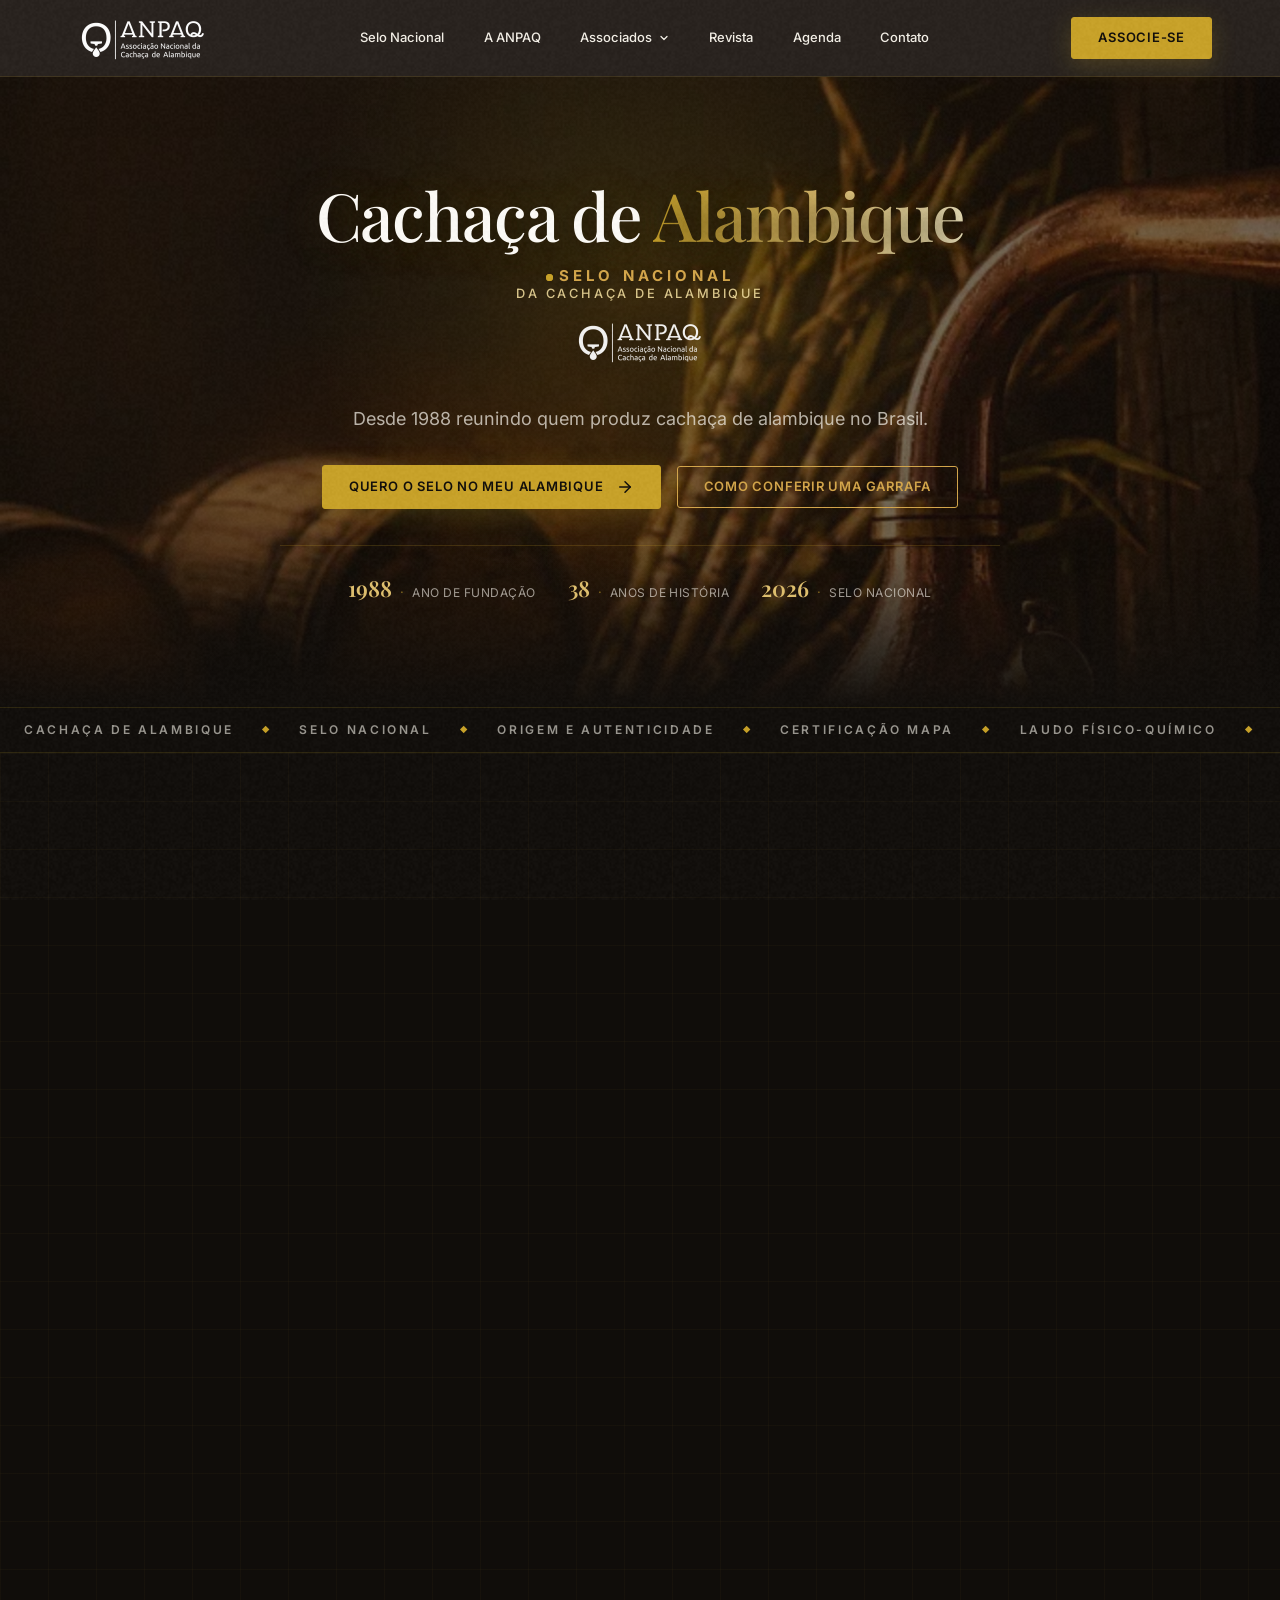
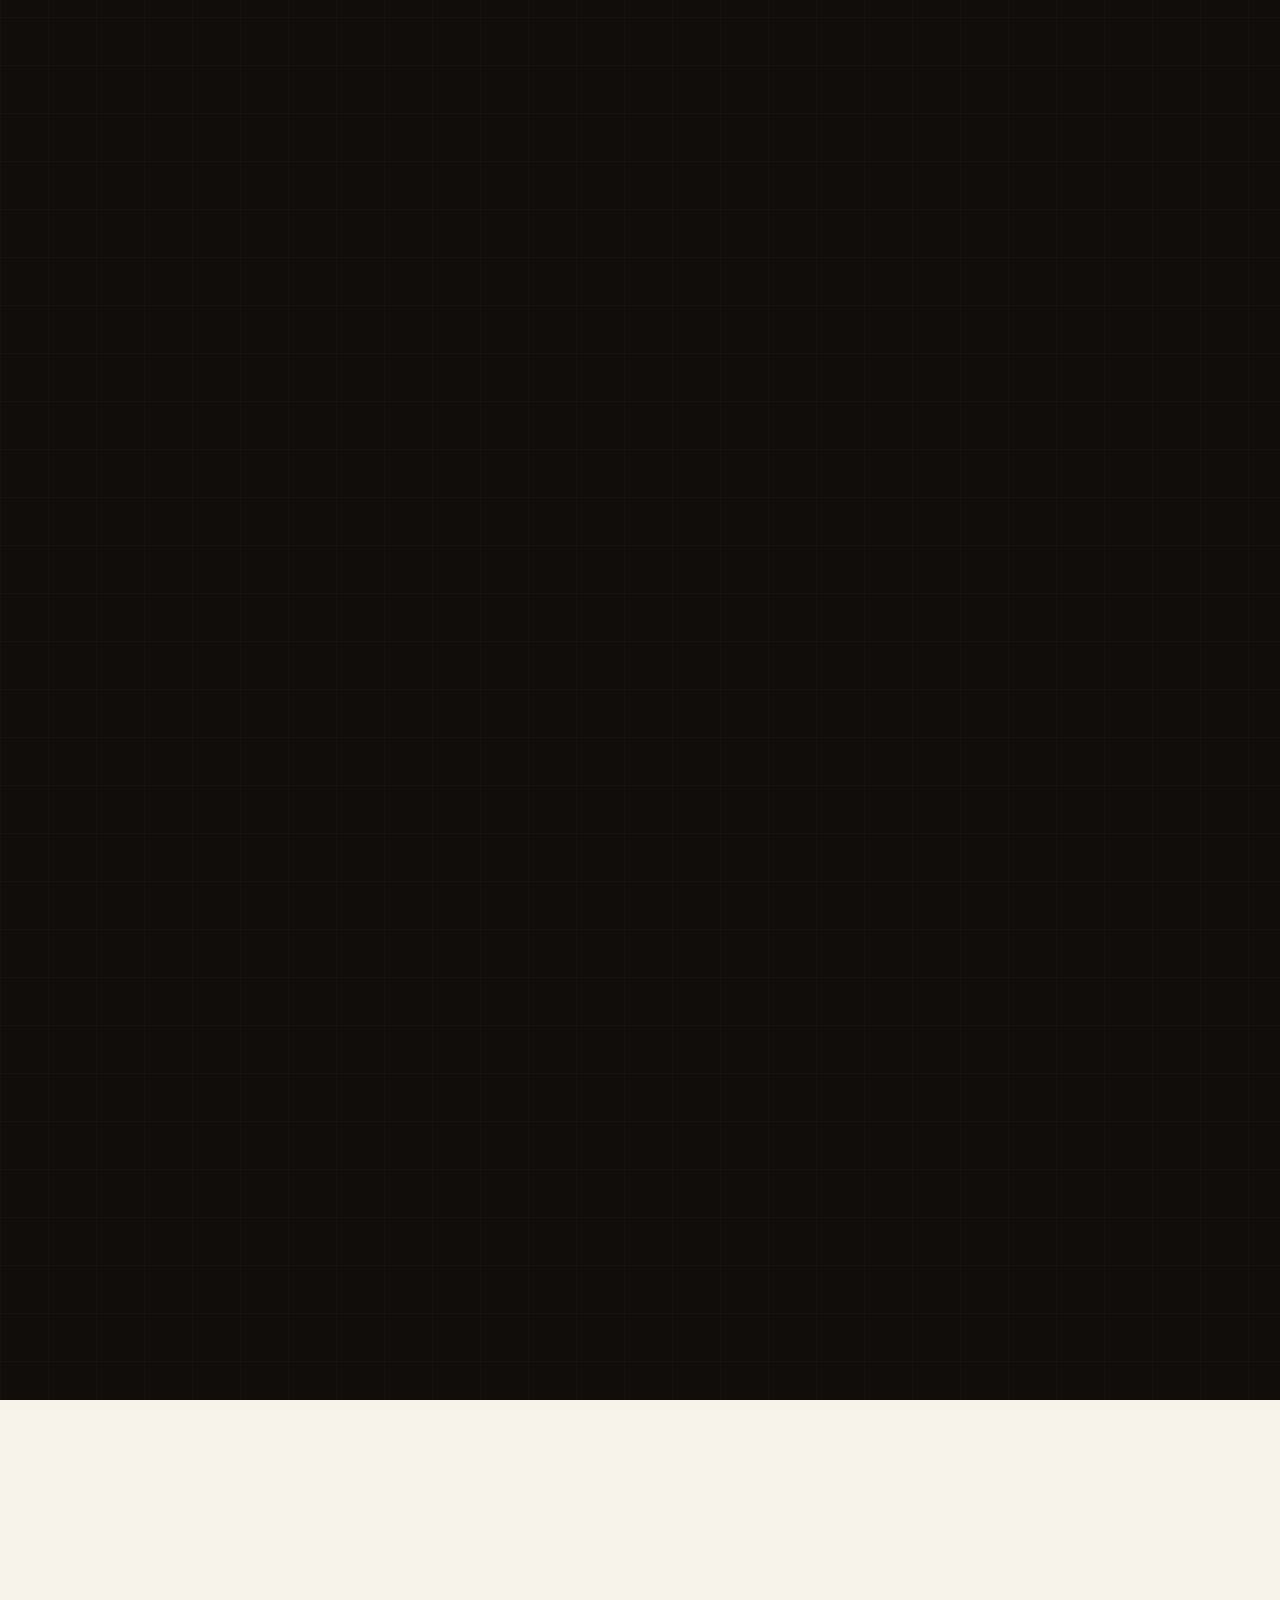
<file: index.html>
<!DOCTYPE html>
<html lang="pt-BR">
<head>
  <meta charset="utf-8"/>
  <meta name="viewport" content="width=device-width, initial-scale=1.0"/>
  <title>ANPAQ — Cachaça de Alambique e Selo Nacional</title>
  <meta name="description" content="Apoiando o setor da autêntica cachaça de alambique brasileira desde 1988. Conheça o Selo Nacional e os produtores associados."/>
  <link rel="canonical" href="https://anpaq.com.br/"/>
  <link rel="icon" href="/favicon.ico" sizes="any"/>
  <link rel="icon" type="image/png" sizes="32x32" href="/assets/img/favicon-32x32.png"/>
  <meta property="og:type" content="website"/>
  <meta property="og:url" content="https://anpaq.com.br/"/>
  <meta property="og:title" content="ANPAQ — Cachaça de Alambique e Selo Nacional"/>
  <meta property="og:description" content="Apoiando o setor da autêntica cachaça de alambique brasileira desde 1988. Conheça o Selo Nacional e os produtores associados."/>
  <meta property="og:image" content="https://anpaq.com.br/assets/img/og-default.jpg"/>
  <meta property="og:image:width" content="1200"/>
  <meta property="og:image:height" content="630"/>
  <meta property="og:site_name" content="ANPAQ — Associação Nacional da Cachaça de Alambique"/>
  <meta property="og:locale" content="pt_BR"/>
  <meta name="twitter:card" content="summary_large_image"/>
  <meta name="twitter:url" content="https://anpaq.com.br/"/>
  <meta name="twitter:title" content="ANPAQ — Cachaça de Alambique e Selo Nacional"/>
  <meta name="twitter:description" content="Apoiando o setor da autêntica cachaça de alambique brasileira desde 1988. Conheça o Selo Nacional e os produtores associados."/>
  <meta name="twitter:image" content="https://anpaq.com.br/assets/img/og-default.jpg"/>
  <script type="application/ld+json">
{
  "@context": "https://schema.org",
  "@type": "Organization",
  "name": "ANPAQ — Associação Nacional da Cachaça de Alambique",
  "alternateName": "ANPAQ",
  "url": "https://anpaq.com.br",
  "logo": "https://anpaq.com.br/assets/img/logo-anpaq.png",
  "foundingDate": "1988",
  "description": "Entidade representativa dos produtores de cachaça de alambique do Brasil desde 1988 e mantenedora do Selo Nacional da Cachaça de Alambique.",
  "address": {
    "@type": "PostalAddress",
    "streetAddress": "Rua Levindo Lopes, 333 — loja 08 — Funcionários",
    "addressLocality": "Belo Horizonte",
    "addressRegion": "MG",
    "postalCode": "30140-170",
    "addressCountry": "BR"
  },
  "contactPoint": [
    {
      "@type": "ContactPoint",
      "telephone": "+55-31-3442-9181",
      "contactType": "customer service",
      "areaServed": "BR",
      "availableLanguage": "Portuguese"
    },
    {
      "@type": "ContactPoint",
      "telephone": "+55-31-99828-7495",
      "contactType": "customer service",
      "areaServed": "BR",
      "availableLanguage": "Portuguese"
    }
  ]
}
  </script>
  <!-- Preload de Fontes Críticas Locais -->
  <link rel="preload" href="/assets/fonts/inter-variable-latin.woff2" as="font" type="font/woff2" crossorigin>
  <link rel="preload" href="/assets/fonts/playfair-display-variable-latin.woff2" as="font" type="font/woff2" crossorigin>
  <link rel="preload" href="/assets/img/bg-alambique-m.webp" as="image" type="image/webp" media="(max-width: 640px)" fetchpriority="high">
  <link rel="preload" href="/assets/img/bg-alambique.webp" as="image" type="image/webp" media="(min-width: 641px)" fetchpriority="high">
<link rel="stylesheet" href="/assets/site.css?v=20261113b"/>
</head>
<body>

  <!-- Link de Acessibilidade -->
  <a href="#main-content" class="skip-link">Pular para o conteúdo principal</a>

  <!-- ═══════════════ HEADER & NAV ═══════════════ -->
  <header class="site-header" id="site-header">
    <div class="container nav-container">
      <a href="/" class="nav-brand" aria-label="ANPAQ — Página inicial">
        <img src="/assets/img/logo-anpaq.webp" alt="ANPAQ — Associação Nacional da Cachaça de Alambique" class="nav-logo" width="160" height="51" decoding="async">
      </a>

      <!-- Menu Desktop -->
      <nav class="nav-menu" aria-label="Navegação principal">
        <div class="nav-item">
          <a href="/selo/" class="nav-link">Selo Nacional</a>
        </div>
        <div class="nav-item">
          <a href="/a-anpaq/" class="nav-link">A ANPAQ</a>
        </div>
        <div class="nav-item has-dropdown">
          <a href="/associados/" class="nav-link" aria-haspopup="true">
            Associados
            <svg class="chevron" width="12" height="12" viewBox="0 0 24 24" fill="none" stroke="currentColor" stroke-width="2.5" stroke-linecap="round" stroke-linejoin="round" aria-hidden="true"><polyline points="6 9 12 15 18 9"></polyline></svg>
          </a>
          <div class="nav-dropdown" role="menu">
            <a href="/associados/?tipo=produtor" class="dropdown-link" role="menuitem">Produtores</a>
            <a href="/associados/?tipo=fornecedor" class="dropdown-link" role="menuitem">Fornecedores</a>
          </div>
        </div>
        <div class="nav-item">
          <a href="/revista/" class="nav-link">Revista</a>
        </div>
        <div class="nav-item">
          <a href="/agenda/" class="nav-link">Agenda</a>
        </div>
        <div class="nav-item">
          <a href="/contato/" class="nav-link">Contato</a>
        </div>
      </nav>

      <!-- Ação Direita: Associe-se -->
      <div class="nav-actions">
        <a href="/associe-se/" class="btn btn-primary">Associe-se</a>
        <button class="nav-toggle" id="nav-toggle" aria-label="Abrir menu de navegação" aria-expanded="false" aria-controls="mobile-drawer">
          <svg width="24" height="24" viewBox="0 0 24 24" fill="none" stroke="currentColor" stroke-width="2" stroke-linecap="round" stroke-linejoin="round" aria-hidden="true"><line x1="3" y1="12" x2="21" y2="12"></line><line x1="3" y1="6" x2="21" y2="6"></line><line x1="3" y1="18" x2="21" y2="18"></line></svg>
        </button>
      </div>
    </div>
  </header>

  <!-- Gaveta Mobile em tela cheia -->
  <div class="mobile-drawer" id="mobile-drawer" role="dialog" aria-modal="true" aria-label="Menu de navegação">
    <div class="mobile-drawer-header">
      <a href="/" class="nav-brand" aria-label="ANPAQ — Página inicial">
        <img src="/assets/img/logo-anpaq.webp" alt="ANPAQ" class="nav-logo" width="140" height="45" decoding="async" loading="lazy">
      </a>
      <button class="btn-ghost" id="drawer-close" aria-label="Fechar menu" style="color:var(--anpaq-gold-400);font-size:1.5rem;padding:0.5rem;cursor:pointer;">
        ✕
      </button>
    </div>

    <nav class="mobile-nav-links" aria-label="Navegação mobile">
      <a href="/selo/" class="mobile-nav-link">Selo Nacional</a>
      <a href="/a-anpaq/" class="mobile-nav-link">A ANPAQ</a>
      <div>
        <a href="/associados/" class="mobile-nav-link mobile-dropdown-toggle" aria-expanded="false">
          Associados <span>▾</span>
        </a>
        <div class="mobile-submenu">
          <a href="/associados/?tipo=produtor" class="mobile-sub-link">Produtores</a>
          <a href="/associados/?tipo=fornecedor" class="mobile-sub-link">Fornecedores</a>
        </div>
      </div>
      <a href="/revista/" class="mobile-nav-link">Revista</a>
      <a href="/agenda/" class="mobile-nav-link">Agenda</a>
      <a href="/contato/" class="mobile-nav-link">Contato</a>
    </nav>

    <div class="mobile-drawer-footer">
      <a href="/associe-se/" class="btn btn-primary" style="width:100%;">Associe-se</a>
    </div>
  </div>

  <!-- ═══════════════ MAIN CONTENT ═══════════════ -->
  <main id="main-content">

    <!-- ─── 1. HERÓI (DOBRA 1) ─── -->
        <section class="hero" id="hero">
      <picture class="hero-bg">
        <source media="(min-width: 641px)" srcset="/assets/img/bg-alambique.webp" type="image/webp">
        <img src="/assets/img/bg-alambique-m.webp" alt="" fetchpriority="high" loading="eager" decoding="async" width="640" height="799">
      </picture>
      <div class="hero-overlay"></div>
      <div class="hero-glow"></div>

      <div class="container hero-content">
        <!-- 1. H1: Maior elemento -->
        <h1 class="hero-headline">
          Cachaça de <span class="shimmer">Alambique</span>
        </h1>

        <!-- 2. Bloco: Selo Nacional / da Cachaça de Alambique -->
        <div class="hero-selo-title">
          <span class="hero-selo-line1"><span class="pulse-dot"></span>Selo Nacional</span>
          <span class="hero-selo-line2">da Cachaça de Alambique</span>
        </div>

        <!-- 3. Logo Oficial ANPAQ -->
        <div class="hero-logo-wrap">
          <img src="/assets/img/logo-anpaq.webp" alt="ANPAQ — Associação Nacional da Cachaça de Alambique" class="hero-logo" width="180" height="58" decoding="async">
        </div>

        <!-- 4. Subtítulo Curto -->
        <p class="hero-subtitle">
          Desde 1988 reunindo quem produz cachaça de alambique no Brasil.
        </p>

        <!-- 5. Dois Botões de Ação -->
        <div class="hero-actions">
          <a href="/pre-cadastro/" class="btn btn-primary">
            Quero o selo no meu alambique
            <svg viewBox="0 0 24 24" fill="none" stroke="currentColor" stroke-width="2" stroke-linecap="round" stroke-linejoin="round" aria-hidden="true"><line x1="5" y1="12" x2="19" y2="12"></line><polyline points="12 5 19 12 12 19"></polyline></svg>
          </a>
          <a href="/selo/#conferir" class="btn btn-outline">
            Como conferir uma garrafa
          </a>
        </div>

        <!-- 6. Linha de Números -->
        <div class="hero-stats-strip">
          <div class="hero-stat-item">
            <span class="hero-stat-num">1988</span>
            <span class="hero-stat-sep">·</span>
            <span class="hero-stat-desc">Ano de fundação</span>
          </div>
          <div class="hero-stat-item">
            <span class="hero-stat-num">38</span>
            <span class="hero-stat-sep">·</span>
            <span class="hero-stat-desc">Anos de história</span>
          </div>
          <div class="hero-stat-item">
            <span class="hero-stat-num">2026</span>
            <span class="hero-stat-sep">·</span>
            <span class="hero-stat-desc">Selo Nacional</span>
          </div>
        </div>
      </div>
    </section>

    <!-- ─── FAIXA EDITORIAL CONTÍNUA (MARQUEE) ─── -->
    <div class="marquee-ribbon" aria-hidden="true">
      <div class="marquee-track">
        <span>Cachaça de Alambique</span><span class="marquee-diamond">◆</span>
        <span>Selo Nacional</span><span class="marquee-diamond">◆</span>
        <span>Origem e Autenticidade</span><span class="marquee-diamond">◆</span>
        <span>Certificação MAPA</span><span class="marquee-diamond">◆</span>
        <span>Laudo Físico-Químico</span><span class="marquee-diamond">◆</span>
        <span>Alambique de Cobre</span><span class="marquee-diamond">◆</span>
        <span>Rastreabilidade por QR Code</span><span class="marquee-diamond marquee-diamond--last">◆</span>
        <!-- Duplicação para loop contínuo -->
        <span class="marquee-dup">Cachaça de Alambique</span><span class="marquee-diamond marquee-dup">◆</span>
        <span class="marquee-dup">Selo Nacional</span><span class="marquee-diamond marquee-dup">◆</span>
        <span class="marquee-dup">Origem e Autenticidade</span><span class="marquee-diamond marquee-dup">◆</span>
        <span class="marquee-dup">Certificação MAPA</span><span class="marquee-diamond marquee-dup">◆</span>
        <span class="marquee-dup">Laudo Físico-Químico</span><span class="marquee-diamond marquee-dup">◆</span>
        <span class="marquee-dup">Alambique de Cobre</span><span class="marquee-diamond marquee-dup">◆</span>
        <span class="marquee-dup">Rastreabilidade por QR Code</span><span class="marquee-diamond marquee-dup">◆</span>
      </div>
    </div>

    <!-- ─── 2. O SELO NACIONAL (DOBRA 2 — FUNDO FOTOGRÁFICO) ─── -->
    <section class="section section--selo-feature grid-paper" id="selo-nacional" style="position:relative; overflow:hidden;">
      <div class="glow glow-gold" style="width:500px; height:500px; top:-120px; right:-100px;"></div>
      <div class="glow glow-warm" style="width:360px; height:360px; bottom:-80px; left:-80px;"></div>
      <div class="section-overlay"></div>
      <div class="container" style="position:relative; z-index:1;">
        <div class="section-header reveal">
          <span class="eyebrow" style="color:var(--anpaq-gold-300);"><span class="pulse-dot"></span>Padrão Oficial & Origem</span>
          <div class="gold-line"></div>
          <h2>O Selo Nacional da Cachaça de Alambique</h2>
          <p>
            Apresentado em abril de 2026 na UFLA e lançado na Expocachaça em agosto de 2026.
          </p>
        </div>

        <div class="selo-pillars-grid">
          <!-- Pilar 1: Certificação MAPA -->
          <div class="selo-pillar-card glass-card reveal">
            <div class="selo-pillar-icon">
              <svg viewBox="0 0 24 24" fill="none" stroke="currentColor" stroke-width="2" stroke-linecap="round" stroke-linejoin="round" aria-hidden="true"><path d="M12 22s8-4 8-10V5l-8-3-8 3v7c0 6 8 10 8 10z"></path></svg>
            </div>
            <h3 class="selo-pillar-title">Certificação pelo MAPA</h3>
            <p class="selo-pillar-desc">
              Passa por certificação pelo MAPA, o órgão federal que fiscaliza bebidas no Brasil.
            </p>
          </div>

          <!-- Pilar 2: Laudo Físico-Químico -->
          <div class="selo-pillar-card glass-card reveal reveal-delay-1">
            <div class="selo-pillar-icon">
              <svg viewBox="0 0 24 24" fill="none" stroke="currentColor" stroke-width="2" stroke-linecap="round" stroke-linejoin="round" aria-hidden="true"><path d="M10 2v7.31"></path><path d="M14 2v7.31"></path><path d="M8.5 2h7"></path><path d="M14 9.3a6.5 6.5 0 1 1-4 0"></path><path d="M5.52 16h12.96"></path></svg>
            </div>
            <h3 class="selo-pillar-title">Laudo físico-químico</h3>
            <p class="selo-pillar-desc">
              Tem laudo físico-químico de avaliação da qualidade do produto.
            </p>
          </div>

          <!-- Pilar 3: Código Serial e QR Code -->
          <div class="selo-pillar-card glass-card reveal reveal-delay-2">
            <div class="selo-pillar-icon">
              <svg viewBox="0 0 24 24" fill="none" stroke="currentColor" stroke-width="2" stroke-linecap="round" stroke-linejoin="round" aria-hidden="true"><rect x="3" y="3" width="7" height="7"></rect><rect x="14" y="3" width="7" height="7"></rect><rect x="14" y="14" width="7" height="7"></rect><rect x="3" y="14" width="7" height="7"></rect></svg>
            </div>
            <h3 class="selo-pillar-title">Código serial e QR Code</h3>
            <p class="selo-pillar-desc">
              Cada garrafa tem código serial e QR Code únicos por produtor.
            </p>
          </div>
        </div>

        <div style="text-align:center;" class="reveal">
          <a href="/selo/" class="btn btn-primary">
            Como funciona o selo
            <svg viewBox="0 0 24 24" fill="none" stroke="currentColor" stroke-width="2" stroke-linecap="round" stroke-linejoin="round" aria-hidden="true"><line x1="5" y1="12" x2="19" y2="12"></line><polyline points="12 5 19 12 12 19"></polyline></svg>
          </a>
        </div>
      </div>
    </section>

    <!-- ─── 3. PARA QUEM PRODUZ — "POR ONDE COMEÇAR" ─── -->
    <section class="section section--alt" id="como-obter">
      <div class="container">
        <div class="section-header reveal">
          <span class="eyebrow">Para quem produz</span>
          <div class="gold-line"></div>
          <h2>Por onde começar</h2>
          <p>O caminho do produtor até o Selo Nacional.</p>
        </div>

        <div class="steps reveal">
          <div class="step-item">
            <div class="step-num">01</div>
            <h3 class="step-title">Associação</h3>
            <p class="step-desc">
              Pré-cadastro e associação à ANPAQ.
            </p>
          </div>

          <div class="step-item">
            <div class="step-num">02</div>
            <h3 class="step-title">Certificação</h3>
            <p class="step-desc">
              Certificação pelo MAPA.
            </p>
          </div>

          <div class="step-item">
            <div class="step-num">03</div>
            <h3 class="step-title">Laudo</h3>
            <p class="step-desc">
              Laudo físico-químico de avaliação da qualidade do produto.
            </p>
          </div>

          <div class="step-item">
            <div class="step-num">04</div>
            <h3 class="step-title">Selo Nacional</h3>
            <p class="step-desc">
              Selo com código serial e QR Code únicos por produtor.
            </p>
          </div>
        </div>

        <div style="text-align:center; margin-top: clamp(var(--sp-8), 5vw, var(--sp-12));" class="reveal">
          <a href="/pre-cadastro/" class="btn btn-primary">
            Quero o selo no meu alambique
            <svg viewBox="0 0 24 24" fill="none" stroke="currentColor" stroke-width="2" stroke-linecap="round" stroke-linejoin="round" aria-hidden="true"><line x1="5" y1="12" x2="19" y2="12"></line><polyline points="12 5 19 12 12 19"></polyline></svg>
          </a>
        </div>
      </div>
    </section>

    <!-- ─── 4. QUEM SOMOS ─── -->
    <section class="section section--surface" id="quem-somos">
      <div class="container">
        <div class="split reveal">
          <div>
            <span class="eyebrow">Tradição & Representatividade</span>
            <div class="gold-line-left"></div>
            <h2>Apoiando a cachaça de alambique desde 1988</h2>
            <p>
              A ANPAQ (Associação Nacional de Cachaça de Alambique) foi criada em 1988, sendo denominada AMPAQ. Sua criação partiu da iniciativa de trinta pessoas físicas e jurídicas para apoiar o desenvolvimento do setor produtivo de cachaça.
            </p>
            <p>
              Os primeiros objetivos da associação permanecem até hoje e norteiam seu trabalho na defesa da produção em alambique, na qualificação técnica e na união dos produtores de todo o país.
            </p>
            <div style="margin-top: var(--sp-6);">
              <a href="/a-anpaq/" class="btn btn-outline">Conheça a ANPAQ</a>
            </div>
          </div>

          <div>
            <div class="card card--featured">
              <span class="badge badge-gold" style="align-self: flex-start; margin-bottom: var(--sp-4);"><span class="pulse-dot"></span>Entidade Nacional</span>
              <h3 style="margin-bottom: var(--sp-3);">Compromisso com o Produtor</h3>
              <p class="anpaq-quote" style="margin: var(--sp-3) 0 var(--sp-4);">
                "Apoiar o desenvolvimento do setor produtivo e valorizar a autêntica cachaça de alambique brasileira."
              </p>
              <p>
                Representamos alambiques de diversas regiões do Brasil, oferecendo suporte institucional, publicações técnicas e iniciativas de fortalecimento de mercado.
              </p>
              <div class="gold-line-left" style="margin: var(--sp-4) 0;"></div>
              <p style="font-size: var(--text-sm); color: var(--anpaq-text-muted); margin-bottom:0;">
                Sede em Belo Horizonte/MG · Atuação em âmbito nacional.
              </p>
            </div>
          </div>
        </div>
      </div>
    </section>

    <!-- ─── 5. REVISTA ─── -->
    <section class="section" id="publicacoes">
      <div class="container">
        <div class="section-header reveal">
          <span class="eyebrow">Nossa revista</span>
          <div class="gold-line"></div>
          <h2>Revista Cachaça de Alambique com Notícias</h2>
        </div>

        <div class="reveal" style="max-width: 680px; margin: 0 auto;">
          <div class="pub-card" style="margin: 0 auto;">
            <div class="pub-cover-wrap">
              <img src="/assets/img/revista-capa-101.webp" alt="Capa da Edição 101 da Revista da ANPAQ" class="pub-cover" loading="lazy" width="180" height="254" decoding="async">
            </div>
            <div class="pub-body">
              <div>
                <span class="badge badge-gold" style="margin-bottom: var(--sp-3);">Edição 101</span>
                <h3 style="margin-bottom: var(--sp-2);">Leia a revista da ANPAQ</h3>
                <p style="font-size: var(--text-sm); color: var(--anpaq-text-muted);">
                  Revista distribuída gratuitamente em todo o Brasil.
                </p>
              </div>
              <div style="margin-top: var(--sp-4);">
                <a href="/assets/revistas/revista-anpaq-101.pdf" target="_blank" rel="noopener" class="btn btn-primary">Ler edição</a>
              </div>
            </div>
          </div>
        </div>
      </div>
    </section>

    

    

    <!-- ─── 8. FAIXA FINAL DE CTA ─── -->
    <section class="cta-band grid-paper" id="faixa-cta" style="position:relative; overflow:hidden;">
      <div class="glow glow-gold" style="width:550px; height:550px; top:50%; left:50%; transform:translate(-50%, -50%); opacity:0.18;"></div>
      <div class="container" style="position:relative; z-index:1;">
        <div class="cta-band-content reveal">
          <div class="cta-band-text">
            <span class="eyebrow" style="color:var(--anpaq-gold-300);"><span class="pulse-dot"></span>Filiação Institucional</span>
            <h2>Faça parte da ANPAQ</h2>
            <p>
              Fortaleça a cachaça de alambique no Brasil, tenha acesso ao programa do Selo Nacional e integre a entidade que defende os produtores desde 1988.
            </p>
          </div>
          <div>
            <a href="/associe-se/" class="btn btn-primary">
              Quero me associar
              <svg viewBox="0 0 24 24" fill="none" stroke="currentColor" stroke-width="2" stroke-linecap="round" stroke-linejoin="round" aria-hidden="true"><line x1="5" y1="12" x2="19" y2="12"></line><polyline points="12 5 19 12 12 19"></polyline></svg>
            </a>
          </div>
        </div>
      </div>
    </section>

  </main>

  <!-- ═══════════════ FOOTER INSTITUCIONAL ═══════════════ -->
  <footer class="site-footer">
    <div class="container">
      <div class="footer-grid">
        <!-- Coluna 1: Marca & Frase -->
        <div class="footer-col-brand">
          <a href="/" aria-label="ANPAQ — Início">
            <img src="/assets/img/logo-anpaq.webp" alt="ANPAQ Logo" class="footer-logo" width="160" height="51" loading="lazy" decoding="async">
          </a>
          <p class="footer-brand-desc">
            A Associação Nacional da Cachaça de Alambique apoia e desenvolve o setor produtivo da autêntica cachaça de alambique brasileira desde 1988.
          </p>
        </div>

        <!-- Coluna 2: Navegação -->
        <div>
          <div class="footer-col-title">Navegação</div>
          <ul class="footer-links">
            <li><a href="/selo/" class="footer-link">Selo Nacional</a></li>
            <li><a href="/a-anpaq/" class="footer-link">A ANPAQ</a></li>
            <li><a href="/associados/" class="footer-link">Associados</a></li>
            <li><a href="/revista/" class="footer-link">Revista</a></li>
            <li><a href="/agenda/" class="footer-link">Agenda</a></li>
            <li><a href="/contato/" class="footer-link">Contato</a></li>
            <li><a href="/associe-se/" class="footer-link" style="color:var(--anpaq-gold-400);font-weight:600;">Associe-se</a></li>
          </ul>
        </div>

        <!-- Coluna 3: Contato -->
        <div>
          <div class="footer-col-title">Contato & Sede</div>
          <div class="footer-contact-list">
            <div class="footer-contact-item">
              <svg viewBox="0 0 24 24" fill="none" stroke="currentColor" stroke-width="2" stroke-linecap="round" stroke-linejoin="round" aria-hidden="true"><path d="M21 10c0 7-9 13-9 13s-9-6-9-13a9 9 0 0 1 18 0z"></path><circle cx="12" cy="10" r="3"></circle></svg>
              <span>Rua Levindo Lopes, 333 — loja 08 — Funcionários<br/>30140-170 — Belo Horizonte/MG</span>
            </div>
            <div class="footer-contact-item">
              <svg viewBox="0 0 24 24" fill="none" stroke="currentColor" stroke-width="2" stroke-linecap="round" stroke-linejoin="round" aria-hidden="true"><path d="M22 16.92v3a2 2 0 0 1-2.18 2 19.79 19.79 0 0 1-8.63-3.07 19.5 19.5 0 0 1-6-6 19.79 19.79 0 0 1-3.07-8.67A2 2 0 0 1 4.11 2h3a2 2 0 0 1 2 1.72 12.84 12.84 0 0 0 .7 2.81 2 2 0 0 1-.45 2.11L8.09 9.91a16 16 0 0 0 6 6l1.27-1.27a2 2 0 0 1 2.11-.45 12.84 12.84 0 0 0 2.81.7A2 2 0 0 1 22 16.92z"></path></svg>
              <span><span class="footer-phone-fixo">(31) 3442-9181</span> · <a href="https://wa.me/5531998287495" target="_blank" rel="noopener" class="footer-whatsapp-link" aria-label="Falar com a ANPAQ pelo WhatsApp"><svg viewBox="0 0 24 24" width="16" height="16" fill="currentColor" aria-hidden="true"><path d="M17.472 14.382c-.297-.149-1.758-.867-2.03-.967-.273-.099-.471-.148-.67.15-.197.297-.767.966-.94 1.164-.173.199-.347.223-.644.075-.297-.15-1.255-.463-2.39-1.475-.883-.788-1.48-1.761-1.653-2.059-.173-.297-.018-.458.13-.606.134-.133.298-.347.446-.52.149-.174.198-.298.298-.497.099-.198.05-.371-.025-.52-.075-.149-.669-1.612-.916-2.207-.242-.579-.487-.5-.669-.51-.173-.008-.371-.01-.57-.01-.198 0-.52.074-.792.372-.272.297-1.04 1.016-1.04 2.479 0 1.462 1.065 2.875 1.213 3.074.149.198 2.096 3.2 5.077 4.487.709.306 1.262.489 1.694.625.712.227 1.36.195 1.871.118.571-.085 1.758-.719 2.006-1.413.248-.694.248-1.289.173-1.413-.074-.124-.272-.198-.57-.347m-5.421 7.403h-.004a9.87 9.87 0 01-5.031-1.378l-.361-.214-3.741.982.998-3.648-.235-.374a9.86 9.86 0 01-1.51-5.26c.001-5.45 4.436-9.884 9.888-9.884 2.64 0 5.122 1.03 6.988 2.898a9.825 9.825 0 012.893 6.994c-.003 5.45-4.437 9.884-9.885 9.884m8.413-18.297A11.815 11.815 0 0012.05 0C5.495 0 .16 5.335.157 11.892c0 2.096.547 4.142 1.588 5.945L.057 24l6.305-1.654a11.882 11.882 0 005.683 1.448h.005c6.554 0 11.89-5.335 11.893-11.893a11.821 11.821 0 00-3.48-8.413Z"/></svg>(31) 99828-7495</a></span>
            </div>
            <div class="footer-contact-item">
              <svg viewBox="0 0 24 24" fill="none" stroke="currentColor" stroke-width="2" stroke-linecap="round" stroke-linejoin="round" aria-hidden="true"><circle cx="12" cy="12" r="10"></circle><polyline points="12 6 12 12 16 14"></polyline></svg>
              <span>Atendimento: 09h às 14h</span>
            </div>
          </div>
        </div>
      </div>

      <!-- Linha final legal -->
      <div class="footer-bottom">
        <p class="footer-legal-warning">Beba com moderação. Venda proibida para menores de 18 anos.</p>
        <p>&copy; 2026 ANPAQ — Associação Nacional da Cachaça de Alambique. Todos os direitos reservados.</p>
        <div class="footer-meta-links">
          <a href="/privacidade/">Política de Privacidade</a>
        </div>
      </div>
    </div>
  </footer>

  <!-- Scripts -->
  

  <script src="/assets/config.js?v=20261107a" defer></script>
  <script src="/assets/site.js?v=20261113b" defer></script>
</body>
</html>
</file>
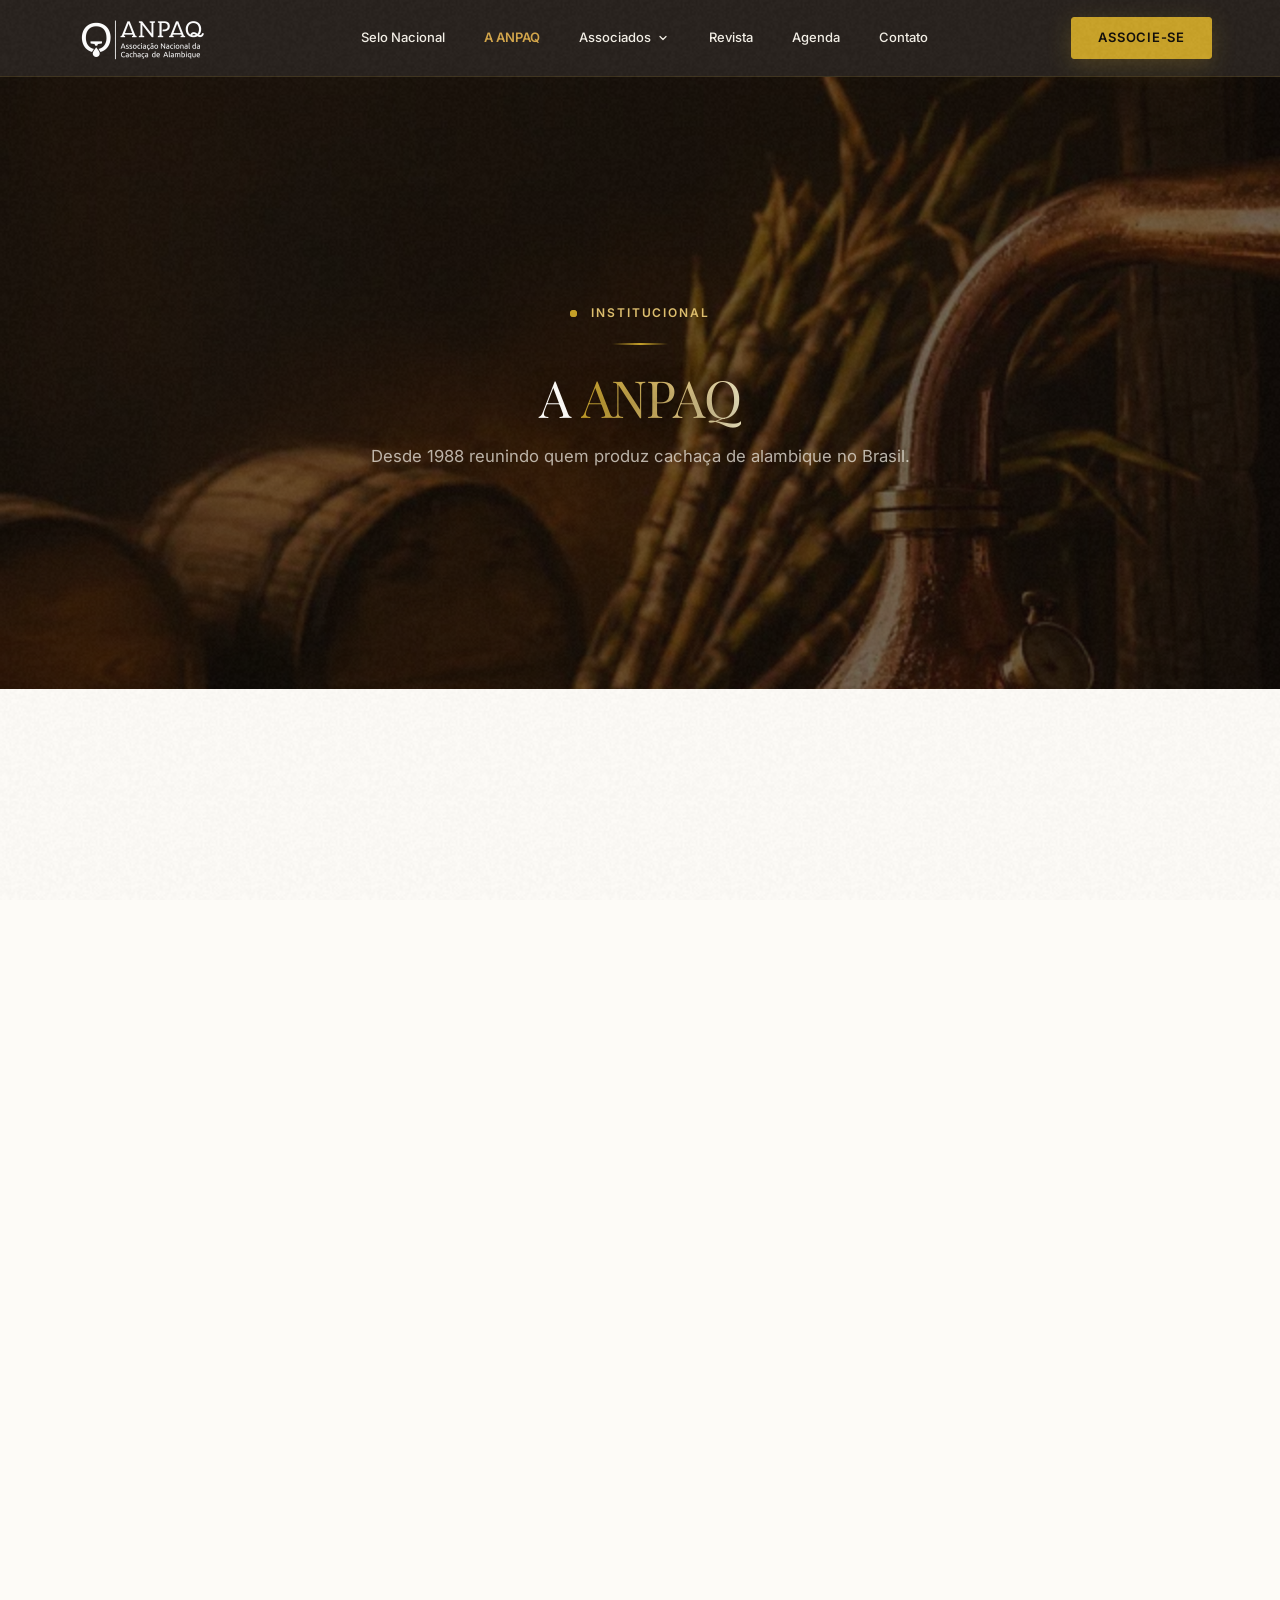
<file: a-anpaq/index.html>
<!DOCTYPE html>
<html lang="pt-BR">
<head>
  <meta charset="utf-8"/>
  <meta name="viewport" content="width=device-width, initial-scale=1.0"/>
  <title>A ANPAQ | Associação Nacional da Cachaça de Alambique</title>
  <meta name="description" content="Fundada em 1988, a ANPAQ apoia, une e desenvolve os produtores e a cadeia produtiva da cachaça de alambique no Brasil."/>
  <link rel="canonical" href="https://anpaq.com.br/a-anpaq/"/>
  <link rel="icon" href="/favicon.ico" sizes="any"/>
  <link rel="icon" type="image/png" sizes="32x32" href="/assets/img/favicon-32x32.png"/>
  <meta property="og:type" content="website"/>
  <meta property="og:url" content="https://anpaq.com.br/a-anpaq/"/>
  <meta property="og:title" content="A ANPAQ | Associação Nacional da Cachaça de Alambique"/>
  <meta property="og:description" content="Fundada em 1988, a ANPAQ apoia, une e desenvolve os produtores e a cadeia produtiva da cachaça de alambique no Brasil."/>
  <meta property="og:image" content="https://anpaq.com.br/assets/img/og-default.jpg"/>
  <meta property="og:image:width" content="1200"/>
  <meta property="og:image:height" content="630"/>
  <meta property="og:site_name" content="ANPAQ — Associação Nacional da Cachaça de Alambique"/>
  <meta property="og:locale" content="pt_BR"/>
  <meta name="twitter:card" content="summary_large_image"/>
  <meta name="twitter:url" content="https://anpaq.com.br/a-anpaq/"/>
  <meta name="twitter:title" content="A ANPAQ | Associação Nacional da Cachaça de Alambique"/>
  <meta name="twitter:description" content="Fundada em 1988, a ANPAQ apoia, une e desenvolve os produtores e a cadeia produtiva da cachaça de alambique no Brasil."/>
  <meta name="twitter:image" content="https://anpaq.com.br/assets/img/og-default.jpg"/>
  <script type="application/ld+json">
{
  "@context": "https://schema.org",
  "@type": "BreadcrumbList",
  "itemListElement": [
    {
      "@type": "ListItem",
      "position": 1,
      "name": "Início",
      "item": "https://anpaq.com.br/"
    },
    {
      "@type": "ListItem",
      "position": 2,
      "name": "A ANPAQ",
      "item": "https://anpaq.com.br/a-anpaq/"
    }
  ]
}
  </script>
  <!-- Preload de Fontes Críticas Locais -->
  <link rel="preload" href="/assets/fonts/inter-variable-latin.woff2" as="font" type="font/woff2" crossorigin>
  <link rel="preload" href="/assets/fonts/playfair-display-variable-latin.woff2" as="font" type="font/woff2" crossorigin>
  <link rel="preload" href="/assets/img/bg-alambique-m.webp" as="image" type="image/webp" media="(max-width: 640px)" fetchpriority="high">
  <link rel="preload" href="/assets/img/bg-alambique.webp" as="image" type="image/webp" media="(min-width: 641px)" fetchpriority="high">
<link rel="stylesheet" href="/assets/site.css?v=20261113b"/>
</head>
<body>

  <!-- Link de Acessibilidade -->
  <a href="#main-content" class="skip-link">Pular para o conteúdo principal</a>

  <!-- ═══════════════ HEADER & NAV ═══════════════ -->
  <header class="site-header" id="site-header">
    <div class="container nav-container">
      <a href="/" class="nav-brand" aria-label="ANPAQ — Página inicial">
        <img src="/assets/img/logo-anpaq.webp" alt="ANPAQ — Associação Nacional da Cachaça de Alambique" class="nav-logo" width="160" height="51" decoding="async">
      </a>

      <!-- Menu Desktop -->
      <nav class="nav-menu" aria-label="Navegação principal">
        <div class="nav-item">
          <a href="/selo/" class="nav-link">Selo Nacional</a>
        </div>
        <div class="nav-item active">
          <a href="/a-anpaq/" class="nav-link" aria-current="page">A ANPAQ</a>
        </div>
        <div class="nav-item has-dropdown">
          <a href="/associados/" class="nav-link" aria-haspopup="true">
            Associados
            <svg class="chevron" width="12" height="12" viewBox="0 0 24 24" fill="none" stroke="currentColor" stroke-width="2.5" stroke-linecap="round" stroke-linejoin="round" aria-hidden="true"><polyline points="6 9 12 15 18 9"></polyline></svg>
          </a>
          <div class="nav-dropdown" role="menu">
            <a href="/associados/?tipo=produtor" class="dropdown-link" role="menuitem">Produtores</a>
            <a href="/associados/?tipo=fornecedor" class="dropdown-link" role="menuitem">Fornecedores</a>
          </div>
        </div>
        <div class="nav-item">
          <a href="/revista/" class="nav-link">Revista</a>
        </div>

        <div class="nav-item">
          <a href="/agenda/" class="nav-link">Agenda</a>
        </div>
        <div class="nav-item">
          <a href="/contato/" class="nav-link">Contato</a>
        </div>
      </nav>

      <!-- Ação Direita: Associe-se -->
      <div class="nav-actions">
        <a href="/associe-se/" class="btn btn-primary">Associe-se</a>
        <button class="nav-toggle" id="nav-toggle" aria-label="Abrir menu de navegação" aria-expanded="false" aria-controls="mobile-drawer">
          <svg width="24" height="24" viewBox="0 0 24 24" fill="none" stroke="currentColor" stroke-width="2" stroke-linecap="round" stroke-linejoin="round" aria-hidden="true"><line x1="3" y1="12" x2="21" y2="12"></line><line x1="3" y1="6" x2="21" y2="6"></line><line x1="3" y1="18" x2="21" y2="18"></line></svg>
        </button>
      </div>
    </div>
  </header>

  <!-- Gaveta Mobile em tela cheia -->
  <div class="mobile-drawer" id="mobile-drawer" role="dialog" aria-modal="true" aria-label="Menu de navegação">
    <div class="mobile-drawer-header">
      <a href="/" class="nav-brand" aria-label="ANPAQ — Página inicial">
        <img src="/assets/img/logo-anpaq.webp" alt="ANPAQ" class="nav-logo" width="140" height="45" decoding="async" loading="lazy">
      </a>
      <button class="btn-ghost" id="drawer-close" aria-label="Fechar menu" style="color:var(--anpaq-gold-400);font-size:1.5rem;padding:0.5rem;cursor:pointer;">
        ✕
      </button>
    </div>

    <nav class="mobile-nav-links" aria-label="Navegação mobile">
      <a href="/selo/" class="mobile-nav-link">Selo Nacional</a>
      <a href="/a-anpaq/" class="mobile-nav-link" aria-current="page">A ANPAQ</a>
      <div>
        <a href="/associados/" class="mobile-nav-link mobile-dropdown-toggle" aria-expanded="false">
          Associados <span>▾</span>
        </a>
        <div class="mobile-submenu">
          <a href="/associados/?tipo=produtor" class="mobile-sub-link">Produtores</a>
          <a href="/associados/?tipo=fornecedor" class="mobile-sub-link">Fornecedores</a>
        </div>
      </div>
      <a href="/revista/" class="mobile-nav-link">Revista</a>

      <a href="/agenda/" class="mobile-nav-link">Agenda</a>
      <a href="/contato/" class="mobile-nav-link">Contato</a>
    </nav>

    <div class="mobile-drawer-footer">
      <a href="/associe-se/" class="btn btn-primary" style="width:100%;">Associe-se</a>
    </div>
  </div>

  <!-- ═══════════════ MAIN CONTENT ═══════════════ -->
  <main id="main-content">

    <!-- ─── 1. HERÓI DA PÁGINA ─── -->
        <section class="page-hero">
      <picture class="page-hero-bg">
        <source media="(min-width: 641px)" srcset="/assets/img/bg-alambique.webp" type="image/webp">
        <img src="/assets/img/bg-alambique-m.webp" alt="" fetchpriority="high" loading="eager" decoding="async" width="640" height="799">
      </picture>
      <div class="page-hero-overlay"></div>
      <div class="container page-hero-content">
        <span class="eyebrow" style="color:var(--anpaq-gold-300);"><span class="pulse-dot"></span>Institucional</span>
        <div class="gold-line"></div>
        <h1 class="page-hero-title">A <span class="shimmer">ANPAQ</span></h1>
        <p class="page-hero-subtitle">
          Desde 1988 reunindo quem produz cachaça de alambique no Brasil.
        </p>
      </div>
    </section>

    <!-- ─── 2. NOSSA HISTÓRIA ─── -->
    <section class="section section--surface" id="historia">
      <div class="container">
        <div class="split reveal">
          <div>
            <span class="eyebrow">Origem & Trajetória</span>
            <div class="gold-line-left"></div>
            <h2>A entidade pioneira do setor da cachaça</h2>
            <p>
              A ANPAQ (Associação Nacional da Cachaça de Alambique) foi criada em 1988, sendo denominada inicialmente AMPAQ. Sua criação partiu da iniciativa de trinta pessoas físicas e jurídicas unidas para apoiar e qualificar o desenvolvimento do setor produtivo.
            </p>
            <p>
              Sendo a entidade ligada à cachaça mais antiga do Brasil, sua existência é marcada por conquistas fundamentais para a valorização da bebida em todo o território nacional. Dela originaram-se outras entidades representativas, consolidando a união do setor em torno do processo de produção em alambique.
            </p>
            <p>
              Ao longo de sua história, a associação passou a receber integrantes de toda a cadeia produtiva e de valor em todos os estados da Federação — produtores, engarrafadores, fornecedores de insumos, equipamentos e especialistas técnicos —, trabalhando de forma contínua para difundir, promover e defender a cachaça de alambique brasileira.
            </p>
          </div>

          <div>
            <div class="card card--featured">
              <span class="badge badge-gold" style="align-self:flex-start; margin-bottom:var(--sp-4);">Desde 1988</span>
              <h3 style="margin-bottom:var(--sp-3);">Pioneirismo e Compromisso</h3>
              <p style="color:var(--anpaq-text-muted); font-size:var(--text-base);">
                "A ANPAQ não veio para competir ou sobrepor, mas para somar com as demais entidades representativas do setor em prol da verdadeira cachaça de alambique."
              </p>
              <div class="gold-line-left" style="margin:var(--sp-4) 0;"></div>
              <p style="font-size:var(--text-sm); color:var(--anpaq-text-muted); margin-bottom:0;">
                Sede em Belo Horizonte/MG · Atuação em âmbito nacional.
              </p>
            </div>
          </div>
        </div>

        <!-- Linha do Tempo com Marcos Confirmados -->
        <div style="margin-top: clamp(var(--sp-12), 6vw, var(--sp-20));">
          <div class="section-header reveal">
            <span class="eyebrow">Evolução Histórica</span>
            <div class="gold-line"></div>
            <h3>Marcos da nossa trajetória</h3>
          </div>

          <div class="timeline reveal">
            <!-- Marco 1988 -->
            <div class="timeline-item">
              <span class="timeline-date-badge">1988</span>
              <h3 class="timeline-title">Fundação Pioneira</h3>
              <p class="timeline-desc">
                Fundação da associação por trinta pessoas físicas e jurídicas para apoiar e estruturar o desenvolvimento do setor produtivo da cachaça de alambique.
              </p>
            </div>

<!-- Marco Estatutário 2016 -->
            <div class="timeline-item">
              <span class="timeline-date-badge">2016</span>
              <h3 class="timeline-title">Nacionalização</h3>
              <p class="timeline-desc">
                Passagem de AMPAQ para ANPAQ, aprovada em Assembleia Geral Extraordinária.
              </p>
            </div>

            <!-- Marco 2026 -->
            <div class="timeline-item" style="grid-column: 1 / -1;">
              <span class="timeline-date-badge">2026</span>
              <h3 class="timeline-title">Selo Nacional da Cachaça de Alambique</h3>
              <p class="timeline-desc">
                Apresentação do Selo Nacional na UFLA (abril) e lançamento na Expocachaça (agosto).
              </p>
            </div>
          </div>
        </div>

      </div>
    </section>

    <!-- ─── 3. O QUE A ANPAQ FAZ (6 CARDS) ─── -->
    <section class="section section--alt" id="atuacao">
      <div class="container">
        <div class="section-header reveal">
          <span class="eyebrow">Objetivos Institucionais</span>
          <div class="gold-line"></div>
          <h2>O que a ANPAQ faz</h2>
          <p>Ações permanentes para defender, qualificar e promover a cadeia produtiva em todo o Brasil.</p>
        </div>

        <div class="selo-pillars-grid">
          <!-- Card 1 -->
          <div class="card reveal">
            <div class="selo-pillar-icon">
              <svg viewBox="0 0 24 24" fill="none" stroke="currentColor" stroke-width="2" stroke-linecap="round" stroke-linejoin="round" aria-hidden="true"><path d="M12 22s8-4 8-10V5l-8-3-8 3v7c0 6 8 10 8 10z"></path></svg>
            </div>
            <h3 class="selo-pillar-title" style="color:var(--anpaq-text-dark);">Representação institucional</h3>
            <p class="selo-pillar-desc" style="color:var(--anpaq-text-muted);">
              Atuação legítima e representação política e institucional da cadeia produtiva junto às autoridades públicas e entidades do setor.
            </p>
          </div>

          <!-- Card 2 -->
          <div class="card reveal reveal-delay-1">
            <div class="selo-pillar-icon">
              <svg viewBox="0 0 24 24" fill="none" stroke="currentColor" stroke-width="2" stroke-linecap="round" stroke-linejoin="round" aria-hidden="true"><circle cx="12" cy="12" r="10"></circle><polyline points="12 6 12 12 14 14"></polyline></svg>
            </div>
            <h3 class="selo-pillar-title" style="color:var(--anpaq-text-dark);">Identidade e qualidade</h3>
            <p class="selo-pillar-desc" style="color:var(--anpaq-text-muted);">
              Estabelecimento e difusão das diretrizes relativas à identidade e aos padrões técnicos da cachaça de alambique.
            </p>
          </div>

          <!-- Card 3 -->
          <div class="card reveal reveal-delay-2">
            <div class="selo-pillar-icon">
              <svg viewBox="0 0 24 24" fill="none" stroke="currentColor" stroke-width="2" stroke-linecap="round" stroke-linejoin="round" aria-hidden="true"><polygon points="12 2 15.09 8.26 22 9.27 17 14.14 18.18 21.02 12 17.77 5.82 21.02 7 14.14 2 9.27 8.91 8.26 12 2"></polygon></svg>
            </div>
            <h3 class="selo-pillar-title" style="color:var(--anpaq-text-dark);">Promoção e marketing</h3>
            <p class="selo-pillar-desc" style="color:var(--anpaq-text-muted);">
              Divulgação e valorização da cachaça de alambique em feiras de negócios, eventos setoriais e campanhas de alcance nacional.
            </p>
          </div>

          <!-- Card 4 -->
          <div class="card reveal">
            <div class="selo-pillar-icon">
              <svg viewBox="0 0 24 24" fill="none" stroke="currentColor" stroke-width="2" stroke-linecap="round" stroke-linejoin="round" aria-hidden="true"><path d="M4 19.5A2.5 2.5 0 0 1 6.5 17H20"></path><path d="M6.5 2H20v20H6.5A2.5 2.5 0 0 1 4 19.5v-15A2.5 2.5 0 0 1 6.5 2z"></path></svg>
            </div>
            <h3 class="selo-pillar-title" style="color:var(--anpaq-text-dark);">Pesquisa e ciência</h3>
            <p class="selo-pillar-desc" style="color:var(--anpaq-text-muted);">
              Parcerias sólidas com centros de pesquisa e universidades (como a UFLA) para promover inovação técnica e aprimoramento constante.
            </p>
          </div>

          <!-- Card 5 -->
          <div class="card reveal reveal-delay-1">
            <div class="selo-pillar-icon">
              <svg viewBox="0 0 24 24" fill="none" stroke="currentColor" stroke-width="2" stroke-linecap="round" stroke-linejoin="round" aria-hidden="true"><path d="M17 21v-2a4 4 0 0 0-4-4H5a4 4 0 0 0-4 4v2"></path><circle cx="9" cy="7" r="4"></circle><path d="M23 21v-2a4 4 0 0 0-3-3.87"></path><path d="M16 3.13a4 4 0 0 1 0 7.75"></path></svg>
            </div>
            <h3 class="selo-pillar-title" style="color:var(--anpaq-text-dark);">Cursos e capacitação</h3>
            <p class="selo-pillar-desc" style="color:var(--anpaq-text-muted);">
              Apoio e fomento à realização de treinamentos de formação para produtores, alambiqueiros e técnicos do setor de bebidas.
            </p>
          </div>

          <!-- Card 6 -->
          <div class="card reveal reveal-delay-2">
            <div class="selo-pillar-icon">
              <svg viewBox="0 0 24 24" fill="none" stroke="currentColor" stroke-width="2" stroke-linecap="round" stroke-linejoin="round" aria-hidden="true"><circle cx="12" cy="12" r="3"></circle><path d="M19.4 15a1.65 1.65 0 0 0 .33 1.82l.06.06a2 2 0 0 1 0 2.83 2 2 0 0 1-2.83 0l-.06-.06a1.65 1.65 0 0 0-1.82-.33 1.65 1.65 0 0 0-1 1.51V21a2 2 0 0 1-2 2 2 2 0 0 1-2-2v-.09A1.65 1.65 0 0 0 9 19.4a1.65 1.65 0 0 0-1.82.33l-.06.06a2 2 0 0 1-2.83 0 2 2 0 0 1 0-2.83l.06-.06a1.65 1.65 0 0 0 .33-1.82 1.65 1.65 0 0 0-1.51-1H3a2 2 0 0 1-2-2 2 2 0 0 1 2-2h.09A1.65 1.65 0 0 0 4.6 9a1.65 1.65 0 0 0-.33-1.82l-.06-.06a2 2 0 0 1 0-2.83 2 2 0 0 1 2.83 0l.06.06a1.65 1.65 0 0 0 1.82.33H9a1.65 1.65 0 0 0 1-1.51V3a2 2 0 0 1 2-2 2 2 0 0 1 2 2v.09a1.65 1.65 0 0 0 1 1.51 1.65 1.65 0 0 0 1.82-.33l.06-.06a2 2 0 0 1 2.83 0 2 2 0 0 1 0 2.83l-.06.06a1.65 1.65 0 0 0-.33 1.82V9a1.65 1.65 0 0 0 1.51 1H21a2 2 0 0 1 2 2 2 2 0 0 1-2 2h-.09a1.65 1.65 0 0 0-1.51 1z"></path></svg>
            </div>
            <h3 class="selo-pillar-title" style="color:var(--anpaq-text-dark);">Apoio aos associados</h3>
            <p class="selo-pillar-desc" style="color:var(--anpaq-text-muted);">
              Assessoria técnica, mercadológica e institucional para conectar e fortalecer alambiques e fornecedores em todo o país.
            </p>
          </div>
        </div>
      </div>
    </section>

    <!-- ─── 4. DIRETORIA 2025–2027 ─── -->
    
    <section class="section section--surface" id="diretoria">
      <div class="container">
        <div class="section-header reveal">
          <span class="eyebrow">Governança</span>
          <div class="gold-line"></div>
          <h2>Diretoria Executiva</h2>
          <p>
            Gestão 2025–2027 da Associação Nacional da Cachaça de Alambique.

          </p>
        </div>

        <div class="directors-grid reveal">
          <!-- Presidente -->
          <div class="director-card">
            <span class="director-role">Diretor Presidente</span>
            <h3 class="director-name">Antônio Sérgio Peixoto Maciel</h3>
            <div class="director-meta">
              <div class="director-meta-item">
                <svg viewBox="0 0 24 24" fill="none" stroke="currentColor" stroke-width="2" stroke-linecap="round" stroke-linejoin="round" aria-hidden="true"><path d="M21 10c0 7-9 13-9 13s-9-6-9-13a9 9 0 0 1 18 0z"></path><circle cx="12" cy="10" r="3"></circle></svg>
                <span>Piranga / MG</span>
              </div>
              <div class="director-meta-item">
                <svg viewBox="0 0 24 24" fill="none" stroke="currentColor" stroke-width="2" stroke-linecap="round" stroke-linejoin="round" aria-hidden="true"><path d="M6 2L3 6v14a2 2 0 0 0 2 2h14a2 2 0 0 0 2-2V6l-3-4z"></path><line x1="3" y1="6" x2="21" y2="6"></line><path d="M16 10a4 4 0 0 1-8 0"></path></svg>
                <span>Cachaça Vale do Piranga</span>
              </div>
            </div>
          </div>

          <!-- Administração e Finanças -->
          <div class="director-card">
            <span class="director-role">Diretor de Administração e Finanças</span>
            <h3 class="director-name">Geraldo Filgueiras Neto</h3>
            <div class="director-meta">
              <div class="director-meta-item">
                <svg viewBox="0 0 24 24" fill="none" stroke="currentColor" stroke-width="2" stroke-linecap="round" stroke-linejoin="round" aria-hidden="true"><path d="M21 10c0 7-9 13-9 13s-9-6-9-13a9 9 0 0 1 18 0z"></path><circle cx="12" cy="10" r="3"></circle></svg>
                <span>Papagaios / MG</span>
              </div>
              <div class="director-meta-item">
                <svg viewBox="0 0 24 24" fill="none" stroke="currentColor" stroke-width="2" stroke-linecap="round" stroke-linejoin="round" aria-hidden="true"><path d="M6 2L3 6v14a2 2 0 0 0 2 2h14a2 2 0 0 0 2-2V6l-3-4z"></path><line x1="3" y1="6" x2="21" y2="6"></line><path d="M16 10a4 4 0 0 1-8 0"></path></svg>
                <span>Cachaça do Padre</span>
              </div>
            </div>
          </div>

          <!-- Técnico e Desenvolvimento -->
          <div class="director-card">
            <span class="director-role">Diretor Técnico e de Desenvolvimento</span>
            <h3 class="director-name">Paulo Ricardo Ramos da Costa</h3>
            <div class="director-meta">
              <div class="director-meta-item">
                <svg viewBox="0 0 24 24" fill="none" stroke="currentColor" stroke-width="2" stroke-linecap="round" stroke-linejoin="round" aria-hidden="true"><path d="M21 10c0 7-9 13-9 13s-9-6-9-13a9 9 0 0 1 18 0z"></path><circle cx="12" cy="10" r="3"></circle></svg>
                <span>Porto Alegre / RS</span>
              </div>
              <div class="director-meta-item">
                <svg viewBox="0 0 24 24" fill="none" stroke="currentColor" stroke-width="2" stroke-linecap="round" stroke-linejoin="round" aria-hidden="true"><path d="M6 2L3 6v14a2 2 0 0 0 2 2h14a2 2 0 0 0 2-2V6l-3-4z"></path><line x1="3" y1="6" x2="21" y2="6"></line><path d="M16 10a4 4 0 0 1-8 0"></path></svg>
                <span>ABRTB</span>
              </div>
            </div>
          </div>

          <!-- Mercado -->
          <div class="director-card">
            <span class="director-role">Diretor de Mercado</span>
            <h3 class="director-name">Raul Gustavo Bettencourt de Faria</h3>
            <div class="director-meta">
              <div class="director-meta-item">
                <svg viewBox="0 0 24 24" fill="none" stroke="currentColor" stroke-width="2" stroke-linecap="round" stroke-linejoin="round" aria-hidden="true"><path d="M21 10c0 7-9 13-9 13s-9-6-9-13a9 9 0 0 1 18 0z"></path><circle cx="12" cy="10" r="3"></circle></svg>
                <span>Vassouras / RJ</span>
              </div>
              <div class="director-meta-item">
                <svg viewBox="0 0 24 24" fill="none" stroke="currentColor" stroke-width="2" stroke-linecap="round" stroke-linejoin="round" aria-hidden="true"><path d="M6 2L3 6v14a2 2 0 0 0 2 2h14a2 2 0 0 0 2-2V6l-3-4z"></path><line x1="3" y1="6" x2="21" y2="6"></line><path d="M16 10a4 4 0 0 1-8 0"></path></svg>
                <span>Cachaça Magnífica</span>
              </div>
            </div>
          </div>

          <!-- Relações com Governos -->
          <div class="director-card">
            <span class="director-role">Diretora de Relações com Governos</span>
            <h3 class="director-name">Dirlene Maria Pinto</h3>
            <div class="director-meta">
              <div class="director-meta-item">
                <svg viewBox="0 0 24 24" fill="none" stroke="currentColor" stroke-width="2" stroke-linecap="round" stroke-linejoin="round" aria-hidden="true"><path d="M21 10c0 7-9 13-9 13s-9-6-9-13a9 9 0 0 1 18 0z"></path><circle cx="12" cy="10" r="3"></circle></svg>
                <span>Nova União / MG</span>
              </div>
              <div class="director-meta-item">
                <svg viewBox="0 0 24 24" fill="none" stroke="currentColor" stroke-width="2" stroke-linecap="round" stroke-linejoin="round" aria-hidden="true"><path d="M6 2L3 6v14a2 2 0 0 0 2 2h14a2 2 0 0 0 2-2V6l-3-4z"></path><line x1="3" y1="6" x2="21" y2="6"></line><path d="M16 10a4 4 0 0 1-8 0"></path></svg>
                <span>Cachaça Germana</span>
              </div>
            </div>
          </div>

          <!-- Expansão Regional 1 -->
          <div class="director-card">
            <span class="director-role">Diretor de Expansão Regional</span>
            <h3 class="director-name">Elk Barreto Silva</h3>
            <div class="director-meta">
              <div class="director-meta-item">
                <svg viewBox="0 0 24 24" fill="none" stroke="currentColor" stroke-width="2" stroke-linecap="round" stroke-linejoin="round" aria-hidden="true"><path d="M21 10c0 7-9 13-9 13s-9-6-9-13a9 9 0 0 1 18 0z"></path><circle cx="12" cy="10" r="3"></circle></svg>
                <span>Chã Grande / PE</span>
              </div>
              <div class="director-meta-item">
                <svg viewBox="0 0 24 24" fill="none" stroke="currentColor" stroke-width="2" stroke-linecap="round" stroke-linejoin="round" aria-hidden="true"><path d="M6 2L3 6v14a2 2 0 0 0 2 2h14a2 2 0 0 0 2-2V6l-3-4z"></path><line x1="3" y1="6" x2="21" y2="6"></line><path d="M16 10a4 4 0 0 1-8 0"></path></svg>
                <span>Cachaça Sanhaçu</span>
              </div>
            </div>
          </div>

          <!-- Expansão Regional 2 -->
          <div class="director-card">
            <span class="director-role">Diretor de Expansão Regional</span>
            <h3 class="director-name">Henrique Medeiros Tenório Ferreira</h3>
            <div class="director-meta">
              <div class="director-meta-item">
                <svg viewBox="0 0 24 24" fill="none" stroke="currentColor" stroke-width="2" stroke-linecap="round" stroke-linejoin="round" aria-hidden="true"><path d="M21 10c0 7-9 13-9 13s-9-6-9-13a9 9 0 0 1 18 0z"></path><circle cx="12" cy="10" r="3"></circle></svg>
                <span>Maceió / AL</span>
              </div>

            </div>
          </div>
        </div>
      </div>
    </section>

    <!-- ─── 5. RELEASE INSTITUCIONAL (#release) ─── -->
    <section class="section section--alt" id="release">
      <div class="container">
        <div class="section-header reveal">
          <span class="eyebrow">Comunicação & Imprensa</span>
          <div class="gold-line"></div>
          <h2>Release Oficial da ANPAQ</h2>
          <p>Informações institucionais consolidadas para a imprensa, parceiros e poder público.</p>
        </div>

        <div class="release-container reveal">
          <!-- Bloco 1: Quem somos -->
          <div class="release-block">
            <h3>Quem somos</h3>
            <p>
              A Associação Nacional da Cachaça de Alambique (ANPAQ) é a entidade pioneira e a mais antiga organização setorial da cachaça constituída no Brasil. Fundada em 1988 por iniciativa de trinta pessoas físicas e jurídicas para apoiar e qualificar o desenvolvimento do setor produtivo, tornou-se a referência histórica para a união dos alambiques e para a criação de outras entidades no país.
            </p>
            <p style="margin-bottom:0;">
              Com atuação em âmbito nacional, congrega produtores, engarrafadores, fornecedores de insumos, equipamentos e especialistas, defendendo os processos de destilação em alambique e a valorização cultural e econômica da cachaça de alambique brasileira.
            </p>
          </div>

          <!-- Bloco 2: Selo -->
          <div class="release-block">
            <h3>Selo Nacional</h3>
            <p>
              Em 2026, a ANPAQ implementou o Selo Nacional da Cachaça de Alambique, apresentado na Universidade Federal de Lavras (UFLA) em abril e lançado oficialmente na Expocachaça em agosto.
            </p>
            <p style="margin-bottom:0;">
              Passa por certificação pelo MAPA, tem laudo físico-químico de avaliação da qualidade do produto e cada garrafa tem código serial e QR Code únicos por produtor.
            </p>
          </div>

          <!-- Bloco 3: Informação/Comunicação -->
          <div class="release-block">
            <h3>Informação e Comunicação</h3>
            <p>
              A ANPAQ mantém uma sólida estrutura de comunicação setorial, responsável pela edição da revista <em>Cachaça de Alambique com Notícias</em>, publicação de distribuição nacional voltada para produtores, fornecedores, comerciantes, acadêmicos e pesquisadores.
            </p>
            <p style="margin-bottom:0;">
              Os conteúdos abordam matérias técnicas de produção, tributação, novidades regulatórias, feiras e tendências de mercado, promovendo o desenvolvimento sustentável e o permanente controle de qualidade no setor.
            </p>
          </div>
        </div>
      </div>
    </section>

    <!-- ─── 6. FAIXA FINAL DE CTA ─── -->
    <section class="cta-band grid-paper" id="faixa-cta" style="position:relative; overflow:hidden;">
      <div class="glow glow-gold" style="width:550px; height:550px; top:50%; left:50%; transform:translate(-50%, -50%); opacity:0.18;"></div>
      <div class="container" style="position:relative; z-index:1;">
        <div class="cta-band-content reveal">
          <div class="cta-band-text">
            <span class="eyebrow" style="color:var(--anpaq-gold-300);"><span class="pulse-dot"></span>União Setorial</span>
            <h2>Faça parte da ANPAQ</h2>
            <p>
              Junte-se à mais antiga e respeitada entidade de representação da cachaça de alambique do Brasil.
            </p>
          </div>
          <div>
            <a href="/associe-se/" class="btn btn-primary">
              Quero me associar
              <svg viewBox="0 0 24 24" fill="none" stroke="currentColor" stroke-width="2" stroke-linecap="round" stroke-linejoin="round" aria-hidden="true"><line x1="5" y1="12" x2="19" y2="12"></line><polyline points="12 5 19 12 12 19"></polyline></svg>
            </a>
          </div>
        </div>
      </div>
    </section>

  </main>

  <!-- ═══════════════ FOOTER INSTITUCIONAL ═══════════════ -->
  <footer class="site-footer">
    <div class="container">
      <div class="footer-grid">
        <!-- Coluna 1: Marca & Frase -->
        <div class="footer-col-brand">
          <a href="/" aria-label="ANPAQ — Início">
            <img src="/assets/img/logo-anpaq.webp" alt="ANPAQ Logo" class="footer-logo" width="160" height="51" loading="lazy" decoding="async">
          </a>
          <p class="footer-brand-desc">
            A Associação Nacional da Cachaça de Alambique apoia e desenvolve o setor produtivo da autêntica cachaça de alambique brasileira desde 1988.
          </p>
        </div>

        <!-- Coluna 2: Navegação -->
        <div>
          <div class="footer-col-title">Navegação</div>
          <ul class="footer-links">
            <li><a href="/selo/" class="footer-link">Selo Nacional</a></li>
            <li><a href="/a-anpaq/" class="footer-link">A ANPAQ</a></li>
            <li><a href="/associados/" class="footer-link">Associados</a></li>
            <li><a href="/revista/" class="footer-link">Revista</a></li>

            <li><a href="/agenda/" class="footer-link">Agenda</a></li>

            <li><a href="/contato/" class="footer-link">Contato</a></li>
            <li><a href="/associe-se/" class="footer-link" style="color:var(--anpaq-gold-400);font-weight:600;">Associe-se</a></li>
          </ul>
        </div>

        <!-- Coluna 3: Contato -->
        <div>
          <div class="footer-col-title">Contato & Sede</div>
          <div class="footer-contact-list">
            <div class="footer-contact-item">
              <svg viewBox="0 0 24 24" fill="none" stroke="currentColor" stroke-width="2" stroke-linecap="round" stroke-linejoin="round" aria-hidden="true"><path d="M21 10c0 7-9 13-9 13s-9-6-9-13a9 9 0 0 1 18 0z"></path><circle cx="12" cy="10" r="3"></circle></svg>
              <span>Rua Levindo Lopes, 333 — loja 08 — Funcionários<br/>30140-170 — Belo Horizonte/MG</span>
            </div>
            <div class="footer-contact-item">
              <svg viewBox="0 0 24 24" fill="none" stroke="currentColor" stroke-width="2" stroke-linecap="round" stroke-linejoin="round" aria-hidden="true"><path d="M22 16.92v3a2 2 0 0 1-2.18 2 19.79 19.79 0 0 1-8.63-3.07 19.5 19.5 0 0 1-6-6 19.79 19.79 0 0 1-3.07-8.67A2 2 0 0 1 4.11 2h3a2 2 0 0 1 2 1.72 12.84 12.84 0 0 0 .7 2.81 2 2 0 0 1-.45 2.11L8.09 9.91a16 16 0 0 0 6 6l1.27-1.27a2 2 0 0 1 2.11-.45 12.84 12.84 0 0 0 2.81.7A2 2 0 0 1 22 16.92z"></path></svg>
              <span><span class="footer-phone-fixo">(31) 3442-9181</span> · <a href="https://wa.me/5531998287495" target="_blank" rel="noopener" class="footer-whatsapp-link" aria-label="Falar com a ANPAQ pelo WhatsApp"><svg viewBox="0 0 24 24" width="16" height="16" fill="currentColor" aria-hidden="true"><path d="M17.472 14.382c-.297-.149-1.758-.867-2.03-.967-.273-.099-.471-.148-.67.15-.197.297-.767.966-.94 1.164-.173.199-.347.223-.644.075-.297-.15-1.255-.463-2.39-1.475-.883-.788-1.48-1.761-1.653-2.059-.173-.297-.018-.458.13-.606.134-.133.298-.347.446-.52.149-.174.198-.298.298-.497.099-.198.05-.371-.025-.52-.075-.149-.669-1.612-.916-2.207-.242-.579-.487-.5-.669-.51-.173-.008-.371-.01-.57-.01-.198 0-.52.074-.792.372-.272.297-1.04 1.016-1.04 2.479 0 1.462 1.065 2.875 1.213 3.074.149.198 2.096 3.2 5.077 4.487.709.306 1.262.489 1.694.625.712.227 1.36.195 1.871.118.571-.085 1.758-.719 2.006-1.413.248-.694.248-1.289.173-1.413-.074-.124-.272-.198-.57-.347m-5.421 7.403h-.004a9.87 9.87 0 01-5.031-1.378l-.361-.214-3.741.982.998-3.648-.235-.374a9.86 9.86 0 01-1.51-5.26c.001-5.45 4.436-9.884 9.888-9.884 2.64 0 5.122 1.03 6.988 2.898a9.825 9.825 0 012.893 6.994c-.003 5.45-4.437 9.884-9.885 9.884m8.413-18.297A11.815 11.815 0 0012.05 0C5.495 0 .16 5.335.157 11.892c0 2.096.547 4.142 1.588 5.945L.057 24l6.305-1.654a11.882 11.882 0 005.683 1.448h.005c6.554 0 11.89-5.335 11.893-11.893a11.821 11.821 0 00-3.48-8.413Z"/></svg>(31) 99828-7495</a></span>
            </div>
            <div class="footer-contact-item">
              <svg viewBox="0 0 24 24" fill="none" stroke="currentColor" stroke-width="2" stroke-linecap="round" stroke-linejoin="round" aria-hidden="true"><circle cx="12" cy="12" r="10"></circle><polyline points="12 6 12 12 16 14"></polyline></svg>
              <span>Atendimento: 09h às 14h</span>
            </div>
          </div>
        </div>
      </div>

      <!-- Linha final legal -->
      <div class="footer-bottom">
        <p class="footer-legal-warning">Beba com moderação. Venda proibida para menores de 18 anos.</p>
        <p>&copy; 2026 ANPAQ — Associação Nacional da Cachaça de Alambique. Todos os direitos reservados.</p>
        <div class="footer-meta-links">
          <a href="/privacidade/">Política de Privacidade</a>
        </div>
      </div>
    </div>
  </footer>

  <!-- Scripts -->

  <script src="/assets/config.js?v=20261107a" defer></script>
  <script src="/assets/site.js?v=20261113b" defer></script>
</body>
</html>
</file>
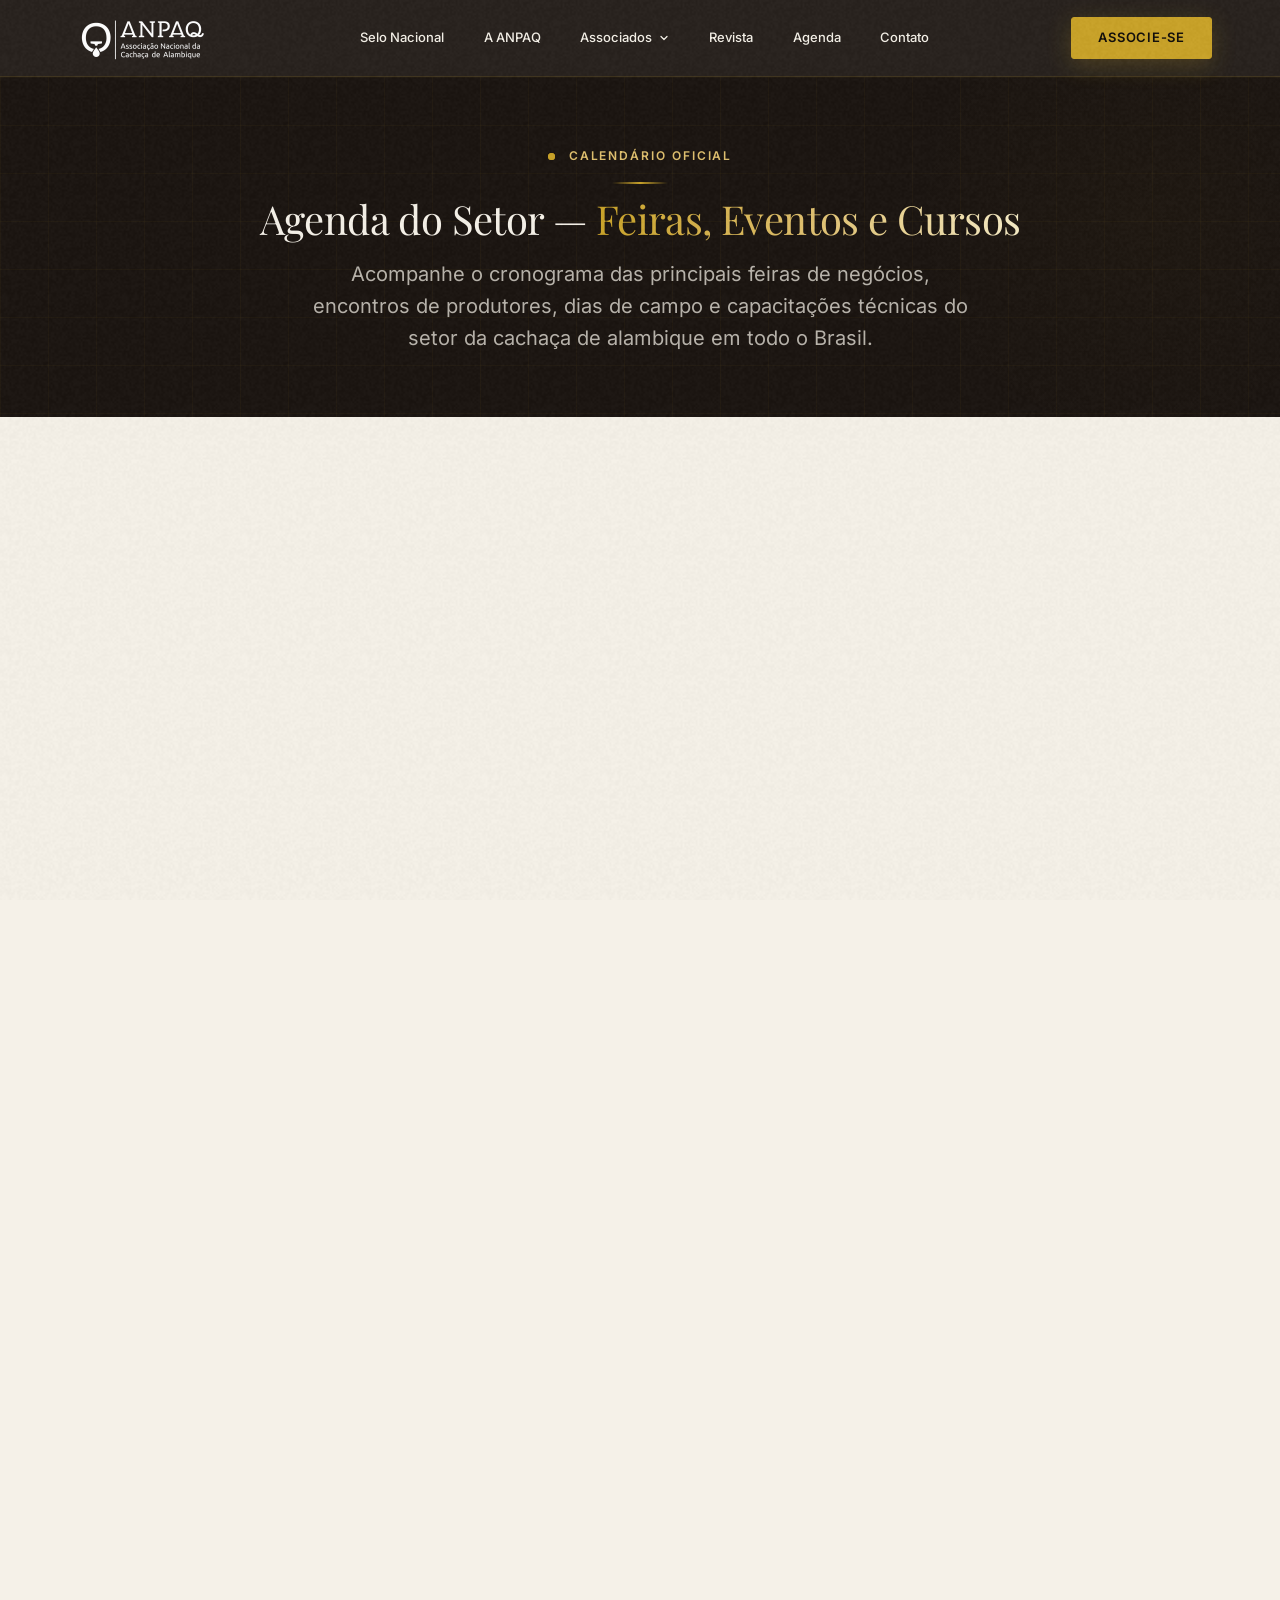
<file: agenda/index.html>
<!DOCTYPE html>
<html lang="pt-BR">
<head>
  <meta charset="utf-8"/>
  <meta name="viewport" content="width=device-width, initial-scale=1.0"/>
  <title>Agenda do Setor — Feiras, Eventos e Cursos | ANPAQ</title>
  <meta name="description" content="Calendário oficial de feiras, festivais de cachaça de alambique, simpósios científicos e cursos de capacitação técnica no Brasil."/>
  <link rel="canonical" href="https://anpaq.com.br/agenda/"/>
  <link rel="icon" href="/favicon.ico" sizes="any"/>
  <link rel="icon" type="image/png" sizes="32x32" href="/assets/img/favicon-32x32.png"/>
  <meta property="og:type" content="website"/>
  <meta property="og:url" content="https://anpaq.com.br/agenda/"/>
  <meta property="og:title" content="Agenda do Setor — Feiras, Eventos e Cursos | ANPAQ"/>
  <meta property="og:description" content="Calendário oficial de feiras, festivais de cachaça de alambique, simpósios científicos e cursos de capacitação técnica no Brasil."/>
  <meta property="og:image" content="https://anpaq.com.br/assets/img/og-default.jpg"/>
  <meta property="og:image:width" content="1200"/>
  <meta property="og:image:height" content="630"/>
  <meta property="og:site_name" content="ANPAQ — Associação Nacional da Cachaça de Alambique"/>
  <meta property="og:locale" content="pt_BR"/>
  <meta name="twitter:card" content="summary_large_image"/>
  <meta name="twitter:url" content="https://anpaq.com.br/agenda/"/>
  <meta name="twitter:title" content="Agenda do Setor — Feiras, Eventos e Cursos | ANPAQ"/>
  <meta name="twitter:description" content="Calendário oficial de feiras, festivais de cachaça de alambique, simpósios científicos e cursos de capacitação técnica no Brasil."/>
  <meta name="twitter:image" content="https://anpaq.com.br/assets/img/og-default.jpg"/>
  <script type="application/ld+json">
{
  "@context": "https://schema.org",
  "@type": "BreadcrumbList",
  "itemListElement": [
    {
      "@type": "ListItem",
      "position": 1,
      "name": "Início",
      "item": "https://anpaq.com.br/"
    },
    {
      "@type": "ListItem",
      "position": 2,
      "name": "Agenda",
      "item": "https://anpaq.com.br/agenda/"
    }
  ]
}
  </script>
  <!-- Preload de Fontes Críticas Locais -->
  <link rel="preload" href="/assets/fonts/inter-variable-latin.woff2" as="font" type="font/woff2" crossorigin>
  <link rel="preload" href="/assets/fonts/playfair-display-variable-latin.woff2" as="font" type="font/woff2" crossorigin>
<link rel="stylesheet" href="/assets/site.css?v=20261113b"/>
<style>
    .agenda-month-block {
      margin-bottom: var(--sp-12);
    }
    .agenda-month-header {
      display: flex;
      align-items: center;
      gap: var(--sp-4);
      margin-bottom: var(--sp-6);
    }
    .agenda-month-title {
      font-family: var(--font-display);
      font-size: var(--text-2xl);
      color: var(--anpaq-dark-900);
      margin: 0;
      white-space: nowrap;
    }
    .agenda-month-line {
      flex: 1;
      height: 1px;
      background: var(--anpaq-cream-400);
    }
    .event-card {
      display: flex;
      flex-direction: column;
      justify-content: space-between;
      height: 100%;
    }
    .event-meta-line {
      display: flex;
      align-items: center;
      gap: var(--sp-2);
      font-size: var(--text-xs);
      color: var(--anpaq-text-muted);
      margin-bottom: var(--sp-2);
    }
    .event-meta-line svg {
      width: 14px;
      height: 14px;
      flex-shrink: 0;
      color: var(--anpaq-gold-600);
    }
    .event-actions {
      display: flex;
      gap: var(--sp-2);
      flex-wrap: wrap;
      margin-top: var(--sp-6);
      padding-top: var(--sp-4);
      border-top: 1px solid var(--anpaq-cream-300);
    }
  </style>
</head>
<body>

  <!-- Link de Acessibilidade -->
  <a href="#main-content" class="skip-link">Pular para o conteúdo principal</a>

  <!-- ═══════════════ HEADER & NAV ═══════════════ -->
  <header class="site-header" id="site-header">
    <div class="container nav-container">
      <a href="/" class="nav-brand" aria-label="ANPAQ — Página inicial">
        <img src="/assets/img/logo-anpaq.webp" alt="ANPAQ — Associação Nacional da Cachaça de Alambique" class="nav-logo" width="160" height="51" decoding="async">
      </a>

      <!-- Menu Desktop -->
      <nav class="nav-menu" aria-label="Navegação principal">
        <div class="nav-item">
          <a href="/selo/" class="nav-link">Selo Nacional</a>
        </div>
        <div class="nav-item">
          <a href="/a-anpaq/" class="nav-link">A ANPAQ</a>
        </div>
        <div class="nav-item has-dropdown">
          <a href="/associados/" class="nav-link" aria-haspopup="true">
            Associados
            <svg class="chevron" width="12" height="12" viewBox="0 0 24 24" fill="none" stroke="currentColor" stroke-width="2.5" stroke-linecap="round" stroke-linejoin="round" aria-hidden="true"><polyline points="6 9 12 15 18 9"></polyline></svg>
          </a>
          <div class="nav-dropdown" role="menu">
            <a href="/associados/?tipo=produtor" class="dropdown-link" role="menuitem">Produtores</a>
            <a href="/associados/?tipo=fornecedor" class="dropdown-link" role="menuitem">Fornecedores</a>
          </div>
        </div>
        <div class="nav-item">
          <a href="/revista/" class="nav-link">Revista</a>
        </div>
        <div class="nav-item">
          <a href="/agenda/" class="nav-link is-active" aria-current="page">Agenda</a>
        </div>
        <div class="nav-item">
          <a href="/contato/" class="nav-link">Contato</a>
        </div>
      </nav>

      <!-- Ação Direita: Associe-se -->
      <div class="nav-actions">
        <a href="/associe-se/" class="btn btn-primary">Associe-se</a>
        <button class="nav-toggle" id="nav-toggle" aria-label="Abrir menu de navegação" aria-expanded="false" aria-controls="mobile-drawer">
          <svg width="24" height="24" viewBox="0 0 24 24" fill="none" stroke="currentColor" stroke-width="2" stroke-linecap="round" stroke-linejoin="round" aria-hidden="true"><line x1="3" y1="12" x2="21" y2="12"></line><line x1="3" y1="6" x2="21" y2="6"></line><line x1="3" y1="18" x2="21" y2="18"></line></svg>
        </button>
      </div>
    </div>
  </header>

  <!-- Gaveta Mobile em tela cheia -->
  <div class="mobile-drawer" id="mobile-drawer" role="dialog" aria-modal="true" aria-label="Menu de navegação">
    <div class="mobile-drawer-header">
      <a href="/" class="nav-brand" aria-label="ANPAQ — Página inicial">
        <img src="/assets/img/logo-anpaq.webp" alt="ANPAQ" class="nav-logo" width="140" height="45" decoding="async" loading="lazy">
      </a>
      <button class="btn-ghost" id="drawer-close" aria-label="Fechar menu" style="color:var(--anpaq-gold-400);font-size:1.5rem;padding:0.5rem;cursor:pointer;">
        ✕
      </button>
    </div>

    <nav class="mobile-nav-links" aria-label="Navegação mobile">
      <a href="/selo/" class="mobile-nav-link">Selo Nacional</a>
      <a href="/a-anpaq/" class="mobile-nav-link">A ANPAQ</a>
      <div>
        <a href="/associados/" class="mobile-nav-link mobile-dropdown-toggle" aria-expanded="false">
          Associados <span>▾</span>
        </a>
        <div class="mobile-submenu">
          <a href="/associados/?tipo=produtor" class="mobile-sub-link">Produtores</a>
          <a href="/associados/?tipo=fornecedor" class="mobile-sub-link">Fornecedores</a>
        </div>
      </div>
      <a href="/revista/" class="mobile-nav-link">Revista</a>
      <a href="/agenda/" class="mobile-nav-link is-active">Agenda</a>
      <a href="/contato/" class="mobile-nav-link">Contato</a>
    </nav>

    <div class="mobile-drawer-footer">
      <a href="/associe-se/" class="btn btn-primary" style="width:100%;">Associe-se</a>
    </div>
  </div>

  <!-- ═══════════════ MAIN CONTENT ═══════════════ -->
  <main id="main-content">

    <!-- 1. INNER HERO -->
    <section class="section section--dark grid-paper page-hero--compact" style="position:relative; overflow:hidden;">
      <div class="glow glow-gold" style="width:480px; height:480px; top:-100px; right:-100px; opacity:0.18;"></div>
      <div class="container" style="position:relative; z-index:1;">
        <div class="section-header" style="max-width: 820px; margin: 0 auto; text-align: center;">
          <span class="eyebrow"><span class="pulse-dot"></span>Calendário Oficial</span>
          <div class="gold-line" style="margin: var(--sp-4) auto var(--sp-6);"></div>
          <h1>Agenda do Setor — <span class="shimmer">Feiras, Eventos e Cursos</span></h1>
          <p style="font-size: var(--text-lg); color: var(--anpaq-text-light-muted); line-height: 1.6;">
            Acompanhe o cronograma das principais feiras de negócios, encontros de produtores, dias de campo e capacitações técnicas do setor da cachaça de alambique em todo o Brasil.
          </p>
        </div>
      </div>
    </section>

    <!-- 2. CONTROLES E LISTA DE EVENTOS -->
    <section class="section section--warm" style="padding-top: var(--sp-6); padding-bottom: var(--sp-16);">
      <div class="container">
        
        <!-- Barra de Filtros e Alternância Temporal -->
        <div class="filters reveal" style="justify-content: space-between; align-items: center; margin-bottom: var(--sp-6);">
          <div style="display: flex; gap: var(--sp-2); align-items: center; flex-wrap: wrap;">
            <span style="font-size: var(--text-xs); font-weight: 600; text-transform: uppercase; letter-spacing: 0.1em; color: var(--anpaq-text-muted); margin-right: var(--sp-2);">Visualizar:</span>
            <button class="btn btn-sm btn-primary is-active filter-time-btn" id="btn-proximos" data-time="proximos">
              Próximos Eventos
            </button>
            <button class="btn btn-sm btn-secondary filter-time-btn" id="btn-todos" data-time="todos">
              Ver anteriores
            </button>
          </div>

          <div style="font-size: var(--text-xs); color: var(--anpaq-text-muted);" id="agenda-contador">
            Carregando eventos...
          </div>
        </div>

        <!-- Feedback de Carregamento -->
        <div id="agenda-loading" style="display: none; text-align: center; padding: var(--sp-12);">
          <div class="spinner" style="margin: 0 auto var(--sp-4);"></div>
          <p style="color: var(--anpaq-text-muted);">Consultando agenda de eventos...</p>
        </div>

        <!-- Container Agrupado por Mês -->
        <div id="agenda-container" class="reveal">
          <!-- Gerado dinamicamente via script -->
        </div>

        <!-- Estado Vazio -->
        <div id="agenda-empty" class="empty-state" style="display: none; margin-top: var(--sp-8);">
          <h3>Nenhum evento futuro no momento</h3>
          <p>Novas datas e feiras estão sendo confirmadas. Selecione "Ver anteriores" para consultar o histórico ou acompanhe as atualizações da ANPAQ.</p>
          <div style="margin-top: var(--sp-4);">
            <button class="btn btn-secondary btn-sm" id="btn-forcar-todos">Ver anteriores</button>
          </div>
        </div>

        

      </div>
    </section>

    <!-- 3. CTA DIVULGAÇÃO DE EVENTO -->
    <section class="cta-band grid-paper" style="position:relative; overflow:hidden;">
      <div class="glow glow-gold" style="width:550px; height:550px; top:50%; left:50%; transform:translate(-50%, -50%); opacity:0.18;"></div>
      <div class="container cta-band-inner reveal" style="position:relative; z-index:1;">
        <span class="eyebrow" style="color:var(--anpaq-gold-300); margin-bottom:var(--sp-2);"><span class="pulse-dot"></span>Divulgação Setorial</span>
        <h2>Sua entidade ou empresa vai realizar um evento do setor?</h2>
        <p>Divulgue sua feira, curso técnico ou festival de cachaça de alambique nos canais de comunicação da ANPAQ.</p>
        <div class="cta-band-actions">
          <a href="/contato/" class="btn btn-primary">Informar Evento à ANPAQ</a>
          <a href="/associe-se/" class="btn btn-ghost">Associe-se à ANPAQ</a>
        </div>
      </div>
    </section>

  </main>

  <!-- ═══════════════ FOOTER INSTITUCIONAL ═══════════════ -->
  <footer class="site-footer">
    <div class="container">
      <div class="footer-grid">
        <!-- Coluna 1: Marca & Frase -->
        <div class="footer-col-brand">
          <a href="/" aria-label="ANPAQ — Início">
            <img src="/assets/img/logo-anpaq.webp" alt="ANPAQ Logo" class="footer-logo" width="160" height="51" loading="lazy" decoding="async">
          </a>
          <p class="footer-brand-desc">
            A Associação Nacional da Cachaça de Alambique apoia e desenvolve o setor produtivo da autêntica cachaça de alambique brasileira desde 1988.
          </p>
        </div>

        <!-- Coluna 2: Navegação -->
        <div>
          <div class="footer-col-title">Navegação</div>
          <ul class="footer-links">
            <li><a href="/selo/" class="footer-link">Selo Nacional</a></li>
            <li><a href="/a-anpaq/" class="footer-link">A ANPAQ</a></li>
            <li><a href="/associados/" class="footer-link">Associados</a></li>
            <li><a href="/revista/" class="footer-link">Revista</a></li>
            <li><a href="/agenda/" class="footer-link">Agenda</a></li>
            <li><a href="/contato/" class="footer-link">Contato</a></li>
            <li><a href="/associe-se/" class="footer-link" style="color:var(--anpaq-gold-400);font-weight:600;">Associe-se</a></li>
          </ul>
        </div>

        <!-- Coluna 3: Contato -->
        <div>
          <div class="footer-col-title">Contato & Sede</div>
          <div class="footer-contact-list">
            <div class="footer-contact-item">
              <svg viewBox="0 0 24 24" fill="none" stroke="currentColor" stroke-width="2" stroke-linecap="round" stroke-linejoin="round" aria-hidden="true"><path d="M21 10c0 7-9 13-9 13s-9-6-9-13a9 9 0 0 1 18 0z"></path><circle cx="12" cy="10" r="3"></circle></svg>
              <span>Rua Levindo Lopes, 333 — loja 08 — Funcionários<br/>30140-170 — Belo Horizonte/MG</span>
            </div>
            <div class="footer-contact-item">
              <svg viewBox="0 0 24 24" fill="none" stroke="currentColor" stroke-width="2" stroke-linecap="round" stroke-linejoin="round" aria-hidden="true"><path d="M22 16.92v3a2 2 0 0 1-2.18 2 19.79 19.79 0 0 1-8.63-3.07 19.5 19.5 0 0 1-6-6 19.79 19.79 0 0 1-3.07-8.67A2 2 0 0 1 4.11 2h3a2 2 0 0 1 2 1.72 12.84 12.84 0 0 0 .7 2.81 2 2 0 0 1-.45 2.11L8.09 9.91a16 16 0 0 0 6 6l1.27-1.27a2 2 0 0 1 2.11-.45 12.84 12.84 0 0 0 2.81.7A2 2 0 0 1 22 16.92z"></path></svg>
              <span><span class="footer-phone-fixo">(31) 3442-9181</span> · <a href="https://wa.me/5531998287495" target="_blank" rel="noopener" class="footer-whatsapp-link" aria-label="Falar com a ANPAQ pelo WhatsApp"><svg viewBox="0 0 24 24" width="16" height="16" fill="currentColor" aria-hidden="true"><path d="M17.472 14.382c-.297-.149-1.758-.867-2.03-.967-.273-.099-.471-.148-.67.15-.197.297-.767.966-.94 1.164-.173.199-.347.223-.644.075-.297-.15-1.255-.463-2.39-1.475-.883-.788-1.48-1.761-1.653-2.059-.173-.297-.018-.458.13-.606.134-.133.298-.347.446-.52.149-.174.198-.298.298-.497.099-.198.05-.371-.025-.52-.075-.149-.669-1.612-.916-2.207-.242-.579-.487-.5-.669-.51-.173-.008-.371-.01-.57-.01-.198 0-.52.074-.792.372-.272.297-1.04 1.016-1.04 2.479 0 1.462 1.065 2.875 1.213 3.074.149.198 2.096 3.2 5.077 4.487.709.306 1.262.489 1.694.625.712.227 1.36.195 1.871.118.571-.085 1.758-.719 2.006-1.413.248-.694.248-1.289.173-1.413-.074-.124-.272-.198-.57-.347m-5.421 7.403h-.004a9.87 9.87 0 01-5.031-1.378l-.361-.214-3.741.982.998-3.648-.235-.374a9.86 9.86 0 01-1.51-5.26c.001-5.45 4.436-9.884 9.888-9.884 2.64 0 5.122 1.03 6.988 2.898a9.825 9.825 0 012.893 6.994c-.003 5.45-4.437 9.884-9.885 9.884m8.413-18.297A11.815 11.815 0 0012.05 0C5.495 0 .16 5.335.157 11.892c0 2.096.547 4.142 1.588 5.945L.057 24l6.305-1.654a11.882 11.882 0 005.683 1.448h.005c6.554 0 11.89-5.335 11.893-11.893a11.821 11.821 0 00-3.48-8.413Z"/></svg>(31) 99828-7495</a></span>
            </div>
            <div class="footer-contact-item">
              <svg viewBox="0 0 24 24" fill="none" stroke="currentColor" stroke-width="2" stroke-linecap="round" stroke-linejoin="round" aria-hidden="true"><circle cx="12" cy="12" r="10"></circle><polyline points="12 6 12 12 16 14"></polyline></svg>
              <span>Atendimento: 09h às 14h</span>
            </div>
          </div>
        </div>
      </div>

      <!-- Linha final legal -->
      <div class="footer-bottom">
        <p class="footer-legal-warning">Beba com moderação. Venda proibida para menores de 18 anos.</p>
        <p>&copy; 2026 ANPAQ — Associação Nacional da Cachaça de Alambique. Todos os direitos reservados.</p>
        <div class="footer-meta-links">
          <a href="/privacidade/">Política de Privacidade</a>
        </div>
      </div>
    </div>
  </footer>

  <!-- Scripts -->

  
  <script src="/assets/config.js?v=20261107a" defer></script>
  <script src="/assets/site.js?v=20261113b" defer></script>

  <!-- Lógica Dinâmica da Agenda -->
  <script>
    document.addEventListener('DOMContentLoaded', async () => {
      const containerEl = document.getElementById('agenda-container');
      const loadingEl = document.getElementById('agenda-loading');
      const emptyEl = document.getElementById('agenda-empty');
      const contadorEl = document.getElementById('agenda-contador');
      const btnProximos = document.getElementById('btn-proximos');
      const btnTodos = document.getElementById('btn-todos');
      const btnForcarTodos = document.getElementById('btn-forcar-todos');

      let todosEventos = [];
      let modoFiltro = 'proximos'; // 'proximos' | 'todos'

      const mesesNomes = [
        'Janeiro', 'Fevereiro', 'Março', 'Abril', 'Maio', 'Junho',
        'Julho', 'Agosto', 'Setembro', 'Outubro', 'Novembro', 'Dezembro'
      ];

      // Formatação em pt-BR (ex.: "6 a 8 de agosto de 2026")
      function formatarPeriodo(inicioStr, fimStr) {
        if (!inicioStr) return '';
        const pIni = inicioStr.split('-').map(Number);
        const anoIni = pIni[0];
        const mesIni = pIni[1] - 1;
        const diaIni = pIni[2];

        if (!fimStr || fimStr === inicioStr) {
          return `${diaIni} de ${mesesNomes[mesIni].toLowerCase()} de ${anoIni}`;
        }

        const pFim = fimStr.split('-').map(Number);
        const anoFim = pFim[0];
        const mesFim = pFim[1] - 1;
        const diaFim = pFim[2];

        if (anoIni === anoFim && mesIni === mesFim) {
          return `${diaIni} a ${diaFim} de ${mesesNomes[mesIni].toLowerCase()} de ${anoIni}`;
        } else if (anoIni === anoFim) {
          return `${diaIni} de ${mesesNomes[mesIni].toLowerCase()} a ${diaFim} de ${mesesNomes[mesFim].toLowerCase()} de ${anoIni}`;
        } else {
          return `${diaIni} de ${mesesNomes[mesIni].toLowerCase()} de ${anoIni} a ${diaFim} de ${mesesNomes[mesFim].toLowerCase()} de ${anoFim}`;
        }
      }

      // Agrupamento por Mês/Ano com base na data de início
      function extrairChaveMes(dataStr) {
        if (!dataStr) return 'Outros';
        const parts = dataStr.split('-');
        if (parts.length >= 2) {
          const ano = parts[0];
          const mesIndex = parseInt(parts[1], 10) - 1;
          if (mesIndex >= 0 && mesIndex < 12) {
            return `${mesesNomes[mesIndex]} de ${ano}`;
          }
        }
        return 'Outros';
      }

      // Gera arquivo .ics para salvar no calendário
      function baixarICS(ev) {
        const dtStart = (ev.inicio || '').replace(/-/g, '');
        // DTEND no padrão .ics para dia inteiro é exclusivo (+1 dia se mesmo dia)
        let dtEnd = (ev.fim || ev.inicio || '').replace(/-/g, '');

        const icsContent = [
          'BEGIN:VCALENDAR',
          'VERSION:2.0',
          'PRODID:-//ANPAQ//Agenda Oficial//PT',
          'CALSCALE:GREGORIAN',
          'BEGIN:VEVENT',
          `SUMMARY:${ev.evento || 'Evento ANPAQ'}`,
          `DTSTART;VALUE=DATE:${dtStart}`,
          `DTEND;VALUE=DATE:${dtEnd}`,
          `LOCATION:${ev.cidade_uf || ''}`,
          `DESCRIPTION:${ev.organizador ? 'Organizador: ' + ev.organizador : ''}`,
          'END:VEVENT',
          'END:VCALENDAR'
        ].join('\r\n');

        const blob = new Blob([icsContent], { type: 'text/calendar;charset=utf-8' });
        const link = document.createElement('a');
        link.href = URL.createObjectURL(blob);
        const nomeArquivo = (ev.evento || 'evento').toLowerCase().replace(/[^a-z0-9]/g, '-').replace(/-+/g, '-');
        link.download = `${nomeArquivo}.ics`;
        document.body.appendChild(link);
        link.click();
        document.body.removeChild(link);
        URL.revokeObjectURL(link.href);
      }

      function escHTML(v) {
        return String(v == null ? '' : v).replace(/[&<>"']/g, ch => ({ '&': '&amp;', '<': '&lt;', '>': '&gt;', '"': '&quot;', "'": '&#39;' }[ch]));
      }

      function formatEventContact(rawContato) {
        const c = String(rawContato || '').trim();
        if (!c) return '';

        const iconInstagram = '<svg viewBox="0 0 24 24" fill="none" stroke="currentColor" stroke-width="2" stroke-linecap="round" stroke-linejoin="round" aria-hidden="true"><rect x="2" y="2" width="20" height="20" rx="5" ry="5"></rect><path d="M16 11.37A4 4 0 1 1 12.63 8 4 4 0 0 1 16 11.37z"></path><line x1="17.5" y1="6.5" x2="17.51" y2="6.5"></line></svg>';
        const iconLink = '<svg viewBox="0 0 24 24" fill="none" stroke="currentColor" stroke-width="2" stroke-linecap="round" stroke-linejoin="round" aria-hidden="true"><path d="M10 13a5 5 0 0 0 7.54.54l3-3a5 5 0 0 0-7.07-7.07l-1.72 1.71"></path><path d="M14 11a5 5 0 0 0-7.54-.54l-3 3a5 5 0 0 0 7.07 7.07l1.71-1.71"></path></svg>';
        const iconEmail = '<svg viewBox="0 0 24 24" fill="none" stroke="currentColor" stroke-width="2" stroke-linecap="round" stroke-linejoin="round" aria-hidden="true"><path d="M4 4h16c1.1 0 2 .9 2 2v12c0 1.1-.9 2-2 2H4c-1.1 0-2-.9-2-2V6c0-1.1.9-2 2-2z"></path><polyline points="22,6 12,13 2,6"></polyline></svg>';
        const iconPhone = '<svg viewBox="0 0 24 24" fill="none" stroke="currentColor" stroke-width="2" stroke-linecap="round" stroke-linejoin="round" aria-hidden="true"><path d="M22 16.92v3a2 2 0 0 1-2.18 2 19.79 19.79 0 0 1-8.63-3.07 19.5 19.5 0 0 1-6-6 19.79 19.79 0 0 1-3.07-8.67A2 2 0 0 1 4.11 2h3a2 2 0 0 1 2 1.72 12.84 12.84 0 0 0 .7 2.81 2 2 0 0 1-.45 2.11L8.09 9.91a16 16 0 0 0 6 6l1.27-1.27a2 2 0 0 1 2.11-.45 12.84 12.84 0 0 0 2.81.7A2 2 0 0 1 22 16.92z"></path></svg>';

        let icon = iconPhone;
        let contentHtml = escHTML(c);

        if (c.startsWith('@') || /instagram\.com/i.test(c)) {
          icon = iconInstagram;
          if (/^@[a-zA-Z0-9._]+$/.test(c)) {
            const handle = c.slice(1);
            contentHtml = `<a href="https://instagram.com/${encodeURIComponent(handle)}" target="_blank" rel="noopener" style="color:inherit; text-decoration:underline;">${escHTML(c)}</a>`;
          } else if (/^https?:\/\/(www\.)?instagram\.com\/[^\s]+$/i.test(c)) {
            contentHtml = `<a href="${escHTML(c)}" target="_blank" rel="noopener" style="color:inherit; text-decoration:underline;">${escHTML(c)}</a>`;
          }
        } else if (/^https?:\/\//i.test(c)) {
          icon = iconLink;
          contentHtml = `<a href="${escHTML(c)}" target="_blank" rel="noopener" style="color:inherit; text-decoration:underline;">${escHTML(c)}</a>`;
        } else if (/^[^\s@]+@[^\s@]+\.[^\s@]+$/.test(c)) {
          icon = iconEmail;
          contentHtml = escHTML(c);
        } else {
          icon = iconPhone;
          contentHtml = escHTML(c);
        }

        return `${icon}<span>${contentHtml}</span>`;
      }

      function renderizar() {
        if (!containerEl) return;
        containerEl.innerHTML = '';

        const hoje = new Date();
        const hojeStr = [
          hoje.getFullYear(),
          String(hoje.getMonth() + 1).padStart(2, '0'),
          String(hoje.getDate()).padStart(2, '0')
        ].join('-');

        // Filtra por proximidade temporal se o modo for 'proximos'
        let lista = todosEventos;
        if (modoFiltro === 'proximos') {
          lista = todosEventos.filter(ev => {
            const dataComparacao = ev.fim || ev.inicio;
            return dataComparacao >= hojeStr;
          });
        }

        if (contadorEl) {
          contadorEl.textContent = `${lista.length} evento${lista.length === 1 ? '' : 's'} listado${lista.length === 1 ? '' : 's'}`;
        }

        if (!lista || lista.length === 0) {
          if (emptyEl) emptyEl.style.display = 'block';
          return;
        }
        if (emptyEl) emptyEl.style.display = 'none';

        // Agrupa por Mês/Ano
        const grupos = {};
        lista.forEach(ev => {
          const chave = extrairChaveMes(ev.inicio);
          if (!grupos[chave]) grupos[chave] = [];
          grupos[chave].push(ev);
        });

        // Constrói o HTML agrupado
        Object.keys(grupos).forEach(mesAno => {
          const monthBlock = document.createElement('div');
          monthBlock.className = 'agenda-month-block';

          // Cabeçalho do Mês
          const monthHeader = document.createElement('div');
          monthHeader.className = 'agenda-month-header';

          const title = document.createElement('h2');
          title.className = 'agenda-month-title';
          title.textContent = mesAno;

          const line = document.createElement('div');
          line.className = 'agenda-month-line';

          monthHeader.appendChild(title);
          monthHeader.appendChild(line);
          monthBlock.appendChild(monthHeader);

          // Grid de Cards do Mês
          const grid = document.createElement('div');
          grid.className = 'events-grid';

          grupos[mesAno].forEach(ev => {
            const card = document.createElement('div');
            card.className = 'event-card';

            const cardTop = document.createElement('div');

            // Header do Card: Data formatada + Badge ANPAQ
            const badgeWrap = document.createElement('div');
            badgeWrap.style.cssText = 'display: flex; justify-content: space-between; align-items: flex-start; gap: var(--sp-2); margin-bottom: var(--sp-3);';

            const dateBadge = document.createElement('span');
            dateBadge.className = 'event-date-badge';
            dateBadge.textContent = formatarPeriodo(ev.inicio, ev.fim);
            badgeWrap.appendChild(dateBadge);

            // Badge "ANPAQ Presente" removido temporariamente até confirmação oficial de estande ou participação

            cardTop.appendChild(badgeWrap);

            // Título do Evento
            const eventTitle = document.createElement('h3');
            eventTitle.className = 'event-title';
            eventTitle.textContent = ev.evento || 'Evento do Setor';
            cardTop.appendChild(eventTitle);

            // Cidade / UF
            if (ev.cidade_uf) {
              const loc = document.createElement('div');
              loc.className = 'event-location';
              loc.innerHTML = `<svg viewBox="0 0 24 24" fill="none" stroke="currentColor" stroke-width="2" stroke-linecap="round" stroke-linejoin="round" aria-hidden="true"><path d="M21 10c0 7-9 13-9 13s-9-6-9-13a9 9 0 0 1 18 0z"></path><circle cx="12" cy="10" r="3"></circle></svg><span>${escHTML(ev.cidade_uf)}</span>`;
              cardTop.appendChild(loc);
            }

            // Organizador
            if (ev.organizador) {
              const org = document.createElement('div');
              org.className = 'event-meta-line';
              org.innerHTML = `<svg viewBox="0 0 24 24" fill="none" stroke="currentColor" stroke-width="2" stroke-linecap="round" stroke-linejoin="round" aria-hidden="true"><path d="M20 21v-2a4 4 0 0 0-4-4H8a4 4 0 0 0-4 4v2"></path><circle cx="12" cy="7" r="4"></circle></svg><span><strong>Org:</strong> ${escHTML(ev.organizador)}</span>`;
              cardTop.appendChild(org);
            }

            // Contato
            if (ev.contato) {
              const cont = document.createElement('div');
              cont.className = 'event-meta-line';
              cont.innerHTML = formatEventContact(ev.contato);
              cardTop.appendChild(cont);
            }

            card.appendChild(cardTop);

            // Ações: Link e Adicionar ao Calendário (.ics)
            const actions = document.createElement('div');
            actions.className = 'event-actions';

            if (ev.link && /^https?:\/\//i.test(String(ev.link).trim())) {
              const btnLink = document.createElement('a');
              btnLink.href = ev.link;
              btnLink.target = '_blank';
              btnLink.rel = 'noopener';
              btnLink.className = 'btn btn-secondary btn-sm';
              btnLink.style.cssText = 'flex: 1; text-align: center; justify-content: center;';
              btnLink.textContent = 'Mais informações';
              actions.appendChild(btnLink);
            }

            const btnCal = document.createElement('button');
            btnCal.className = 'btn btn-ghost btn-sm';
            btnCal.style.cssText = 'padding: var(--sp-2) var(--sp-3); font-size: var(--text-xs);';
            btnCal.title = 'Adicionar evento ao calendário';
            btnCal.innerHTML = `<svg width="14" height="14" viewBox="0 0 24 24" fill="none" stroke="currentColor" stroke-width="2" stroke-linecap="round" stroke-linejoin="round" aria-hidden="true" style="margin-right:4px;"><rect x="3" y="4" width="18" height="18" rx="2" ry="2"></rect><line x1="16" y1="2" x2="16" y2="6"></line><line x1="8" y1="2" x2="8" y2="6"></line><line x1="3" y1="10" x2="21" y2="10"></line></svg> Calendário`;
            btnCal.addEventListener('click', () => baixarICS(ev));
            actions.appendChild(btnCal);

            card.appendChild(actions);
            grid.appendChild(card);
          });

          monthBlock.appendChild(grid);
          containerEl.appendChild(monthBlock);
        });
      }

      function alternarModo(novoModo) {
        modoFiltro = novoModo;
        if (novoModo === 'proximos') {
          btnProximos.className = 'btn btn-sm btn-primary is-active filter-time-btn';
          btnTodos.className = 'btn btn-sm btn-secondary filter-time-btn';
        } else {
          btnProximos.className = 'btn btn-sm btn-secondary filter-time-btn';
          btnTodos.className = 'btn btn-sm btn-primary is-active filter-time-btn';
        }
        renderizar();
      }

      if (btnProximos) btnProximos.addEventListener('click', () => alternarModo('proximos'));
      if (btnTodos) btnTodos.addEventListener('click', () => alternarModo('todos'));
      if (btnForcarTodos) btnForcarTodos.addEventListener('click', () => alternarModo('todos'));

      // Inicialização
      try {
        if (loadingEl) loadingEl.style.display = 'block';

        let data = [];
        if (window.ANPAQ && typeof window.ANPAQ.fetchSheet === 'function') {
          data = await window.ANPAQ.fetchSheet('Agenda');
        }

        // Ordena cronologicamente por data de início crescente
        data.sort((a, b) => {
          return String(a.inicio || '').localeCompare(String(b.inicio || ''));
        });

        todosEventos = data;
        renderizar();
      } catch (err) {
        console.error('[ANPAQ] Erro ao carregar agenda de eventos:', err);
      } finally {
        if (loadingEl) loadingEl.style.display = 'none';
      }
    });
  </script>
</body>
</html>
</file>
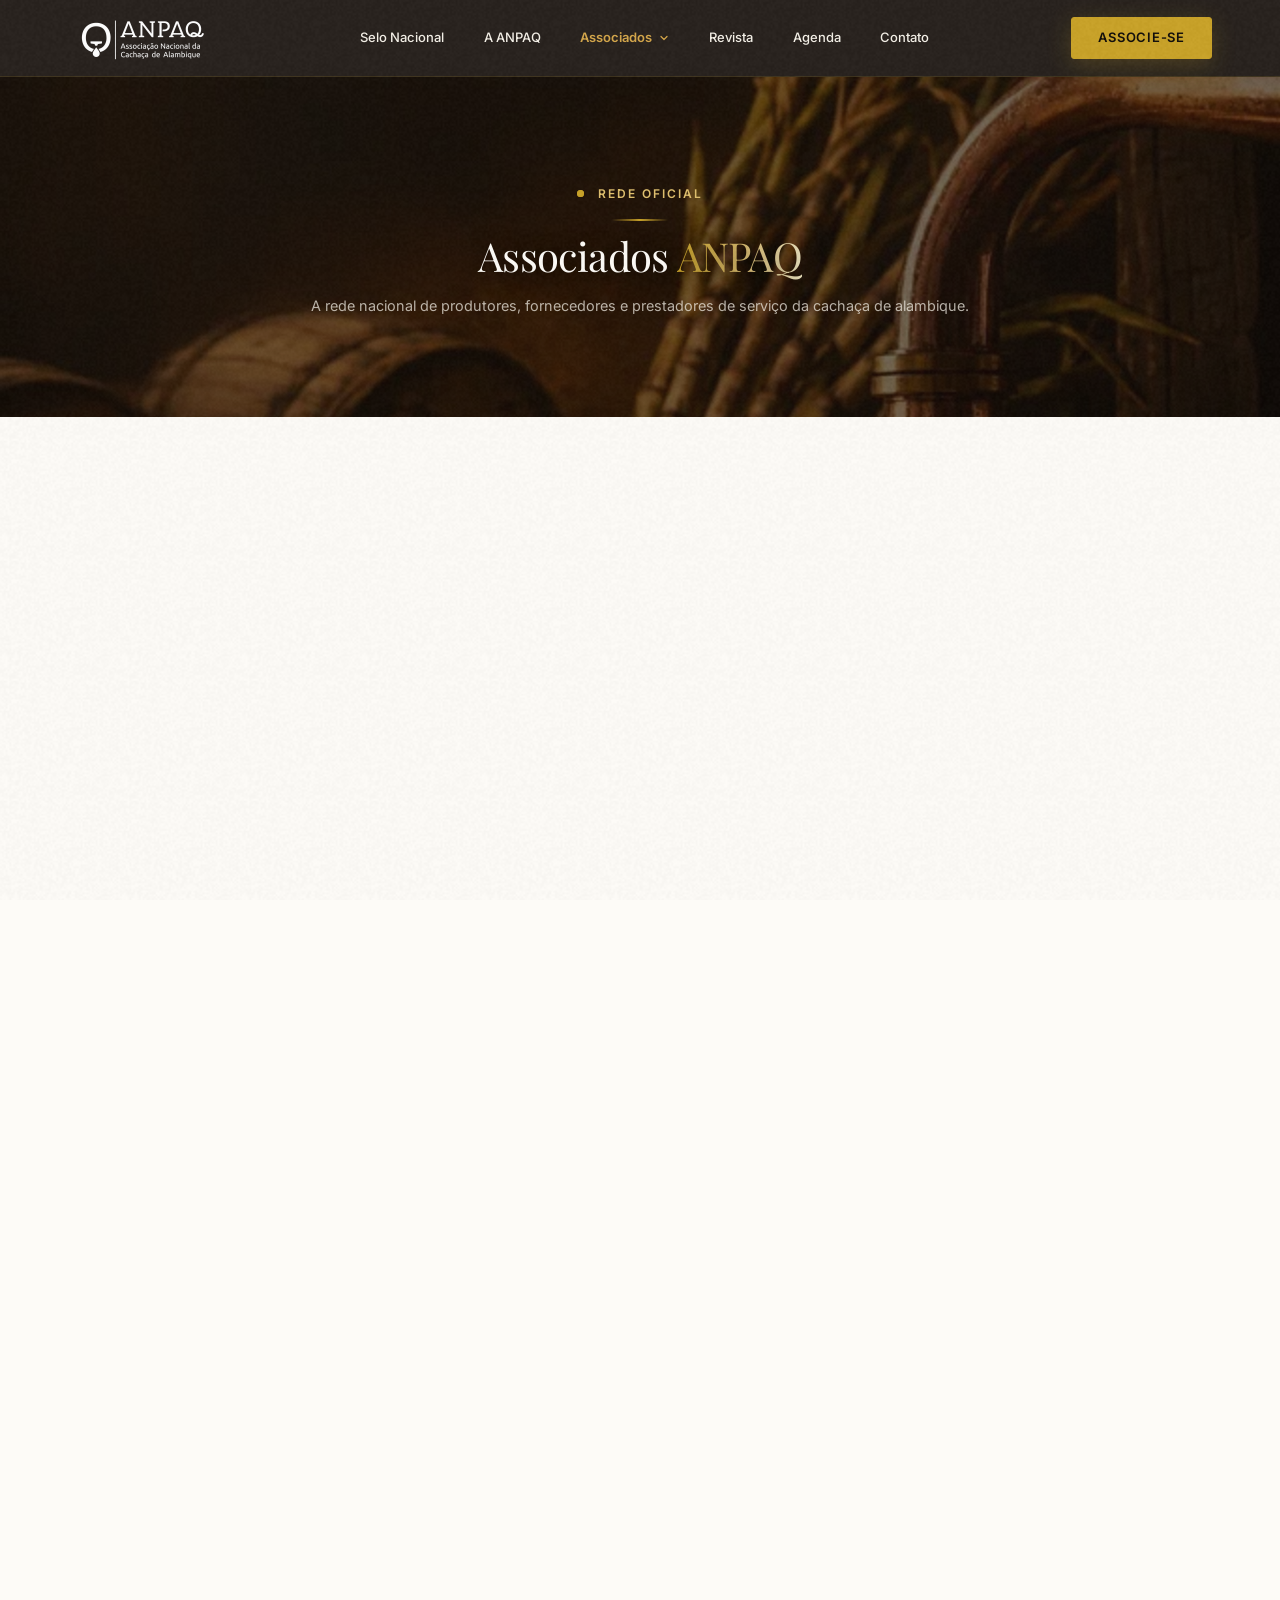
<file: associados/index.html>
<!DOCTYPE html>
<html lang="pt-BR">
<head>
  <meta charset="utf-8"/>
  <meta name="viewport" content="width=device-width, initial-scale=1.0"/>
  <title>Associados | ANPAQ — Cachaça de Alambique</title>
  <meta name="description" content="Rede de associados da ANPAQ. Conheça os produtores, fornecedores e prestadores de serviço da cachaça de alambique."/>
  <link rel="canonical" href="https://anpaq.com.br/associados/"/>
  <link rel="icon" href="/favicon.ico" sizes="any"/>
  <link rel="icon" type="image/png" sizes="32x32" href="/assets/img/favicon-32x32.png"/>
  <meta property="og:type" content="website"/>
  <meta property="og:url" content="https://anpaq.com.br/associados/"/>
  <meta property="og:title" content="Associados | ANPAQ — Cachaça de Alambique"/>
  <meta property="og:description" content="Rede de associados da ANPAQ. Conheça os produtores, fornecedores e prestadores de serviço da cachaça de alambique."/>
  <meta property="og:image" content="https://anpaq.com.br/assets/img/og-default.jpg"/>
  <meta property="og:image:width" content="1200"/>
  <meta property="og:image:height" content="630"/>
  <meta property="og:site_name" content="ANPAQ — Associação Nacional da Cachaça de Alambique"/>
  <meta property="og:locale" content="pt_BR"/>
  <meta name="twitter:card" content="summary_large_image"/>
  <meta name="twitter:url" content="https://anpaq.com.br/associados/"/>
  <meta name="twitter:title" content="Associados | ANPAQ — Cachaça de Alambique"/>
  <meta name="twitter:description" content="Rede de associados da ANPAQ. Conheça os produtores, fornecedores e prestadores de serviço da cachaça de alambique."/>
  <meta name="twitter:image" content="https://anpaq.com.br/assets/img/og-default.jpg"/>
  <script type="application/ld+json">
{
  "@context": "https://schema.org",
  "@type": "BreadcrumbList",
  "itemListElement": [
    {
      "@type": "ListItem",
      "position": 1,
      "name": "Início",
      "item": "https://anpaq.com.br/"
    },
    {
      "@type": "ListItem",
      "position": 2,
      "name": "Associados",
      "item": "https://anpaq.com.br/associados/"
    }
  ]
}
  </script>
  <!-- Preload de Fontes Críticas Locais -->
  <link rel="preload" href="/assets/fonts/inter-variable-latin.woff2" as="font" type="font/woff2" crossorigin>
  <link rel="preload" href="/assets/fonts/playfair-display-variable-latin.woff2" as="font" type="font/woff2" crossorigin>
  <link rel="preload" href="/assets/img/bg-alambique-m.webp" as="image" type="image/webp" media="(max-width: 640px)" fetchpriority="high">
  <link rel="preload" href="/assets/img/bg-alambique.webp" as="image" type="image/webp" media="(min-width: 641px)" fetchpriority="high">
<link rel="stylesheet" href="/assets/site.css?v=20261113b"/>
</head>
<body>

  <!-- Link de Acessibilidade -->
  <a href="#main-content" class="skip-link">Pular para o conteúdo principal</a>

  <!-- ═══════════════ HEADER & NAV ═══════════════ -->
  <header class="site-header" id="site-header">
    <div class="container nav-container">
      <a href="/" class="nav-brand" aria-label="ANPAQ — Página inicial">
        <img src="/assets/img/logo-anpaq.webp" alt="ANPAQ — Associação Nacional da Cachaça de Alambique" class="nav-logo" width="160" height="51" decoding="async">
      </a>

      <!-- Menu Desktop -->
      <nav class="nav-menu" aria-label="Navegação principal">
        <div class="nav-item">
          <a href="/selo/" class="nav-link">Selo Nacional</a>
        </div>
        <div class="nav-item">
          <a href="/a-anpaq/" class="nav-link">A ANPAQ</a>
        </div>
        <div class="nav-item has-dropdown active">
          <a href="/associados/" class="nav-link" aria-haspopup="true" aria-current="page">
            Associados
            <svg class="chevron" width="12" height="12" viewBox="0 0 24 24" fill="none" stroke="currentColor" stroke-width="2.5" stroke-linecap="round" stroke-linejoin="round" aria-hidden="true"><polyline points="6 9 12 15 18 9"></polyline></svg>
          </a>
          <div class="nav-dropdown" role="menu">
            <a href="/associados/?tipo=produtor" class="dropdown-link" role="menuitem">Produtores</a>
            <a href="/associados/?tipo=fornecedor" class="dropdown-link" role="menuitem">Fornecedores</a>
          </div>
        </div>
        <div class="nav-item">
          <a href="/revista/" class="nav-link">Revista</a>
        </div>
        <div class="nav-item">
          <a href="/agenda/" class="nav-link">Agenda</a>
        </div>
        <div class="nav-item">
          <a href="/contato/" class="nav-link">Contato</a>
        </div>
      </nav>

      <!-- Ação Direita: Associe-se -->
      <div class="nav-actions">
        <a href="/associe-se/" class="btn btn-primary">Associe-se</a>
        <button class="nav-toggle" id="nav-toggle" aria-label="Abrir menu de navegação" aria-expanded="false" aria-controls="mobile-drawer">
          <svg width="24" height="24" viewBox="0 0 24 24" fill="none" stroke="currentColor" stroke-width="2" stroke-linecap="round" stroke-linejoin="round" aria-hidden="true"><line x1="3" y1="12" x2="21" y2="12"></line><line x1="3" y1="6" x2="21" y2="6"></line><line x1="3" y1="18" x2="21" y2="18"></line></svg>
        </button>
      </div>
    </div>
  </header>

  <!-- Gaveta Mobile em tela cheia -->
  <div class="mobile-drawer" id="mobile-drawer" role="dialog" aria-modal="true" aria-label="Menu de navegação">
    <div class="mobile-drawer-header">
      <a href="/" class="nav-brand" aria-label="ANPAQ — Página inicial">
        <img src="/assets/img/logo-anpaq.webp" alt="ANPAQ" class="nav-logo" width="140" height="45" decoding="async" loading="lazy">
      </a>
      <button class="btn-ghost" id="drawer-close" aria-label="Fechar menu" style="color:var(--anpaq-gold-400);font-size:1.5rem;padding:0.5rem;cursor:pointer;">
        ✕
      </button>
    </div>

    <nav class="mobile-nav-links" aria-label="Navegação mobile">
      <a href="/selo/" class="mobile-nav-link">Selo Nacional</a>
      <a href="/a-anpaq/" class="mobile-nav-link">A ANPAQ</a>
      <div>
        <a href="/associados/" class="mobile-nav-link mobile-dropdown-toggle" aria-expanded="true">
          Associados <span>▾</span>
        </a>
        <div class="mobile-submenu open">
          <a href="/associados/?tipo=produtor" class="mobile-sub-link">Produtores</a>
          <a href="/associados/?tipo=fornecedor" class="mobile-sub-link">Fornecedores</a>
        </div>
      </div>
      <a href="/revista/" class="mobile-nav-link">Revista</a>
      <a href="/agenda/" class="mobile-nav-link">Agenda</a>
      <a href="/contato/" class="mobile-nav-link">Contato</a>
    </nav>

    <div class="mobile-drawer-footer">
      <a href="/associe-se/" class="btn btn-primary" style="width:100%;">Associe-se</a>
    </div>
  </div>

  <!-- ═══════════════ MAIN CONTENT ═══════════════ -->
  <main id="main-content">

    <!-- ─── 1. HERÓI DA PÁGINA ─── -->
    <section class="page-hero page-hero--compact">
      <picture class="page-hero-bg">
        <source media="(min-width: 641px)" srcset="/assets/img/bg-alambique.webp" type="image/webp">
        <img src="/assets/img/bg-alambique-m.webp" alt="" fetchpriority="high" loading="eager" decoding="async" width="640" height="799">
      </picture>
      <div class="page-hero-overlay"></div>
      <div class="container page-hero-content">
        <span class="eyebrow" style="color:var(--anpaq-gold-300);"><span class="pulse-dot"></span>Rede Oficial</span>
        <div class="gold-line"></div>
        <h1 class="page-hero-title">Associados <span class="shimmer">ANPAQ</span></h1>
        <p class="page-hero-subtitle">
          A rede nacional de produtores, fornecedores e prestadores de serviço da cachaça de alambique.
        </p>
      </div>
    </section>

    <!-- ─── 2. DIRETÓRIO COM ABAS E FILTROS ─── -->
        <!-- ─── 2. DIRETÓRIO COM ABAS E FILTROS ─── -->
    <section class="section section--surface" id="diretorio">
      <h2 class="sr-only">Diretório de Associados</h2>
      <div class="container">

        <!-- Linha Discreta de Atualização -->
        <p class="associados-nota-atualizacao">
          Lista atualizada em novembro de 2026. Para confirmar se uma marca ou empresa é associada, <a href="/contato/">fale com a ANPAQ</a>.
        </p>

        <!-- Abas de Navegação -->
        <div class="tab-nav" role="tablist" aria-label="Categorias de Associados">
          <button type="button" class="tab-btn active" id="tabProdutores" role="tab" aria-selected="true" aria-controls="associadosContainer">
            Produtores <span id="countProdutores"></span>
          </button>
          <button type="button" class="tab-btn" id="tabFornecedores" role="tab" aria-selected="false" aria-controls="associadosContainer">
            Fornecedores e prestadores <span id="countFornecedores"></span>
          </button>
        </div>

        <!-- Barra de Filtros -->
        <div class="associados-filter-bar" id="filterBar">
          <div class="filter-group filter-search-wrap">
            <label for="filterBusca" class="sr-only">Buscar associado</label>
            <div class="filter-search">
              <svg class="filter-search-icon" viewBox="0 0 24 24" fill="none" stroke="currentColor" stroke-width="2" stroke-linecap="round" stroke-linejoin="round" aria-hidden="true"><circle cx="11" cy="11" r="8"></circle><line x1="21" y1="21" x2="16.65" y2="16.65"></line></svg>
              <input type="text" id="filterBusca" class="filter-input" placeholder="Buscar por nome, marca ou cidade..." autocomplete="off">
            </div>
          </div>

          <div class="filter-group" id="groupFilterEstado">
            <label for="filterEstado" class="sr-only">Filtrar por Estado</label>
            <select id="filterEstado" class="filter-select">
              <option value="">Todos os Estados</option>
            </select>
          </div>

          <div class="filter-group" id="groupFilterRegiao">
            <label for="filterRegiao" class="sr-only">Filtrar por Região</label>
            <select id="filterRegiao" class="filter-select">
              <option value="">Todas as Regiões</option>
            </select>
          </div>

          <div class="filter-group" id="groupFilterTipo">
            <label for="filterTipo" class="sr-only">Filtrar por Tipo</label>
            <select id="filterTipo" class="filter-select">
              <option value="">Todos os Tipos</option>
            </select>
          </div>

          <div class="filter-group filter-action-wrap">
            <button type="button" class="btn-limpar" id="btnLimparFiltros">Limpar filtros</button>
          </div>
        </div>

        <!-- Linha de Resultado -->
        <div class="results-count-bar">
          <span id="resultsCount" aria-live="polite">Carregando associados...</span>
        </div>

        <!-- Estado de Carregamento -->
        <div id="loadingState" style="text-align:center; padding:var(--sp-12) 0;">
          <div class="spinner" style="margin:0 auto var(--sp-4);"></div>
          <p style="color:var(--anpaq-text-muted);">Consultando dados atualizados da associação...</p>
        </div>

        <!-- Grade de Cards (Articles Estáticos Não-Clicáveis) -->
        <div class="associados-grid" id="associadosContainer" style="display:none;" role="region" aria-label="Lista de associados">
          <!-- Gerado dinamicamente via JavaScript -->
        </div>

        <!-- Estado Vazio -->
        <div id="emptyState" class="empty-state" style="display:none; text-align:center; padding: var(--sp-12) var(--sp-4);">
          <svg class="empty-state-icon" viewBox="0 0 24 24" fill="none" stroke="currentColor" stroke-width="1.5" stroke-linecap="round" stroke-linejoin="round" aria-hidden="true" style="width:48px; height:48px; margin:0 auto var(--sp-3); color:var(--anpaq-gold-600);"><circle cx="11" cy="11" r="8"></circle><line x1="21" y1="21" x2="16.65" y2="16.65"></line><line x1="8" y1="11" x2="14" y2="11"></line></svg>
          <p class="empty-state-msg" style="font-size: var(--text-lg); color: var(--anpaq-text-dark); margin: 0 auto var(--sp-4); max-width: 520px;">
            Nenhum associado encontrado com esses filtros.
          </p>
          <button type="button" class="btn btn-outline" id="btnLimparFiltrosEmpty">Limpar filtros</button>
        </div>

        <!-- Estado de Erro -->
        <div id="errorState" class="empty-state" style="display:none; text-align:center; padding: var(--sp-12) var(--sp-4);">
          <svg class="empty-state-icon text-error" viewBox="0 0 24 24" fill="none" stroke="currentColor" stroke-width="1.5" stroke-linecap="round" stroke-linejoin="round" aria-hidden="true" style="width:48px; height:48px; margin:0 auto var(--sp-3); color:var(--anpaq-error);"><circle cx="12" cy="12" r="10"></circle><line x1="12" y1="8" x2="12" y2="12"></line><line x1="12" y1="16" x2="12.01" y2="16"></line></svg>
          <h3 class="empty-state-title" style="margin-bottom:var(--sp-2);">Falha ao carregar a lista</h3>
          <p class="empty-state-desc" style="color:var(--anpaq-text-muted); margin-bottom:var(--sp-4);">Ocorreu um erro temporário na recuperação dos dados. Entre em contato para mais informações.</p>
          <a href="/contato/" class="btn btn-primary">Fale com a ANPAQ</a>
        </div>

        <!-- Botão Mostrar Mais (+24) -->
        <div class="load-more-wrap" id="loadMoreWrap" style="display:none;">
          <button type="button" class="btn-mostrar-mais" id="btnMostrarMais">
            Mostrar mais (+24)
          </button>
        </div>

      </div>
    </section>

    <!-- ─── 3. FAIXA FINAL DE CTA ─── -->
    <section class="cta-band grid-paper" id="faixa-cta" style="position:relative; overflow:hidden;">
      <div class="glow glow-gold" style="width:550px; height:550px; top:50%; left:50%; transform:translate(-50%, -50%); opacity:0.18;"></div>
      <div class="container" style="position:relative; z-index:1;">
        <div class="cta-band-content reveal">
          <div class="cta-band-text">
            <span class="eyebrow" style="color:var(--anpaq-gold-300);"><span class="pulse-dot"></span>Seja um associado</span>
            <h2>Quer que sua marca ou empresa apareça aqui?</h2>
            <p>
              Associe-se à ANPAQ para ter visibilidade nacional na lista de associados, acesso ao programa do Selo Nacional e representação do seu alambique.
            </p>
          </div>
          <div>
            <a href="/associe-se/" class="btn btn-primary">
              Quero me associar
              <svg viewBox="0 0 24 24" fill="none" stroke="currentColor" stroke-width="2" stroke-linecap="round" stroke-linejoin="round" aria-hidden="true"><line x1="5" y1="12" x2="19" y2="12"></line><polyline points="12 5 19 12 12 19"></polyline></svg>
            </a>
          </div>
        </div>
      </div>
    </section>

  </main>

  <!-- ═══════════════ FOOTER INSTITUCIONAL ═══════════════ -->
  <footer class="site-footer">
    <div class="container">
      <div class="footer-grid">
        <!-- Coluna 1: Marca & Frase -->
        <div class="footer-col-brand">
          <a href="/" aria-label="ANPAQ — Início">
            <img src="/assets/img/logo-anpaq.webp" alt="ANPAQ Logo" class="footer-logo" width="160" height="51" loading="lazy" decoding="async">
          </a>
          <p class="footer-brand-desc">
            A Associação Nacional da Cachaça de Alambique apoia e desenvolve o setor produtivo da autêntica cachaça de alambique brasileira desde 1988.
          </p>
        </div>

        <!-- Coluna 2: Navegação -->
        <div>
          <div class="footer-col-title">Navegação</div>
          <ul class="footer-links">
            <li><a href="/selo/" class="footer-link">Selo Nacional</a></li>
            <li><a href="/a-anpaq/" class="footer-link">A ANPAQ</a></li>
            <li><a href="/associados/" class="footer-link">Associados</a></li>
            <li><a href="/revista/" class="footer-link">Revista</a></li>
            <li><a href="/agenda/" class="footer-link">Agenda</a></li>
            <li><a href="/contato/" class="footer-link">Contato</a></li>
            <li><a href="/associe-se/" class="footer-link" style="color:var(--anpaq-gold-400);font-weight:600;">Associe-se</a></li>
          </ul>
        </div>

        <!-- Coluna 3: Contato -->
        <div>
          <div class="footer-col-title">Contato & Sede</div>
          <div class="footer-contact-list">
            <div class="footer-contact-item">
              <svg viewBox="0 0 24 24" fill="none" stroke="currentColor" stroke-width="2" stroke-linecap="round" stroke-linejoin="round" aria-hidden="true"><path d="M21 10c0 7-9 13-9 13s-9-6-9-13a9 9 0 0 1 18 0z"></path><circle cx="12" cy="10" r="3"></circle></svg>
              <span>Rua Levindo Lopes, 333 — loja 08 — Funcionários<br/>30140-170 — Belo Horizonte/MG</span>
            </div>
            <div class="footer-contact-item">
              <svg viewBox="0 0 24 24" fill="none" stroke="currentColor" stroke-width="2" stroke-linecap="round" stroke-linejoin="round" aria-hidden="true"><path d="M22 16.92v3a2 2 0 0 1-2.18 2 19.79 19.79 0 0 1-8.63-3.07 19.5 19.5 0 0 1-6-6 19.79 19.79 0 0 1-3.07-8.67A2 2 0 0 1 4.11 2h3a2 2 0 0 1 2 1.72 12.84 12.84 0 0 0 .7 2.81 2 2 0 0 1-.45 2.11L8.09 9.91a16 16 0 0 0 6 6l1.27-1.27a2 2 0 0 1 2.11-.45 12.84 12.84 0 0 0 2.81.7A2 2 0 0 1 22 16.92z"></path></svg>
              <span><span class="footer-phone-fixo">(31) 3442-9181</span> · <a href="https://wa.me/5531998287495" target="_blank" rel="noopener" class="footer-whatsapp-link" aria-label="Falar com a ANPAQ pelo WhatsApp"><svg viewBox="0 0 24 24" width="16" height="16" fill="currentColor" aria-hidden="true"><path d="M17.472 14.382c-.297-.149-1.758-.867-2.03-.967-.273-.099-.471-.148-.67.15-.197.297-.767.966-.94 1.164-.173.199-.347.223-.644.075-.297-.15-1.255-.463-2.39-1.475-.883-.788-1.48-1.761-1.653-2.059-.173-.297-.018-.458.13-.606.134-.133.298-.347.446-.52.149-.174.198-.298.298-.497.099-.198.05-.371-.025-.52-.075-.149-.669-1.612-.916-2.207-.242-.579-.487-.5-.669-.51-.173-.008-.371-.01-.57-.01-.198 0-.52.074-.792.372-.272.297-1.04 1.016-1.04 2.479 0 1.462 1.065 2.875 1.213 3.074.149.198 2.096 3.2 5.077 4.487.709.306 1.262.489 1.694.625.712.227 1.36.195 1.871.118.571-.085 1.758-.719 2.006-1.413.248-.694.248-1.289.173-1.413-.074-.124-.272-.198-.57-.347m-5.421 7.403h-.004a9.87 9.87 0 01-5.031-1.378l-.361-.214-3.741.982.998-3.648-.235-.374a9.86 9.86 0 01-1.51-5.26c.001-5.45 4.436-9.884 9.888-9.884 2.64 0 5.122 1.03 6.988 2.898a9.825 9.825 0 012.893 6.994c-.003 5.45-4.437 9.884-9.885 9.884m8.413-18.297A11.815 11.815 0 0012.05 0C5.495 0 .16 5.335.157 11.892c0 2.096.547 4.142 1.588 5.945L.057 24l6.305-1.654a11.882 11.882 0 005.683 1.448h.005c6.554 0 11.89-5.335 11.893-11.893a11.821 11.821 0 00-3.48-8.413Z"/></svg>(31) 99828-7495</a></span>
            </div>
            <div class="footer-contact-item">
              <svg viewBox="0 0 24 24" fill="none" stroke="currentColor" stroke-width="2" stroke-linecap="round" stroke-linejoin="round" aria-hidden="true"><circle cx="12" cy="12" r="10"></circle><polyline points="12 6 12 12 16 14"></polyline></svg>
              <span>Atendimento: 09h às 14h</span>
            </div>
          </div>
        </div>
      </div>

      <!-- Linha final legal -->
      <div class="footer-bottom">
        <p class="footer-legal-warning">Beba com moderação. Venda proibida para menores de 18 anos.</p>
        <p>&copy; 2026 ANPAQ — Associação Nacional da Cachaça de Alambique. Todos os direitos reservados.</p>
        <div class="footer-meta-links">
          <a href="/privacidade/">Política de Privacidade</a>
        </div>
      </div>
    </div>
  </footer>

  <!-- Scripts -->

  
  <script src="/assets/config.js?v=20261107a" defer></script>
  <script src="/assets/site.js?v=20261113b" defer></script>

    <!-- Lógica Dinâmica do Diretório de Associados -->
  <script>
    document.addEventListener('DOMContentLoaded', () => {
      // Elementos de UI
      const tabProdutores = document.getElementById('tabProdutores');
      const tabFornecedores = document.getElementById('tabFornecedores');
      const countProdutores = document.getElementById('countProdutores');
      const countFornecedores = document.getElementById('countFornecedores');
      const filterBar = document.getElementById('filterBar');
      const filterBusca = document.getElementById('filterBusca');
      const filterEstado = document.getElementById('filterEstado');
      const groupFilterRegiao = document.getElementById('groupFilterRegiao');
      const filterRegiao = document.getElementById('filterRegiao');
      const groupFilterTipo = document.getElementById('groupFilterTipo');
      const filterTipo = document.getElementById('filterTipo');
      const btnLimparFiltros = document.getElementById('btnLimparFiltros');
      const btnLimparFiltrosEmpty = document.getElementById('btnLimparFiltrosEmpty');
      const resultsCount = document.getElementById('resultsCount');
      const loadingState = document.getElementById('loadingState');
      const associadosContainer = document.getElementById('associadosContainer');
      const emptyState = document.getElementById('emptyState');
      const errorState = document.getElementById('errorState');
      const loadMoreWrap = document.getElementById('loadMoreWrap');
      const btnMostrarMais = document.getElementById('btnMostrarMais');

      // Estado interno
      let currentAba = 'Produtores';
      let allProdutores = [];
      let allFornecedores = [];
      let filteredData = [];
      let visibleCount = 24;

      // Rótulos curtos nos selects vazios em mobile (<=480px), mantendo desktop intacto
      const FILTER_EMPTY_LABELS = [
        { el: filterEstado, desktop: 'Todos os Estados', mobile: 'Estado' },
        { el: filterRegiao, desktop: 'Todas as Regiões', mobile: 'Região' },
        { el: filterTipo, desktop: 'Todos os Tipos', mobile: 'Tipo' }
      ];
      const mobileFilterMq = window.matchMedia('(max-width: 480px)');

      function getEmptyLabel(selectEl) {
        const cfg = FILTER_EMPTY_LABELS.find(item => item.el === selectEl);
        if (!cfg) return '';
        return mobileFilterMq.matches ? cfg.mobile : cfg.desktop;
      }

      function syncFilterPlaceholderLabels() {
        FILTER_EMPTY_LABELS.forEach(({ el, desktop, mobile }) => {
          if (!el) return;
          const emptyOpt = el.querySelector('option[value=""]');
          if (emptyOpt) {
            emptyOpt.textContent = mobileFilterMq.matches ? mobile : desktop;
          }
        });
      }

      syncFilterPlaceholderLabels();
      if (mobileFilterMq.addEventListener) {
        mobileFilterMq.addEventListener('change', syncFilterPlaceholderLabels);
      } else if (mobileFilterMq.addListener) {
        mobileFilterMq.addListener(syncFilterPlaceholderLabels);
      }

      // Helpers de sanitização e formatação dos contatos opt-in dos associados
      function parseTelContact(raw) {
        const str = String(raw || '').trim();
        if (!str) return null;
        const digits = str.replace(/\D/g, '');
        if (digits.length < 8) return null;
        return {
          href: `tel:${str.startsWith('+') ? '+' : ''}${digits}`,
          display: str
        };
      }

      function parseEmailContact(raw) {
        const str = String(raw || '').trim();
        if (!str || !/^[^\s@<>]+@[^\s@<>]+\.[^\s@<>]+$/.test(str)) return null;
        return {
          href: `mailto:${str}`,
          display: str
        };
      }

      function parseInstagramContact(raw) {
        const str = String(raw || '').trim();
        if (!str) return null;
        if (/^@[a-zA-Z0-9._]{1,30}$/.test(str)) {
          return {
            href: `https://instagram.com/${encodeURIComponent(str.slice(1))}`,
            display: str
          };
        }
        if (/^[a-zA-Z0-9._]{1,30}$/.test(str) && !/\.(com|br|net|org)$/i.test(str)) {
          return {
            href: `https://instagram.com/${encodeURIComponent(str)}`,
            display: `@${str}`
          };
        }
        const withProto = /^https?:\/\//i.test(str)
          ? str
          : (/^(www\.)?instagram\.com\//i.test(str) ? `https://${str}` : '');
        if (!withProto) return null;
        try {
          const parsed = new URL(withProto);
          if ((parsed.protocol === 'https:' || parsed.protocol === 'http:') && /(^|\.)instagram\.com$/i.test(parsed.hostname)) {
            const segments = parsed.pathname.split('/').filter(Boolean);
            const handle = segments[0] ? segments[0].replace(/^@/, '') : '';
            if (!handle || !/^[a-zA-Z0-9._]{1,30}$/.test(handle)) return null;
            return {
              href: parsed.href,
              display: `@${handle}`
            };
          }
        } catch (_) {}
        return null;
      }

      function parseSiteContact(raw) {
        const str = String(raw || '').trim();
        if (!str) return null;
        const candidate = /^https?:\/\//i.test(str)
          ? str
          : (/^[a-zA-Z0-9-]+(\.[a-zA-Z0-9-]+)+(\/.*)?$/.test(str) ? `https://${str}` : '');
        if (!candidate) return null;
        try {
          const parsed = new URL(candidate);
          if ((parsed.protocol === 'https:' || parsed.protocol === 'http:') && parsed.hostname.includes('.')) {
            return {
              href: parsed.href,
              display: parsed.hostname
            };
          }
        } catch (_) {}
        return null;
      }

      function createContactLink(href, displayText, label, svgMarkup, isExternal) {
        const a = document.createElement('a');
        a.className = 'associado-contact-link';
        a.href = href;
        a.setAttribute('aria-label', label);
        if (isExternal) {
          a.target = '_blank';
          a.rel = 'noopener nofollow';
        }
        a.innerHTML = svgMarkup;
        const textSpan = document.createElement('span');
        textSpan.className = 'associado-contact-text';
        textSpan.textContent = displayText;
        a.appendChild(textSpan);
        return a;
      }

      // Normalização para busca insensível a maiúsculas e acentuação
      function normalizeStr(val) {
        if (!val) return '';
        return String(val)
          .normalize('NFD')
          .replace(/[̀-ͯ]/g, '')
          .toLowerCase()
          .trim();
      }

      // Constrói o elemento <article> estático não-clicável para um associado
      function createCard(item, isProd) {
        const card = document.createElement('article');
        card.className = 'associado-card';

        // 1. Etiqueta / Badge de Tipo
        const badge = document.createElement('span');
        badge.className = 'associado-badge';
        if (isProd) {
          const rawTipo = (item.tipo || '').trim();
          badge.textContent = rawTipo || 'Produtor';
        } else {
          badge.textContent = 'Fornecedor / prestador';
        }
        card.appendChild(badge);

        // 2. Título (h2): Razão Social / Nome
        const title = document.createElement('h2');
        title.className = 'associado-title';
        title.textContent = (item.nome || '').trim();
        card.appendChild(title);

        // 3. Se houver marcas (Produtores)
        if (isProd && item.marcas && item.marcas.trim()) {
          const marcasWrap = document.createElement('div');
          marcasWrap.className = 'associado-marcas';

          const marcasLabel = document.createElement('span');
          marcasLabel.className = 'associado-marcas-label';
          marcasLabel.textContent = 'Marcas';

          const marcasText = document.createElement('span');
          marcasText.className = 'associado-marcas-text';
          marcasText.textContent = item.marcas.trim();

          marcasWrap.appendChild(marcasLabel);
          marcasWrap.appendChild(document.createTextNode(' '));
          marcasWrap.appendChild(marcasText);
          card.appendChild(marcasWrap);
        }

        // 4. Se houver serviço (Fornecedores)
        if (!isProd && item.servico && item.servico.trim()) {
          const servicoWrap = document.createElement('div');
          servicoWrap.className = 'associado-servico';

          const servicoText = document.createElement('span');
          servicoText.className = 'associado-servico-text';
          servicoText.textContent = item.servico.trim();

          servicoWrap.appendChild(servicoText);
          card.appendChild(servicoWrap);
        }

        // 5. Linha de Localização (Cidade / UF) e Região
        const cidade = (item.cidade || '').trim();
        const estado = (item.estado || '').trim();
        const regiao = isProd && item.regiao ? item.regiao.trim() : '';

        let locText = '';
        if (cidade && estado) {
          locText = `${cidade} / ${estado}`;
        } else if (estado) {
          locText = estado;
        } else if (cidade) {
          locText = cidade;
        }

        if (locText || regiao) {
          const locWrap = document.createElement('div');
          locWrap.className = 'associado-location';

          if (locText) {
            locWrap.innerHTML = '<svg viewBox="0 0 24 24" fill="none" stroke="currentColor" stroke-width="2" stroke-linecap="round" stroke-linejoin="round" aria-hidden="true"><path d="M21 10c0 7-9 13-9 13s-9-6-9-13a9 9 0 0 1 18 0z"></path><circle cx="12" cy="10" r="3"></circle></svg>';
            const spanLoc = document.createElement('span');
            spanLoc.className = 'associado-loc-text';
            spanLoc.textContent = locText;
            locWrap.appendChild(spanLoc);
          }

          if (regiao) {
            const spanReg = document.createElement('span');
            spanReg.className = 'associado-regiao';
            spanReg.textContent = locText ? `· ${regiao}` : regiao;
            locWrap.appendChild(spanReg);
          }

          card.appendChild(locWrap);
        }

        // 6. Contatos opcionais (renderiza apenas se publicar_contato === "SIM" E campo preenchido/válido)
        const podePublicarContato = typeof item.publicar_contato === 'string'
          && item.publicar_contato.trim().toUpperCase() === 'SIM';

        if (podePublicarContato) {
          const nomeAssoc = (item.nome || '').trim() || 'associado';
          const contactLinks = [];

          const telContact = parseTelContact(item.telefone);
          if (telContact) {
            contactLinks.push(createContactLink(
              telContact.href,
              telContact.display,
              `Ligar para ${nomeAssoc}`,
              '<svg viewBox="0 0 24 24" fill="none" stroke="currentColor" stroke-width="2" stroke-linecap="round" stroke-linejoin="round" aria-hidden="true"><path d="M22 16.92v3a2 2 0 0 1-2.18 2 19.79 19.79 0 0 1-8.63-3.07 19.5 19.5 0 0 1-6-6 19.79 19.79 0 0 1-3.07-8.67A2 2 0 0 1 4.11 2h3a2 2 0 0 1 2 1.72 12.84 12.84 0 0 0 .7 2.81 2 2 0 0 1-.45 2.11L8.09 9.91a16 16 0 0 0 6 6l1.27-1.27a2 2 0 0 1 2.11-.45 12.84 12.84 0 0 0 2.81.7A2 2 0 0 1 22 16.92z"/></svg>',
              false
            ));
          }

          const emailContact = parseEmailContact(item.email);
          if (emailContact) {
            contactLinks.push(createContactLink(
              emailContact.href,
              emailContact.display,
              `Enviar e-mail para ${nomeAssoc}`,
              '<svg viewBox="0 0 24 24" fill="none" stroke="currentColor" stroke-width="2" stroke-linecap="round" stroke-linejoin="round" aria-hidden="true"><path d="M4 4h16c1.1 0 2 .9 2 2v12c0 1.1-.9 2-2 2H4c-1.1 0-2-.9-2-2V6c0-1.1.9-2 2-2z"/><polyline points="22,6 12,13 2,6"/></svg>',
              false
            ));
          }

          const igContact = parseInstagramContact(item.instagram);
          if (igContact) {
            contactLinks.push(createContactLink(
              igContact.href,
              igContact.display,
              `Instagram de ${nomeAssoc}`,
              '<svg viewBox="0 0 24 24" fill="none" stroke="currentColor" stroke-width="2" stroke-linecap="round" stroke-linejoin="round" aria-hidden="true"><rect x="2" y="2" width="20" height="20" rx="5" ry="5"/><path d="M16 11.37A4 4 0 1 1 12.63 8 4 4 0 0 1 16 11.37z"/><line x1="17.5" y1="6.5" x2="17.51" y2="6.5"/></svg>',
              true
            ));
          }

          const siteContact = parseSiteContact(item.site);
          if (siteContact) {
            contactLinks.push(createContactLink(
              siteContact.href,
              siteContact.display,
              `Site de ${nomeAssoc}`,
              '<svg viewBox="0 0 24 24" fill="none" stroke="currentColor" stroke-width="2" stroke-linecap="round" stroke-linejoin="round" aria-hidden="true"><circle cx="12" cy="12" r="10"/><line x1="2" y1="12" x2="22" y2="12"/><path d="M12 2a15.3 15.3 0 0 1 4 10 15.3 15.3 0 0 1-4 10 15.3 15.3 0 0 1-4-10 15.3 15.3 0 0 1 4-10z"/></svg>',
              true
            ));
          }

          if (contactLinks.length > 0) {
            const contactsWrap = document.createElement('div');
            contactsWrap.className = 'associado-contacts';
            contactLinks.forEach(link => contactsWrap.appendChild(link));
            card.appendChild(contactsWrap);
          }
        }

        return card;
      }

      // Popula select de UFs com base apenas nos registros da aba ativa
      function populateUFs(items) {
        const ufs = [...new Set(items.map(d => (d.estado || '').trim().toUpperCase()).filter(Boolean))]
          .sort((a, b) => a.localeCompare(b, 'pt-BR'));

        filterEstado.innerHTML = `<option value="">${getEmptyLabel(filterEstado)}</option>`;
        ufs.forEach(uf => {
          const opt = document.createElement('option');
          opt.value = uf;
          opt.textContent = uf;
          filterEstado.appendChild(opt);
        });
      }

      // Popula select de Regiões (apenas Produtores)
      function populateRegioes() {
        const regioes = [...new Set(allProdutores.map(d => (d.regiao || '').trim()).filter(Boolean))]
          .sort((a, b) => a.localeCompare(b, 'pt-BR', { sensitivity: 'base' }));

        filterRegiao.innerHTML = `<option value="">${getEmptyLabel(filterRegiao)}</option>`;
        regioes.forEach(reg => {
          const opt = document.createElement('option');
          opt.value = reg;
          opt.textContent = reg;
          filterRegiao.appendChild(opt);
        });
      }

      // Popula select de Tipos (apenas Produtores)
      function populateTipos() {
        const tipos = [...new Set(allProdutores.map(d => (d.tipo || '').trim()).filter(Boolean))]
          .sort((a, b) => a.localeCompare(b, 'pt-BR', { sensitivity: 'base' }));

        filterTipo.innerHTML = `<option value="">${getEmptyLabel(filterTipo)}</option>`;
        tipos.forEach(t => {
          const opt = document.createElement('option');
          opt.value = t;
          opt.textContent = t;
          filterTipo.appendChild(opt);
        });
      }

      // Alterna entre as abas Produtores e Fornecedores
      function switchTab(aba) {
        currentAba = aba;
        const isProd = currentAba === 'Produtores';

        // Atualiza botões das abas
        tabProdutores.classList.toggle('active', isProd);
        tabProdutores.setAttribute('aria-selected', isProd ? 'true' : 'false');
        tabFornecedores.classList.toggle('active', !isProd);
        tabFornecedores.setAttribute('aria-selected', !isProd ? 'true' : 'false');

        // Exibe/Oculta filtros exclusivos de Produtores
        groupFilterRegiao.style.display = isProd ? '' : 'none';
        groupFilterTipo.style.display = isProd ? '' : 'none';
        filterBar.classList.toggle('is-fornecedores', !isProd);

        // Placeholder dinâmico de busca
        filterBusca.placeholder = isProd ? 'Buscar por nome, marca ou cidade...' : 'Buscar por nome, serviço ou cidade...';

        // Limpa campos de filtro ao trocar de aba
        filterBusca.value = '';
        filterEstado.value = '';
        if (filterRegiao) filterRegiao.value = '';
        if (filterTipo) filterTipo.value = '';

        // Atualiza lista de estados da aba
        populateUFs(isProd ? allProdutores : allFornecedores);

        // Atualiza URL sem recarregar
        const url = new URL(window.location);
        if (isProd) {
          url.searchParams.delete('tipo');
        } else {
          url.searchParams.set('tipo', 'fornecedor');
        }
        window.history.replaceState({}, '', url);

        applyFilters();
      }

      // Aplica busca e filtros sobre a lista inteira
      function applyFilters() {
        const isProd = currentAba === 'Produtores';
        const rawItems = isProd ? allProdutores : allFornecedores;

        const q = normalizeStr(filterBusca.value);
        const uf = filterEstado.value.trim().toUpperCase();
        const reg = isProd && filterRegiao ? filterRegiao.value.trim().toLowerCase() : '';
        const tipo = isProd && filterTipo ? filterTipo.value.trim().toLowerCase() : '';

        filteredData = rawItems.filter(item => {
          // Busca textual (sem diferenciar acento nem maiúscula)
          if (q) {
            const nomeNorm = normalizeStr(item.nome);
            const cidNorm = normalizeStr(item.cidade);
            if (isProd) {
              const marcasNorm = normalizeStr(item.marcas);
              if (!nomeNorm.includes(q) && !marcasNorm.includes(q) && !cidNorm.includes(q)) {
                return false;
              }
            } else {
              const servNorm = normalizeStr(item.servico);
              if (!nomeNorm.includes(q) && !servNorm.includes(q) && !cidNorm.includes(q)) {
                return false;
              }
            }
          }

          // Filtro por Estado (UF)
          if (uf) {
            if ((item.estado || '').trim().toUpperCase() !== uf) {
              return false;
            }
          }

          // Filtro por Região (Produtores)
          if (isProd && reg) {
            if ((item.regiao || '').trim().toLowerCase() !== reg) {
              return false;
            }
          }

          // Filtro por Tipo (Produtores)
          if (isProd && tipo) {
            if ((item.tipo || '').trim().toLowerCase() !== tipo) {
              return false;
            }
          }

          return true;
        });

        // Ordem alfabética por nome, ignorando acento
        filteredData.sort((a, b) => {
          const nomeA = (a.nome || '').trim();
          const nomeB = (b.nome || '').trim();
          return nomeA.localeCompare(nomeB, 'pt-BR', { sensitivity: 'base' });
        });

        // Linha de contagem de resultado
        const total = filteredData.length;
        resultsCount.textContent = `${total} ${total === 1 ? 'associado encontrado' : 'associados encontrados'}`;

        // Reinicia para os primeiros 24 cards
        visibleCount = 24;
        renderGrid();
      }

      // Renderiza os cards na grade
      function renderGrid() {
        associadosContainer.innerHTML = '';

        if (filteredData.length === 0) {
          associadosContainer.style.display = 'none';
          emptyState.style.display = 'block';
          loadMoreWrap.style.display = 'none';
          return;
        }

        emptyState.style.display = 'none';
        associadosContainer.style.display = 'grid';

        const isProd = currentAba === 'Produtores';
        const pageItems = filteredData.slice(0, visibleCount);

        pageItems.forEach(item => {
          associadosContainer.appendChild(createCard(item, isProd));
        });

        if (window.ANPAQ && typeof window.ANPAQ.refreshReveals === 'function') {
          window.ANPAQ.refreshReveals();
        }

        // Controle do botão Mostrar mais (+24)
        if (filteredData.length > visibleCount) {
          loadMoreWrap.style.display = 'block';
        } else {
          loadMoreWrap.style.display = 'none';
        }
      }

      // Botão Mostrar Mais
      btnMostrarMais.addEventListener('click', () => {
        const isProd = currentAba === 'Produtores';
        const nextBatch = filteredData.slice(visibleCount, visibleCount + 24);
        visibleCount += 24;

        nextBatch.forEach(item => {
          associadosContainer.appendChild(createCard(item, isProd));
        });

        if (visibleCount >= filteredData.length) {
          loadMoreWrap.style.display = 'none';
        }
      });

      // Limpar Filtros
      function clearAllFilters() {
        filterBusca.value = '';
        filterEstado.value = '';
        if (filterRegiao) filterRegiao.value = '';
        if (filterTipo) filterTipo.value = '';
        applyFilters();
        filterBusca.focus();
      }

      btnLimparFiltros.addEventListener('click', clearAllFilters);
      if (btnLimparFiltrosEmpty) {
        btnLimparFiltrosEmpty.addEventListener('click', clearAllFilters);
      }

      // Eventos de input nos filtros
      filterBusca.addEventListener('input', applyFilters);
      filterEstado.addEventListener('change', applyFilters);
      filterRegiao.addEventListener('change', applyFilters);
      filterTipo.addEventListener('change', applyFilters);

      // Eventos de clique nas abas
      tabProdutores.addEventListener('click', () => {
        if (currentAba !== 'Produtores') switchTab('Produtores');
      });

      tabFornecedores.addEventListener('click', () => {
        if (currentAba !== 'Fornecedores') switchTab('Fornecedores');
      });

      // Carregamento inicial de dados
      async function initData() {
        loadingState.style.display = 'block';
        associadosContainer.style.display = 'none';
        emptyState.style.display = 'none';
        errorState.style.display = 'none';
        loadMoreWrap.style.display = 'none';
        resultsCount.textContent = 'Carregando associados...';

        try {
          const [pData, fData] = await Promise.all([
            window.ANPAQ.fetchSheet('Produtores'),
            window.ANPAQ.fetchSheet('Fornecedores')
          ]);

          allProdutores = (pData || []).filter(item => String(item.publicar || 'SIM').trim().toUpperCase() === 'SIM');
          allFornecedores = (fData || []).filter(item => String(item.publicar || 'SIM').trim().toUpperCase() === 'SIM');

          // Contagens dinâmicas nas abas
          countProdutores.textContent = `(${allProdutores.length})`;
          countFornecedores.textContent = `(${allFornecedores.length})`;

          // Preenche selects estáticos de Produtores
          populateRegioes();
          populateTipos();

          loadingState.style.display = 'none';

          // Detecta aba inicial via URL
          const urlParams = new URLSearchParams(window.location.search);
          const tipoParam = (urlParams.get('tipo') || '').toLowerCase();
          if (tipoParam === 'fornecedor' || tipoParam === 'fornecedores') {
            switchTab('Fornecedores');
          } else {
            switchTab('Produtores');
          }
        } catch (err) {
          loadingState.style.display = 'none';
          errorState.style.display = 'block';
          resultsCount.textContent = 'Falha ao carregar a lista de associados';
          console.error('[ANPAQ] Erro ao carregar associados:', err);
        }
      }

      initData();
    });
  </script>
</body>
</html>
</file>
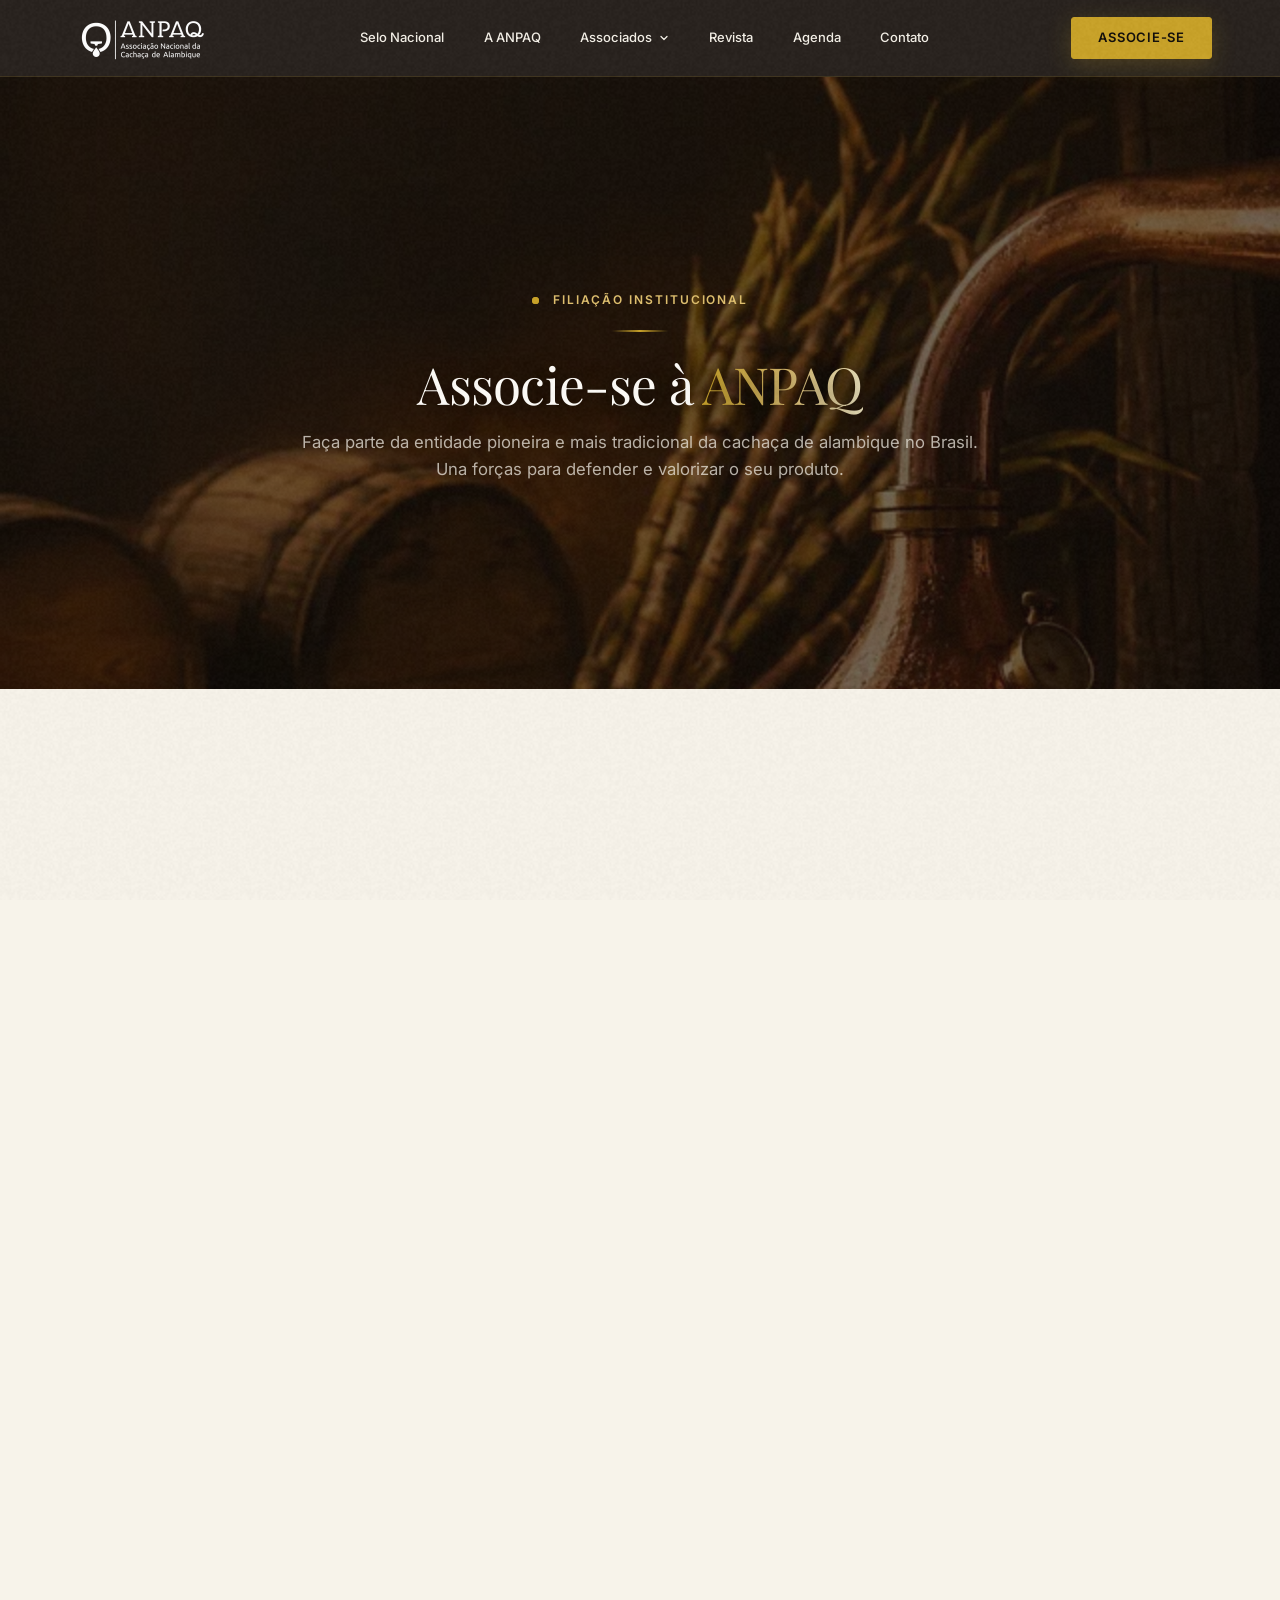
<file: associe-se/index.html>
<!DOCTYPE html>
<html lang="pt-BR">
<head>
  <meta charset="utf-8"/>
  <meta name="viewport" content="width=device-width, initial-scale=1.0"/>
  <title>Associe-se à ANPAQ | Cachaça de Alambique</title>
  <meta name="description" content="Junte-se à ANPAQ, a mais antiga e representativa entidade da cachaça de alambique no Brasil. Filiação de produtores e fornecedores."/>
  <link rel="canonical" href="https://anpaq.com.br/associe-se/"/>
  <link rel="icon" href="/favicon.ico" sizes="any"/>
  <link rel="icon" type="image/png" sizes="32x32" href="/assets/img/favicon-32x32.png"/>
  <meta property="og:type" content="website"/>
  <meta property="og:url" content="https://anpaq.com.br/associe-se/"/>
  <meta property="og:title" content="Associe-se à ANPAQ | Cachaça de Alambique"/>
  <meta property="og:description" content="Junte-se à ANPAQ, a mais antiga e representativa entidade da cachaça de alambique no Brasil. Filiação de produtores e fornecedores."/>
  <meta property="og:image" content="https://anpaq.com.br/assets/img/og-default.jpg"/>
  <meta property="og:image:width" content="1200"/>
  <meta property="og:image:height" content="630"/>
  <meta property="og:site_name" content="ANPAQ — Associação Nacional da Cachaça de Alambique"/>
  <meta property="og:locale" content="pt_BR"/>
  <meta name="twitter:card" content="summary_large_image"/>
  <meta name="twitter:url" content="https://anpaq.com.br/associe-se/"/>
  <meta name="twitter:title" content="Associe-se à ANPAQ | Cachaça de Alambique"/>
  <meta name="twitter:description" content="Junte-se à ANPAQ, a mais antiga e representativa entidade da cachaça de alambique no Brasil. Filiação de produtores e fornecedores."/>
  <meta name="twitter:image" content="https://anpaq.com.br/assets/img/og-default.jpg"/>
  <script type="application/ld+json">
{
  "@context": "https://schema.org",
  "@type": "BreadcrumbList",
  "itemListElement": [
    {
      "@type": "ListItem",
      "position": 1,
      "name": "Início",
      "item": "https://anpaq.com.br/"
    },
    {
      "@type": "ListItem",
      "position": 2,
      "name": "Associe-se",
      "item": "https://anpaq.com.br/associe-se/"
    }
  ]
}
  </script>
  <!-- Preload de Fontes Críticas Locais -->
  <link rel="preload" href="/assets/fonts/inter-variable-latin.woff2" as="font" type="font/woff2" crossorigin>
  <link rel="preload" href="/assets/fonts/playfair-display-variable-latin.woff2" as="font" type="font/woff2" crossorigin>
  <link rel="preload" href="/assets/img/bg-alambique-m.webp" as="image" type="image/webp" media="(max-width: 640px)" fetchpriority="high">
  <link rel="preload" href="/assets/img/bg-alambique.webp" as="image" type="image/webp" media="(min-width: 641px)" fetchpriority="high">
<link rel="stylesheet" href="/assets/site.css?v=20261113b"/>
<style>
  #quem-pode .selo-pillars-grid {
    margin-bottom: var(--sp-8);
  }
  #quem-pode .card-actions {
    margin-top: auto;
    padding-top: var(--sp-2);
    display: flex;
    flex-direction: column;
    align-items: stretch;
    gap: var(--sp-2);
  }
  #quem-pode .btn-primary {
    width: 100%;
    min-height: 44px;
    white-space: normal;
    text-align: center;
  }
  #quem-pode .btn-primary svg {
    flex-shrink: 0;
  }
  #quem-pode .btn-primary:hover svg,
  #quem-pode .btn-primary:focus-visible svg {
    transform: translateY(2px);
  }
  #quem-pode .btn-primary:focus-visible {
    outline: 2px solid var(--anpaq-dark-950);
    outline-offset: 2px;
  }
  #quem-pode .card-secondary-link {
    display: inline-flex;
    align-items: center;
    justify-content: center;
    width: 100%;
    min-height: 44px;
    padding: 8px 6px;
    text-align: center;
    font-family: var(--font-body);
    font-size: max(14px, var(--text-base));
    font-weight: 500;
    line-height: 1.35;
    color: var(--anpaq-gold-700);
    text-decoration: underline;
    text-underline-offset: 3px;
    border-radius: var(--radius-sm);
    transition: color var(--duration-fast) var(--ease-out),
      background-color var(--duration-fast) var(--ease-out);
  }
  #quem-pode .card-secondary-link:hover,
  #quem-pode .card-secondary-link:focus-visible {
    color: var(--anpaq-dark-950);
    background-color: rgba(201, 162, 39, 0.1);
  }
  #quem-pode .card-secondary-link:focus-visible {
    outline: 2px solid var(--anpaq-gold-700);
    outline-offset: 2px;
  }
  #quem-pode .docs-send-note {
    text-align: center;
    max-width: 780px;
    margin: 0 auto;
    color: var(--anpaq-text-body);
    font-size: max(14px, var(--text-base));
    line-height: 1.65;
  }
  #quem-pode .docs-send-note a {
    color: var(--anpaq-gold-700);
    font-weight: 600;
    text-decoration: underline;
    text-underline-offset: 3px;
  }
  #quem-pode .docs-send-note a:hover,
  #quem-pode .docs-send-note a:focus-visible {
    color: var(--anpaq-dark-950);
  }
  #quem-pode .docs-send-note a:focus-visible {
    outline: 2px solid var(--anpaq-gold-700);
    outline-offset: 2px;
    border-radius: 2px;
  }
</style>
</head>
<body>

  <!-- Link de Acessibilidade -->
  <a href="#main-content" class="skip-link">Pular para o conteúdo principal</a>

  <!-- ═══════════════ HEADER & NAV ═══════════════ -->
  <header class="site-header" id="site-header">
    <div class="container nav-container">
      <a href="/" class="nav-brand" aria-label="ANPAQ — Página inicial">
        <img src="/assets/img/logo-anpaq.webp" alt="ANPAQ — Associação Nacional da Cachaça de Alambique" class="nav-logo" width="160" height="51" decoding="async">
      </a>

      <!-- Menu Desktop -->
      <nav class="nav-menu" aria-label="Navegação principal">
        <div class="nav-item">
          <a href="/selo/" class="nav-link">Selo Nacional</a>
        </div>
        <div class="nav-item">
          <a href="/a-anpaq/" class="nav-link">A ANPAQ</a>
        </div>
        <div class="nav-item has-dropdown">
          <a href="/associados/" class="nav-link" aria-haspopup="true">
            Associados
            <svg class="chevron" width="12" height="12" viewBox="0 0 24 24" fill="none" stroke="currentColor" stroke-width="2.5" stroke-linecap="round" stroke-linejoin="round" aria-hidden="true"><polyline points="6 9 12 15 18 9"></polyline></svg>
          </a>
          <div class="nav-dropdown" role="menu">
            <a href="/associados/?tipo=produtor" class="dropdown-link" role="menuitem">Produtores</a>
            <a href="/associados/?tipo=fornecedor" class="dropdown-link" role="menuitem">Fornecedores</a>
          </div>
        </div>
        <div class="nav-item">
          <a href="/revista/" class="nav-link">Revista</a>
        </div>
        <div class="nav-item">
          <a href="/agenda/" class="nav-link">Agenda</a>
        </div>
        <div class="nav-item">
          <a href="/contato/" class="nav-link">Contato</a>
        </div>
      </nav>

      <!-- Ação Direita: Associe-se -->
      <div class="nav-actions">
        <a href="/associe-se/" class="btn btn-primary" aria-current="page">Associe-se</a>
        <button class="nav-toggle" id="nav-toggle" aria-label="Abrir menu de navegação" aria-expanded="false" aria-controls="mobile-drawer">
          <svg width="24" height="24" viewBox="0 0 24 24" fill="none" stroke="currentColor" stroke-width="2" stroke-linecap="round" stroke-linejoin="round" aria-hidden="true"><line x1="3" y1="12" x2="21" y2="12"></line><line x1="3" y1="6" x2="21" y2="6"></line><line x1="3" y1="18" x2="21" y2="18"></line></svg>
        </button>
      </div>
    </div>
  </header>

  <!-- Gaveta Mobile em tela cheia -->
  <div class="mobile-drawer" id="mobile-drawer" role="dialog" aria-modal="true" aria-label="Menu de navegação">
    <div class="mobile-drawer-header">
      <a href="/" class="nav-brand" aria-label="ANPAQ — Página inicial">
        <img src="/assets/img/logo-anpaq.webp" alt="ANPAQ" class="nav-logo" width="140" height="45" decoding="async" loading="lazy">
      </a>
      <button class="btn-ghost" id="drawer-close" aria-label="Fechar menu" style="color:var(--anpaq-gold-400);font-size:1.5rem;padding:0.5rem;cursor:pointer;">
        ✕
      </button>
    </div>

    <nav class="mobile-nav-links" aria-label="Navegação mobile">
      <a href="/selo/" class="mobile-nav-link">Selo Nacional</a>
      <a href="/a-anpaq/" class="mobile-nav-link">A ANPAQ</a>
      <div>
        <a href="/associados/" class="mobile-nav-link mobile-dropdown-toggle" aria-expanded="false">
          Associados <span>▾</span>
        </a>
        <div class="mobile-submenu">
          <a href="/associados/?tipo=produtor" class="mobile-sub-link">Produtores</a>
          <a href="/associados/?tipo=fornecedor" class="mobile-sub-link">Fornecedores</a>
        </div>
      </div>
      <a href="/revista/" class="mobile-nav-link">Revista</a>
      <a href="/agenda/" class="mobile-nav-link">Agenda</a>
      <a href="/contato/" class="mobile-nav-link">Contato</a>
    </nav>

    <div class="mobile-drawer-footer">
      <a href="/associe-se/" class="btn btn-primary" style="width:100%;">Associe-se</a>
    </div>
  </div>

  <!-- ═══════════════ MAIN CONTENT ═══════════════ -->
  <main id="main-content">

    <!-- ─── 1. HERÓI DA PÁGINA ─── -->
    <section class="page-hero">
      <picture class="page-hero-bg">
        <source media="(min-width: 641px)" srcset="/assets/img/bg-alambique.webp" type="image/webp">
        <img src="/assets/img/bg-alambique-m.webp" alt="" fetchpriority="high" loading="eager" decoding="async" width="640" height="799">
      </picture>
      <div class="page-hero-overlay"></div>
      <div class="container page-hero-content">
        <span class="eyebrow" style="color:var(--anpaq-gold-300);"><span class="pulse-dot"></span>Filiação Institucional</span>
        <div class="gold-line"></div>
        <h1 class="page-hero-title">Associe-se à <span class="shimmer">ANPAQ</span></h1>
        <p class="page-hero-subtitle">
          Faça parte da entidade pioneira e mais tradicional da cachaça de alambique no Brasil. Una forças para defender e valorizar o seu produto.
        </p>
      </div>
    </section>

    <!-- ─── 2. QUEM PODE SE ASSOCIAR E PROPOSTAS DE ADMISSÃO (3 CARDS) ─── -->
    <section class="section section--alt" id="quem-pode">
      <div class="container">
        <div class="section-header reveal">
          <span class="eyebrow">Categorias de Associação</span>
          <div class="gold-line"></div>
          <h2>Quem pode se associar</h2>
          <p>A ANPAQ acolhe os diversos elos da cadeia produtiva e de valor em todos os estados da Federação.</p>
        </div>

        <div class="selo-pillars-grid">
          <!-- Card Produtor -->
          <div class="card card--featured reveal">
            <span class="badge badge-gold" style="align-self:flex-start; margin-bottom:var(--sp-3);">Produtores</span>
            <h3 style="margin-bottom:var(--sp-2);">Produtor de Alambique</h3>
            <p style="color:var(--anpaq-text-muted); font-size:var(--text-base); margin-bottom:var(--sp-4);">
              Produtores, padronizadores, engarrafadores e cooperativas. Têm direito a voto, participação em assembleias e acesso ao programa do Selo Nacional da Cachaça de Alambique.
            </p>
            <div class="card-actions">
              <a href="/assets/docs/proposta-admissao-produtor.pdf" class="btn btn-primary" download>
                <svg viewBox="0 0 24 24" fill="none" stroke="currentColor" stroke-width="2" stroke-linecap="round" stroke-linejoin="round" aria-hidden="true"><path d="M21 15v4a2 2 0 0 1-2 2H5a2 2 0 0 1-2-2v-4"/><polyline points="7 10 12 15 17 10"/><line x1="12" y1="15" x2="12" y2="3"/></svg>
                Baixar proposta (PDF)
              </a>
              <a href="/pre-cadastro/" class="card-secondary-link">Prefiro que a ANPAQ entre em contato</a>
            </div>
          </div>

          <!-- Card Fornecedor -->
          <div class="card card--featured reveal reveal-delay-1">
            <span class="badge badge-gold" style="align-self:flex-start; margin-bottom:var(--sp-3);">Fornecedores</span>
            <h3 style="margin-bottom:var(--sp-2);">Fornecedor e Distribuidor</h3>
            <p style="color:var(--anpaq-text-muted); font-size:var(--text-base); margin-bottom:var(--sp-4);">
              Empresas de alambiques de cobre, insumos, garrafas, fechamentos, tecnologia e distribuição de bebidas que abastecem e fortalecem o setor produtivo.
            </p>
            <div class="card-actions">
              <a href="/assets/docs/proposta-admissao-fornecedor-distribuidor.pdf" class="btn btn-primary" download>
                <svg viewBox="0 0 24 24" fill="none" stroke="currentColor" stroke-width="2" stroke-linecap="round" stroke-linejoin="round" aria-hidden="true"><path d="M21 15v4a2 2 0 0 1-2 2H5a2 2 0 0 1-2-2v-4"/><polyline points="7 10 12 15 17 10"/><line x1="12" y1="15" x2="12" y2="3"/></svg>
                Baixar proposta (PDF)
              </a>
              <a href="/pre-cadastro/" class="card-secondary-link">Prefiro que a ANPAQ entre em contato</a>
            </div>
          </div>

          <!-- Card Técnico -->
          <div class="card card--featured reveal reveal-delay-2">
            <span class="badge badge-gold" style="align-self:flex-start; margin-bottom:var(--sp-3);">Técnicos</span>
            <h3 style="margin-bottom:var(--sp-2);">Técnico e Colaborador</h3>
            <p style="color:var(--anpaq-text-muted); font-size:var(--text-base); margin-bottom:var(--sp-4);">
              Pesquisadores, engenheiros, químicos, mestres alambiqueiros e especialistas que contribuem tecnicamente com a qualidade e inovação da cachaça de alambique.
            </p>
            <div class="card-actions">
              <a href="/assets/docs/proposta-admissao-rt-consultor.pdf" class="btn btn-primary" download>
                <svg viewBox="0 0 24 24" fill="none" stroke="currentColor" stroke-width="2" stroke-linecap="round" stroke-linejoin="round" aria-hidden="true"><path d="M21 15v4a2 2 0 0 1-2 2H5a2 2 0 0 1-2-2v-4"/><polyline points="7 10 12 15 17 10"/><line x1="12" y1="15" x2="12" y2="3"/></svg>
                Baixar proposta (PDF)
              </a>
              <a href="/pre-cadastro/" class="card-secondary-link">Prefiro que a ANPAQ entre em contato</a>
            </div>
          </div>
        </div>

        <p class="docs-send-note reveal">
          Preencha, assine e envie para <a href="mailto:anpaq@anpaq.com.br">anpaq@anpaq.com.br</a> com os documentos indicados na proposta.
        </p>
      </div>
    </section>

    <!-- ─── 3. POR QUE SE ASSOCIAR (BENEFÍCIOS) ─── -->
    <section class="section section--surface" id="beneficios">
      <div class="container">
        <div class="split reveal">
          <div>
            <span class="eyebrow">Associativismo Forte</span>
            <div class="gold-line-left"></div>
            <h2>Por que fazer parte da ANPAQ</h2>
            <p>
              A base do associativismo é a participação, a união e a cooperação entre os associados em torno de objetivos comuns. Estar associado à ANPAQ significa integrar o grupo histórico que lidera a defesa e a promoção da cachaça de alambique no Brasil.
            </p>
            <p>
              Nossa missão essencial é a valorização permanente da qualidade e a representação sólida das demandas regionais junto aos poderes públicos e mercados.
            </p>
            <div style="margin-top:var(--sp-6);">
              <a href="/pre-cadastro/" class="btn btn-primary">
                Fazer o pré-cadastro
                <svg viewBox="0 0 24 24" fill="none" stroke="currentColor" stroke-width="2" stroke-linecap="round" stroke-linejoin="round" aria-hidden="true"><line x1="5" y1="12" x2="19" y2="12"></line><polyline points="12 5 19 12 12 19"></polyline></svg>
              </a>
            </div>
          </div>

          <div>
            <div class="card">
              <h3 style="margin-bottom:var(--sp-4); color:var(--anpaq-gold-700);">Vantagens exclusivas do associado</h3>
              <ul style="display:flex; flex-direction:column; gap:var(--sp-3); font-size:var(--text-sm);">
                <li style="display:flex; align-items:flex-start; gap:var(--sp-3);">
                  <svg viewBox="0 0 24 24" fill="none" stroke="var(--anpaq-gold-500)" stroke-width="2" stroke-linecap="round" stroke-linejoin="round" style="width:18px; height:18px; flex-shrink:0; margin-top:2px;" aria-hidden="true"><polyline points="20 6 9 17 4 12"></polyline></svg>
                  <span><strong>Representação política e institucional</strong> junto aos órgãos públicos e esferas governamentais.</span>
                </li>
                <li style="display:flex; align-items:flex-start; gap:var(--sp-3);">
                  <svg viewBox="0 0 24 24" fill="none" stroke="var(--anpaq-gold-500)" stroke-width="2" stroke-linecap="round" stroke-linejoin="round" style="width:18px; height:18px; flex-shrink:0; margin-top:2px;" aria-hidden="true"><polyline points="20 6 9 17 4 12"></polyline></svg>
                  <span><strong>Acesso ao Selo Nacional da Cachaça de Alambique</strong>, com certificação MAPA, laudo físico-químico e QR Code exclusivo.</span>
                </li>
                <li style="display:flex; align-items:flex-start; gap:var(--sp-3);">
                  <svg viewBox="0 0 24 24" fill="none" stroke="var(--anpaq-gold-500)" stroke-width="2" stroke-linecap="round" stroke-linejoin="round" style="width:18px; height:18px; flex-shrink:0; margin-top:2px;" aria-hidden="true"><polyline points="20 6 9 17 4 12"></polyline></svg>
                  <span><strong>Rede ativa de relacionamentos</strong> com produtores, fornecedores e especialistas de todo o Brasil.</span>
                </li>
                <li style="display:flex; align-items:flex-start; gap:var(--sp-3);">
                  <svg viewBox="0 0 24 24" fill="none" stroke="var(--anpaq-gold-500)" stroke-width="2" stroke-linecap="round" stroke-linejoin="round" style="width:18px; height:18px; flex-shrink:0; margin-top:2px;" aria-hidden="true"><polyline points="20 6 9 17 4 12"></polyline></svg>
                  <span><strong>Divulgação e visibilidade</strong> na revista <em>Cachaça de Alambique com Notícias</em>.</span>
                </li>
                <li style="display:flex; align-items:flex-start; gap:var(--sp-3);">
                  <svg viewBox="0 0 24 24" fill="none" stroke="var(--anpaq-gold-500)" stroke-width="2" stroke-linecap="round" stroke-linejoin="round" style="width:18px; height:18px; flex-shrink:0; margin-top:2px;" aria-hidden="true"><polyline points="20 6 9 17 4 12"></polyline></svg>
                  <span><strong>Acesso à agenda e eventos</strong> do setor, incluindo simpósios acadêmicos e grandes feiras de negócios.</span>
                </li>
              </ul>
            </div>
          </div>
        </div>
      </div>
    </section>

    <!-- ─── 4. COMO FUNCIONA (.steps) ─── -->
    <section class="section section--alt" id="como-funciona">
      <div class="container">
        <div class="section-header reveal">
          <span class="eyebrow">Etapas de Filiação</span>
          <div class="gold-line"></div>
          <h2>Como funciona a associação</h2>
          <p>O passo a passo para integrar o quadro de associados da ANPAQ.</p>
        </div>

        <div class="steps reveal">
          <div class="step-item">
            <div class="step-num">01</div>
            <h3 class="step-title">Baixe a proposta</h3>
            <p class="step-desc">
              Escolha a proposta da sua categoria e baixe o PDF.
            </p>
          </div>

          <div class="step-item">
            <div class="step-num">02</div>
            <h3 class="step-title">Preencha e envie</h3>
            <p class="step-desc">
              Assine e envie para anpaq@anpaq.com.br com os documentos indicados.
            </p>
          </div>

          <div class="step-item">
            <div class="step-num">03</div>
            <h3 class="step-title">Análise da ANPAQ</h3>
            <p class="step-desc">
              A equipe confere os documentos e entra em contato por WhatsApp ou e-mail.
            </p>
          </div>

          <div class="step-item">
            <div class="step-num">04</div>
            <h3 class="step-title">Integração à ANPAQ</h3>
            <p class="step-desc">
              Conclusão da filiação com direito a voto, acesso aos benefícios e habilitação para requerer o Selo Nacional.
            </p>
          </div>
        </div>
      </div>
    </section>

    <!-- ─── 5. FAIXA FINAL DE CTA ─── -->
    <section class="cta-band grid-paper" id="faixa-cta" style="position:relative; overflow:hidden;">
      <div class="glow glow-gold" style="width:550px; height:550px; top:50%; left:50%; transform:translate(-50%, -50%); opacity:0.18;"></div>
      <div class="container" style="position:relative; z-index:1;">
        <div class="cta-band-content reveal">
          <div class="cta-band-text">
            <span class="eyebrow" style="color:var(--anpaq-gold-300);"><span class="pulse-dot"></span>Comece agora</span>
            <h2>Pronto para se associar à ANPAQ?</h2>
            <p>
              Baixe a proposta da sua categoria ou, se preferir, deixe seus dados e a nossa equipe entra em contato.
            </p>
          </div>
          <div style="display:flex; flex-wrap:wrap; gap:var(--sp-3); align-items:center;">
            <a href="#quem-pode" class="btn btn-primary">
              Baixar proposta
              <svg viewBox="0 0 24 24" fill="none" stroke="currentColor" stroke-width="2" stroke-linecap="round" stroke-linejoin="round" aria-hidden="true"><line x1="5" y1="12" x2="19" y2="12"></line><polyline points="12 5 19 12 12 19"></polyline></svg>
            </a>
            <a href="/pre-cadastro/" class="btn btn-outline">
              Fazer o pré-cadastro
            </a>
          </div>
        </div>
      </div>
    </section>

  </main>

  <!-- ═══════════════ FOOTER INSTITUCIONAL ═══════════════ -->
  <footer class="site-footer">
    <div class="container">
      <div class="footer-grid">
        <!-- Coluna 1: Marca & Frase -->
        <div class="footer-col-brand">
          <a href="/" aria-label="ANPAQ — Início">
            <img src="/assets/img/logo-anpaq.webp" alt="ANPAQ Logo" class="footer-logo" width="160" height="51" loading="lazy" decoding="async">
          </a>
          <p class="footer-brand-desc">
            A Associação Nacional da Cachaça de Alambique apoia e desenvolve o setor produtivo da autêntica cachaça de alambique brasileira desde 1988.
          </p>
        </div>

        <!-- Coluna 2: Navegação -->
        <div>
          <div class="footer-col-title">Navegação</div>
          <ul class="footer-links">
            <li><a href="/selo/" class="footer-link">Selo Nacional</a></li>
            <li><a href="/a-anpaq/" class="footer-link">A ANPAQ</a></li>
            <li><a href="/associados/" class="footer-link">Associados</a></li>
            <li><a href="/revista/" class="footer-link">Revista</a></li>
            <li><a href="/agenda/" class="footer-link">Agenda</a></li>
            <li><a href="/contato/" class="footer-link">Contato</a></li>
            <li><a href="/associe-se/" class="footer-link" style="color:var(--anpaq-gold-400);font-weight:600;">Associe-se</a></li>
          </ul>
        </div>

        <!-- Coluna 3: Contato -->
        <div>
          <div class="footer-col-title">Contato & Sede</div>
          <div class="footer-contact-list">
            <div class="footer-contact-item">
              <svg viewBox="0 0 24 24" fill="none" stroke="currentColor" stroke-width="2" stroke-linecap="round" stroke-linejoin="round" aria-hidden="true"><path d="M21 10c0 7-9 13-9 13s-9-6-9-13a9 9 0 0 1 18 0z"></path><circle cx="12" cy="10" r="3"></circle></svg>
              <span>Rua Levindo Lopes, 333 — loja 08 — Funcionários<br/>30140-170 — Belo Horizonte/MG</span>
            </div>
            <div class="footer-contact-item">
              <svg viewBox="0 0 24 24" fill="none" stroke="currentColor" stroke-width="2" stroke-linecap="round" stroke-linejoin="round" aria-hidden="true"><path d="M22 16.92v3a2 2 0 0 1-2.18 2 19.79 19.79 0 0 1-8.63-3.07 19.5 19.5 0 0 1-6-6 19.79 19.79 0 0 1-3.07-8.67A2 2 0 0 1 4.11 2h3a2 2 0 0 1 2 1.72 12.84 12.84 0 0 0 .7 2.81 2 2 0 0 1-.45 2.11L8.09 9.91a16 16 0 0 0 6 6l1.27-1.27a2 2 0 0 1 2.11-.45 12.84 12.84 0 0 0 2.81.7A2 2 0 0 1 22 16.92z"></path></svg>
              <span><span class="footer-phone-fixo">(31) 3442-9181</span> · <a href="https://wa.me/5531998287495" target="_blank" rel="noopener" class="footer-whatsapp-link" aria-label="Falar com a ANPAQ pelo WhatsApp"><svg viewBox="0 0 24 24" width="16" height="16" fill="currentColor" aria-hidden="true"><path d="M17.472 14.382c-.297-.149-1.758-.867-2.03-.967-.273-.099-.471-.148-.67.15-.197.297-.767.966-.94 1.164-.173.199-.347.223-.644.075-.297-.15-1.255-.463-2.39-1.475-.883-.788-1.48-1.761-1.653-2.059-.173-.297-.018-.458.13-.606.134-.133.298-.347.446-.52.149-.174.198-.298.298-.497.099-.198.05-.371-.025-.52-.075-.149-.669-1.612-.916-2.207-.242-.579-.487-.5-.669-.51-.173-.008-.371-.01-.57-.01-.198 0-.52.074-.792.372-.272.297-1.04 1.016-1.04 2.479 0 1.462 1.065 2.875 1.213 3.074.149.198 2.096 3.2 5.077 4.487.709.306 1.262.489 1.694.625.712.227 1.36.195 1.871.118.571-.085 1.758-.719 2.006-1.413.248-.694.248-1.289.173-1.413-.074-.124-.272-.198-.57-.347m-5.421 7.403h-.004a9.87 9.87 0 01-5.031-1.378l-.361-.214-3.741.982.998-3.648-.235-.374a9.86 9.86 0 01-1.51-5.26c.001-5.45 4.436-9.884 9.888-9.884 2.64 0 5.122 1.03 6.988 2.898a9.825 9.825 0 012.893 6.994c-.003 5.45-4.437 9.884-9.885 9.884m8.413-18.297A11.815 11.815 0 0012.05 0C5.495 0 .16 5.335.157 11.892c0 2.096.547 4.142 1.588 5.945L.057 24l6.305-1.654a11.882 11.882 0 005.683 1.448h.005c6.554 0 11.89-5.335 11.893-11.893a11.821 11.821 0 00-3.48-8.413Z"/></svg>(31) 99828-7495</a></span>
            </div>
            <div class="footer-contact-item">
              <svg viewBox="0 0 24 24" fill="none" stroke="currentColor" stroke-width="2" stroke-linecap="round" stroke-linejoin="round" aria-hidden="true"><circle cx="12" cy="12" r="10"></circle><polyline points="12 6 12 12 16 14"></polyline></svg>
              <span>Atendimento: 09h às 14h</span>
            </div>
          </div>
        </div>
      </div>

      <!-- Linha final legal -->
      <div class="footer-bottom">
        <p class="footer-legal-warning">Beba com moderação. Venda proibida para menores de 18 anos.</p>
        <p>&copy; 2026 ANPAQ — Associação Nacional da Cachaça de Alambique. Todos os direitos reservados.</p>
        <div class="footer-meta-links">
          <a href="/privacidade/">Política de Privacidade</a>
        </div>
      </div>
    </div>
  </footer>

  <!-- Scripts -->

  <script src="/assets/config.js?v=20261107a" defer></script>
  <script src="/assets/site.js?v=20261113b" defer></script>
</body>
</html>
</file>
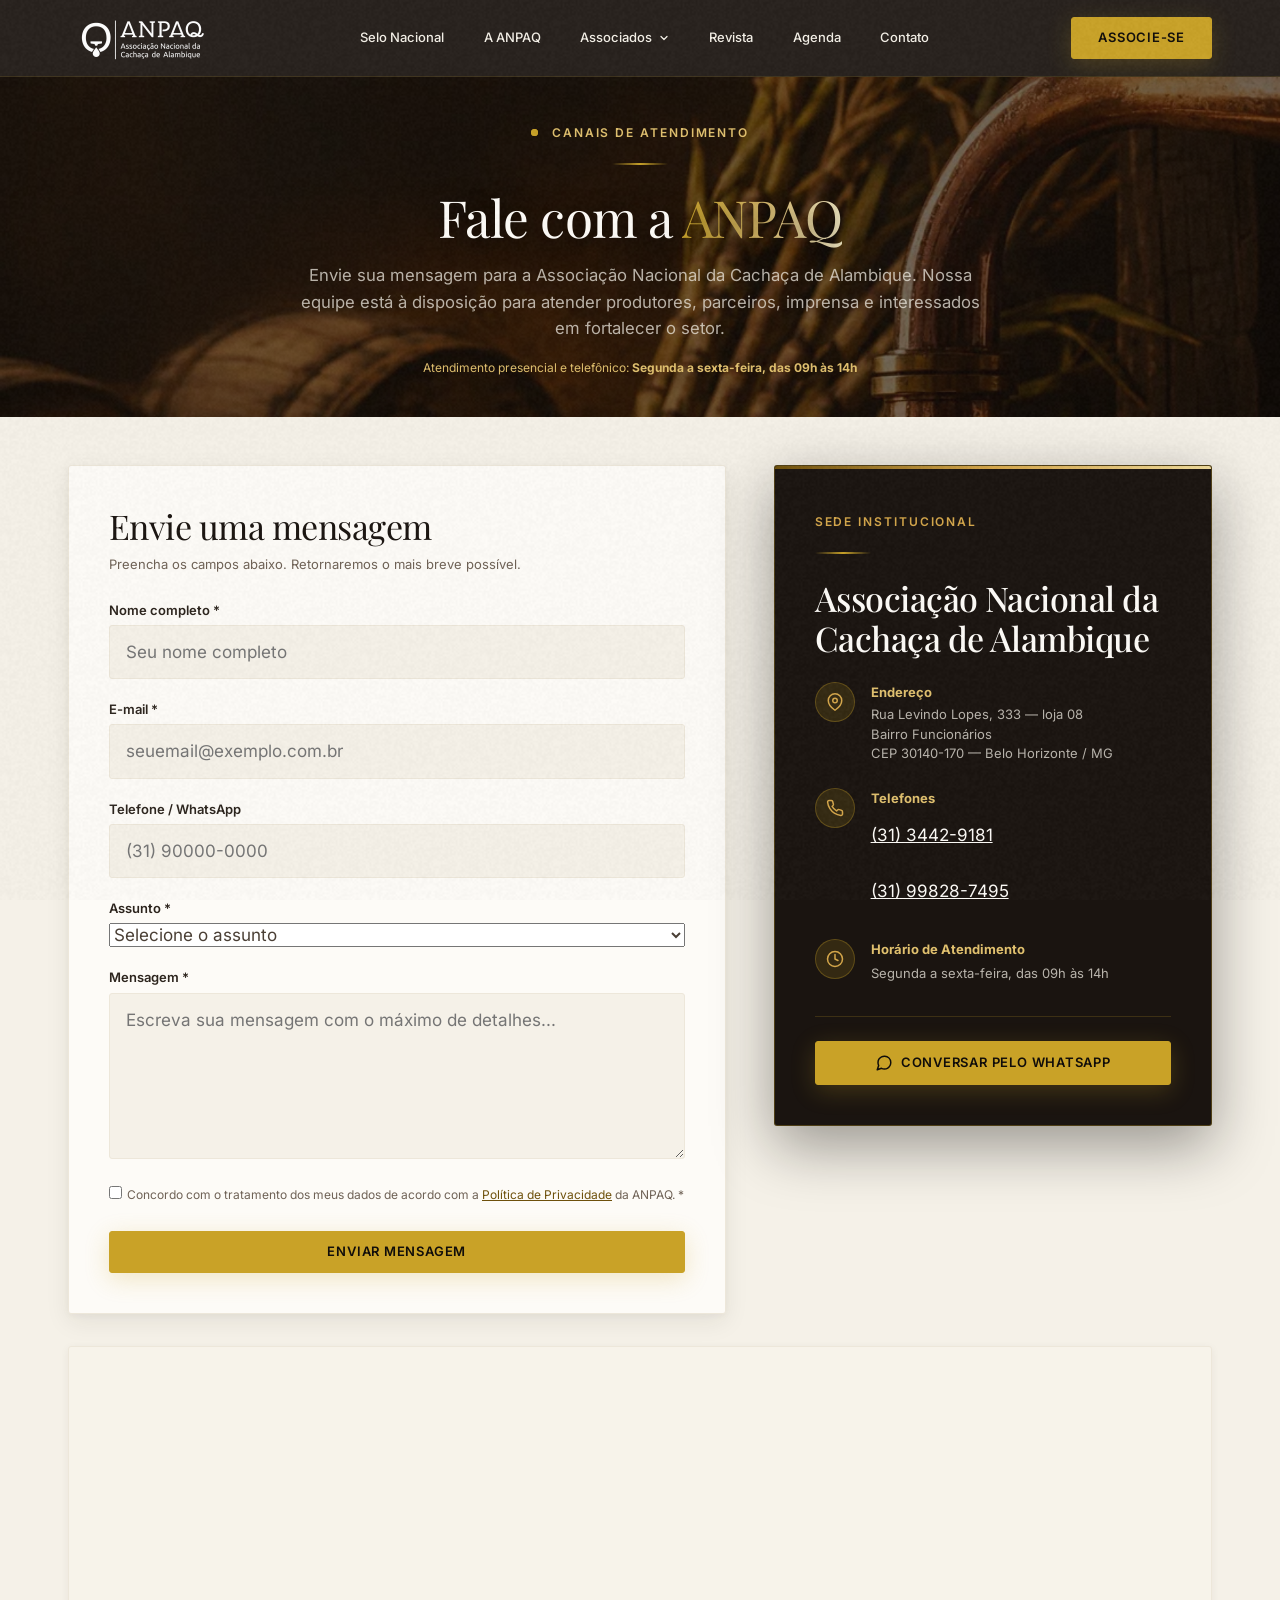
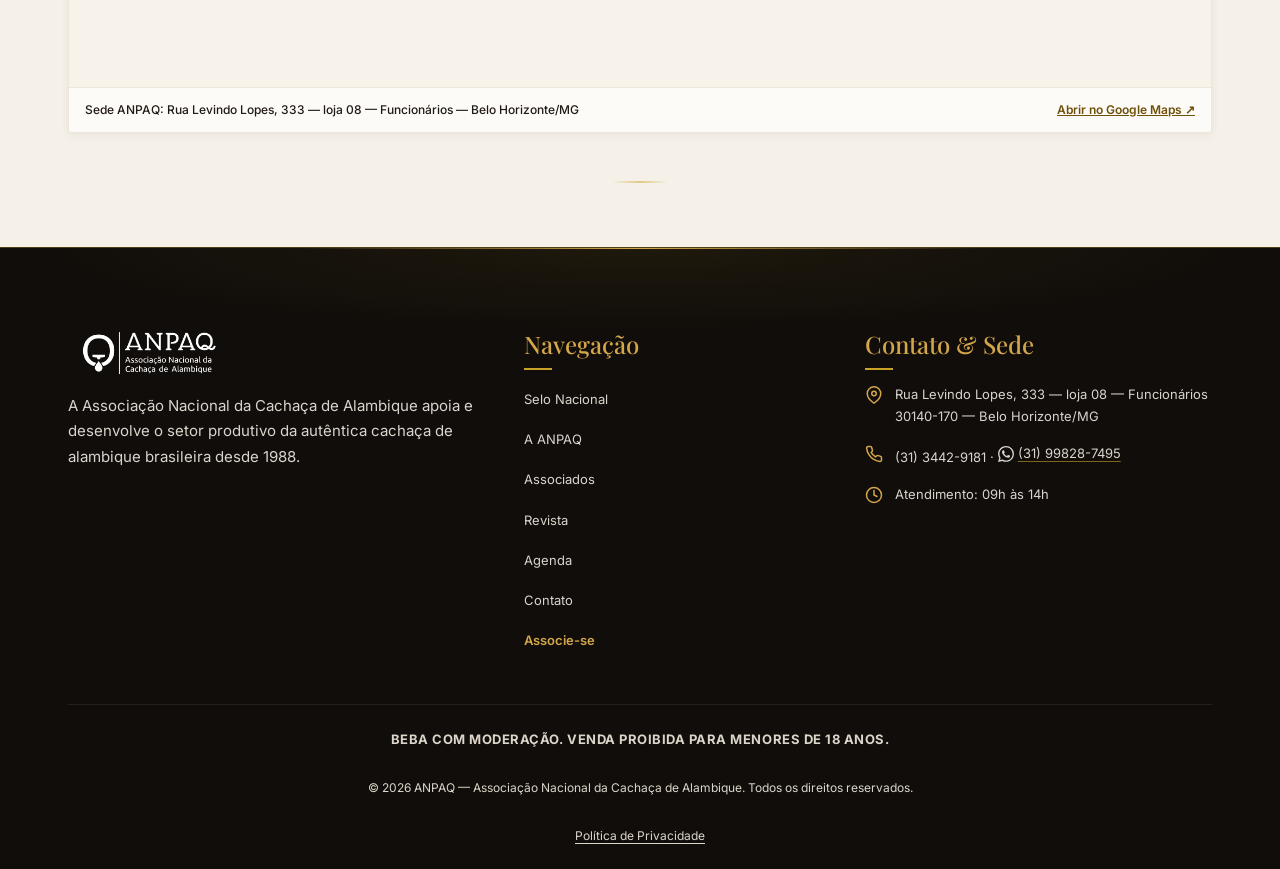
<file: contato/index.html>
<!DOCTYPE html>
<html lang="pt-BR">
<head>
  <meta charset="utf-8"/>
  <meta name="viewport" content="width=device-width, initial-scale=1.0"/>
  <title>Fale com a ANPAQ | Contato Oficial</title>
  <meta name="description" content="Fale com a ANPAQ. Dúvidas sobre o Selo Nacional da Cachaça de Alambique, filiação de associados, anúncios na revista e imprensa."/>
  <link rel="canonical" href="https://anpaq.com.br/contato/"/>
  <link rel="icon" href="/favicon.ico" sizes="any"/>
  <link rel="icon" type="image/png" sizes="32x32" href="/assets/img/favicon-32x32.png"/>
  <meta property="og:type" content="website"/>
  <meta property="og:url" content="https://anpaq.com.br/contato/"/>
  <meta property="og:title" content="Fale com a ANPAQ | Contato Oficial"/>
  <meta property="og:description" content="Fale com a ANPAQ. Dúvidas sobre o Selo Nacional da Cachaça de Alambique, filiação de associados, anúncios na revista e imprensa."/>
  <meta property="og:image" content="https://anpaq.com.br/assets/img/og-default.jpg"/>
  <meta property="og:image:width" content="1200"/>
  <meta property="og:image:height" content="630"/>
  <meta property="og:site_name" content="ANPAQ — Associação Nacional da Cachaça de Alambique"/>
  <meta property="og:locale" content="pt_BR"/>
  <meta name="twitter:card" content="summary_large_image"/>
  <meta name="twitter:url" content="https://anpaq.com.br/contato/"/>
  <meta name="twitter:title" content="Fale com a ANPAQ | Contato Oficial"/>
  <meta name="twitter:description" content="Fale com a ANPAQ. Dúvidas sobre o Selo Nacional da Cachaça de Alambique, filiação de associados, anúncios na revista e imprensa."/>
  <meta name="twitter:image" content="https://anpaq.com.br/assets/img/og-default.jpg"/>
  <script type="application/ld+json">
{
  "@context": "https://schema.org",
  "@type": "BreadcrumbList",
  "itemListElement": [
    {
      "@type": "ListItem",
      "position": 1,
      "name": "Início",
      "item": "https://anpaq.com.br/"
    },
    {
      "@type": "ListItem",
      "position": 2,
      "name": "Contato",
      "item": "https://anpaq.com.br/contato/"
    }
  ]
}
  </script>
  <!-- Preload de Fontes Críticas Locais -->
  <link rel="preload" href="/assets/fonts/inter-variable-latin.woff2" as="font" type="font/woff2" crossorigin>
  <link rel="preload" href="/assets/fonts/playfair-display-variable-latin.woff2" as="font" type="font/woff2" crossorigin>
<link rel="stylesheet" href="/assets/site.css?v=20261113b"/>
<style>
    .contact-grid {
      display: grid;
      grid-template-columns: 1.2fr 0.8fr;
      gap: clamp(var(--sp-8), 4vw, var(--sp-12));
      align-items: start;
    }
    .contact-form-wrap {
      background: var(--anpaq-cream-100);
      border: 1px solid var(--anpaq-cream-400);
      border-radius: var(--radius);
      padding: clamp(var(--sp-6), 4vw, var(--sp-10));
      box-shadow: var(--shadow-md);
    }
    .contact-info-card {
      background: var(--anpaq-dark-900);
      color: var(--anpaq-cream-100);
      border: 1px solid rgba(201, 162, 39, 0.3);
      border-radius: var(--radius);
      padding: clamp(var(--sp-6), 4vw, var(--sp-10));
      box-shadow: var(--shadow-dark);
      position: relative;
      overflow: hidden;
    }
    .contact-info-card::before {
      content: '';
      position: absolute;
      top: 0; left: 0; right: 0;
      height: 3px;
      background: linear-gradient(90deg, var(--anpaq-gold-700), var(--anpaq-gold-400), var(--anpaq-gold-200));
    }
    .contact-detail-item {
      display: flex;
      gap: var(--sp-4);
      margin-bottom: var(--sp-6);
      align-items: flex-start;
    }
    .contact-detail-icon {
      width: 40px;
      height: 40px;
      border-radius: 50%;
      background: rgba(201, 162, 39, 0.15);
      border: 1px solid rgba(201, 162, 39, 0.3);
      display: flex;
      align-items: center;
      justify-content: center;
      color: var(--anpaq-gold-400);
      flex-shrink: 0;
    }
    .contact-detail-icon svg {
      width: 18px;
      height: 18px;
    }
    .map-frame-wrap {
      border: 1px solid var(--anpaq-cream-400);
      border-radius: var(--radius);
      overflow: hidden;
      margin-top: var(--sp-8);
      background: var(--anpaq-cream-200);
      position: relative;
      box-shadow: var(--shadow-sm);
    }
    .map-iframe {
      width: 100%;
      height: 340px;
      border: 0;
      display: block;
    }
    @media (max-width: 900px) {
      .contact-grid {
        grid-template-columns: 1fr;
      }
    }
  </style>
</head>
<body>

  <!-- Link de Acessibilidade -->
  <a href="#main-content" class="skip-link">Pular para o conteúdo principal</a>

  <!-- ═══════════════ HEADER & NAV ═══════════════ -->
  <header class="site-header" id="site-header">
    <div class="container nav-container">
      <a href="/" class="nav-brand" aria-label="ANPAQ — Página inicial">
        <img src="/assets/img/logo-anpaq.webp" alt="ANPAQ — Associação Nacional da Cachaça de Alambique" class="nav-logo" width="160" height="51" decoding="async">
      </a>

      <!-- Menu Desktop -->
      <nav class="nav-menu" aria-label="Navegação principal">
        <div class="nav-item">
          <a href="/selo/" class="nav-link">Selo Nacional</a>
        </div>
        <div class="nav-item">
          <a href="/a-anpaq/" class="nav-link">A ANPAQ</a>
        </div>
        <div class="nav-item has-dropdown">
          <a href="/associados/" class="nav-link" aria-haspopup="true">
            Associados
            <svg class="chevron" width="12" height="12" viewBox="0 0 24 24" fill="none" stroke="currentColor" stroke-width="2.5" stroke-linecap="round" stroke-linejoin="round" aria-hidden="true"><polyline points="6 9 12 15 18 9"></polyline></svg>
          </a>
          <div class="nav-dropdown" role="menu">
            <a href="/associados/?tipo=produtor" class="dropdown-link" role="menuitem">Produtores</a>
            <a href="/associados/?tipo=fornecedor" class="dropdown-link" role="menuitem">Fornecedores</a>
          </div>
        </div>
        <div class="nav-item">
          <a href="/revista/" class="nav-link">Revista</a>
        </div>
        <div class="nav-item">
          <a href="/agenda/" class="nav-link">Agenda</a>
        </div>
        <div class="nav-item">
          <a href="/contato/" class="nav-link is-active" aria-current="page">Contato</a>
        </div>
      </nav>

      <!-- Ação Direita: Associe-se -->
      <div class="nav-actions">
        <a href="/associe-se/" class="btn btn-primary">Associe-se</a>
        <button class="nav-toggle" id="nav-toggle" aria-label="Abrir menu de navegação" aria-expanded="false" aria-controls="mobile-drawer">
          <svg width="24" height="24" viewBox="0 0 24 24" fill="none" stroke="currentColor" stroke-width="2" stroke-linecap="round" stroke-linejoin="round" aria-hidden="true"><line x1="3" y1="12" x2="21" y2="12"></line><line x1="3" y1="6" x2="21" y2="6"></line><line x1="3" y1="18" x2="21" y2="18"></line></svg>
        </button>
      </div>
    </div>
  </header>

  <!-- Gaveta Mobile em tela cheia -->
  <div class="mobile-drawer" id="mobile-drawer" role="dialog" aria-modal="true" aria-label="Menu de navegação">
    <div class="mobile-drawer-header">
      <a href="/" class="nav-brand" aria-label="ANPAQ — Página inicial">
        <img src="/assets/img/logo-anpaq.webp" alt="ANPAQ" class="nav-logo" width="140" height="45" decoding="async" loading="lazy">
      </a>
      <button class="btn-ghost" id="drawer-close" aria-label="Fechar menu" style="color:var(--anpaq-gold-400);font-size:1.5rem;padding:0.5rem;cursor:pointer;">
        ✕
      </button>
    </div>

    <nav class="mobile-nav-links" aria-label="Navegação mobile">
      <a href="/selo/" class="mobile-nav-link">Selo Nacional</a>
      <a href="/a-anpaq/" class="mobile-nav-link">A ANPAQ</a>
      <div>
        <a href="/associados/" class="mobile-nav-link mobile-dropdown-toggle" aria-expanded="false">
          Associados <span>▾</span>
        </a>
        <div class="mobile-submenu">
          <a href="/associados/?tipo=produtor" class="mobile-sub-link">Produtores</a>
          <a href="/associados/?tipo=fornecedor" class="mobile-sub-link">Fornecedores</a>
        </div>
      </div>
      <a href="/revista/" class="mobile-nav-link">Revista</a>
      <a href="/agenda/" class="mobile-nav-link">Agenda</a>
      <a href="/contato/" class="mobile-nav-link is-active">Contato</a>
    </nav>

    <div class="mobile-drawer-footer">
      <a href="/associe-se/" class="btn btn-primary" style="width:100%;">Associe-se</a>
    </div>
  </div>

  <!-- ═══════════════ MAIN CONTENT ═══════════════ -->
  <main id="main-content">

    <!-- 1. HERÓI DA PÁGINA -->
    <section class="page-hero page-hero--sm">
      <picture class="page-hero-bg">
        <source media="(min-width: 641px)" srcset="/assets/img/bg-alambique.webp" type="image/webp">
        <img src="/assets/img/bg-alambique-m.webp" alt="" fetchpriority="high" loading="eager" decoding="async" width="640" height="799">
      </picture>
      <div class="page-hero-overlay"></div>
      <div class="container page-hero-content">
        <span class="eyebrow" style="color:var(--anpaq-gold-300);"><span class="pulse-dot"></span>Canais de Atendimento</span>
        <div class="gold-line"></div>
        <h1 class="page-hero-title">Fale com a <span class="shimmer">ANPAQ</span></h1>
        <p class="page-hero-subtitle">
          Envie sua mensagem para a Associação Nacional da Cachaça de Alambique. Nossa equipe está à disposição para atender produtores, parceiros, imprensa e interessados em fortalecer o setor.
        </p>
        <div style="margin-top: var(--sp-4); font-size: var(--text-xs); color: var(--anpaq-gold-300);">
          Atendimento presencial e telefônico: <strong>Segunda a sexta-feira, das 09h às 14h</strong>
        </div>
      </div>
    </section>

    <!-- 2. FORMULÁRIO E CARTÃO DE CONTATO -->
    <section class="section section--warm" style="padding-top: var(--sp-12); padding-bottom: var(--sp-16);">
      <div class="container">
        <div class="contact-grid">
          
          <!-- Coluna 1: Formulário -->
          <div class="contact-form-wrap reveal">
            <h2 style="font-family: var(--font-display); font-size: var(--text-2xl); margin-bottom: var(--sp-2); color: var(--anpaq-dark-900);">Envie uma mensagem</h2>
            <p style="font-size: var(--text-sm); color: var(--anpaq-text-muted); margin-bottom: var(--sp-6);">Preencha os campos abaixo. Retornaremos o mais breve possível.</p>

            <form id="contatoForm" novalidate>
              
              <!-- Honeypot anti-spam -->
              <div style="position:absolute; left:-9999px; top:-9999px; opacity:0; pointer-events:none;" aria-hidden="true">
                <label for="_gotcha">Não preencha este campo</label>
                <input type="text" name="_gotcha" id="_gotcha" tabindex="-1" autocomplete="off">
              </div>

              <!-- Campo Oculto Origem -->
              <input type="hidden" name="origem" value="site-contato">

              <div class="form-group">
                <label for="nome" class="form-label">Nome completo *</label>
                <input type="text" id="nome" name="nome" class="form-input" required placeholder="Seu nome completo">
                <div class="error-text" id="nomeError">Por favor, informe seu nome.</div>
              </div>

              <div class="form-group">
                <label for="email" class="form-label">E-mail *</label>
                <input type="email" id="email" name="email" class="form-input" required placeholder="seuemail@exemplo.com.br" autocomplete="email">
                <div class="error-text" id="emailError">Informe um endereço de e-mail válido.</div>
              </div>

              <div class="form-group">
                <label for="telefone" class="form-label">Telefone / WhatsApp</label>
                <input type="tel" id="telefone" name="telefone" class="form-input" placeholder="(31) 90000-0000" maxlength="15" autocomplete="tel">
                <div class="error-text" id="telefoneError">Digite um número válido com DDD.</div>
              </div>

              <div class="form-group">
                <label for="assunto" class="form-label">Assunto *</label>
                <select id="assunto" name="assunto" class="form-select" required>
                  <option value="" disabled selected>Selecione o assunto</option>
                  <option value="Quero o selo">Quero o Selo Nacional</option>
                  <option value="Associação">Associação à ANPAQ</option>
                  <option value="Revista e anúncio">Revista da ANPAQ / Anúncios</option>
                  <option value="Imprensa">Imprensa e Comunicação</option>
                  <option value="Outro">Outro assunto</option>
                </select>
                <div class="error-text" id="assuntoError">Selecione o assunto da mensagem.</div>
              </div>

              <div class="form-group">
                <label for="mensagem" class="form-label">Mensagem *</label>
                <textarea id="mensagem" name="mensagem" class="form-textarea" rows="5" required placeholder="Escreva sua mensagem com o máximo de detalhes..."></textarea>
                <div class="error-text" id="mensagemError">Por favor, escreva sua mensagem.</div>
              </div>

              <!-- Checkbox Privacidade -->
              <div class="form-group" style="margin-top: var(--sp-4);">
                <label class="checkbox-container">
                  <input type="checkbox" id="termos" name="termos" required>
                  <span class="checkmark"></span>
                  <span class="checkbox-label" style="font-size: var(--text-xs); line-height: 1.5; color: var(--anpaq-text-muted);">
                    Concordo com o tratamento dos meus dados de acordo com a <a href="/privacidade/" target="_blank" rel="noopener" style="color:var(--anpaq-gold-700); text-decoration:underline;">Política de Privacidade</a> da ANPAQ. *
                  </span>
                </label>
                <div class="error-text" id="termosError">Você deve concordar com a política de privacidade para enviar.</div>
              </div>

              <!-- Feedback Geral -->
              <div id="formFeedback" style="display: none; padding: var(--sp-4); border-radius: var(--radius); margin-top: var(--sp-4); font-size: var(--text-sm);"></div>

              <!-- Botão de Envio -->
              <div style="margin-top: var(--sp-6);">
                <button type="submit" id="submitBtn" class="btn btn-primary" style="width: 100%;">
                  Enviar Mensagem
                </button>
              </div>

            </form>
          </div>

          <!-- Coluna 2: Informações da Sede & Telefones -->
          <div class="contact-info-card reveal">
            <span class="eyebrow" style="color: var(--anpaq-gold-400);">Sede Institucional</span>
            <div class="gold-line" style="margin: var(--sp-3) 0 var(--sp-6);"></div>
            
            <h3 style="font-family: var(--font-display); font-size: var(--text-2xl); color: var(--anpaq-cream-100); margin-bottom: var(--sp-6);">
              Associação Nacional da Cachaça de Alambique
            </h3>

            <!-- Endereço -->
            <div class="contact-detail-item">
              <div class="contact-detail-icon">
                <svg viewBox="0 0 24 24" fill="none" stroke="currentColor" stroke-width="2" stroke-linecap="round" stroke-linejoin="round" aria-hidden="true"><path d="M21 10c0 7-9 13-9 13s-9-6-9-13a9 9 0 0 1 18 0z"></path><circle cx="12" cy="10" r="3"></circle></svg>
              </div>
              <div>
                <strong style="color: var(--anpaq-gold-300); font-size: var(--text-sm); display: block; margin-bottom: 2px;">Endereço</strong>
                <p style="font-size: var(--text-sm); color: var(--anpaq-text-light-muted); line-height: 1.5; margin: 0;">
                  Rua Levindo Lopes, 333 — loja 08<br/>
                  Bairro Funcionários<br/>
                  CEP 30140-170 — Belo Horizonte / MG
                </p>
              </div>
            </div>

            <!-- Telefones -->
            <div class="contact-detail-item">
              <div class="contact-detail-icon">
                <svg viewBox="0 0 24 24" fill="none" stroke="currentColor" stroke-width="2" stroke-linecap="round" stroke-linejoin="round" aria-hidden="true"><path d="M22 16.92v3a2 2 0 0 1-2.18 2 19.79 19.79 0 0 1-8.63-3.07 19.5 19.5 0 0 1-6-6 19.79 19.79 0 0 1-3.07-8.67A2 2 0 0 1 4.11 2h3a2 2 0 0 1 2 1.72 12.84 12.84 0 0 0 .7 2.81 2 2 0 0 1-.45 2.11L8.09 9.91a16 16 0 0 0 6 6l1.27-1.27a2 2 0 0 1 2.11-.45 12.84 12.84 0 0 0 2.81.7A2 2 0 0 1 22 16.92z"></path></svg>
              </div>
              <div>
                <strong style="color: var(--anpaq-gold-300); font-size: var(--text-sm); display: block; margin-bottom: 2px;">Telefones</strong>
                <div style="display:flex; flex-direction:column; gap:8px;">
                  <a href="tel:+553134429181" style="display:inline-flex; align-items:center; min-height:48px; color:var(--anpaq-cream-100); text-decoration:underline;">(31) 3442-9181</a>
                  <a href="tel:+5531998287495" style="display:inline-flex; align-items:center; min-height:48px; color:var(--anpaq-cream-100); text-decoration:underline;">(31) 99828-7495</a>
                </div>
              </div>
            </div>

            <!-- Horário -->
            <div class="contact-detail-item">
              <div class="contact-detail-icon">
                <svg viewBox="0 0 24 24" fill="none" stroke="currentColor" stroke-width="2" stroke-linecap="round" stroke-linejoin="round" aria-hidden="true"><circle cx="12" cy="12" r="10"></circle><polyline points="12 6 12 12 16 14"></polyline></svg>
              </div>
              <div>
                <strong style="color: var(--anpaq-gold-300); font-size: var(--text-sm); display: block; margin-bottom: 2px;">Horário de Atendimento</strong>
                <p style="font-size: var(--text-sm); color: var(--anpaq-text-light-muted); margin: 0;">
                  Segunda a sexta-feira, das 09h às 14h
                </p>
              </div>
            </div>

            <!-- Botão WhatsApp Direto -->
            <div style="margin-top: var(--sp-8); border-top: 1px solid rgba(201, 162, 39, 0.2); padding-top: var(--sp-6);">
              <a href="https://wa.me/5531998287495?text=Ol%C3%A1%2C%20gostaria%20de%20informa%C3%A7%C3%B5es%20sobre%20a%20ANPAQ" target="_blank" rel="noopener" class="btn btn-primary" style="width: 100%; display: inline-flex; align-items: center; justify-content: center; gap: var(--sp-2);">
                <svg width="18" height="18" viewBox="0 0 24 24" fill="none" stroke="currentColor" stroke-width="2" stroke-linecap="round" stroke-linejoin="round" aria-hidden="true"><path d="M21 11.5a8.38 8.38 0 0 1-.9 3.8 8.5 8.5 0 0 1-7.6 4.7 8.38 8.38 0 0 1-3.8-.9L3 21l1.9-5.7a8.38 8.38 0 0 1-.9-3.8 8.5 8.5 0 0 1 4.7-7.6 8.38 8.38 0 0 1 3.8-.9h.5a8.48 8.48 0 0 1 8 8v.5z"></path></svg>
                Conversar pelo WhatsApp
              </a>
            </div>

          </div>

        </div>

        <!-- 3. MAPA DA SEDE -->
        <div class="map-frame-wrap reveal">
          <iframe 
            class="map-iframe"
            title="Localização da sede da ANPAQ em Belo Horizonte"
            src="https://maps.google.com/maps?q=Rua+Levindo+Lopes,+333+-+Funcion%C3%A1rios,+Belo+Horizonte+-+MG,+30140-170&t=&z=16&ie=UTF8&iwloc=&output=embed"
            loading="lazy"
            allowfullscreen>
          </iframe>
          <div style="padding: var(--sp-3) var(--sp-4); background: var(--anpaq-cream-100); border-top: 1px solid var(--anpaq-cream-400); display: flex; justify-content: space-between; align-items: center; flex-wrap: wrap; gap: var(--sp-2); font-size: var(--text-xs);">
            <span style="color: var(--anpaq-dark-800); font-weight: 500;">Sede ANPAQ: Rua Levindo Lopes, 333 — loja 08 — Funcionários — Belo Horizonte/MG</span>
            <a href="https://maps.google.com/?q=Rua+Levindo+Lopes+333+Funcionarios+Belo+Horizonte+MG" target="_blank" rel="noopener" style="color: var(--anpaq-gold-700); font-weight: 600; text-decoration: underline;">
              Abrir no Google Maps ↗
            </a>
          </div>
        </div>

        <div class="gold-line" style="margin: var(--sp-12) auto 0; opacity: 0.5;"></div>

      </div>
    </section>

  </main>

  <!-- ═══════════════ FOOTER INSTITUCIONAL ═══════════════ -->
  <footer class="site-footer">
    <div class="container">
      <div class="footer-grid">
        <!-- Coluna 1: Marca & Frase -->
        <div class="footer-col-brand">
          <a href="/" aria-label="ANPAQ — Início">
            <img src="/assets/img/logo-anpaq.webp" alt="ANPAQ Logo" class="footer-logo" width="160" height="51" loading="lazy" decoding="async">
          </a>
          <p class="footer-brand-desc">
            A Associação Nacional da Cachaça de Alambique apoia e desenvolve o setor produtivo da autêntica cachaça de alambique brasileira desde 1988.
          </p>
        </div>

        <!-- Coluna 2: Navegação -->
        <div>
          <div class="footer-col-title">Navegação</div>
          <ul class="footer-links">
            <li><a href="/selo/" class="footer-link">Selo Nacional</a></li>
            <li><a href="/a-anpaq/" class="footer-link">A ANPAQ</a></li>
            <li><a href="/associados/" class="footer-link">Associados</a></li>
            <li><a href="/revista/" class="footer-link">Revista</a></li>
            <li><a href="/agenda/" class="footer-link">Agenda</a></li>
            <li><a href="/contato/" class="footer-link">Contato</a></li>
            <li><a href="/associe-se/" class="footer-link" style="color:var(--anpaq-gold-400);font-weight:600;">Associe-se</a></li>
          </ul>
        </div>

        <!-- Coluna 3: Contato -->
        <div>
          <div class="footer-col-title">Contato & Sede</div>
          <div class="footer-contact-list">
            <div class="footer-contact-item">
              <svg viewBox="0 0 24 24" fill="none" stroke="currentColor" stroke-width="2" stroke-linecap="round" stroke-linejoin="round" aria-hidden="true"><path d="M21 10c0 7-9 13-9 13s-9-6-9-13a9 9 0 0 1 18 0z"></path><circle cx="12" cy="10" r="3"></circle></svg>
              <span>Rua Levindo Lopes, 333 — loja 08 — Funcionários<br/>30140-170 — Belo Horizonte/MG</span>
            </div>
            <div class="footer-contact-item">
              <svg viewBox="0 0 24 24" fill="none" stroke="currentColor" stroke-width="2" stroke-linecap="round" stroke-linejoin="round" aria-hidden="true"><path d="M22 16.92v3a2 2 0 0 1-2.18 2 19.79 19.79 0 0 1-8.63-3.07 19.5 19.5 0 0 1-6-6 19.79 19.79 0 0 1-3.07-8.67A2 2 0 0 1 4.11 2h3a2 2 0 0 1 2 1.72 12.84 12.84 0 0 0 .7 2.81 2 2 0 0 1-.45 2.11L8.09 9.91a16 16 0 0 0 6 6l1.27-1.27a2 2 0 0 1 2.11-.45 12.84 12.84 0 0 0 2.81.7A2 2 0 0 1 22 16.92z"></path></svg>
              <span><span class="footer-phone-fixo">(31) 3442-9181</span> · <a href="https://wa.me/5531998287495" target="_blank" rel="noopener" class="footer-whatsapp-link" aria-label="Falar com a ANPAQ pelo WhatsApp"><svg viewBox="0 0 24 24" width="16" height="16" fill="currentColor" aria-hidden="true"><path d="M17.472 14.382c-.297-.149-1.758-.867-2.03-.967-.273-.099-.471-.148-.67.15-.197.297-.767.966-.94 1.164-.173.199-.347.223-.644.075-.297-.15-1.255-.463-2.39-1.475-.883-.788-1.48-1.761-1.653-2.059-.173-.297-.018-.458.13-.606.134-.133.298-.347.446-.52.149-.174.198-.298.298-.497.099-.198.05-.371-.025-.52-.075-.149-.669-1.612-.916-2.207-.242-.579-.487-.5-.669-.51-.173-.008-.371-.01-.57-.01-.198 0-.52.074-.792.372-.272.297-1.04 1.016-1.04 2.479 0 1.462 1.065 2.875 1.213 3.074.149.198 2.096 3.2 5.077 4.487.709.306 1.262.489 1.694.625.712.227 1.36.195 1.871.118.571-.085 1.758-.719 2.006-1.413.248-.694.248-1.289.173-1.413-.074-.124-.272-.198-.57-.347m-5.421 7.403h-.004a9.87 9.87 0 01-5.031-1.378l-.361-.214-3.741.982.998-3.648-.235-.374a9.86 9.86 0 01-1.51-5.26c.001-5.45 4.436-9.884 9.888-9.884 2.64 0 5.122 1.03 6.988 2.898a9.825 9.825 0 012.893 6.994c-.003 5.45-4.437 9.884-9.885 9.884m8.413-18.297A11.815 11.815 0 0012.05 0C5.495 0 .16 5.335.157 11.892c0 2.096.547 4.142 1.588 5.945L.057 24l6.305-1.654a11.882 11.882 0 005.683 1.448h.005c6.554 0 11.89-5.335 11.893-11.893a11.821 11.821 0 00-3.48-8.413Z"/></svg>(31) 99828-7495</a></span>
            </div>
            <div class="footer-contact-item">
              <svg viewBox="0 0 24 24" fill="none" stroke="currentColor" stroke-width="2" stroke-linecap="round" stroke-linejoin="round" aria-hidden="true"><circle cx="12" cy="12" r="10"></circle><polyline points="12 6 12 12 16 14"></polyline></svg>
              <span>Atendimento: 09h às 14h</span>
            </div>
          </div>
        </div>
      </div>

      <!-- Linha final legal -->
      <div class="footer-bottom">
        <p class="footer-legal-warning">Beba com moderação. Venda proibida para menores de 18 anos.</p>
        <p>&copy; 2026 ANPAQ — Associação Nacional da Cachaça de Alambique. Todos os direitos reservados.</p>
        <div class="footer-meta-links">
          <a href="/privacidade/">Política de Privacidade</a>
        </div>
      </div>
    </div>
  </footer>

  <!-- Scripts -->

  
  <script src="/assets/config.js?v=20261107a" defer></script>
  <script src="/assets/site.js?v=20261113b" defer></script>

  <!-- Validação e Envio do Formulário de Contato -->
  <script>
    document.addEventListener('DOMContentLoaded', () => {
      const form = document.getElementById('contatoForm');
      const submitBtn = document.getElementById('submitBtn');
      const feedbackEl = document.getElementById('formFeedback');
      const telefoneInput = document.getElementById('telefone');

      // Máscara brasileira de telefone/WhatsApp
      if (telefoneInput) {
        telefoneInput.addEventListener('input', (e) => {
          let v = e.target.value.replace(/\D/g, '');
          if (v.length > 11) v = v.substring(0, 11);
          if (v.length > 6) {
            e.target.value = `(${v.substring(0, 2)}) ${v.substring(2, 7)}-${v.substring(7)}`;
          } else if (v.length > 2) {
            e.target.value = `(${v.substring(0, 2)}) ${v.substring(2)}`;
          } else if (v.length > 0) {
            e.target.value = `(${v}`;
          } else {
            e.target.value = '';
          }
        });
      }

      function validarEmail(email) {
        return /^[^\s@]+@[^\s@]+\.[^\s@]+$/.test(email);
      }

      if (form) {
        form.addEventListener('submit', async (e) => {
          e.preventDefault();

          // Reset erros
          document.querySelectorAll('.error-text').forEach(el => el.classList.remove('is-visible'));
          document.querySelectorAll('.form-input, .form-select, .form-textarea').forEach(el => el.classList.remove('has-error'));
          if (feedbackEl) {
            feedbackEl.style.display = 'none';
            feedbackEl.textContent = '';
          }

          let hasError = false;

          // Honeypot check
          const gotcha = document.getElementById('_gotcha');
          if (gotcha && gotcha.value.trim() !== '') {
            return; // Bloqueio silencioso de bot
          }

          // Validação dos campos
          const nome = document.getElementById('nome');
          if (!nome || !nome.value.trim()) {
            document.getElementById('nomeError')?.classList.add('is-visible');
            nome?.classList.add('has-error');
            hasError = true;
          }

          const email = document.getElementById('email');
          if (!email || !validarEmail(email.value.trim())) {
            document.getElementById('emailError')?.classList.add('is-visible');
            email?.classList.add('has-error');
            hasError = true;
          }

          const assunto = document.getElementById('assunto');
          if (!assunto || !assunto.value) {
            document.getElementById('assuntoError')?.classList.add('is-visible');
            assunto?.classList.add('has-error');
            hasError = true;
          }

          const mensagem = document.getElementById('mensagem');
          if (!mensagem || !mensagem.value.trim()) {
            document.getElementById('mensagemError')?.classList.add('is-visible');
            mensagem?.classList.add('has-error');
            hasError = true;
          }

          const termos = document.getElementById('termos');
          if (!termos || !termos.checked) {
            document.getElementById('termosError')?.classList.add('is-visible');
            hasError = true;
          }

          if (hasError) {
            const primeiroErro = form.querySelector('.has-error');
            if (primeiroErro) primeiroErro.focus();
            return;
          }

          // Preparação do Payload
          const payload = {
            origem: 'site-contato',
            data_envio: new Date().toISOString(),
            nome: nome.value.trim(),
            email: email.value.trim(),
            telefone: telefoneInput ? telefoneInput.value.trim() : '',
            assunto: assunto.value,
            mensagem: mensagem.value.trim()
          };

          // Estado: Enviando
          submitBtn.disabled = true;
          submitBtn.textContent = 'Enviando mensagem...';

          const config = window.ANPAQ_CONFIG || {};
          const endpoint = config.contatoEndpoint;

          try {
            if (endpoint && endpoint.trim().length > 0) {
              const res = await fetch(endpoint, {
                method: 'POST',
                headers: { 'Content-Type': 'application/json' },
                body: JSON.stringify(payload)
              });

              if (!res.ok) throw new Error(`HTTP error ${res.status}`);

              form.reset();
              if (feedbackEl) {
                feedbackEl.style.display = 'block';
                feedbackEl.style.background = 'rgba(74, 124, 89, 0.15)';
                feedbackEl.style.border = '1px solid rgba(74, 124, 89, 0.4)';
                feedbackEl.style.color = '#2D593A';
                feedbackEl.textContent = 'Mensagem enviada com sucesso! Agradecemos seu contato. Nossa equipe responderá em breve.';
              }
            } else {
              // Endpoint vazio: redireciona para WhatsApp com mensagem pronta
              const textoWhatsApp = `*Contato via Site ANPAQ*

*Nome:* ${payload.nome}
*Assunto:* ${payload.assunto}
*Mensagem:* ${payload.mensagem}
*E-mail:* ${payload.email}
*Telefone:* ${payload.telefone || 'Não informado'}`;
              const waUrl = `https://wa.me/5531998287495?text=${encodeURIComponent(textoWhatsApp)}`;
              window.open(waUrl, '_blank', 'noopener');

              form.reset();
              if (feedbackEl) {
                feedbackEl.style.display = 'block';
                feedbackEl.style.background = 'rgba(201, 162, 39, 0.15)';
                feedbackEl.style.border = '1px solid var(--anpaq-gold-500)';
                feedbackEl.style.color = 'var(--anpaq-dark-900)';
                feedbackEl.textContent = 'Falta só um passo: abrimos o WhatsApp da ANPAQ com sua mensagem pronta. Toque em enviar por lá.';
              }
            }
          } catch (err) {
            console.warn('[ANPAQ] Envio do formulário de contato:', err);
            // Em caso de erro na requisição, também abre o WhatsApp
            const textoWhatsApp = `*Contato via Site ANPAQ*

*Nome:* ${payload.nome}
*Assunto:* ${payload.assunto}
*Mensagem:* ${payload.mensagem}
*E-mail:* ${payload.email}
*Telefone:* ${payload.telefone || 'Não informado'}`;
            const waUrl = `https://wa.me/5531998287495?text=${encodeURIComponent(textoWhatsApp)}`;
            window.open(waUrl, '_blank', 'noopener');

            form.reset();
            if (feedbackEl) {
              feedbackEl.style.display = 'block';
              feedbackEl.style.background = 'rgba(201, 162, 39, 0.15)';
              feedbackEl.style.border = '1px solid var(--anpaq-gold-500)';
              feedbackEl.style.color = 'var(--anpaq-dark-900)';
              feedbackEl.textContent = 'Falta só um passo: abrimos o WhatsApp da ANPAQ com sua mensagem pronta. Toque em enviar por lá.';
            }
          } finally {
            submitBtn.disabled = false;
            submitBtn.textContent = 'Enviar Mensagem';
          }
        });
      }
    });
  </script>
</body>
</html>
</file>
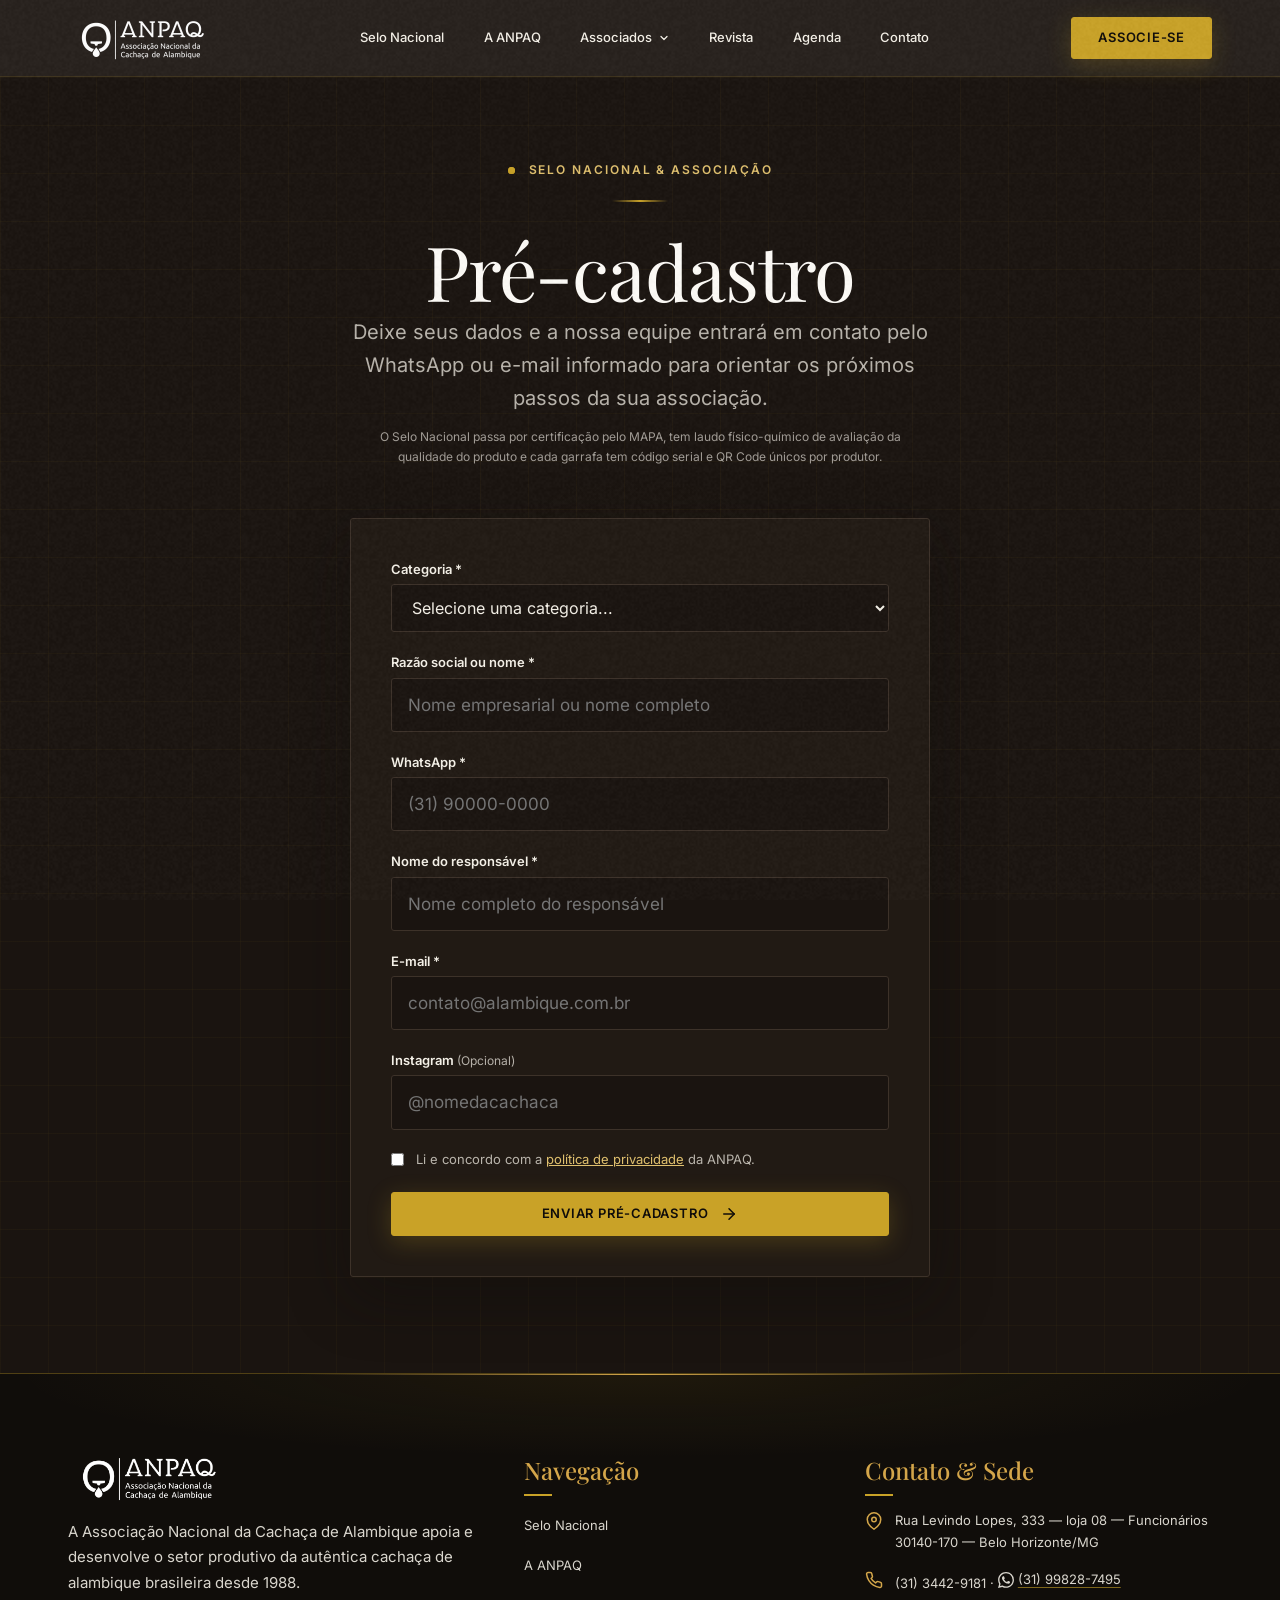
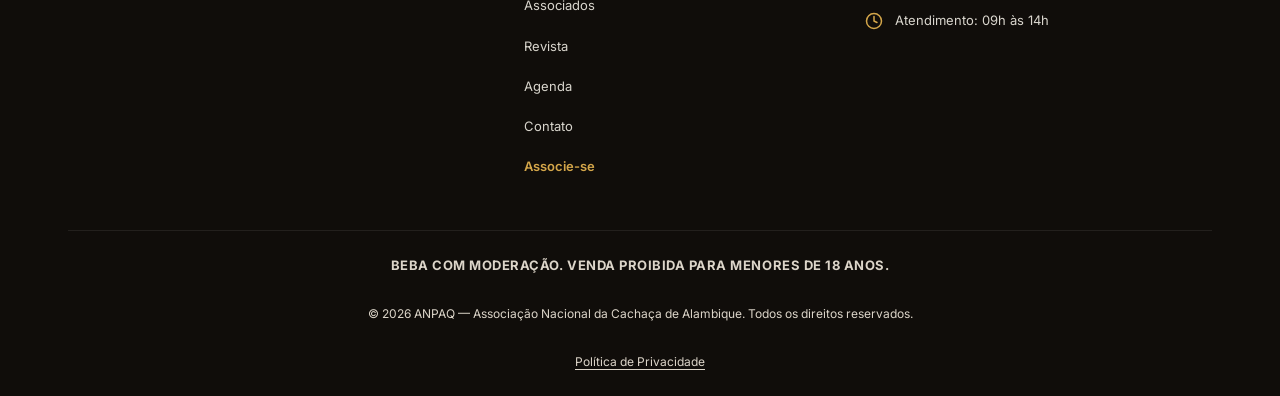
<file: pre-cadastro/index.html>
<!DOCTYPE html>
<html lang="pt-BR">
<head>
  <meta charset="utf-8"/>
  <meta name="viewport" content="width=device-width, initial-scale=1.0"/>
  <title>Pré-cadastro | ANPAQ</title>
  <meta name="description" content="Pré-cadastro para produtores interessados no Selo Nacional da Cachaça de Alambique ou em se associar à ANPAQ."/>
  <link rel="canonical" href="https://anpaq.com.br/pre-cadastro/"/>
  <link rel="icon" href="/favicon.ico" sizes="any"/>
  <link rel="icon" type="image/png" sizes="32x32" href="/assets/img/favicon-32x32.png"/>
  <meta property="og:type" content="website"/>
  <meta property="og:url" content="https://anpaq.com.br/pre-cadastro/"/>
  <meta property="og:title" content="Pré-cadastro | ANPAQ"/>
  <meta property="og:description" content="Pré-cadastro para produtores interessados no Selo Nacional da Cachaça de Alambique ou em se associar à ANPAQ."/>
  <meta property="og:image" content="https://anpaq.com.br/assets/img/og-default.jpg"/>
  <meta property="og:image:width" content="1200"/>
  <meta property="og:image:height" content="630"/>
  <meta property="og:site_name" content="ANPAQ — Associação Nacional da Cachaça de Alambique"/>
  <meta property="og:locale" content="pt_BR"/>
  <meta name="twitter:card" content="summary_large_image"/>
  <meta name="twitter:url" content="https://anpaq.com.br/pre-cadastro/"/>
  <meta name="twitter:title" content="Pré-cadastro | ANPAQ"/>
  <meta name="twitter:description" content="Pré-cadastro para produtores interessados no Selo Nacional da Cachaça de Alambique ou em se associar à ANPAQ."/>
  <meta name="twitter:image" content="https://anpaq.com.br/assets/img/og-default.jpg"/>
  <script type="application/ld+json">
{
  "@context": "https://schema.org",
  "@type": "BreadcrumbList",
  "itemListElement": [
    {
      "@type": "ListItem",
      "position": 1,
      "name": "Início",
      "item": "https://anpaq.com.br/"
    },
    {
      "@type": "ListItem",
      "position": 2,
      "name": "Pré-cadastro",
      "item": "https://anpaq.com.br/pre-cadastro/"
    }
  ]
}
  </script>

  <meta name="robots" content="noindex, nofollow"/>
  <!-- Preload de Fontes Críticas Locais -->
  <link rel="preload" href="/assets/fonts/inter-variable-latin.woff2" as="font" type="font/woff2" crossorigin>
  <link rel="preload" href="/assets/fonts/playfair-display-variable-latin.woff2" as="font" type="font/woff2" crossorigin>
<link rel="stylesheet" href="/assets/site.css?v=20261113b"/>
<style>
  #cadastroForm select.form-input {
    min-height: 46px;
    font-size: 1rem;
    cursor: pointer;
  }
  #cadastroForm select.form-input option {
    background-color: var(--anpaq-dark-900);
    color: var(--anpaq-text-light);
  }
  #cadastroForm .form-input:focus-visible {
    outline: 2px solid var(--anpaq-gold-400);
    outline-offset: 2px;
    border-color: var(--anpaq-gold-400);
  }
  #cadastroForm .error-text {
    color: #F08A7E;
  }
  #successPropostaBox {
    width: 100%;
    background: rgba(201, 162, 39, 0.08);
    border: 1px solid rgba(201, 162, 39, 0.3);
    border-radius: var(--radius);
    padding: var(--sp-4);
    margin-bottom: var(--sp-4);
    text-align: center;
  }
  #successPropostaBox .proposta-desc {
    font-size: var(--text-sm);
    color: var(--anpaq-text-light);
    margin: 0 0 var(--sp-3);
    line-height: 1.5;
  }
  #successPropostaBox .btn-outline {
    white-space: normal;
    text-align: center;
    min-height: 44px;
  }
  #successPropostaBox .btn-outline:hover svg,
  #successPropostaBox .btn-outline:focus-visible svg {
    transform: translateY(2px);
  }
</style>
</head>
<body>

  <!-- Link de Acessibilidade -->
  <a href="#main-content" class="skip-link">Pular para o conteúdo principal</a>

  <!-- ═══════════════ HEADER & NAV ═══════════════ -->
  <header class="site-header" id="site-header">
    <div class="container nav-container">
      <a href="/" class="nav-brand" aria-label="ANPAQ — Página inicial">
        <img src="/assets/img/logo-anpaq.webp" alt="ANPAQ — Associação Nacional da Cachaça de Alambique" class="nav-logo" width="160" height="51" decoding="async">
      </a>

      <!-- Menu Desktop -->
      <nav class="nav-menu" aria-label="Navegação principal">
        <div class="nav-item">
          <a href="/selo/" class="nav-link">Selo Nacional</a>
        </div>
        <div class="nav-item">
          <a href="/a-anpaq/" class="nav-link">A ANPAQ</a>
        </div>
        <div class="nav-item has-dropdown">
          <a href="/associados/" class="nav-link" aria-haspopup="true">
            Associados
            <svg class="chevron" width="12" height="12" viewBox="0 0 24 24" fill="none" stroke="currentColor" stroke-width="2.5" stroke-linecap="round" stroke-linejoin="round" aria-hidden="true"><polyline points="6 9 12 15 18 9"></polyline></svg>
          </a>
          <div class="nav-dropdown" role="menu">
            <a href="/associados/?tipo=produtor" class="dropdown-link" role="menuitem">Produtores</a>
            <a href="/associados/?tipo=fornecedor" class="dropdown-link" role="menuitem">Fornecedores</a>
          </div>
        </div>
        <div class="nav-item">
          <a href="/revista/" class="nav-link">Revista</a>
        </div>
        <div class="nav-item">
          <a href="/agenda/" class="nav-link">Agenda</a>
        </div>
        <div class="nav-item">
          <a href="/contato/" class="nav-link">Contato</a>
        </div>
      </nav>

      <!-- Ação Direita: Associe-se -->
      <div class="nav-actions">
        <a href="/associe-se/" class="btn btn-primary">Associe-se</a>
        <button class="nav-toggle" id="nav-toggle" aria-label="Abrir menu de navegação" aria-expanded="false" aria-controls="mobile-drawer">
          <svg width="24" height="24" viewBox="0 0 24 24" fill="none" stroke="currentColor" stroke-width="2" stroke-linecap="round" stroke-linejoin="round" aria-hidden="true"><line x1="3" y1="12" x2="21" y2="12"></line><line x1="3" y1="6" x2="21" y2="6"></line><line x1="3" y1="18" x2="21" y2="18"></line></svg>
        </button>
      </div>
    </div>
  </header>

  <!-- Gaveta Mobile em tela cheia -->
  <div class="mobile-drawer" id="mobile-drawer" role="dialog" aria-modal="true" aria-label="Menu de navegação">
    <div class="mobile-drawer-header">
      <a href="/" class="nav-brand" aria-label="ANPAQ — Página inicial">
        <img src="/assets/img/logo-anpaq.webp" alt="ANPAQ" class="nav-logo" width="140" height="45" decoding="async" loading="lazy">
      </a>
      <button class="btn-ghost" id="drawer-close" aria-label="Fechar menu" style="color:var(--anpaq-gold-400);font-size:1.5rem;padding:0.5rem;cursor:pointer;">
        ✕
      </button>
    </div>

    <nav class="mobile-nav-links" aria-label="Navegação mobile">
      <a href="/selo/" class="mobile-nav-link">Selo Nacional</a>
      <a href="/a-anpaq/" class="mobile-nav-link">A ANPAQ</a>
      <div>
        <a href="/associados/" class="mobile-nav-link mobile-dropdown-toggle" aria-expanded="false">
          Associados <span>▾</span>
        </a>
        <div class="mobile-submenu">
          <a href="/associados/?tipo=produtor" class="mobile-sub-link">Produtores</a>
          <a href="/associados/?tipo=fornecedor" class="mobile-sub-link">Fornecedores</a>
        </div>
      </div>
      <a href="/revista/" class="mobile-nav-link">Revista</a>
      <a href="/agenda/" class="mobile-nav-link">Agenda</a>
      <a href="/contato/" class="mobile-nav-link">Contato</a>
    </nav>

    <div class="mobile-drawer-footer">
      <a href="/associe-se/" class="btn btn-primary" style="width:100%;">Associe-se</a>
    </div>
  </div>

  <!-- ═══════════════ MAIN CONTENT ═══════════════ -->
  <main id="main-content">

    <section class="section section--dark grid-paper" style="position:relative; overflow:hidden; padding-top: clamp(var(--sp-12), 6vw, var(--sp-20)); padding-bottom: clamp(var(--sp-16), 8vw, var(--sp-24)); min-height: 80vh;">
      <div class="glow glow-gold" style="width:550px; height:550px; top:50%; left:50%; transform:translate(-50%, -50%); opacity:0.18;"></div>
      <div class="container" style="position:relative; z-index:1;">
        
        <!-- Cabeçalho do Formulário -->
        <div class="section-header">
          <span class="eyebrow" style="color:var(--anpaq-gold-300);"><span class="pulse-dot"></span>Selo Nacional & Associação</span>
          <div class="gold-line"></div>
          <h1 style="color:var(--anpaq-cream-100);">Pré-cadastro</h1>
          <p style="color:var(--anpaq-text-light-muted); max-width:620px; margin:0 auto var(--sp-3);">
            Deixe seus dados e a nossa equipe entrará em contato pelo WhatsApp ou e-mail informado para orientar os próximos passos da sua associação.
          </p>
          <p style="font-size:var(--text-xs); color:var(--anpaq-text-light-subtle); max-width:540px; margin:0 auto;">
            O Selo Nacional passa por certificação pelo MAPA, tem laudo físico-químico de avaliação da qualidade do produto e cada garrafa tem código serial e QR Code únicos por produtor.
          </p>
        </div>

        <!-- Card Central do Formulário -->
        <div class="form-card">

          <!-- 1. ESTADO: FORMULÁRIO -->
          <form id="cadastroForm" novalidate>
            
            <!-- Campo Honeypot Anti-Spam (invisível para humanos) -->
            <div style="position:absolute; left:-9999px; top:-9999px; opacity:0; pointer-events:none;" aria-hidden="true">
              <label for="_gotcha">Não preencha este campo</label>
              <input type="text" name="_gotcha" id="_gotcha" tabindex="-1" autocomplete="off">
            </div>

            <div class="form-group">
              <label for="categoria" class="form-label">Categoria *</label>
              <select id="categoria" name="categoria" class="form-input" required>
                <option value="">Selecione uma categoria...</option>
                <option value="Produtor">Produtor</option>
                <option value="Engarrafador">Engarrafador</option>
                <option value="Estandardizador/Padronizador">Estandardizador/Padronizador</option>
                <option value="Proprietário de marcas">Proprietário de marcas</option>
                <option value="Cooperativa/Associação">Cooperativa/Associação</option>
                <option value="Distribuidor/Atacadista">Distribuidor/Atacadista</option>
                <option value="Fornecedor de insumos">Fornecedor de insumos</option>
                <option value="Fabricante de equipamentos">Fabricante de equipamentos</option>
                <option value="Prestador de serviço">Prestador de serviço</option>
                <option value="Responsável técnico/Consultor">Responsável técnico/Consultor</option>
                <option value="Outros">Outros</option>
              </select>
              <div class="error-text" id="categoriaError">Por favor, selecione uma categoria.</div>
            </div>

            <div class="form-group">
              <label for="razaoSocial" class="form-label">Razão social ou nome *</label>
              <input type="text" id="razaoSocial" name="razaoSocial" class="form-input" required placeholder="Nome empresarial ou nome completo">
              <div class="error-text" id="razaoSocialError">Por favor, informe a razão social ou nome.</div>
            </div>

            <div class="form-group" id="nomeCachacaGroup" hidden style="display:none;">
              <label for="nomeCachaca" class="form-label">Nome da Cachaça *</label>
              <input type="text" id="nomeCachaca" name="nomeCachaca" class="form-input" placeholder="Marca ou nome do produto principal">
              <div class="error-text" id="nomeCachacaError">Por favor, informe o nome da cachaça.</div>
            </div>

            <div class="form-group">
              <label for="whatsapp" class="form-label">WhatsApp *</label>
              <input type="tel" id="whatsapp" name="whatsapp" class="form-input" required placeholder="(31) 90000-0000" maxlength="15" autocomplete="tel">
              <div class="error-text" id="whatsappError">Digite um número válido com DDD (mínimo 10 dígitos).</div>
            </div>

            <div class="form-group">
              <label for="responsavel" class="form-label">Nome do responsável *</label>
              <input type="text" id="responsavel" name="responsavel" class="form-input" required placeholder="Nome completo do responsável">
              <div class="error-text" id="responsavelError">Por favor, informe o nome do responsável.</div>
            </div>

            <div class="form-group">
              <label for="email" class="form-label">E-mail *</label>
              <input type="email" id="email" name="email" class="form-input" required placeholder="contato@alambique.com.br" autocomplete="email">
              <div class="error-text" id="emailError">Digite um e-mail corporativo ou pessoal válido.</div>
            </div>

            <div class="form-group">
              <label for="instagram" class="form-label">Instagram <span style="font-size:var(--text-xs); font-weight:normal; opacity:0.7;">(Opcional)</span></label>
              <input type="text" id="instagram" name="instagram" class="form-input" placeholder="@nomedacachaca">
            </div>

            <!-- Checkbox de Política de Privacidade -->
            <div class="form-group" style="margin-top:var(--sp-4);">
              <label class="form-checkbox-label" for="termos">
                <input type="checkbox" id="termos" name="termos" required>
                <span>Li e concordo com a <a href="/privacidade/" target="_blank" rel="noopener">política de privacidade</a> da ANPAQ.</span>
              </label>
              <div class="error-text" id="termosError">É necessário aceitar os termos de privacidade para prosseguir.</div>
            </div>

            <div style="margin-top:var(--sp-6);">
              <button type="submit" class="btn btn-primary" id="submitBtn" style="width:100%;">
                Enviar pré-cadastro
                <svg viewBox="0 0 24 24" fill="none" stroke="currentColor" stroke-width="2" stroke-linecap="round" stroke-linejoin="round" aria-hidden="true"><line x1="5" y1="12" x2="19" y2="12"></line><polyline points="12 5 19 12 12 19"></polyline></svg>
              </button>
            </div>

          </form>

          <!-- 2. ESTADO: CARREGANDO -->
          <div id="loadingState" class="state-container" aria-live="polite">
            <div class="spinner"></div>
            <h2 class="state-title" style="color:var(--anpaq-cream-100);">Processando pré-cadastro...</h2>
            <p class="state-desc">Enviando seus dados com segurança para a equipe da ANPAQ.</p>
          </div>

          <!-- 3. ESTADO: SUCESSO -->
          <div id="successState" class="state-container" aria-live="polite">
            <svg class="state-icon text-success scale-bounce" viewBox="0 0 24 24" fill="none" stroke="currentColor" stroke-width="2" stroke-linecap="round" stroke-linejoin="round" aria-hidden="true"><path d="M22 11.08V12a10 10 0 1 1-5.93-9.14"></path><polyline points="22 4 12 14.01 9 11.01"></polyline></svg>
            <h2 class="state-title" style="color:var(--anpaq-cream-100);">Pré-cadastro recebido!</h2>
            <p class="state-desc">
              Tudo certo! Seus dados foram encaminhados com sucesso. Nossa equipe entrará em contato em breve para apresentar os próximos passos.
            </p>

            <div id="successPropostaBox" hidden>
              <p class="proposta-desc">
                Baixe a proposta de admissão para <strong id="successPropostaCategoria"></strong>:
              </p>
              <a href="/assets/docs/proposta-admissao-produtor.pdf" id="successPropostaLink" class="btn btn-outline" style="width:100%;" download>
                <svg viewBox="0 0 24 24" fill="none" stroke="currentColor" stroke-width="2" stroke-linecap="round" stroke-linejoin="round" aria-hidden="true"><path d="M21 15v4a2 2 0 0 1-2 2H5a2 2 0 0 1-2-2v-4"/><polyline points="7 10 12 15 17 10"/><line x1="12" y1="15" x2="12" y2="3"/></svg>
                Baixar proposta (PDF)
              </a>
            </div>
            
            <div style="width:100%; height:1px; background:rgba(255,255,255,0.1); margin:var(--sp-4) 0;"></div>
            
            <p style="font-size:var(--text-xs); color:var(--anpaq-text-light-subtle); margin-bottom:var(--sp-3);">
              Deseja agilizar o atendimento?
            </p>
            
            <a href="https://wa.me/5531998287495?text=Ol%C3%A1%2C%20acabei%20de%20fazer%20o%20pr%C3%A9-cadastro%20na%20ANPAQ%21" target="_blank" rel="noopener noreferrer" class="btn btn-whatsapp" style="width:100%;">
              <svg viewBox="0 0 24 24" fill="none" stroke="currentColor" stroke-width="2" stroke-linecap="round" stroke-linejoin="round" style="width:20px; height:20px;" aria-hidden="true"><path d="M21 11.5a8.38 8.38 0 0 1-.9 3.8 8.5 8.5 0 0 1-7.6 4.7 8.38 8.38 0 0 1-3.8-.9L3 21l1.9-5.7a8.38 8.38 0 0 1-.9-3.8 8.5 8.5 0 0 1 4.7-7.6 8.38 8.38 0 0 1 3.8-.9h.5a8.48 8.48 0 0 1 8 8v.5z"></path></svg>
              Falar agora pelo WhatsApp
            </a>
          </div>

          <!-- 4. ESTADO: ERRO -->
          <div id="errorState" class="state-container" aria-live="assertive">
            <svg class="state-icon text-error scale-bounce" viewBox="0 0 24 24" fill="none" stroke="currentColor" stroke-width="2" stroke-linecap="round" stroke-linejoin="round" aria-hidden="true"><circle cx="12" cy="12" r="10"></circle><line x1="12" y1="8" x2="12" y2="12"></line><line x1="12" y1="16" x2="12.01" y2="16"></line></svg>
            <h2 class="state-title" style="color:var(--anpaq-cream-100);" id="errorTitle">Não foi possível enviar</h2>
            <p class="state-desc" id="errorMessage">
              Não conseguimos registrar seus dados automaticamente neste momento. Você pode tentar novamente ou falar diretamente com a nossa equipe.
            </p>
            
            <a href="https://wa.me/5531998287495?text=Ol%C3%A1%2C%20tentei%20fazer%20o%20pr%C3%A9-cadastro%20na%20ANPAQ%20e%20gostaria%20de%20informa%C3%A7%C3%B5es%20sobre%20o%20Selo%20Nacional%20e%20associa%C3%A7%C3%A3o." target="_blank" rel="noopener noreferrer" class="btn btn-whatsapp" style="width:100%;">
              <svg viewBox="0 0 24 24" fill="none" stroke="currentColor" stroke-width="2" stroke-linecap="round" stroke-linejoin="round" style="width:20px; height:20px;" aria-hidden="true"><path d="M21 11.5a8.38 8.38 0 0 1-.9 3.8 8.5 8.5 0 0 1-7.6 4.7 8.38 8.38 0 0 1-3.8-.9L3 21l1.9-5.7a8.38 8.38 0 0 1-.9-3.8 8.5 8.5 0 0 1 4.7-7.6 8.38 8.38 0 0 1 3.8-.9h.5a8.48 8.48 0 0 1 8 8v.5z"></path></svg>
              Chamar no WhatsApp
            </a>
            
            <button type="button" class="btn btn-ghost" id="retryBtn" style="margin-top:var(--sp-4);">
              Tentar enviar novamente
            </button>
          </div>

        </div>

      </div>
    </section>

  </main>

  <!-- ═══════════════ FOOTER INSTITUCIONAL ═══════════════ -->
  <footer class="site-footer">
    <div class="container">
      <div class="footer-grid">
        <!-- Coluna 1: Marca & Frase -->
        <div class="footer-col-brand">
          <a href="/" aria-label="ANPAQ — Início">
            <img src="/assets/img/logo-anpaq.webp" alt="ANPAQ Logo" class="footer-logo" width="160" height="51" loading="lazy" decoding="async">
          </a>
          <p class="footer-brand-desc">
            A Associação Nacional da Cachaça de Alambique apoia e desenvolve o setor produtivo da autêntica cachaça de alambique brasileira desde 1988.
          </p>
        </div>

        <!-- Coluna 2: Navegação -->
        <div>
          <div class="footer-col-title">Navegação</div>
          <ul class="footer-links">
            <li><a href="/selo/" class="footer-link">Selo Nacional</a></li>
            <li><a href="/a-anpaq/" class="footer-link">A ANPAQ</a></li>
            <li><a href="/associados/" class="footer-link">Associados</a></li>
            <li><a href="/revista/" class="footer-link">Revista</a></li>
            <li><a href="/agenda/" class="footer-link">Agenda</a></li>
            <li><a href="/contato/" class="footer-link">Contato</a></li>
            <li><a href="/associe-se/" class="footer-link" style="color:var(--anpaq-gold-400);font-weight:600;">Associe-se</a></li>
          </ul>
        </div>

        <!-- Coluna 3: Contato -->
        <div>
          <div class="footer-col-title">Contato & Sede</div>
          <div class="footer-contact-list">
            <div class="footer-contact-item">
              <svg viewBox="0 0 24 24" fill="none" stroke="currentColor" stroke-width="2" stroke-linecap="round" stroke-linejoin="round" aria-hidden="true"><path d="M21 10c0 7-9 13-9 13s-9-6-9-13a9 9 0 0 1 18 0z"></path><circle cx="12" cy="10" r="3"></circle></svg>
              <span>Rua Levindo Lopes, 333 — loja 08 — Funcionários<br/>30140-170 — Belo Horizonte/MG</span>
            </div>
            <div class="footer-contact-item">
              <svg viewBox="0 0 24 24" fill="none" stroke="currentColor" stroke-width="2" stroke-linecap="round" stroke-linejoin="round" aria-hidden="true"><path d="M22 16.92v3a2 2 0 0 1-2.18 2 19.79 19.79 0 0 1-8.63-3.07 19.5 19.5 0 0 1-6-6 19.79 19.79 0 0 1-3.07-8.67A2 2 0 0 1 4.11 2h3a2 2 0 0 1 2 1.72 12.84 12.84 0 0 0 .7 2.81 2 2 0 0 1-.45 2.11L8.09 9.91a16 16 0 0 0 6 6l1.27-1.27a2 2 0 0 1 2.11-.45 12.84 12.84 0 0 0 2.81.7A2 2 0 0 1 22 16.92z"></path></svg>
              <span><span class="footer-phone-fixo">(31) 3442-9181</span> · <a href="https://wa.me/5531998287495" target="_blank" rel="noopener" class="footer-whatsapp-link" aria-label="Falar com a ANPAQ pelo WhatsApp"><svg viewBox="0 0 24 24" width="16" height="16" fill="currentColor" aria-hidden="true"><path d="M17.472 14.382c-.297-.149-1.758-.867-2.03-.967-.273-.099-.471-.148-.67.15-.197.297-.767.966-.94 1.164-.173.199-.347.223-.644.075-.297-.15-1.255-.463-2.39-1.475-.883-.788-1.48-1.761-1.653-2.059-.173-.297-.018-.458.13-.606.134-.133.298-.347.446-.52.149-.174.198-.298.298-.497.099-.198.05-.371-.025-.52-.075-.149-.669-1.612-.916-2.207-.242-.579-.487-.5-.669-.51-.173-.008-.371-.01-.57-.01-.198 0-.52.074-.792.372-.272.297-1.04 1.016-1.04 2.479 0 1.462 1.065 2.875 1.213 3.074.149.198 2.096 3.2 5.077 4.487.709.306 1.262.489 1.694.625.712.227 1.36.195 1.871.118.571-.085 1.758-.719 2.006-1.413.248-.694.248-1.289.173-1.413-.074-.124-.272-.198-.57-.347m-5.421 7.403h-.004a9.87 9.87 0 01-5.031-1.378l-.361-.214-3.741.982.998-3.648-.235-.374a9.86 9.86 0 01-1.51-5.26c.001-5.45 4.436-9.884 9.888-9.884 2.64 0 5.122 1.03 6.988 2.898a9.825 9.825 0 012.893 6.994c-.003 5.45-4.437 9.884-9.885 9.884m8.413-18.297A11.815 11.815 0 0012.05 0C5.495 0 .16 5.335.157 11.892c0 2.096.547 4.142 1.588 5.945L.057 24l6.305-1.654a11.882 11.882 0 005.683 1.448h.005c6.554 0 11.89-5.335 11.893-11.893a11.821 11.821 0 00-3.48-8.413Z"/></svg>(31) 99828-7495</a></span>
            </div>
            <div class="footer-contact-item">
              <svg viewBox="0 0 24 24" fill="none" stroke="currentColor" stroke-width="2" stroke-linecap="round" stroke-linejoin="round" aria-hidden="true"><circle cx="12" cy="12" r="10"></circle><polyline points="12 6 12 12 16 14"></polyline></svg>
              <span>Atendimento: 09h às 14h</span>
            </div>
          </div>
        </div>
      </div>

      <!-- Linha final legal -->
      <div class="footer-bottom">
        <p class="footer-legal-warning">Beba com moderação. Venda proibida para menores de 18 anos.</p>
        <p>&copy; 2026 ANPAQ — Associação Nacional da Cachaça de Alambique. Todos os direitos reservados.</p>
        <div class="footer-meta-links">
          <a href="/privacidade/">Política de Privacidade</a>
        </div>
      </div>
    </div>
  </footer>

  <!-- Scripts -->

  <!-- Lógica Específica do Formulário de Pré-cadastro -->
  
  <script src="/assets/config.js?v=20261107a" defer></script>
  <script src="/assets/site.js?v=20261113b" defer></script>
  <script>
    document.addEventListener('DOMContentLoaded', () => {
      const form = document.getElementById('cadastroForm');
      const categoriaInput = document.getElementById('categoria');
      const razaoSocialInput = document.getElementById('razaoSocial');
      const nomeCachacaGroup = document.getElementById('nomeCachacaGroup');
      const nomeCachacaInput = document.getElementById('nomeCachaca');
      const whatsappInput = document.getElementById('whatsapp');
      const responsavelInput = document.getElementById('responsavel');
      const emailInput = document.getElementById('email');
      const termosInput = document.getElementById('termos');
      const gotchaInput = document.getElementById('_gotcha');
      const retryBtn = document.getElementById('retryBtn');
      const successPropostaBox = document.getElementById('successPropostaBox');
      const successPropostaCategoria = document.getElementById('successPropostaCategoria');
      const successPropostaLink = document.getElementById('successPropostaLink');

      const CATEGORIAS_COM_NOME_CACHACA = new Set([
        'Produtor',
        'Engarrafador',
        'Estandardizador/Padronizador',
        'Proprietário de marcas'
      ]);

      const PROPOSTAS_POR_CATEGORIA = {
        'Produtor': '/assets/docs/proposta-admissao-produtor.pdf',
        'Engarrafador': '/assets/docs/proposta-admissao-produtor.pdf',
        'Estandardizador/Padronizador': '/assets/docs/proposta-admissao-produtor.pdf',
        'Proprietário de marcas': '/assets/docs/proposta-admissao-produtor.pdf',
        'Cooperativa/Associação': '/assets/docs/proposta-admissao-produtor.pdf',
        'Distribuidor/Atacadista': '/assets/docs/proposta-admissao-fornecedor-distribuidor.pdf',
        'Fornecedor de insumos': '/assets/docs/proposta-admissao-fornecedor-distribuidor.pdf',
        'Fabricante de equipamentos': '/assets/docs/proposta-admissao-fornecedor-distribuidor.pdf',
        'Prestador de serviço': '/assets/docs/proposta-admissao-fornecedor-distribuidor.pdf',
        'Outros': '/assets/docs/proposta-admissao-fornecedor-distribuidor.pdf',
        'Responsável técnico/Consultor': '/assets/docs/proposta-admissao-rt-consultor.pdf'
      };

      const states = {
        form: form,
        loading: document.getElementById('loadingState'),
        success: document.getElementById('successState'),
        error: document.getElementById('errorState')
      };

      // Atualiza visibilidade e obrigatoriedade de "Nome da Cachaça" conforme Categoria
      const updateNomeCachacaVisibility = () => {
        const requiresNome = CATEGORIAS_COM_NOME_CACHACA.has(categoriaInput.value);
        if (nomeCachacaGroup) {
          nomeCachacaGroup.hidden = !requiresNome;
          nomeCachacaGroup.style.display = requiresNome ? '' : 'none';
        }
        nomeCachacaInput.required = requiresNome;
        if (!requiresNome) {
          setFieldValidation(nomeCachacaInput, 'nomeCachacaError', true);
        }
      };

      // Configura o link da proposta em PDF correspondente na tela de sucesso
      const updateSuccessProposta = (categoriaSelecionada) => {
        if (!successPropostaBox || !successPropostaLink) return;
        const pdfHref = PROPOSTAS_POR_CATEGORIA[categoriaSelecionada];
        if (!pdfHref) {
          successPropostaBox.hidden = true;
          successPropostaBox.style.display = 'none';
          return;
        }
        successPropostaLink.href = pdfHref;
        if (successPropostaCategoria) {
          successPropostaCategoria.textContent = categoriaSelecionada;
        }
        successPropostaBox.hidden = false;
        successPropostaBox.style.display = 'block';
      };

      // Máscara brasileira de WhatsApp: (XX) XXXXX-XXXX ou (XX) XXXX-XXXX
      whatsappInput.addEventListener('input', (e) => {
        let v = e.target.value.replace(/\D/g, '');
        if (v.length > 11) v = v.slice(0, 11);
        
        if (v.length > 2) {
          v = `(${v.slice(0, 2)}) ${v.slice(2)}`;
        }
        if (v.length > 10) {
          v = `${v.slice(0, 10)}-${v.slice(10)}`;
        } else if (v.length > 9) {
          v = `${v.slice(0, 9)}-${v.slice(9)}`;
        }
        e.target.value = v;
      });

      // Validação visual de campo
      const setFieldValidation = (input, errorElId, isValid) => {
        const errorEl = document.getElementById(errorElId);
        if (isValid) {
          input.classList.remove('error');
          if (errorEl) errorEl.style.display = 'none';
        } else {
          input.classList.add('error');
          if (errorEl) errorEl.style.display = 'block';
        }
      };

      // Alternância de estados
      const changeState = (newState, customMessage) => {
        Object.values(states).forEach(el => {
          if (!el) return;
          if (el.tagName === 'FORM') el.style.display = 'none';
          else el.classList.remove('active');
        });

        if (newState === 'form') {
          states.form.style.display = 'block';
        } else if (states[newState]) {
          states[newState].classList.add('active');
          if (newState === 'error' && customMessage) {
            const msgEl = document.getElementById('errorMessage');
            if (msgEl) msgEl.textContent = customMessage;
          }
        }
      };

      // Atualiza campos condicionais ao mudar Categoria e limpa erro ao selecionar
      categoriaInput.addEventListener('change', () => {
        updateNomeCachacaVisibility();
        if (categoriaInput.value.trim() !== '') {
          setFieldValidation(categoriaInput, 'categoriaError', true);
        }
      });
      updateNomeCachacaVisibility();

      // Envio do formulário
      form.addEventListener('submit', async (e) => {
        e.preventDefault();

        const selectedCategoria = categoriaInput.value.trim();
        const requiresNomeCachaca = CATEGORIAS_COM_NOME_CACHACA.has(selectedCategoria);

        // 1. Verificação Honeypot anti-spam
        if (gotchaInput && gotchaInput.value.trim() !== '') {
          // Bot detectado silenciosamente: finge sucesso sem disparar endpoint
          updateSuccessProposta(selectedCategoria);
          changeState('success');
          return;
        }

        // 2. Validações de campos obrigatórios
        let hasError = false;

        const isCategoriaValid = selectedCategoria !== '' && Object.prototype.hasOwnProperty.call(PROPOSTAS_POR_CATEGORIA, selectedCategoria);
        setFieldValidation(categoriaInput, 'categoriaError', isCategoriaValid);
        if (!isCategoriaValid) hasError = true;

        const isRazaoValid = razaoSocialInput.value.trim().length >= 2;
        setFieldValidation(razaoSocialInput, 'razaoSocialError', isRazaoValid);
        if (!isRazaoValid) hasError = true;

        if (requiresNomeCachaca) {
          const isNomeValid = nomeCachacaInput.value.trim().length >= 2;
          setFieldValidation(nomeCachacaInput, 'nomeCachacaError', isNomeValid);
          if (!isNomeValid) hasError = true;
        } else {
          setFieldValidation(nomeCachacaInput, 'nomeCachacaError', true);
        }

        const waDigits = whatsappInput.value.replace(/\D/g, '');
        const isWaValid = waDigits.length >= 10;
        setFieldValidation(whatsappInput, 'whatsappError', isWaValid);
        if (!isWaValid) hasError = true;

        const isRespValid = responsavelInput.value.trim().length >= 2;
        setFieldValidation(responsavelInput, 'responsavelError', isRespValid);
        if (!isRespValid) hasError = true;

        const isEmailValid = emailInput.checkValidity() && emailInput.value.trim().includes('@');
        setFieldValidation(emailInput, 'emailError', isEmailValid);
        if (!isEmailValid) hasError = true;

        const isTermosValid = termosInput.checked;
        const termosError = document.getElementById('termosError');
        if (termosError) termosError.style.display = isTermosValid ? 'none' : 'block';
        if (!isTermosValid) hasError = true;

        if (hasError) return;

        // 3. Obtenção do endpoint a partir de ANPAQ_CONFIG
        const config = window.ANPAQ_CONFIG || {};
        const endpoint = config.preCadastroEndpoint;

        if (!endpoint || endpoint.trim() === '') {
          changeState('error', 'O canal de envio automático está sendo configurado. Por favor, envie seus dados diretamente pelo WhatsApp para agilizarmos o seu atendimento.');
          return;
        }

        // 4. Preparação do payload (sem dados sensíveis no console)
        const payload = {
          razaoSocial: razaoSocialInput.value.trim(),
          nomeCachaca: requiresNomeCachaca ? nomeCachacaInput.value.trim() : '',
          categoria: selectedCategoria,
          whatsapp: whatsappInput.value.trim(),
          responsavel: responsavelInput.value.trim(),
          email: emailInput.value.trim(),
          instagram: (document.getElementById('instagram')?.value || '').trim(),
          origem: 'site',
          data_envio: new Date().toISOString()
        };

        // 5. Estado de carregamento
        changeState('loading');

        // 6. Envio via POST JSON
        try {
          const response = await fetch(endpoint, {
            method: 'POST',
            headers: {
              'Content-Type': 'application/json',
              'Accept': 'application/json'
            },
            body: JSON.stringify(payload)
          });

          if (!response.ok) {
            throw new Error(`Servidor respondeu com código ${response.status}`);
          }

          updateSuccessProposta(selectedCategoria);
          changeState('success');
          form.reset();
          updateNomeCachacaVisibility();
        } catch (err) {
          // Falha de rede ou webhook indisponível
          changeState('error', 'Houve uma instabilidade temporária na conexão. Você pode tentar novamente agora ou falar direto pelo WhatsApp oficial da ANPAQ.');
        }
      });

      // Botão Tentar Novamente
      if (retryBtn) {
        retryBtn.addEventListener('click', () => {
          changeState('form');
        });
      }
    });
  </script>
</body>
</html>
</file>
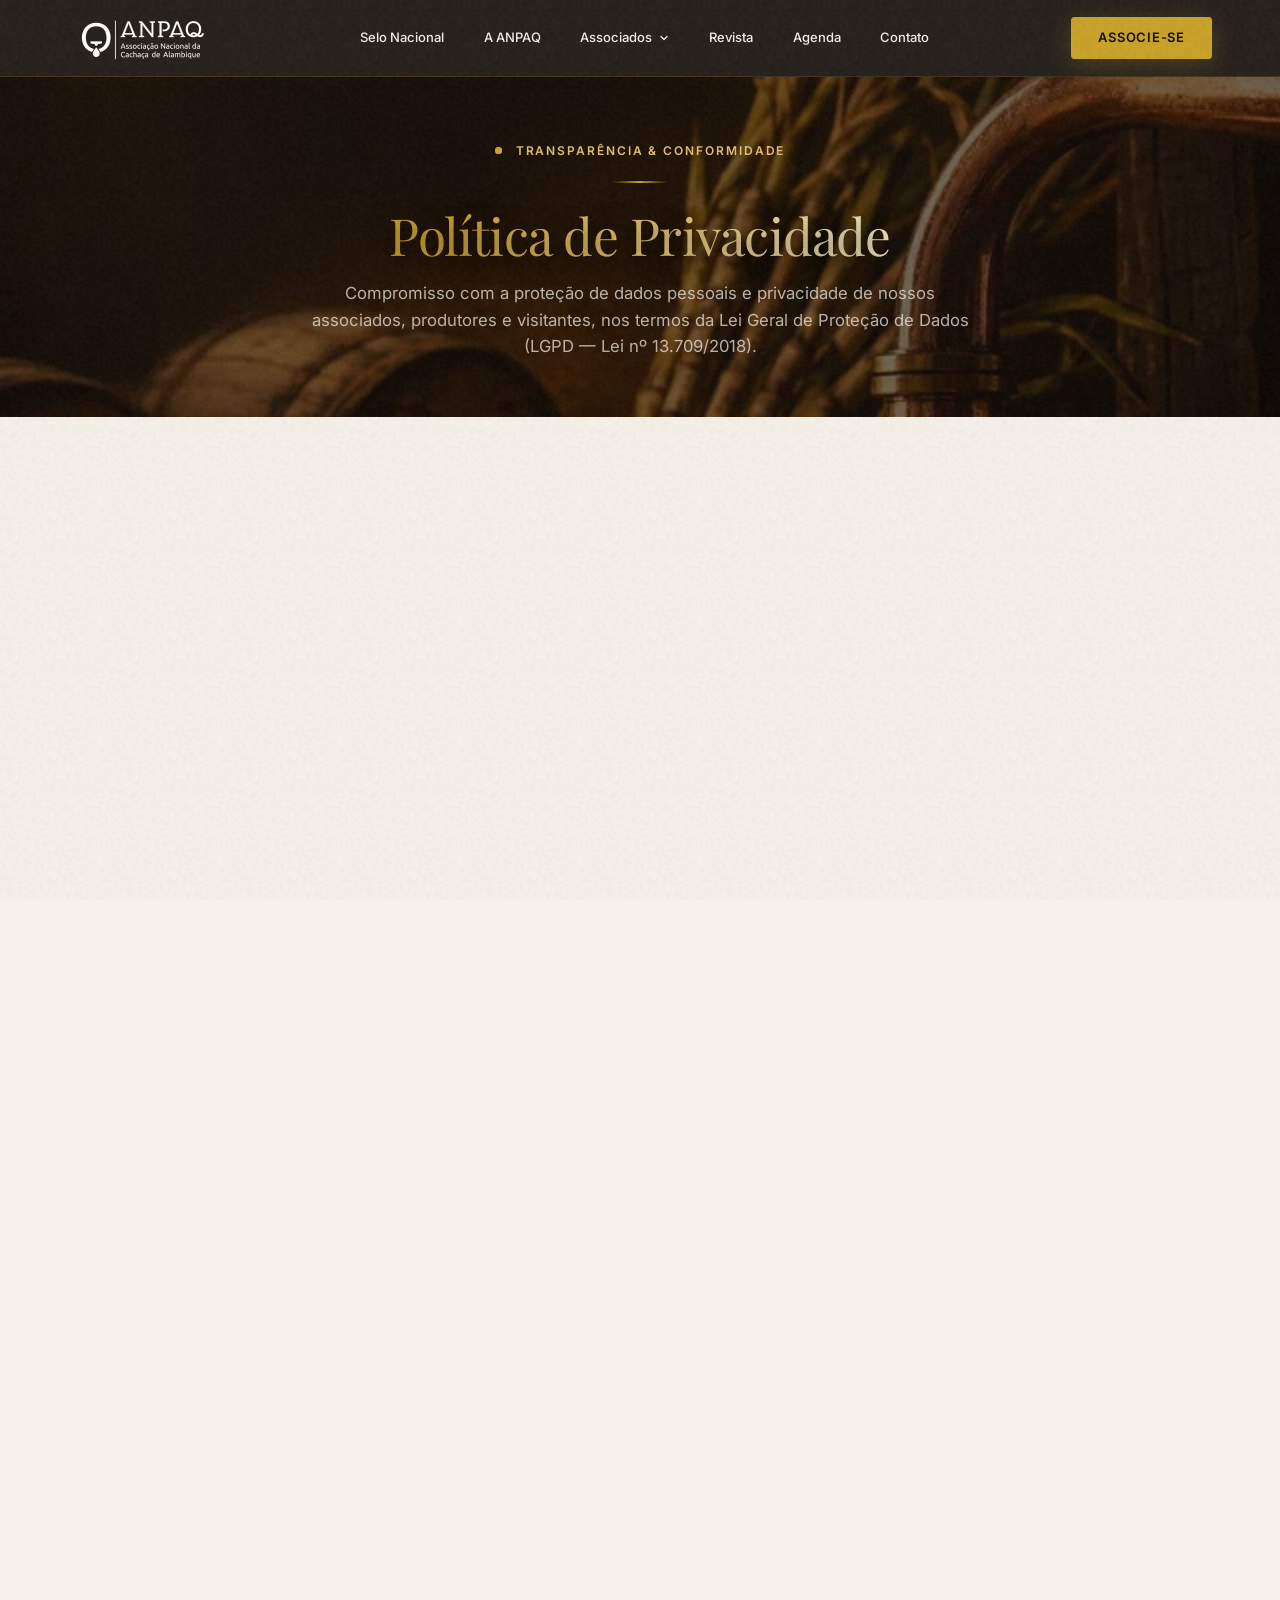
<file: privacidade/index.html>
<!DOCTYPE html>
<html lang="pt-BR">
<head>
  <meta charset="utf-8"/>
  <meta name="viewport" content="width=device-width, initial-scale=1.0"/>
  <title>Política de Privacidade e Proteção de Dados | ANPAQ</title>
  <meta name="description" content="Política de privacidade da ANPAQ e conformidade com a LGPD. Saiba como tratamos seus dados pessoais e seus direitos."/>
  <link rel="canonical" href="https://anpaq.com.br/privacidade/"/>
  <link rel="icon" href="/favicon.ico" sizes="any"/>
  <link rel="icon" type="image/png" sizes="32x32" href="/assets/img/favicon-32x32.png"/>
  <meta property="og:type" content="website"/>
  <meta property="og:url" content="https://anpaq.com.br/privacidade/"/>
  <meta property="og:title" content="Política de Privacidade e Proteção de Dados | ANPAQ"/>
  <meta property="og:description" content="Política de privacidade da ANPAQ e conformidade com a LGPD. Saiba como tratamos seus dados pessoais e seus direitos."/>
  <meta property="og:image" content="https://anpaq.com.br/assets/img/og-default.jpg"/>
  <meta property="og:image:width" content="1200"/>
  <meta property="og:image:height" content="630"/>
  <meta property="og:site_name" content="ANPAQ — Associação Nacional da Cachaça de Alambique"/>
  <meta property="og:locale" content="pt_BR"/>
  <meta name="twitter:card" content="summary_large_image"/>
  <meta name="twitter:url" content="https://anpaq.com.br/privacidade/"/>
  <meta name="twitter:title" content="Política de Privacidade e Proteção de Dados | ANPAQ"/>
  <meta name="twitter:description" content="Política de privacidade da ANPAQ e conformidade com a LGPD. Saiba como tratamos seus dados pessoais e seus direitos."/>
  <meta name="twitter:image" content="https://anpaq.com.br/assets/img/og-default.jpg"/>
  <script type="application/ld+json">
{
  "@context": "https://schema.org",
  "@type": "BreadcrumbList",
  "itemListElement": [
    {
      "@type": "ListItem",
      "position": 1,
      "name": "Início",
      "item": "https://anpaq.com.br/"
    },
    {
      "@type": "ListItem",
      "position": 2,
      "name": "Privacidade",
      "item": "https://anpaq.com.br/privacidade/"
    }
  ]
}
  </script>
  <!-- Preload de Fontes Críticas Locais -->
  <link rel="preload" href="/assets/fonts/inter-variable-latin.woff2" as="font" type="font/woff2" crossorigin>
  <link rel="preload" href="/assets/fonts/playfair-display-variable-latin.woff2" as="font" type="font/woff2" crossorigin>
<link rel="stylesheet" href="/assets/site.css?v=20261113b"/>
<style>
    .privacy-content {
      max-width: 840px;
      margin: 0 auto;
      line-height: 1.75;
      color: var(--anpaq-dark-800);
    }
    .privacy-content h2 {
      font-family: var(--font-display);
      font-size: var(--text-2xl);
      color: var(--anpaq-dark-900);
      margin-top: var(--sp-10);
      margin-bottom: var(--sp-4);
      padding-bottom: var(--sp-2);
      border-bottom: 1px solid var(--anpaq-cream-400);
    }
    .privacy-content h3 {
      font-family: var(--font-display);
      font-size: var(--text-lg);
      color: var(--anpaq-dark-900);
      margin-top: var(--sp-6);
      margin-bottom: var(--sp-2);
    }
    .privacy-content p, .privacy-content ul {
      margin-bottom: var(--sp-4);
    }
    .privacy-content ul {
      padding-left: var(--sp-6);
    }
    .privacy-content li {
      margin-bottom: var(--sp-2);
    }
    .alert-box {
      background: rgba(201, 162, 39, 0.12);
      border: 1px solid var(--anpaq-gold-500);
      border-radius: var(--radius);
      padding: var(--sp-4) var(--sp-6);
      margin-bottom: var(--sp-8);
      font-size: var(--text-sm);
      color: var(--anpaq-dark-900);
    }
  </style>
</head>
<body>

  <!-- Link de Acessibilidade -->
  <a href="#main-content" class="skip-link">Pular para o conteúdo principal</a>

  <!-- ═══════════════ HEADER & NAV ═══════════════ -->
  <header class="site-header" id="site-header">
    <div class="container nav-container">
      <a href="/" class="nav-brand" aria-label="ANPAQ — Página inicial">
        <img src="/assets/img/logo-anpaq.webp" alt="ANPAQ — Associação Nacional da Cachaça de Alambique" class="nav-logo" width="160" height="51" decoding="async">
      </a>

      <!-- Menu Desktop -->
      <nav class="nav-menu" aria-label="Navegação principal">
        <div class="nav-item">
          <a href="/selo/" class="nav-link">Selo Nacional</a>
        </div>
        <div class="nav-item">
          <a href="/a-anpaq/" class="nav-link">A ANPAQ</a>
        </div>
        <div class="nav-item has-dropdown">
          <a href="/associados/" class="nav-link" aria-haspopup="true">
            Associados
            <svg class="chevron" width="12" height="12" viewBox="0 0 24 24" fill="none" stroke="currentColor" stroke-width="2.5" stroke-linecap="round" stroke-linejoin="round" aria-hidden="true"><polyline points="6 9 12 15 18 9"></polyline></svg>
          </a>
          <div class="nav-dropdown" role="menu">
            <a href="/associados/?tipo=produtor" class="dropdown-link" role="menuitem">Produtores</a>
            <a href="/associados/?tipo=fornecedor" class="dropdown-link" role="menuitem">Fornecedores</a>
          </div>
        </div>
        <div class="nav-item">
          <a href="/revista/" class="nav-link">Revista</a>
        </div>
        <div class="nav-item">
          <a href="/agenda/" class="nav-link">Agenda</a>
        </div>
        <div class="nav-item">
          <a href="/contato/" class="nav-link">Contato</a>
        </div>
      </nav>

      <!-- Ação Direita: Associe-se -->
      <div class="nav-actions">
        <a href="/associe-se/" class="btn btn-primary">Associe-se</a>
        <button class="nav-toggle" id="nav-toggle" aria-label="Abrir menu de navegação" aria-expanded="false" aria-controls="mobile-drawer">
          <svg width="24" height="24" viewBox="0 0 24 24" fill="none" stroke="currentColor" stroke-width="2" stroke-linecap="round" stroke-linejoin="round" aria-hidden="true"><line x1="3" y1="12" x2="21" y2="12"></line><line x1="3" y1="6" x2="21" y2="6"></line><line x1="3" y1="18" x2="21" y2="18"></line></svg>
        </button>
      </div>
    </div>
  </header>

  <!-- Gaveta Mobile em tela cheia -->
  <div class="mobile-drawer" id="mobile-drawer" role="dialog" aria-modal="true" aria-label="Menu de navegação">
    <div class="mobile-drawer-header">
      <a href="/" class="nav-brand" aria-label="ANPAQ — Página inicial">
        <img src="/assets/img/logo-anpaq.webp" alt="ANPAQ" class="nav-logo" width="140" height="45" decoding="async" loading="lazy">
      </a>
      <button class="btn-ghost" id="drawer-close" aria-label="Fechar menu" style="color:var(--anpaq-gold-400);font-size:1.5rem;padding:0.5rem;cursor:pointer;">
        ✕
      </button>
    </div>

    <nav class="mobile-nav-links" aria-label="Navegação mobile">
      <a href="/selo/" class="mobile-nav-link">Selo Nacional</a>
      <a href="/a-anpaq/" class="mobile-nav-link">A ANPAQ</a>
      <div>
        <a href="/associados/" class="mobile-nav-link mobile-dropdown-toggle" aria-expanded="false">
          Associados <span>▾</span>
        </a>
        <div class="mobile-submenu">
          <a href="/associados/?tipo=produtor" class="mobile-sub-link">Produtores</a>
          <a href="/associados/?tipo=fornecedor" class="mobile-sub-link">Fornecedores</a>
        </div>
      </div>
      <a href="/revista/" class="mobile-nav-link">Revista</a>
      <a href="/agenda/" class="mobile-nav-link">Agenda</a>
      <a href="/contato/" class="mobile-nav-link">Contato</a>
    </nav>

    <div class="mobile-drawer-footer">
      <a href="/associe-se/" class="btn btn-primary" style="width:100%;">Associe-se</a>
    </div>
  </div>

  <!-- ═══════════════ MAIN CONTENT ═══════════════ -->
  <main id="main-content">

    <!-- 1. HERÓI DA PÁGINA -->
    <section class="page-hero page-hero--sm">
      <picture class="page-hero-bg">
        <source media="(min-width: 641px)" srcset="/assets/img/bg-alambique.webp" type="image/webp">
        <img src="/assets/img/bg-alambique-m.webp" alt="" fetchpriority="high" loading="eager" decoding="async" width="640" height="799">
      </picture>
      <div class="page-hero-overlay"></div>
      <div class="container page-hero-content">
        <span class="eyebrow" style="color:var(--anpaq-gold-300);"><span class="pulse-dot" aria-hidden="true"></span>Transparência &amp; Conformidade</span>
        <div class="gold-line"></div>
        <h1 class="page-hero-title shimmer">Política de Privacidade</h1>
        <p class="page-hero-subtitle">
          Compromisso com a proteção de dados pessoais e privacidade de nossos associados, produtores e visitantes, nos termos da Lei Geral de Proteção de Dados (LGPD — Lei nº 13.709/2018).
        </p>
      </div>
    </section>

    <!-- 2. CONTEÚDO DA POLÍTICA -->
    <section class="section section--light" style="padding-top: var(--sp-12); padding-bottom: var(--sp-16);">
      <div class="container">
        <div class="privacy-content reveal">
          
          <div class="alert-box">
            <strong>Aviso de transparência jurídica:</strong> Este texto possui caráter orientativo e institucional preliminar para orientar a conformidade inicial às rotas digitais da ANPAQ. <em>O conteúdo definitivo está em fase de revisão e validação jurídica pela assessoria legal da ANPAQ.</em>
          </div>

          <h2>1. Introdução e Finalidade</h2>
          <p>
            A <strong>Associação Nacional da Cachaça de Alambique (ANPAQ)</strong> tem como princípio fundamental o respeito à privacidade e à segurança dos dados coletados em seus canais digitais.
          </p>
          <p>
            Esta Política de Privacidade descreve de maneira transparente como tratamos as informações fornecidas por produtores, parceiros, fornecedores e interessados ao interagirem com nossos formulários institucionais.
          </p>

          <h2>2. Quais Dados Coletamos</h2>
          <p>
            Coletamos exclusivamente os dados fornecidos voluntariamente pelo usuário ao preencher os formulários disponíveis no portal:
          </p>
          <h3>A. Formulário de Pré-cadastro (Selo Nacional da Cachaça de Alambique)</h3>
          <ul>
            <li>Razão Social, Nome da Cachaça, Nome do Responsável, WhatsApp, E-mail e Instagram (opcional).</li>
          </ul>

          <h3>B. Formulário de Contato Institucional</h3>
          <ul>
            <li>Nome completo, endereço de e-mail, telefone de contato, assunto selecionado e conteúdo da mensagem redigida.</li>
          </ul>

          <h3>C. Dados de Navegação e Cookies</h3>
          <p>
            O portal oficial da ANPAQ <strong>não utiliza cookies invasivos de rastreamento de terceiros, redes de anúncios ou pixels de retargeting</strong> nesta fase inicial. Utilizamos apenas tecnologias estritamente necessárias para a estabilidade de navegação e desempenho da plataforma estática.
          </p>

          <h2>3. Base Legal e Finalidade do Tratamento</h2>
          <p>
            O tratamento de dados pessoais é fundamentado nos artigos 7º, incisos I (consentimento do titular) e V (execução de procedimentos preliminares a contrato ou filiação associativa) da LGPD:
          </p>
          <ul>
            <li>Triagem, análise de conformidade e contato operacional com produtores interessados na obtenção do Selo Nacional da Cachaça de Alambique;</li>
            <li>Processamento de solicitações de filiação associativa nas categorias Produtor, Fornecedor ou Técnico;</li>
            <li>Atendimento a dúvidas técnicas, solicitações de imprensa e divulgação de editais;</li>
            <li>Envio de comunicações institucionais legítimas, informativos e da edição digital da Revista da ANPAQ quando expressamente solicitado.</li>
          </ul>

          <h2>4. Compartilhamento e Segurança da Informação</h2>
          <p>
            A ANPAQ <strong>não comercializa, não aluga e não repassa</strong> dados pessoais ou cadastrais a terceiros para fins de marketing ou exploração financeira.
          </p>
          <p>
            Os dados coletados são acessados restritamente pela equipe técnica interna, diretoria da associação e pelos serviços de infraestrutura operacional (como formulários e automações integradas) sob dever de confidencialidade e segurança da informação.
          </p>

          <h2>5. Retenção e Armazenamento dos Dados</h2>
          <p>
            As informações são armazenadas em ambientes digitais protegidos pelo período estritamente necessário para cumprir as finalidades legítimas para as quais foram coletadas, ou até que o titular solicite a exclusão de suas informações, ressalvadas as hipóteses de guarda obrigatória por lei ou regulamentação setorial (MAPA / Receita Federal).
          </p>

          <h2>6. Direitos do Titular dos Dados</h2>
          <p>
            Nos termos do artigo 18 da LGPD, o titular dos dados possui o direito de solicitar a qualquer momento:
          </p>
          <ul>
            <li>Confirmação da existência de tratamento de dados;</li>
            <li>Acesso aos dados pessoais armazenados;</li>
            <li>Correção de dados incompletos, inexatos ou desatualizados;</li>
            <li>Anonimização, bloqueio ou eliminação de dados desnecessários ou tratados em desconformidade com a lei;</li>
            <li>Revogação do consentimento concedido anteriormente.</li>
          </ul>

          <h2>7. Canal de Contato com o Encarregado (DPO)</h2>
          <p>
            Para exercer seus direitos de titular ou esclarecer qualquer dúvida sobre o tratamento de seus dados pessoais pela ANPAQ, entre em contato com nosso Encarregado de Proteção de Dados:
          </p>
          <div style="background: var(--anpaq-cream-200); border: 1px solid var(--anpaq-cream-400); border-radius: var(--radius); padding: var(--sp-4) var(--sp-6); margin: var(--sp-4) 0;">
            <p style="margin: 0; font-size: var(--text-sm);">
              <strong>Encarregado pelo Tratamento de Dados (DPO):</strong><br/>
              Associação Nacional da Cachaça de Alambique — ANPAQ<br/>
              Canal de Atendimento LGPD: <code>[E-MAIL DO ENCARREGADO A DEFINIR]</code><br/>
              Sede: Rua Levindo Lopes, 333 — loja 08 — Funcionários — Belo Horizonte/MG · CEP 30140-170<br/>
              Telefone: (31) 3442-9181 · Horário de Atendimento: 09h às 14h
            </p>
          </div>

          <h2>8. Atualizações desta Política</h2>
          <p>
            A ANPAQ reserva-se o direito de atualizar e aprimorar esta Política de Privacidade periodicamente para refletir melhorias técnicas, novos serviços associativos ou adequações legais. Recomendamos a consulta periódica desta página.
          </p>
          <p style="font-size: var(--text-xs); color: var(--anpaq-dark-700); font-weight: 500; margin-top: var(--sp-6);">
            Última atualização: Abril de 2026.
          </p>

          <div class="legal-contact-card" style="margin-top: var(--sp-8); padding: var(--sp-5) var(--sp-6); background: var(--anpaq-cream-100); border: 1px solid rgba(201, 162, 39, 0.35); border-radius: var(--radius); display: flex; align-items: center; justify-content: space-between; flex-wrap: wrap; gap: var(--sp-4);">
            <div>
              <h3 style="font-family: var(--font-display); font-size: var(--text-md); margin-bottom: 2px; color: var(--anpaq-dark-900);">Dúvidas sobre Privacidade ou LGPD?</h3>
              <p style="margin: 0; font-size: var(--text-xs); color: var(--anpaq-dark-700);">Nossa equipe e o Encarregado de Proteção de Dados estão à disposição para esclarecimentos.</p>
            </div>
            <a href="/contato/" class="btn btn-outline" style="font-size: var(--text-xs); padding: var(--sp-2) var(--sp-4); white-space: nowrap;">Falar com a ANPAQ</a>
          </div>

        </div>
      </div>
    </section>

  </main>

  <!-- ═══════════════ FOOTER INSTITUCIONAL ═══════════════ -->
  <footer class="site-footer">
    <div class="container">
      <div class="footer-grid">
        <!-- Coluna 1: Marca & Frase -->
        <div class="footer-col-brand">
          <a href="/" aria-label="ANPAQ — Início">
            <img src="/assets/img/logo-anpaq.webp" alt="ANPAQ Logo" class="footer-logo" width="160" height="51" loading="lazy" decoding="async">
          </a>
          <p class="footer-brand-desc">
            A Associação Nacional da Cachaça de Alambique apoia e desenvolve o setor produtivo da autêntica cachaça de alambique brasileira desde 1988.
          </p>
        </div>

        <!-- Coluna 2: Navegação -->
        <div>
          <div class="footer-col-title">Navegação</div>
          <ul class="footer-links">
            <li><a href="/selo/" class="footer-link">Selo Nacional</a></li>
            <li><a href="/a-anpaq/" class="footer-link">A ANPAQ</a></li>
            <li><a href="/associados/" class="footer-link">Associados</a></li>
            <li><a href="/revista/" class="footer-link">Revista</a></li>
            <li><a href="/agenda/" class="footer-link">Agenda</a></li>
            <li><a href="/contato/" class="footer-link">Contato</a></li>
            <li><a href="/associe-se/" class="footer-link" style="color:var(--anpaq-gold-400);font-weight:600;">Associe-se</a></li>
          </ul>
        </div>

        <!-- Coluna 3: Contato -->
        <div>
          <div class="footer-col-title">Contato & Sede</div>
          <div class="footer-contact-list">
            <div class="footer-contact-item">
              <svg viewBox="0 0 24 24" fill="none" stroke="currentColor" stroke-width="2" stroke-linecap="round" stroke-linejoin="round" aria-hidden="true"><path d="M21 10c0 7-9 13-9 13s-9-6-9-13a9 9 0 0 1 18 0z"></path><circle cx="12" cy="10" r="3"></circle></svg>
              <span>Rua Levindo Lopes, 333 — loja 08 — Funcionários<br/>30140-170 — Belo Horizonte/MG</span>
            </div>
            <div class="footer-contact-item">
              <svg viewBox="0 0 24 24" fill="none" stroke="currentColor" stroke-width="2" stroke-linecap="round" stroke-linejoin="round" aria-hidden="true"><path d="M22 16.92v3a2 2 0 0 1-2.18 2 19.79 19.79 0 0 1-8.63-3.07 19.5 19.5 0 0 1-6-6 19.79 19.79 0 0 1-3.07-8.67A2 2 0 0 1 4.11 2h3a2 2 0 0 1 2 1.72 12.84 12.84 0 0 0 .7 2.81 2 2 0 0 1-.45 2.11L8.09 9.91a16 16 0 0 0 6 6l1.27-1.27a2 2 0 0 1 2.11-.45 12.84 12.84 0 0 0 2.81.7A2 2 0 0 1 22 16.92z"></path></svg>
              <span><span class="footer-phone-fixo">(31) 3442-9181</span> · <a href="https://wa.me/5531998287495" target="_blank" rel="noopener" class="footer-whatsapp-link" aria-label="Falar com a ANPAQ pelo WhatsApp"><svg viewBox="0 0 24 24" width="16" height="16" fill="currentColor" aria-hidden="true"><path d="M17.472 14.382c-.297-.149-1.758-.867-2.03-.967-.273-.099-.471-.148-.67.15-.197.297-.767.966-.94 1.164-.173.199-.347.223-.644.075-.297-.15-1.255-.463-2.39-1.475-.883-.788-1.48-1.761-1.653-2.059-.173-.297-.018-.458.13-.606.134-.133.298-.347.446-.52.149-.174.198-.298.298-.497.099-.198.05-.371-.025-.52-.075-.149-.669-1.612-.916-2.207-.242-.579-.487-.5-.669-.51-.173-.008-.371-.01-.57-.01-.198 0-.52.074-.792.372-.272.297-1.04 1.016-1.04 2.479 0 1.462 1.065 2.875 1.213 3.074.149.198 2.096 3.2 5.077 4.487.709.306 1.262.489 1.694.625.712.227 1.36.195 1.871.118.571-.085 1.758-.719 2.006-1.413.248-.694.248-1.289.173-1.413-.074-.124-.272-.198-.57-.347m-5.421 7.403h-.004a9.87 9.87 0 01-5.031-1.378l-.361-.214-3.741.982.998-3.648-.235-.374a9.86 9.86 0 01-1.51-5.26c.001-5.45 4.436-9.884 9.888-9.884 2.64 0 5.122 1.03 6.988 2.898a9.825 9.825 0 012.893 6.994c-.003 5.45-4.437 9.884-9.885 9.884m8.413-18.297A11.815 11.815 0 0012.05 0C5.495 0 .16 5.335.157 11.892c0 2.096.547 4.142 1.588 5.945L.057 24l6.305-1.654a11.882 11.882 0 005.683 1.448h.005c6.554 0 11.89-5.335 11.893-11.893a11.821 11.821 0 00-3.48-8.413Z"/></svg>(31) 99828-7495</a></span>
            </div>
            <div class="footer-contact-item">
              <svg viewBox="0 0 24 24" fill="none" stroke="currentColor" stroke-width="2" stroke-linecap="round" stroke-linejoin="round" aria-hidden="true"><circle cx="12" cy="12" r="10"></circle><polyline points="12 6 12 12 16 14"></polyline></svg>
              <span>Atendimento: 09h às 14h</span>
            </div>
          </div>
        </div>
      </div>

      <!-- Linha final legal -->
      <div class="footer-bottom">
        <p class="footer-legal-warning">Beba com moderação. Venda proibida para menores de 18 anos.</p>
        <p>&copy; 2026 ANPAQ — Associação Nacional da Cachaça de Alambique. Todos os direitos reservados.</p>
        <div class="footer-meta-links">
          <a href="/privacidade/">Política de Privacidade</a>
        </div>
      </div>
    </div>
  </footer>

  <!-- Scripts -->

  <script src="/assets/config.js?v=20261107a" defer></script>
  <script src="/assets/site.js?v=20261113b" defer></script>
</body>
</html>
</file>
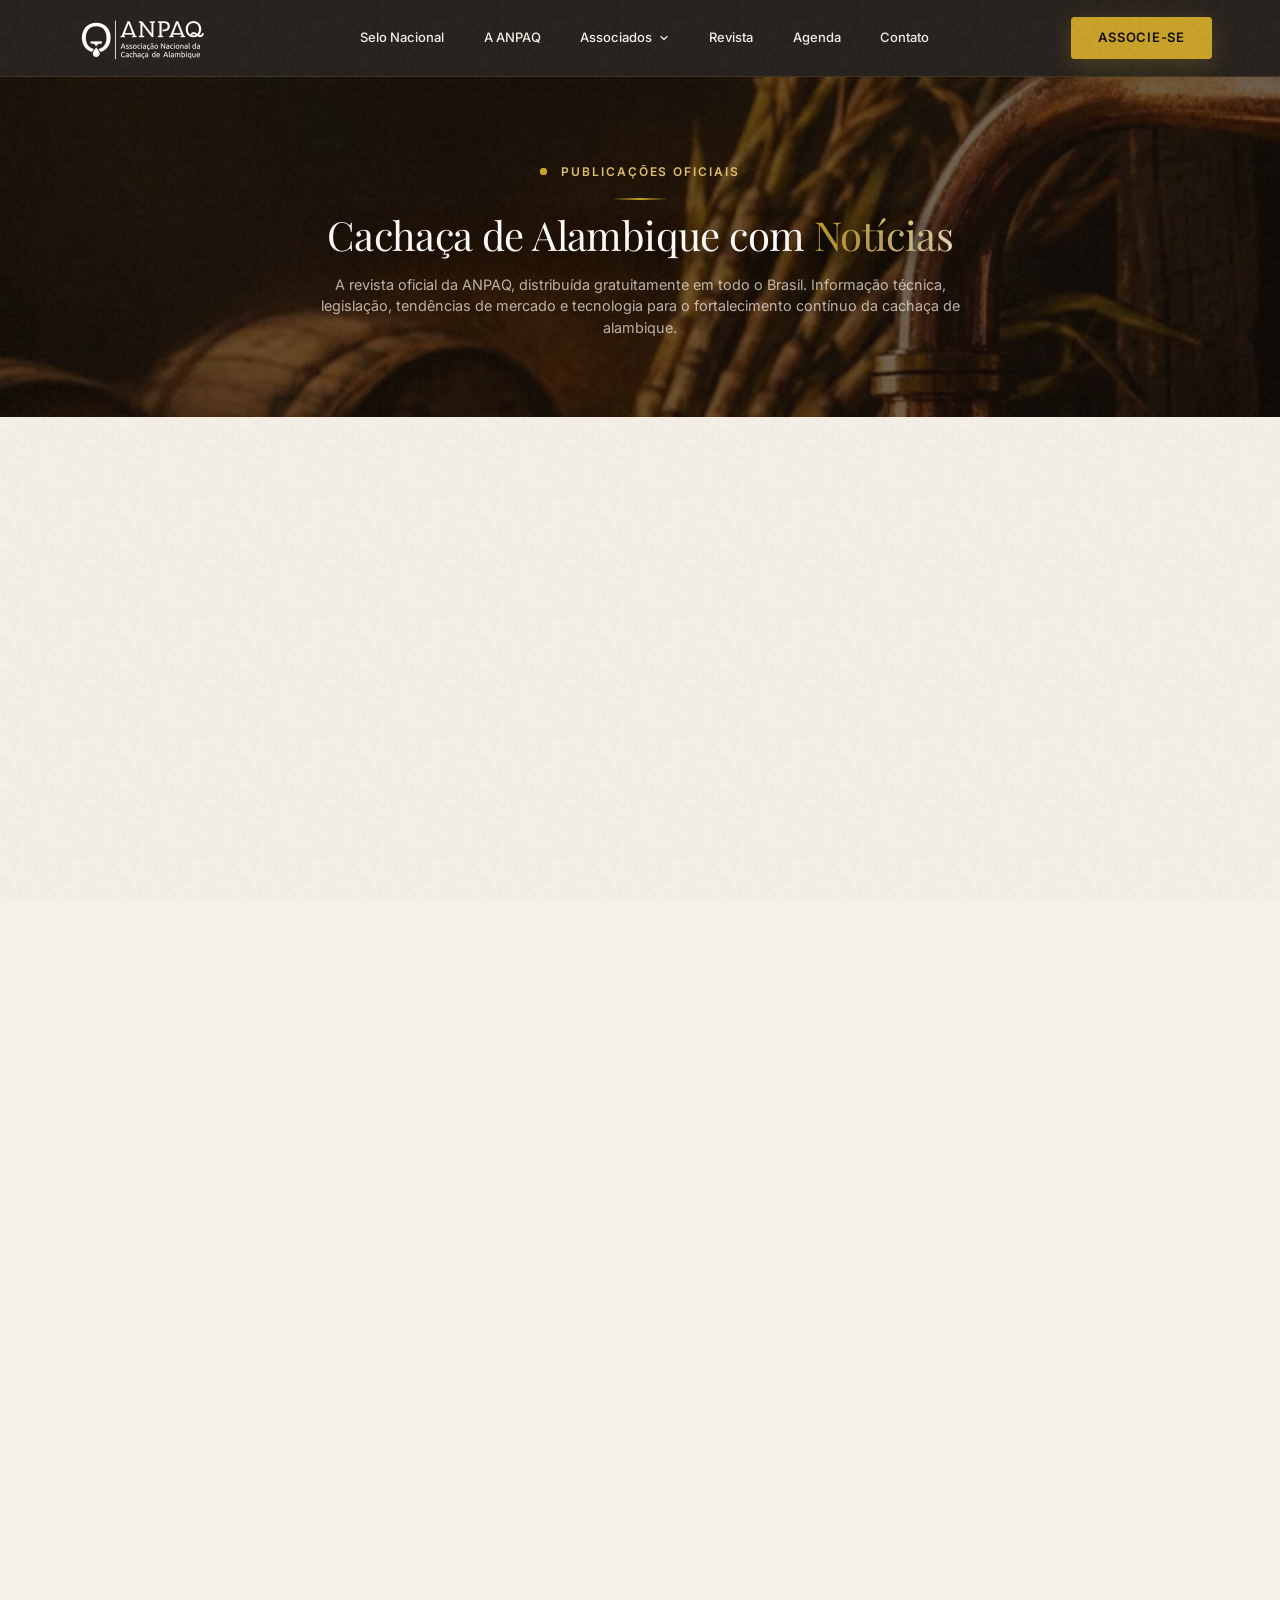
<file: revista/index.html>
<!DOCTYPE html>
<html lang="pt-BR">

<head>
  <meta charset="utf-8" />
  <meta name="viewport" content="width=device-width, initial-scale=1.0" />
  <title>Revista Cachaça de Alambique com Notícias | ANPAQ</title>
  <meta name="description"
    content="Revista oficial da ANPAQ, distribuída gratuitamente em todo o Brasil com matérias técnicas, regulação e mercado da cachaça de alambique." />
  <link rel="canonical" href="https://anpaq.com.br/revista/" />
  <link rel="icon" href="/favicon.ico" sizes="any" />
  <link rel="icon" type="image/png" sizes="32x32" href="/assets/img/favicon-32x32.png" />
  <meta property="og:type" content="website" />
  <meta property="og:url" content="https://anpaq.com.br/revista/" />
  <meta property="og:title" content="Revista Cachaça de Alambique com Notícias | ANPAQ" />
  <meta property="og:description"
    content="Revista oficial da ANPAQ, distribuída gratuitamente em todo o Brasil com matérias técnicas, regulação e mercado da cachaça de alambique." />
  <meta property="og:image" content="https://anpaq.com.br/assets/img/og-default.jpg" />
  <meta property="og:image:width" content="1200" />
  <meta property="og:image:height" content="630" />
  <meta property="og:site_name" content="ANPAQ — Associação Nacional da Cachaça de Alambique" />
  <meta property="og:locale" content="pt_BR" />
  <meta name="twitter:card" content="summary_large_image" />
  <meta name="twitter:url" content="https://anpaq.com.br/revista/" />
  <meta name="twitter:title" content="Revista Cachaça de Alambique com Notícias | ANPAQ" />
  <meta name="twitter:description"
    content="Revista oficial da ANPAQ, distribuída gratuitamente em todo o Brasil com matérias técnicas, regulação e mercado da cachaça de alambique." />
  <meta name="twitter:image" content="https://anpaq.com.br/assets/img/og-default.jpg" />
  <script type="application/ld+json">
{
  "@context": "https://schema.org",
  "@type": "BreadcrumbList",
  "itemListElement": [
    {
      "@type": "ListItem",
      "position": 1,
      "name": "Início",
      "item": "https://anpaq.com.br/"
    },
    {
      "@type": "ListItem",
      "position": 2,
      "name": "Revista",
      "item": "https://anpaq.com.br/revista/"
    }
  ]
}
  </script>
  <!-- Preload de Fontes Críticas Locais -->
  <link rel="preload" href="/assets/fonts/inter-variable-latin.woff2" as="font" type="font/woff2" crossorigin>
  <link rel="preload" href="/assets/fonts/playfair-display-variable-latin.woff2" as="font" type="font/woff2"
    crossorigin>
  <link rel="stylesheet" href="/assets/site.css?v=20261113b" />
</head>

<body>

  <!-- Link de Acessibilidade -->
  <a href="#main-content" class="skip-link">Pular para o conteúdo principal</a>

  <!-- ═══════════════ HEADER & NAV ═══════════════ -->
  <header class="site-header" id="site-header">
    <div class="container nav-container">
      <a href="/" class="nav-brand" aria-label="ANPAQ — Página inicial">
        <img src="/assets/img/logo-anpaq.webp" alt="ANPAQ — Associação Nacional da Cachaça de Alambique" class="nav-logo" width="160" height="51" decoding="async">
      </a>

      <!-- Menu Desktop -->
      <nav class="nav-menu" aria-label="Navegação principal">
        <div class="nav-item">
          <a href="/selo/" class="nav-link">Selo Nacional</a>
        </div>
        <div class="nav-item">
          <a href="/a-anpaq/" class="nav-link">A ANPAQ</a>
        </div>
        <div class="nav-item has-dropdown">
          <a href="/associados/" class="nav-link" aria-haspopup="true">
            Associados
            <svg class="chevron" width="12" height="12" viewBox="0 0 24 24" fill="none" stroke="currentColor"
              stroke-width="2.5" stroke-linecap="round" stroke-linejoin="round" aria-hidden="true">
              <polyline points="6 9 12 15 18 9"></polyline>
            </svg>
          </a>
          <div class="nav-dropdown" role="menu">
            <a href="/associados/?tipo=produtor" class="dropdown-link" role="menuitem">Produtores</a>
            <a href="/associados/?tipo=fornecedor" class="dropdown-link" role="menuitem">Fornecedores</a>
          </div>
        </div>
        <div class="nav-item">
          <a href="/revista/" class="nav-link is-active" aria-current="page">Revista</a>
        </div>
        <div class="nav-item">
          <a href="/agenda/" class="nav-link">Agenda</a>
        </div>
        <div class="nav-item">
          <a href="/contato/" class="nav-link">Contato</a>
        </div>
      </nav>

      <!-- Ação Direita: Associe-se -->
      <div class="nav-actions">
        <a href="/associe-se/" class="btn btn-primary">Associe-se</a>
        <button class="nav-toggle" id="nav-toggle" aria-label="Abrir menu de navegação" aria-expanded="false"
          aria-controls="mobile-drawer">
          <svg width="24" height="24" viewBox="0 0 24 24" fill="none" stroke="currentColor" stroke-width="2"
            stroke-linecap="round" stroke-linejoin="round" aria-hidden="true">
            <line x1="3" y1="12" x2="21" y2="12"></line>
            <line x1="3" y1="6" x2="21" y2="6"></line>
            <line x1="3" y1="18" x2="21" y2="18"></line>
          </svg>
        </button>
      </div>
    </div>
  </header>

  <!-- Gaveta Mobile em tela cheia -->
  <div class="mobile-drawer" id="mobile-drawer" role="dialog" aria-modal="true" aria-label="Menu de navegação">
    <div class="mobile-drawer-header">
      <a href="/" class="nav-brand" aria-label="ANPAQ — Página inicial">
        <img src="/assets/img/logo-anpaq.webp" alt="ANPAQ" class="nav-logo" width="140" height="45" decoding="async" loading="lazy">
      </a>
      <button class="btn-ghost" id="drawer-close" aria-label="Fechar menu"
        style="color:var(--anpaq-gold-400);font-size:1.5rem;padding:0.5rem;cursor:pointer;">
        ✕
      </button>
    </div>

    <nav class="mobile-nav-links" aria-label="Navegação mobile">
      <a href="/selo/" class="mobile-nav-link">Selo Nacional</a>
      <a href="/a-anpaq/" class="mobile-nav-link">A ANPAQ</a>
      <div>
        <a href="/associados/" class="mobile-nav-link mobile-dropdown-toggle" aria-expanded="false">
          Associados <span>▾</span>
        </a>
        <div class="mobile-submenu">
          <a href="/associados/?tipo=produtor" class="mobile-sub-link">Produtores</a>
          <a href="/associados/?tipo=fornecedor" class="mobile-sub-link">Fornecedores</a>
        </div>
      </div>
      <a href="/revista/" class="mobile-nav-link is-active">Revista</a>
      <a href="/agenda/" class="mobile-nav-link">Agenda</a>
      <a href="/contato/" class="mobile-nav-link">Contato</a>
    </nav>

    <div class="mobile-drawer-footer">
      <a href="/associe-se/" class="btn btn-primary" style="width:100%;">Associe-se</a>
    </div>
  </div>

  <!-- ═══════════════ MAIN CONTENT ═══════════════ -->
  <main id="main-content">

    <!-- 1. HERÓI DA PÁGINA -->
    <section class="page-hero page-hero--compact">
      <picture class="page-hero-bg">
        <source media="(min-width: 641px)" srcset="/assets/img/bg-alambique.webp" type="image/webp">
        <img src="/assets/img/bg-alambique-m.webp" alt="" fetchpriority="high" loading="eager" decoding="async" width="640" height="799">
      </picture>
      <div class="page-hero-overlay"></div>
      <div class="container page-hero-content">
        <span class="eyebrow" style="color:var(--anpaq-gold-300);"><span class="pulse-dot"></span>Publicações
          Oficiais</span>
        <div class="gold-line"></div>
        <h1 class="page-hero-title">Cachaça de Alambique com <span class="shimmer">Notícias</span></h1>
        <p class="page-hero-subtitle">
          A revista oficial da ANPAQ, distribuída gratuitamente em todo o Brasil. Informação técnica, legislação,
          tendências de mercado e tecnologia para o fortalecimento contínuo da cachaça de alambique.
        </p>
      </div>
    </section>

    <!-- 2. EDIÇÃO EM DESTAQUE -->
    <section class="section section--light" style="padding-top: var(--sp-6); padding-bottom: var(--sp-12);">
      <div class="container">
        <div id="revista-destaque-container" class="reveal">
          <!-- Renderizado via JS / Fallback inicial gracioso -->
          <div class="pub-highlight-card">
            <div class="pub-highlight-cover-wrap">
              <img src="/assets/img/revista-capa-101.webp" alt="Capa da Edição 101 da Revista da ANPAQ" class="pub-highlight-cover-img" width="800" height="1132" loading="eager" decoding="async">
            </div>
            <div class="pub-highlight-body">
              <span class="badge"
                style="background: rgba(201, 162, 39, 0.15); color: var(--anpaq-gold-700); border-color: rgba(201, 162, 39, 0.3); margin-bottom: var(--sp-3);">Edição
                em Destaque</span>
              <h2
                style="font-family: var(--font-display); font-size: clamp(var(--text-2xl), 3vw, var(--text-4xl)); margin-bottom: var(--sp-2); color: var(--anpaq-dark-900);">
                Edição 101</h2>
              <p style="color: var(--anpaq-dark-800); line-height: 1.6; margin-bottom: var(--sp-8);">
                Revista distribuída gratuitamente em todo o Brasil. Matérias técnicas, novidades regulatórias, eventos e
                divulgação da cachaça de alambique.
              </p>
              <div style="display: flex; gap: var(--sp-4); flex-wrap: wrap;">
                <a href="/assets/revistas/revista-anpaq-101.pdf" target="_blank" rel="noopener" class="btn btn-primary">
                  Ler edição
                </a>
                <a href="#todas-edicoes" class="btn btn-secondary" id="btnVerAcervo" style="display: none;">
                  Ver acervo de edições
                </a>
              </div>
            </div>
          </div>
        </div>
      </div>
    </section>

    <!-- 3. TODAS AS EDIÇÕES (ACERVO) -->
    <section class="section section--warm" id="todas-edicoes"
      style="display: none; padding-top: var(--sp-12); padding-bottom: var(--sp-16);">
      <div class="container">
        <div class="section-header" style="margin-bottom: var(--sp-8);">
          <span class="eyebrow">Acervo Histórico</span>
          <div class="gold-line"></div>
          <h2>Últimas Edições</h2>
          <p>Consulte as edições anteriores e acesse os conteúdos técnicos publicados pela ANPAQ.</p>
        </div>



        <!-- Feedback de Carregamento -->
        <div id="revista-loading" style="display: none; text-align: center; padding: var(--sp-12);">
          <div class="spinner" style="margin: 0 auto var(--sp-4);"></div>
          <p style="color: var(--anpaq-text-muted);">Carregando edições da revista...</p>
        </div>

        <!-- Grid de Capas -->
        <div id="revista-grid" class="pub-grid-covers">
          <!-- Itens preenchidos dinamicamente pelo script -->
        </div>

        <!-- Estado Vazio -->
        <div id="revista-empty" class="empty-state" style="display: none; margin-top: var(--sp-8);">
          <h3>Nenhuma edição encontrada</h3>
          <p>Não há publicações cadastradas para o ano selecionado.</p>
        </div>
      </div>
    </section>

    <!-- 4. SOBRE A REVISTA -->
    <section class="section section--light">
      <div class="container">
        <div class="split align-center">
          <div class="reveal">
            <span class="eyebrow">Linha Editorial</span>
            <div class="gold-line"></div>
            <h2>O canal de referência para a cadeia produtiva da cachaça de alambique</h2>
            <p style="margin-bottom: var(--sp-4); line-height: 1.7; color: var(--anpaq-dark-800);">
              A revista <strong>Cachaça de Alambique com Notícias</strong> é um dos principais veículos de informação
              dedicada ao setor em todo o território nacional. Editada com linguagem acessível, leva aos produtores,
              especialistas e entidades conteúdos decisivos para a melhoria dos processos e valorização do produto.
            </p>
            <p style="line-height: 1.7; color: var(--anpaq-dark-800);">
              A publicação aborda continuamente:
            </p>
            <ul
              style="list-style: none; padding: 0; margin: var(--sp-4) 0 var(--sp-6); display: grid; grid-template-columns: repeat(auto-fit, minmax(220px, 1fr)); gap: var(--sp-3);">
              <li
                style="display: flex; align-items: flex-start; gap: var(--sp-2); font-size: var(--text-sm); color: var(--anpaq-dark-900);">
                <span style="color: var(--anpaq-gold-700); font-weight: 700;" aria-hidden="true">✔</span> Informações e
                laudos técnicos
              </li>
              <li
                style="display: flex; align-items: flex-start; gap: var(--sp-2); font-size: var(--text-sm); color: var(--anpaq-dark-900);">
                <span style="color: var(--anpaq-gold-700); font-weight: 700;" aria-hidden="true">✔</span> Tributação e
                adequação legal
              </li>
              <li
                style="display: flex; align-items: flex-start; gap: var(--sp-2); font-size: var(--text-sm); color: var(--anpaq-dark-900);">
                <span style="color: var(--anpaq-gold-700); font-weight: 700;" aria-hidden="true">✔</span> Tendências de
                mercado e consumo
              </li>
              <li
                style="display: flex; align-items: flex-start; gap: var(--sp-2); font-size: var(--text-sm); color: var(--anpaq-dark-900);">
                <span style="color: var(--anpaq-gold-700); font-weight: 700;" aria-hidden="true">✔</span> Feiras,
                congressos e concursos
              </li>
              <li
                style="display: flex; align-items: flex-start; gap: var(--sp-2); font-size: var(--text-sm); color: var(--anpaq-dark-900);">
                <span style="color: var(--anpaq-gold-700); font-weight: 700;" aria-hidden="true">✔</span> Cursos e
                qualificação profissional
              </li>
              <li
                style="display: flex; align-items: flex-start; gap: var(--sp-2); font-size: var(--text-sm); color: var(--anpaq-dark-900);">
                <span style="color: var(--anpaq-gold-700); font-weight: 700;" aria-hidden="true">✔</span> Tecnologia de
                destilação e alambiques
              </li>
            </ul>
          </div>

          <div class="reveal">
            <div
              style="background: var(--anpaq-cream-200); border: 1px solid var(--anpaq-cream-400); border-radius: var(--radius); padding: clamp(var(--sp-6), 3vw, var(--sp-8)); position: relative;">
              <h3
                style="font-family: var(--font-display); font-size: var(--text-xl); margin-bottom: var(--sp-3); color: var(--anpaq-dark-900);">
                Circulação Nacional e Internacional</h3>
              <p
                style="font-size: var(--text-sm); line-height: 1.6; color: var(--anpaq-dark-800); margin-bottom: var(--sp-4);">
                A revista alcança produtores de cachaça de alambique em diversos estados brasileiros, além de
                fornecedores de insumos e maquinários, distribuidores, pesquisadores de instituições de ensino,
                consultores técnicos e profissionais da gastronomia. A circulação é nacional e internacional e alcança
                também consumidores e interessados pelo setor.
              </p>
              <div style="border-top: 1px solid var(--anpaq-cream-400); padding-top: var(--sp-4);">
                <p style="font-size: var(--text-xs); color: var(--anpaq-text-muted); margin: 0;">
                  A versão digital da publicação também é disponibilizada gratuitamente aos associados e ao público
                  interessado no aprimoramento da cachaça de alambique.
                </p>
              </div>
            </div>
          </div>
        </div>
      </div>
    </section>

    <!-- 5. CTA DIVULGAÇÃO -->
    <section class="cta-band grid-paper" style="position:relative; overflow:hidden;">
      <div class="glow glow-gold"
        style="width:550px; height:550px; top:50%; left:50%; transform:translate(-50%, -50%); opacity:0.18;"></div>
      <div class="container cta-band-inner reveal" style="position:relative; z-index:1;">
        <span class="eyebrow" style="color:var(--anpaq-gold-300); margin-bottom:var(--sp-2);"><span
            class="pulse-dot"></span>Visibilidade Editorial</span>
        <h2>Divulgue seus produtos e serviços na Revista da ANPAQ</h2>
        <p>Conecte sua empresa diretamente aos principais produtores, alambiques e profissionais do setor da cachaça em
          todo o Brasil.</p>
        <div class="cta-band-actions">
          <a href="/contato/" class="btn btn-primary">Fale com a ANPAQ</a>
          <a href="/associe-se/" class="btn btn-ghost">Conheça as vantagens de associado</a>
        </div>
      </div>
    </section>

  </main>

  <!-- ═══════════════ FOOTER INSTITUCIONAL ═══════════════ -->
  <footer class="site-footer">
    <div class="container">
      <div class="footer-grid">
        <!-- Coluna 1: Marca & Frase -->
        <div class="footer-col-brand">
          <a href="/" aria-label="ANPAQ — Início">
            <img src="/assets/img/logo-anpaq.webp" alt="ANPAQ Logo" class="footer-logo" width="160" height="51" loading="lazy" decoding="async">
          </a>
          <p class="footer-brand-desc">
            A Associação Nacional da Cachaça de Alambique apoia e desenvolve o setor produtivo da autêntica cachaça de
            alambique brasileira desde 1988.
          </p>
        </div>

        <!-- Coluna 2: Navegação -->
        <div>
          <div class="footer-col-title">Navegação</div>
          <ul class="footer-links">
            <li><a href="/selo/" class="footer-link">Selo Nacional</a></li>
            <li><a href="/a-anpaq/" class="footer-link">A ANPAQ</a></li>
            <li><a href="/associados/" class="footer-link">Associados</a></li>
            <li><a href="/revista/" class="footer-link">Revista</a></li>
            <li><a href="/agenda/" class="footer-link">Agenda</a></li>
            <li><a href="/contato/" class="footer-link">Contato</a></li>
            <li><a href="/associe-se/" class="footer-link"
                style="color:var(--anpaq-gold-400);font-weight:600;">Associe-se</a></li>
          </ul>
        </div>

        <!-- Coluna 3: Contato -->
        <div>
          <div class="footer-col-title">Contato & Sede</div>
          <div class="footer-contact-list">
            <div class="footer-contact-item">
              <svg viewBox="0 0 24 24" fill="none" stroke="currentColor" stroke-width="2" stroke-linecap="round"
                stroke-linejoin="round" aria-hidden="true">
                <path d="M21 10c0 7-9 13-9 13s-9-6-9-13a9 9 0 0 1 18 0z"></path>
                <circle cx="12" cy="10" r="3"></circle>
              </svg>
              <span>Rua Levindo Lopes, 333 — loja 08 — Funcionários<br />30140-170 — Belo Horizonte/MG</span>
            </div>
            <div class="footer-contact-item">
              <svg viewBox="0 0 24 24" fill="none" stroke="currentColor" stroke-width="2" stroke-linecap="round"
                stroke-linejoin="round" aria-hidden="true">
                <path
                  d="M22 16.92v3a2 2 0 0 1-2.18 2 19.79 19.79 0 0 1-8.63-3.07 19.5 19.5 0 0 1-6-6 19.79 19.79 0 0 1-3.07-8.67A2 2 0 0 1 4.11 2h3a2 2 0 0 1 2 1.72 12.84 12.84 0 0 0 .7 2.81 2 2 0 0 1-.45 2.11L8.09 9.91a16 16 0 0 0 6 6l1.27-1.27a2 2 0 0 1 2.11-.45 12.84 12.84 0 0 0 2.81.7A2 2 0 0 1 22 16.92z">
                </path>
              </svg>
              <span><span class="footer-phone-fixo">(31) 3442-9181</span> · <a href="https://wa.me/5531998287495" target="_blank" rel="noopener" class="footer-whatsapp-link" aria-label="Falar com a ANPAQ pelo WhatsApp"><svg viewBox="0 0 24 24" width="16" height="16" fill="currentColor" aria-hidden="true"><path d="M17.472 14.382c-.297-.149-1.758-.867-2.03-.967-.273-.099-.471-.148-.67.15-.197.297-.767.966-.94 1.164-.173.199-.347.223-.644.075-.297-.15-1.255-.463-2.39-1.475-.883-.788-1.48-1.761-1.653-2.059-.173-.297-.018-.458.13-.606.134-.133.298-.347.446-.52.149-.174.198-.298.298-.497.099-.198.05-.371-.025-.52-.075-.149-.669-1.612-.916-2.207-.242-.579-.487-.5-.669-.51-.173-.008-.371-.01-.57-.01-.198 0-.52.074-.792.372-.272.297-1.04 1.016-1.04 2.479 0 1.462 1.065 2.875 1.213 3.074.149.198 2.096 3.2 5.077 4.487.709.306 1.262.489 1.694.625.712.227 1.36.195 1.871.118.571-.085 1.758-.719 2.006-1.413.248-.694.248-1.289.173-1.413-.074-.124-.272-.198-.57-.347m-5.421 7.403h-.004a9.87 9.87 0 01-5.031-1.378l-.361-.214-3.741.982.998-3.648-.235-.374a9.86 9.86 0 01-1.51-5.26c.001-5.45 4.436-9.884 9.888-9.884 2.64 0 5.122 1.03 6.988 2.898a9.825 9.825 0 012.893 6.994c-.003 5.45-4.437 9.884-9.885 9.884m8.413-18.297A11.815 11.815 0 0012.05 0C5.495 0 .16 5.335.157 11.892c0 2.096.547 4.142 1.588 5.945L.057 24l6.305-1.654a11.882 11.882 0 005.683 1.448h.005c6.554 0 11.89-5.335 11.893-11.893a11.821 11.821 0 00-3.48-8.413Z"/></svg>(31) 99828-7495</a></span>
            </div>
            <div class="footer-contact-item">
              <svg viewBox="0 0 24 24" fill="none" stroke="currentColor" stroke-width="2" stroke-linecap="round"
                stroke-linejoin="round" aria-hidden="true">
                <circle cx="12" cy="12" r="10"></circle>
                <polyline points="12 6 12 12 16 14"></polyline>
              </svg>
              <span>Atendimento: 09h às 14h</span>
            </div>
          </div>
        </div>
      </div>

      <!-- Linha final legal -->
      <div class="footer-bottom">
        <p class="footer-legal-warning">Beba com moderação. Venda proibida para menores de 18 anos.</p>
        <p>&copy; 2026 ANPAQ — Associação Nacional da Cachaça de Alambique. Todos os direitos reservados.</p>
        <div class="footer-meta-links">
          <a href="/privacidade/">Política de Privacidade</a>
        </div>
      </div>
    </div>
  </footer>

  <!-- Scripts -->


  <script src="/assets/config.js?v=20261107a" defer></script>
  <script src="/assets/site.js?v=20261113b" defer></script>

  <!-- Lógica Dinâmica da Revista -->
  <script>
    document.addEventListener('DOMContentLoaded', async () => {
      const destaqueContainer = document.getElementById('revista-destaque-container');
      const gridContainer = document.getElementById('revista-grid');
      const loadingEl = document.getElementById('revista-loading');
      const emptyEl = document.getElementById('revista-empty');
      const todasEdicoesSection = document.getElementById('todas-edicoes');
      const btnVerAcervo = document.getElementById('btnVerAcervo');

      let todasEdicoes = [];

      // Renderiza a Edição em Destaque
      function renderDestaque(edicao, hasMultiple) {
        if (!destaqueContainer || !edicao) return;

        destaqueContainer.innerHTML = '';
        const card = document.createElement('div');
        card.className = 'pub-highlight-card';

        // Capa
        const coverWrap = document.createElement('div');
        coverWrap.className = 'pub-highlight-cover-wrap';

        if (edicao.capa_url && edicao.capa_url.trim()) {
          const img = document.createElement('img');
          img.src = edicao.capa_url;
          img.alt = `Capa da Edição ${edicao.edicao} da Revista da ANPAQ`;
          img.className = 'pub-highlight-cover-img';
          img.width = 1131;
          img.height = 1600;
          img.loading = 'eager';
          coverWrap.appendChild(img);
        }

        // Corpo
        const body = document.createElement('div');
        body.className = 'pub-highlight-body';

        const badge = document.createElement('span');
        badge.className = 'badge';
        badge.style.cssText = 'background: rgba(201, 162, 39, 0.15); color: var(--anpaq-gold-700); border-color: rgba(201, 162, 39, 0.3); margin-bottom: var(--sp-3);';
        badge.textContent = 'Edição em Destaque';

        const title = document.createElement('h2');
        title.style.cssText = 'font-family: var(--font-display); font-size: clamp(var(--text-2xl), 3vw, var(--text-4xl)); margin-bottom: var(--sp-2); color: var(--anpaq-dark-900);';
        title.textContent = `Edição ${edicao.edicao}`;

        const desc = document.createElement('p');
        desc.style.cssText = 'color: var(--anpaq-dark-800); line-height: 1.6; margin-bottom: var(--sp-8);';
        desc.textContent = 'Revista distribuída gratuitamente em todo o Brasil. Matérias técnicas, novidades regulatórias, eventos e divulgação da cachaça de alambique.';

        const actions = document.createElement('div');
        actions.style.cssText = 'display: flex; gap: var(--sp-4); flex-wrap: wrap;';

        if (edicao.link && edicao.link.trim()) {
          const btn = document.createElement('a');
          btn.href = edicao.link;
          btn.target = '_blank';
          btn.rel = 'noopener';
          btn.className = 'btn btn-primary';
          btn.textContent = 'Ler edição';
          actions.appendChild(btn);
        } else {
          const btn = document.createElement('a');
          btn.href = '/contato/';
          btn.className = 'btn btn-primary';
          btn.textContent = 'Solicitar a edição';
          actions.appendChild(btn);
        }

        if (hasMultiple) {
          const btnAcervo = document.createElement('a');
          btnAcervo.href = '#todas-edicoes';
          btnAcervo.className = 'btn btn-secondary';
          btnAcervo.textContent = 'Ver acervo de edições';
          actions.appendChild(btnAcervo);
        }

        body.appendChild(badge);
        body.appendChild(title);
        body.appendChild(desc);
        body.appendChild(actions);

        card.appendChild(coverWrap);
        card.appendChild(body);
        destaqueContainer.appendChild(card);
      }

      // Renderiza Grid de Edições
      function renderGrid(itens) {
        if (!gridContainer) return;
        gridContainer.innerHTML = '';

        if (!itens || itens.length === 0) {
          if (emptyEl) emptyEl.style.display = 'block';
          return;
        }
        if (emptyEl) emptyEl.style.display = 'none';

        itens.forEach(edicao => {
          const item = document.createElement('div');
          item.className = 'pub-cover-item';

          const frame = document.createElement('div');
          frame.className = 'pub-cover-frame';

          if (edicao.capa_url && edicao.capa_url.trim()) {
            const img = document.createElement('img');
            img.src = edicao.capa_url;
            img.alt = `Capa da Edição ${edicao.edicao}`;
            img.className = 'pub-cover-thumb';
            img.width = 1131;
            img.height = 1600;
            img.loading = 'lazy';
            frame.appendChild(img);
          }

          const title = document.createElement('h3');
          title.className = 'pub-meta-title';
          title.textContent = `Edição ${edicao.edicao}`;

          const btnWrap = document.createElement('div');
          btnWrap.style.marginTop = 'auto';

          if (edicao.link && edicao.link.trim()) {
            const btn = document.createElement('a');
            btn.href = edicao.link;
            btn.target = '_blank';
            btn.rel = 'noopener';
            btn.className = 'btn btn-secondary btn-sm';
            btn.style.width = '100%';
            btn.textContent = 'Ler edição';
            btnWrap.appendChild(btn);
          } else {
            const btn = document.createElement('a');
            btn.href = '/contato/';
            btn.className = 'btn btn-secondary btn-sm';
            btn.style.width = '100%';
            btn.textContent = 'Solicitar a edição';
            btnWrap.appendChild(btn);
          }

          item.appendChild(frame);
          item.appendChild(title);
          item.appendChild(btnWrap);
          gridContainer.appendChild(item);
        });

        if (window.ANPAQ && typeof window.ANPAQ.refreshReveals === 'function') {
          window.ANPAQ.refreshReveals();
        }
      }

      // Inicialização
      try {
        if (loadingEl) loadingEl.style.display = 'block';

        let data = [];
        if (window.ANPAQ && typeof window.ANPAQ.fetchSheet === 'function') {
          data = await window.ANPAQ.fetchSheet('Revista');
        }

        data.sort((a, b) => (parseInt(b.edicao, 10) || 0) - (parseInt(a.edicao, 10) || 0));
        todasEdicoes = data;

        if (todasEdicoes.length > 0) {
          const hasMultiple = todasEdicoes.length > 1;
          renderDestaque(todasEdicoes[0], hasMultiple);

          if (hasMultiple) {
            if (todasEdicoesSection) todasEdicoesSection.style.display = '';
            if (btnVerAcervo) btnVerAcervo.style.display = '';
            renderGrid(todasEdicoes);
          } else {
            if (todasEdicoesSection) todasEdicoesSection.style.display = 'none';
            if (btnVerAcervo) btnVerAcervo.style.display = 'none';
          }
        } else {
          if (emptyEl) emptyEl.style.display = 'block';
        }
      } catch (err) {
        console.error('[ANPAQ] Erro ao carregar edições da revista:', err);
      } finally {
        if (loadingEl) loadingEl.style.display = 'none';
      }
    });
  </script>
</body>

</html>
</file>
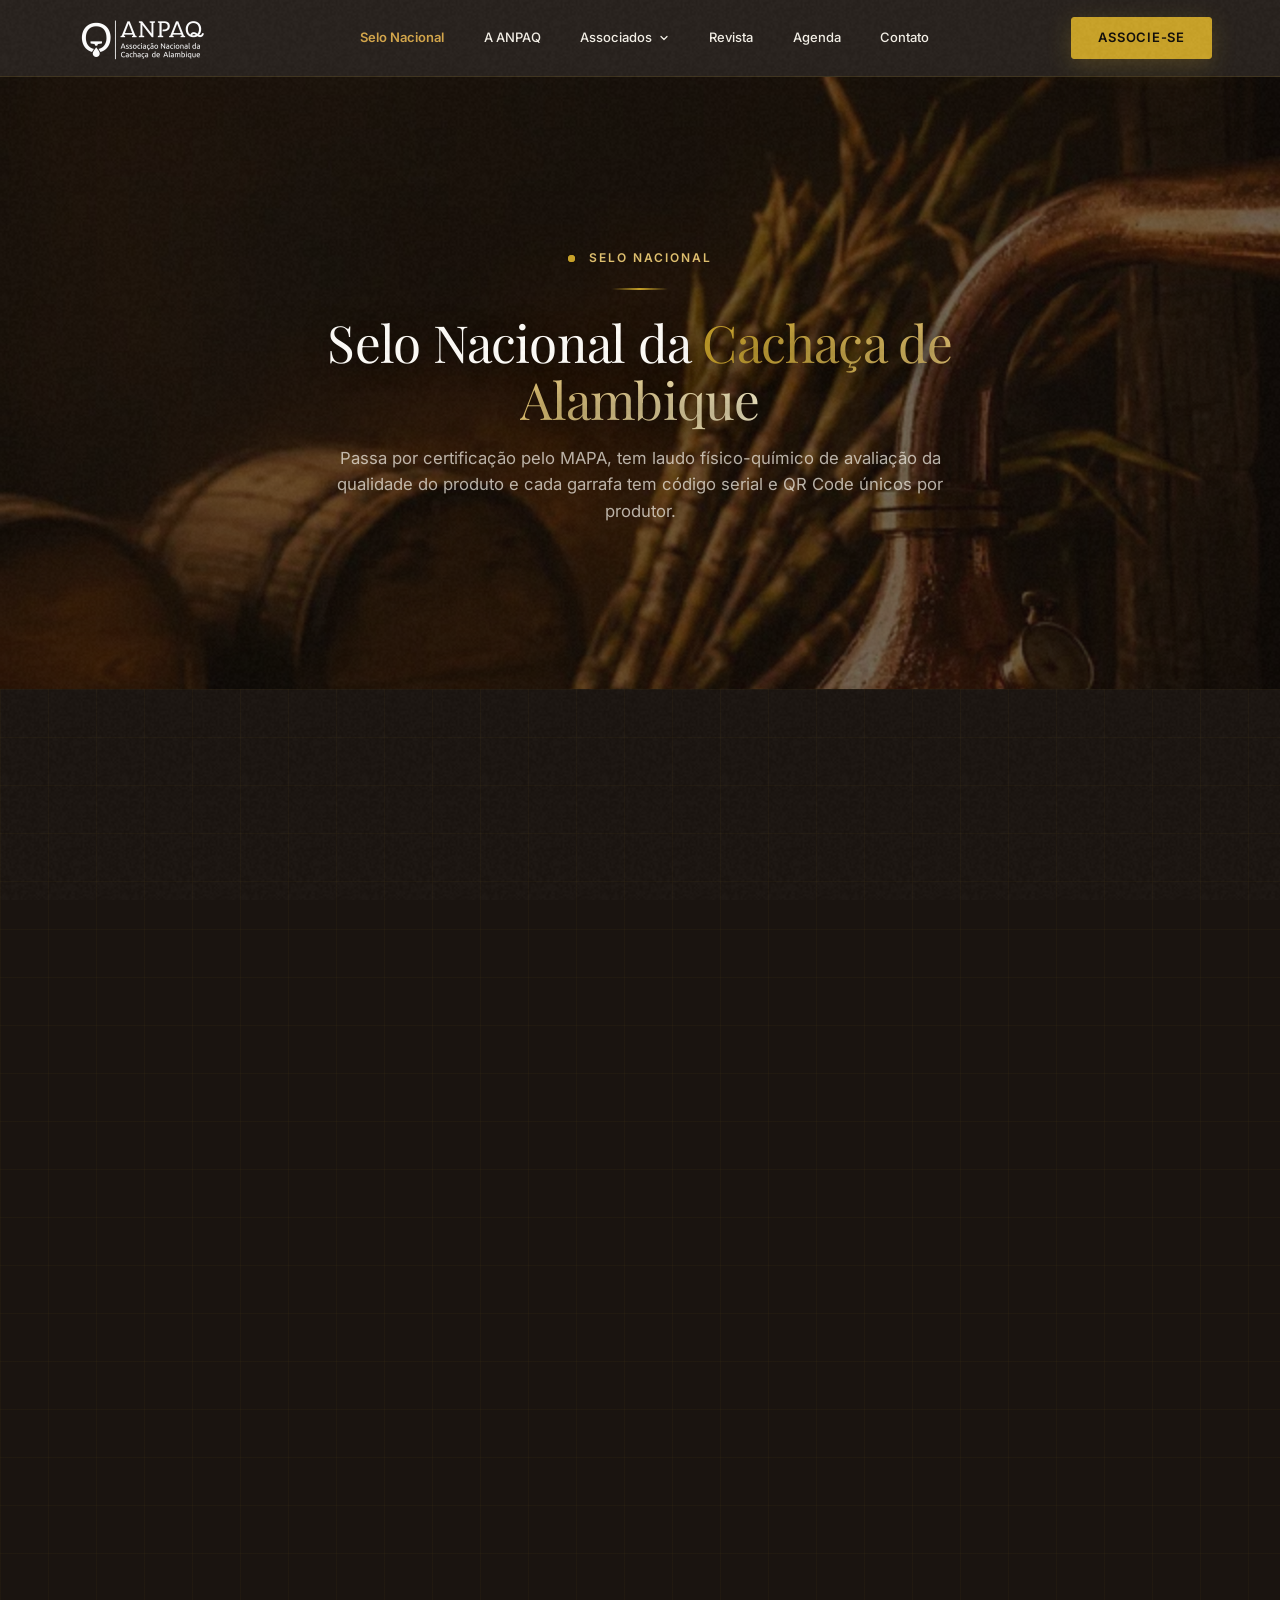
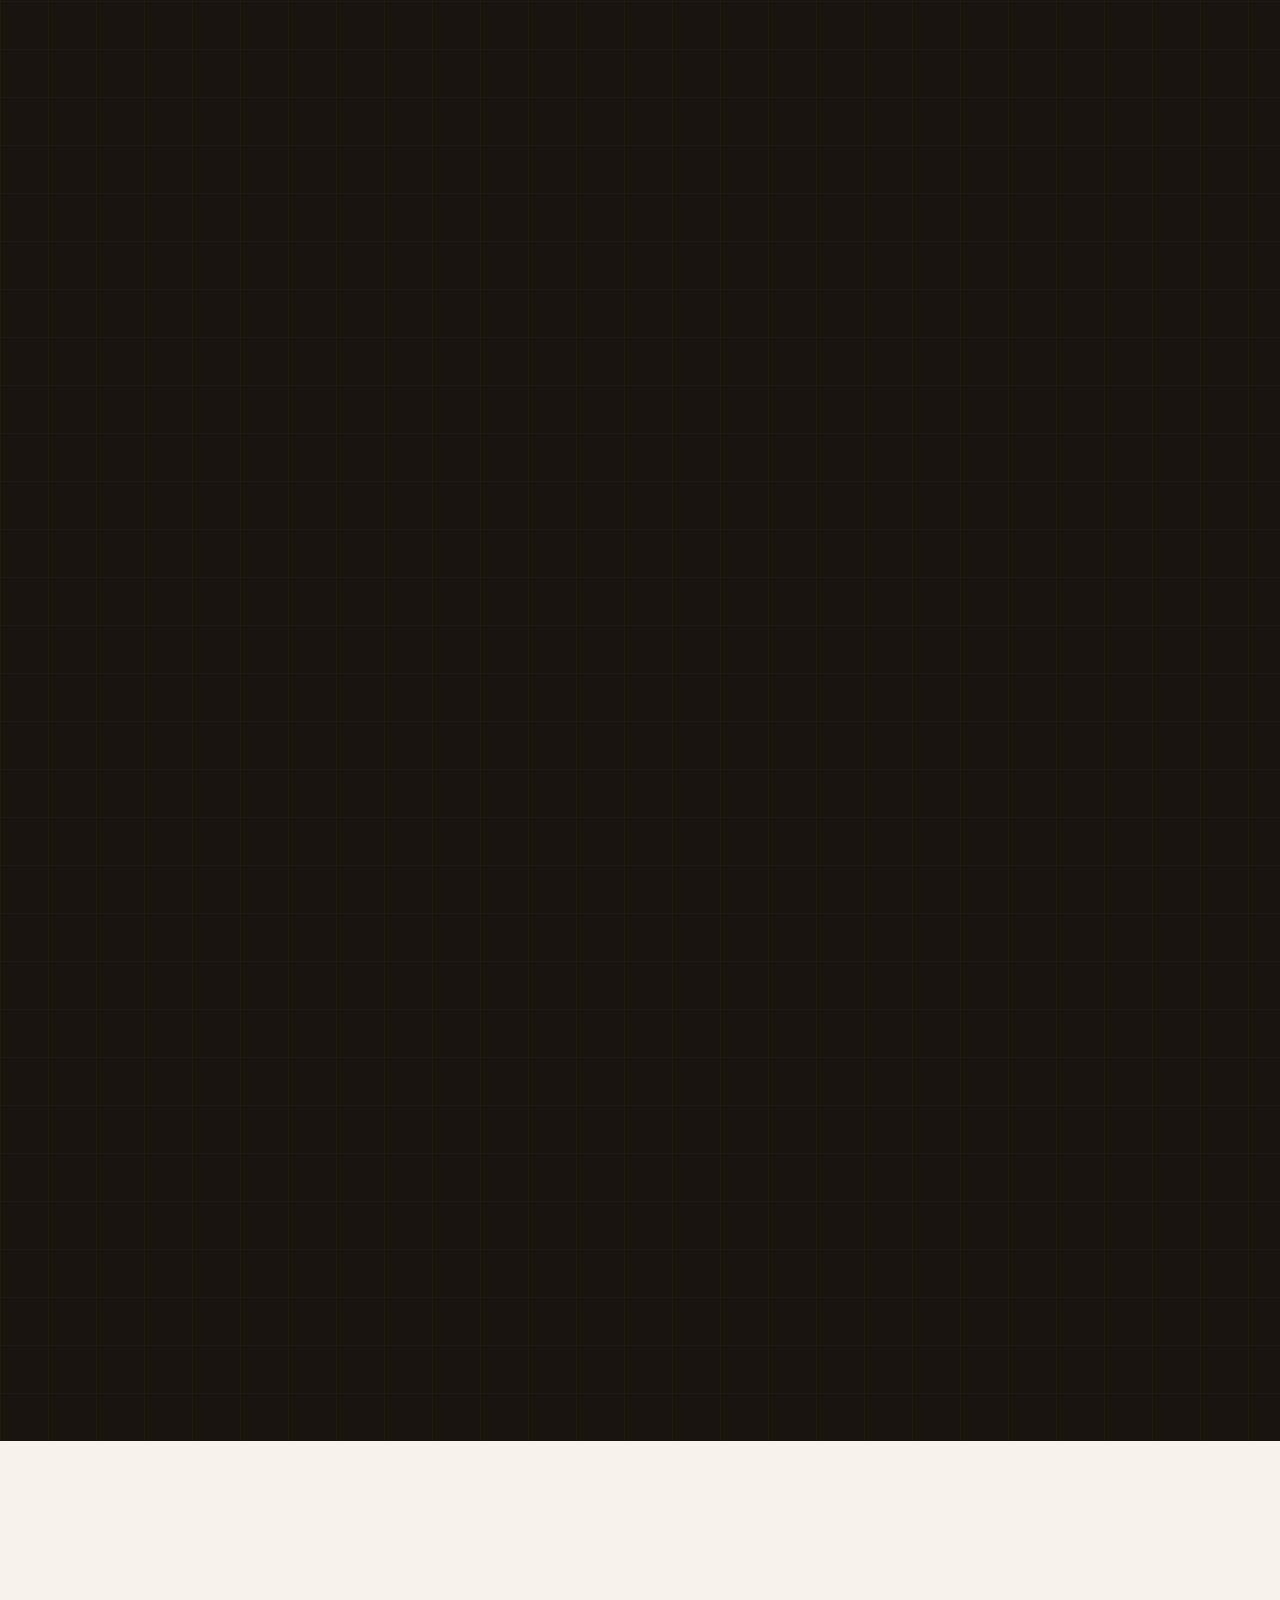
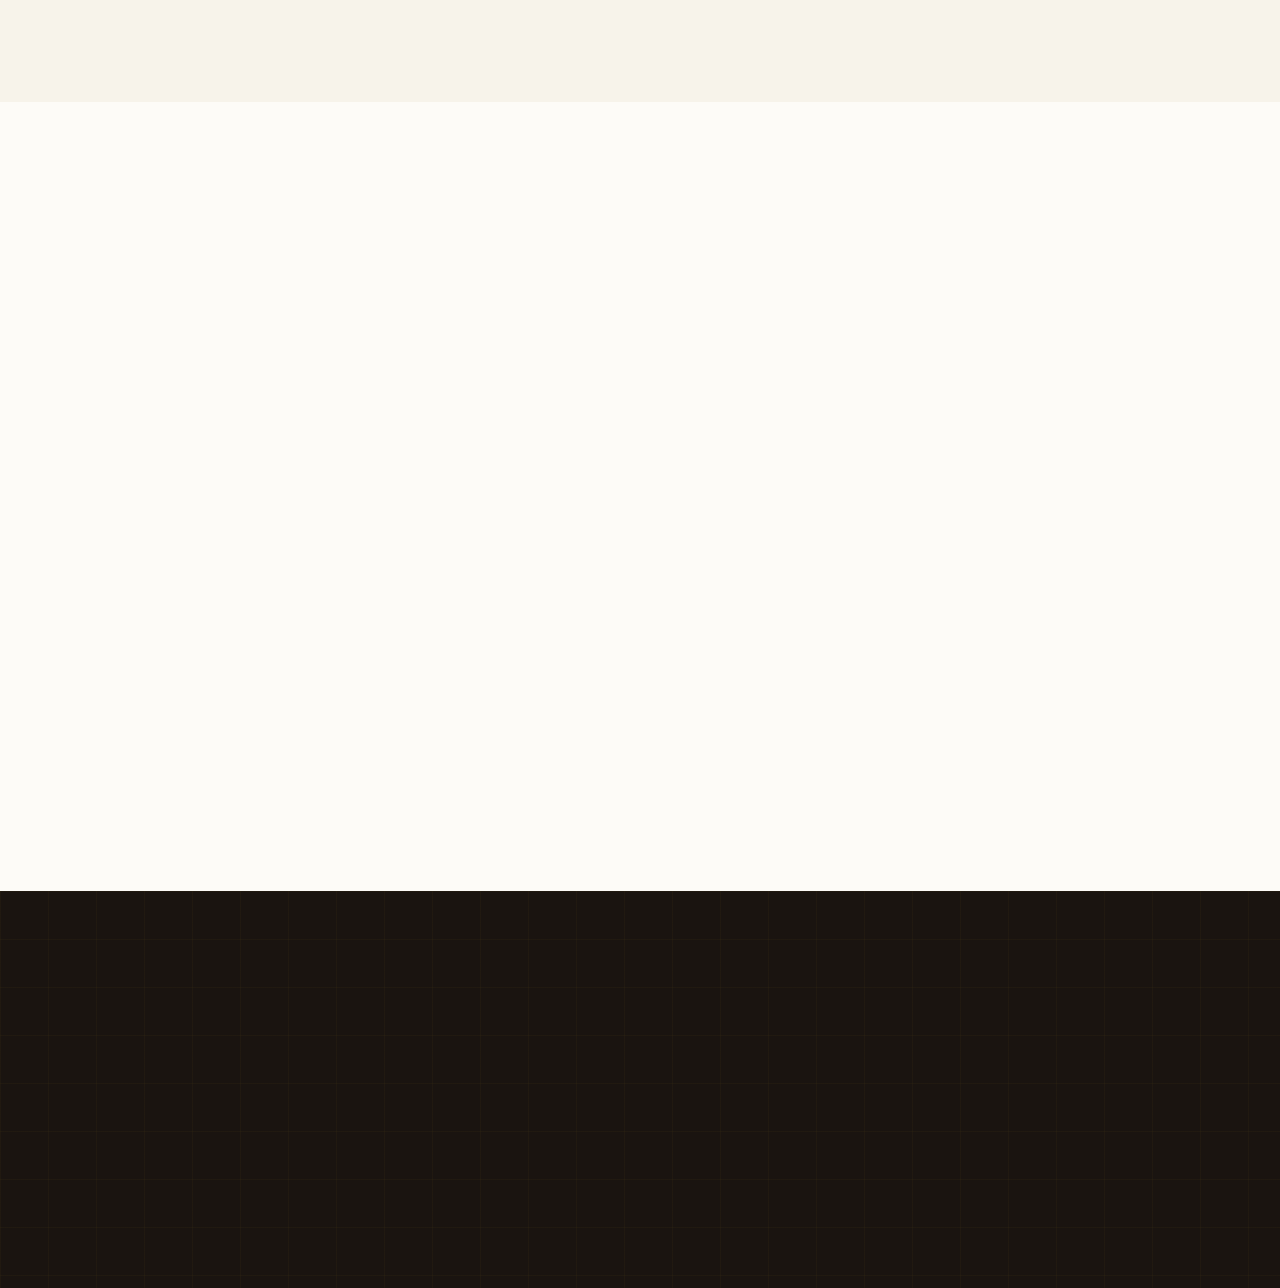
<file: selo/index.html>
<!DOCTYPE html>
<html lang="pt-BR">
<head>
  <meta charset="utf-8"/>
  <meta name="viewport" content="width=device-width, initial-scale=1.0"/>
  <title>Selo Nacional da Cachaça de Alambique | ANPAQ</title>
  <meta name="description" content="Conheça o Selo Nacional da Cachaça de Alambique: certificação pelo MAPA, laudo físico-químico e código serial e QR Code únicos por produtor."/>
  <link rel="canonical" href="https://anpaq.com.br/selo/"/>
  <link rel="icon" href="/favicon.ico" sizes="any"/>
  <link rel="icon" type="image/png" sizes="32x32" href="/assets/img/favicon-32x32.png"/>
  <meta property="og:type" content="website"/>
  <meta property="og:url" content="https://anpaq.com.br/selo/"/>
  <meta property="og:title" content="Selo Nacional da Cachaça de Alambique | ANPAQ"/>
  <meta property="og:description" content="Conheça o Selo Nacional da Cachaça de Alambique: certificação pelo MAPA, laudo físico-químico e código serial e QR Code únicos por produtor."/>
  <meta property="og:image" content="https://anpaq.com.br/assets/img/og-default.jpg"/>
  <meta property="og:image:width" content="1200"/>
  <meta property="og:image:height" content="630"/>
  <meta property="og:site_name" content="ANPAQ — Associação Nacional da Cachaça de Alambique"/>
  <meta property="og:locale" content="pt_BR"/>
  <meta name="twitter:card" content="summary_large_image"/>
  <meta name="twitter:url" content="https://anpaq.com.br/selo/"/>
  <meta name="twitter:title" content="Selo Nacional da Cachaça de Alambique | ANPAQ"/>
  <meta name="twitter:description" content="Conheça o Selo Nacional da Cachaça de Alambique: certificação pelo MAPA, laudo físico-químico e código serial e QR Code únicos por produtor."/>
  <meta name="twitter:image" content="https://anpaq.com.br/assets/img/og-default.jpg"/>
  <script type="application/ld+json">
{
  "@context": "https://schema.org",
  "@type": "BreadcrumbList",
  "itemListElement": [
    {
      "@type": "ListItem",
      "position": 1,
      "name": "Início",
      "item": "https://anpaq.com.br/"
    },
    {
      "@type": "ListItem",
      "position": 2,
      "name": "Selo Nacional",
      "item": "https://anpaq.com.br/selo/"
    }
  ]
}
  </script>
  <!-- Preload de Fontes Críticas Locais -->
  <link rel="preload" href="/assets/fonts/inter-variable-latin.woff2" as="font" type="font/woff2" crossorigin>
  <link rel="preload" href="/assets/fonts/playfair-display-variable-latin.woff2" as="font" type="font/woff2" crossorigin>
  <link rel="preload" href="/assets/img/bg-alambique-m.webp" as="image" type="image/webp" media="(max-width: 640px)" fetchpriority="high">
  <link rel="preload" href="/assets/img/bg-alambique.webp" as="image" type="image/webp" media="(min-width: 641px)" fetchpriority="high">
<link rel="stylesheet" href="/assets/site.css?v=20261113b"/>
</head>
<body>

  <!-- Link de Acessibilidade -->
  <a href="#main-content" class="skip-link">Pular para o conteúdo principal</a>

  <!-- ═══════════════ HEADER & NAV ═══════════════ -->
  <header class="site-header" id="site-header">
    <div class="container nav-container">
      <a href="/" class="nav-brand" aria-label="ANPAQ — Página inicial">
        <img src="/assets/img/logo-anpaq.webp" alt="ANPAQ — Associação Nacional da Cachaça de Alambique" class="nav-logo" width="160" height="51" decoding="async">
      </a>

      <!-- Menu Desktop -->
      <nav class="nav-menu" aria-label="Navegação principal">
        <div class="nav-item active">
          <a href="/selo/" class="nav-link" aria-current="page">Selo Nacional</a>
        </div>
        <div class="nav-item">
          <a href="/a-anpaq/" class="nav-link">A ANPAQ</a>
        </div>
        <div class="nav-item has-dropdown">
          <a href="/associados/" class="nav-link" aria-haspopup="true">
            Associados
            <svg class="chevron" width="12" height="12" viewBox="0 0 24 24" fill="none" stroke="currentColor" stroke-width="2.5" stroke-linecap="round" stroke-linejoin="round" aria-hidden="true"><polyline points="6 9 12 15 18 9"></polyline></svg>
          </a>
          <div class="nav-dropdown" role="menu">
            <a href="/associados/?tipo=produtor" class="dropdown-link" role="menuitem">Produtores</a>
            <a href="/associados/?tipo=fornecedor" class="dropdown-link" role="menuitem">Fornecedores</a>
          </div>
        </div>
        <div class="nav-item">
          <a href="/revista/" class="nav-link">Revista</a>
        </div>
        <div class="nav-item">
          <a href="/agenda/" class="nav-link">Agenda</a>
        </div>
        <div class="nav-item">
          <a href="/contato/" class="nav-link">Contato</a>
        </div>
      </nav>

      <!-- Ação Direita: Associe-se -->
      <div class="nav-actions">
        <a href="/associe-se/" class="btn btn-primary">Associe-se</a>
        <button class="nav-toggle" id="nav-toggle" aria-label="Abrir menu de navegação" aria-expanded="false" aria-controls="mobile-drawer">
          <svg width="24" height="24" viewBox="0 0 24 24" fill="none" stroke="currentColor" stroke-width="2" stroke-linecap="round" stroke-linejoin="round" aria-hidden="true"><line x1="3" y1="12" x2="21" y2="12"></line><line x1="3" y1="6" x2="21" y2="6"></line><line x1="3" y1="18" x2="21" y2="18"></line></svg>
        </button>
      </div>
    </div>
  </header>

  <!-- Gaveta Mobile em tela cheia -->
  <div class="mobile-drawer" id="mobile-drawer" role="dialog" aria-modal="true" aria-label="Menu de navegação">
    <div class="mobile-drawer-header">
      <a href="/" class="nav-brand" aria-label="ANPAQ — Página inicial">
        <img src="/assets/img/logo-anpaq.webp" alt="ANPAQ" class="nav-logo" width="140" height="45" decoding="async" loading="lazy">
      </a>
      <button class="btn-ghost" id="drawer-close" aria-label="Fechar menu" style="color:var(--anpaq-gold-400);font-size:1.5rem;padding:0.5rem;cursor:pointer;">
        ✕
      </button>
    </div>

    <nav class="mobile-nav-links" aria-label="Navegação mobile">
      <a href="/selo/" class="mobile-nav-link" aria-current="page">Selo Nacional</a>
      <a href="/a-anpaq/" class="mobile-nav-link">A ANPAQ</a>
      <div>
        <a href="/associados/" class="mobile-nav-link mobile-dropdown-toggle" aria-expanded="false">
          Associados <span>▾</span>
        </a>
        <div class="mobile-submenu">
          <a href="/associados/?tipo=produtor" class="mobile-sub-link">Produtores</a>
          <a href="/associados/?tipo=fornecedor" class="mobile-sub-link">Fornecedores</a>
        </div>
      </div>
      <a href="/revista/" class="mobile-nav-link">Revista</a>
      <a href="/agenda/" class="mobile-nav-link">Agenda</a>
      <a href="/contato/" class="mobile-nav-link">Contato</a>
    </nav>

    <div class="mobile-drawer-footer">
      <a href="/associe-se/" class="btn btn-primary" style="width:100%;">Associe-se</a>
    </div>
  </div>

  <!-- ═══════════════ MAIN CONTENT ═══════════════ -->
  <main id="main-content">

    <!-- ─── 1. HERÓI DA PÁGINA ─── -->
        <section class="page-hero">
      <picture class="page-hero-bg">
        <source media="(min-width: 641px)" srcset="/assets/img/bg-alambique.webp" type="image/webp">
        <img src="/assets/img/bg-alambique-m.webp" alt="" fetchpriority="high" loading="eager" decoding="async" width="640" height="799">
      </picture>
      <div class="page-hero-overlay"></div>
      <div class="container page-hero-content">
        <span class="eyebrow" style="color:var(--anpaq-gold-300);"><span class="pulse-dot"></span>Selo Nacional</span>
        <div class="gold-line"></div>
        <h1 class="page-hero-title">Selo Nacional da <span class="shimmer">Cachaça de Alambique</span></h1>
        <p class="page-hero-subtitle">
          Passa por certificação pelo MAPA, tem laudo físico-químico de avaliação da qualidade do produto e cada garrafa tem código serial e QR Code únicos por produtor.
        </p>
      </div>
    </section>

    <!-- ─── 2. COMO FUNCIONA O SELO ─── -->
    <section class="section section--dark grid-paper" id="como-funciona" style="position:relative; overflow:hidden;">
      <div class="glow glow-gold" style="width:480px; height:480px; top:-120px; left:-100px;"></div>
      <div class="glow glow-warm" style="width:420px; height:420px; bottom:-100px; right:-80px;"></div>
      <div class="container" style="position:relative; z-index:1;">
        <div class="section-header reveal">
          <span class="eyebrow" style="color:var(--anpaq-gold-300);"><span class="pulse-dot"></span>Selo Nacional</span>
          <div class="gold-line"></div>
          <h2>Como funciona o selo</h2>
          <p>Do alambique à garrafa: o que cada parte do selo significa.</p>
        </div>

        <div class="selo-how-grid">
          <!-- Coluna Esquerda: Pontos 1 e 3 -->
          <div class="selo-how-col selo-how-col--left">
            <div class="selo-how-point glass-card reveal">
              <div class="selo-how-num" aria-hidden="true">1</div>
              <div class="selo-how-info">
                <h3>Produção em alambique de cobre</h3>
                <p>Destilação que garante e preserva a verdadeira tradição, aroma e sabor da cachaça.</p>
              </div>
            </div>
            <div class="selo-how-point glass-card reveal">
              <div class="selo-how-num" aria-hidden="true">3</div>
              <div class="selo-how-info">
                <h3>Código serial</h3>
                <p>Garrafas numeradas: maior controle e publicidade.</p>
              </div>
            </div>
          </div>

          <!-- Coluna Central: Selo Nacional -->
          <div class="selo-how-center reveal">
            <picture class="selo-how-picture">
              <source srcset="/assets/img/selo-nacional-800.webp 800w, /assets/img/selo-nacional.webp 1120w" sizes="(max-width:700px) 90vw, 480px" type="image/webp">
              <img src="/assets/img/selo-nacional.webp" width="1120" height="820" loading="lazy" decoding="async" alt="Selo Nacional da Cachaça de Alambique, com número de série e QR code" class="selo-how-img">
            </picture>
            <p class="selo-how-caption">Imagem ilustrativa. O número de série é um exemplo.</p>
          </div>

          <!-- Coluna Direita: Pontos 2 e 4 -->
          <div class="selo-how-col selo-how-col--right">
            <div class="selo-how-point glass-card reveal">
              <div class="selo-how-num" aria-hidden="true">2</div>
              <div class="selo-how-info">
                <h3>Garantia de origem do produto</h3>
                <p>Controle técnico da Associação nacional e pertencimento da cachaça de alambique. Expedição controlada.</p>
              </div>
            </div>
            <div class="selo-how-point glass-card reveal">
              <div class="selo-how-num" aria-hidden="true">4</div>
              <div class="selo-how-info">
                <h3>Validação digital com QR code específico</h3>
                <p>Acessa a origem e a autenticidade da cachaça de alambique, a ANPAQ e o produtor dessa cachaça.</p>
              </div>
            </div>
          </div>
        </div>

        <!-- Fecho Centralizado -->
        <div class="selo-how-footer reveal">
          <p class="selo-how-tagline">Confiança + Autenticidade + Transparência</p>
        </div>
      </div>
    </section>

    <!-- ─── 3. O QUE O SELO GARANTE (3 CARDS) ─── -->
    <section class="section section--alt" id="garantias">
      <div class="container">
        <div class="section-header reveal">
          <span class="eyebrow">Selo Nacional</span>
          <div class="gold-line"></div>
          <h2>O que o selo garante</h2>
          <p>Três pontos que o consumidor e o comprador podem conferir.</p>
        </div>

        <div class="selo-pillars-grid">
          <!-- Card 1 -->
          <div class="card card--featured reveal">
            <div class="selo-pillar-icon" style="background:rgba(201,162,39,0.15); border-color:var(--anpaq-gold-500); color:var(--anpaq-gold-700);">
              <svg viewBox="0 0 24 24" fill="none" stroke="currentColor" stroke-width="2" stroke-linecap="round" stroke-linejoin="round" aria-hidden="true"><path d="M12 22s8-4 8-10V5l-8-3-8 3v7c0 6 8 10 8 10z"></path></svg>
            </div>
            <h3 style="margin-bottom:var(--sp-2);">Certificação pelo MAPA</h3>
            <p style="color:var(--anpaq-text-muted); font-size:var(--text-base);">
              Passa por certificação pelo MAPA, o órgão federal que fiscaliza bebidas no Brasil.
            </p>
          </div>

          <!-- Card 2 -->
          <div class="card card--featured reveal reveal-delay-1">
            <div class="selo-pillar-icon" style="background:rgba(201,162,39,0.15); border-color:var(--anpaq-gold-500); color:var(--anpaq-gold-700);">
              <svg viewBox="0 0 24 24" fill="none" stroke="currentColor" stroke-width="2" stroke-linecap="round" stroke-linejoin="round" aria-hidden="true"><path d="M10 2v7.31"></path><path d="M14 2v7.31"></path><path d="M8.5 2h7"></path><path d="M14 9.3a6.5 6.5 0 1 1-4 0"></path><path d="M5.52 16h12.96"></path></svg>
            </div>
            <h3 style="margin-bottom:var(--sp-2);">Laudo físico-químico</h3>
            <p style="color:var(--anpaq-text-muted); font-size:var(--text-base);">
              Tem laudo físico-químico de avaliação da qualidade do produto.
            </p>
          </div>

          <!-- Card 3 -->
          <div class="card card--featured reveal reveal-delay-2">
            <div class="selo-pillar-icon" style="background:rgba(201,162,39,0.15); border-color:var(--anpaq-gold-500); color:var(--anpaq-gold-700);">
              <svg viewBox="0 0 24 24" fill="none" stroke="currentColor" stroke-width="2" stroke-linecap="round" stroke-linejoin="round" aria-hidden="true"><rect x="3" y="3" width="7" height="7"></rect><rect x="14" y="3" width="7" height="7"></rect><rect x="14" y="14" width="7" height="7"></rect><rect x="3" y="14" width="7" height="7"></rect></svg>
            </div>
            <h3 style="margin-bottom:var(--sp-2);">Código serial e QR Code</h3>
            <p style="color:var(--anpaq-text-muted); font-size:var(--text-base);">
              Cada garrafa tem código serial e QR Code únicos por produtor.
            </p>
          </div>
        </div>
      </div>
    </section>

    <!-- ─── 3. COMO CONFERIR SUA GARRAFA (#conferir) ─── -->
    <section class="section section--surface" id="conferir">
      <div class="container">
        <div class="section-header reveal">
          <span class="eyebrow">Para o Consumidor</span>
          <div class="gold-line"></div>
          <h2>Como conferir sua garrafa</h2>
          <p>Conferir a origem da cachaça de alambique é rápido, simples e pode ser feito pelo celular.</p>
        </div>

        <div class="conferir-wrapper reveal">
          <!-- Passos de conferência -->
          <div class="conferir-steps">
            <!-- Passo 1 -->
            <div class="conferir-step-card">
              <div class="conferir-step-icon">
                <svg viewBox="0 0 24 24" fill="none" stroke="currentColor" stroke-width="2" stroke-linecap="round" stroke-linejoin="round" aria-hidden="true"><circle cx="11" cy="11" r="8"></circle><line x1="21" y1="21" x2="16.65" y2="16.65"></line></svg>
              </div>
              <div class="conferir-step-content">
                <h3>1. Procure o selo no rótulo</h3>
                <p>Localize o Selo Nacional da Cachaça de Alambique afixado na garrafa ou no gargalo.</p>
              </div>
            </div>

            <!-- Passo 2 -->
            <div class="conferir-step-card">
              <div class="conferir-step-icon">
                <svg viewBox="0 0 24 24" fill="none" stroke="currentColor" stroke-width="2" stroke-linecap="round" stroke-linejoin="round" aria-hidden="true"><rect x="5" y="2" width="14" height="20" rx="2" ry="2"></rect><line x1="12" y1="18" x2="12.01" y2="18"></line></svg>
              </div>
              <div class="conferir-step-content">
                <h3>2. Aponte a câmera para o QR Code</h3>
                <p>Abra o aplicativo de câmera do seu smartphone e enquadre o QR Code impresso no selo.</p>
              </div>
            </div>

            <!-- Passo 3 -->
            <div class="conferir-step-card">
              <div class="conferir-step-icon">
                <svg viewBox="0 0 24 24" fill="none" stroke="currentColor" stroke-width="2" stroke-linecap="round" stroke-linejoin="round" aria-hidden="true"><path d="M22 11.08V12a10 10 0 1 1-5.93-9.14"></path><polyline points="22 4 12 14.01 9 11.01"></polyline></svg>
              </div>
              <div class="conferir-step-content">
                <h3>3. Confira a origem</h3>
                <p>Veja a origem da cachaça no endereço que o QR Code abre.</p>
              </div>
            </div>
          </div>

          <!-- Selo no Rótulo -->
          <div class="conferir-selo-wrap">
            <picture class="conferir-selo-picture">
              <img src="/assets/img/selo-nacional-800.webp" width="800" height="586" loading="lazy" decoding="async" alt="Selo Nacional da Cachaça de Alambique, como aparece no rótulo da garrafa" class="conferir-selo-img">
            </picture>
            <p class="conferir-selo-caption">É assim que o selo aparece no rótulo. O número de série é um exemplo.</p>
          </div>
        </div>
      </div>
    </section>

    <!-- ─── 4. LINHA DO TEMPO CURTA ─── -->
    <section class="section section--dark grid-paper" id="linha-do-tempo" style="position:relative; overflow:hidden;">
      <div class="glow glow-gold" style="width:480px; height:480px; top:50%; left:50%; transform:translate(-50%, -50%); opacity:0.18;"></div>
      <div class="container" style="position:relative; z-index:1;">
        <div class="section-header reveal">
          <span class="eyebrow" style="color:var(--anpaq-gold-300);"><span class="pulse-dot"></span>Marcos Históricos</span>
          <div class="gold-line"></div>
          <h2>Trajetória do Selo Nacional</h2>
          <p>Os dois marcos de 2026.</p>
        </div>

        <div class="timeline reveal">
          <!-- Marco 1 -->
          <div class="timeline-item glass-card">
            <span class="timeline-date-badge">Abril / 2026</span>
            <h3 class="timeline-title">Apresentação na UFLA</h3>
            <p class="timeline-desc">
              Apresentação do Selo Nacional na UFLA.
            </p>
          </div>

          <!-- Marco 2 -->
          <div class="timeline-item glass-card">
            <span class="timeline-date-badge">Agosto / 2026</span>
            <h3 class="timeline-title">Lançamento na Expocachaça</h3>
            <p class="timeline-desc">
              Lançamento do Selo Nacional na Expocachaça.
            </p>
          </div>
        </div>
      </div>
    </section>

    <!-- ─── 5. PARA O PRODUTOR — COMO OBTER ─── -->
    <section class="section" id="como-obter">
      <div class="container">
        <div class="section-header reveal">
          <span class="eyebrow">Para o Produtor</span>
          <div class="gold-line"></div>
          <h2>Como obter o Selo Nacional</h2>
          <p>O caminho do produtor até o Selo Nacional.</p>
        </div>

        <div class="steps reveal">
          <div class="step-item">
            <div class="step-num">01</div>
            <h3 class="step-title">Associação</h3>
            <p class="step-desc">
              Pré-cadastro e associação à ANPAQ.
            </p>
          </div>

          <div class="step-item">
            <div class="step-num">02</div>
            <h3 class="step-title">Certificação</h3>
            <p class="step-desc">
              Certificação pelo MAPA.
            </p>
          </div>

          <div class="step-item">
            <div class="step-num">03</div>
            <h3 class="step-title">Laudo</h3>
            <p class="step-desc">
              Laudo físico-químico de avaliação da qualidade do produto.
            </p>
          </div>

          <div class="step-item">
            <div class="step-num">04</div>
            <h3 class="step-title">Selo Nacional</h3>
            <p class="step-desc">
              Selo com código serial e QR Code únicos por produtor.
            </p>
          </div>
        </div>

        <div style="text-align:center; margin-top: clamp(var(--sp-8), 5vw, var(--sp-12));" class="reveal">
          <a href="/pre-cadastro/" class="btn btn-primary">
            Fazer o pré-cadastro
            <svg viewBox="0 0 24 24" fill="none" stroke="currentColor" stroke-width="2" stroke-linecap="round" stroke-linejoin="round" aria-hidden="true"><line x1="5" y1="12" x2="19" y2="12"></line><polyline points="12 5 19 12 12 19"></polyline></svg>
          </a>
        </div>
      </div>
    </section>

    <!-- ─── 6. PERGUNTAS FREQUENTES (ACCORDION ACESSÍVEL) ─── -->
    <section class="section section--alt" id="faq">
      <div class="container">
        <div class="section-header reveal">
          <span class="eyebrow">Dúvidas Frequentes</span>
          <div class="gold-line"></div>
          <h2>Perguntas frequentes</h2>
          <p>Respostas diretas.</p>
        </div>

        <div class="faq-list reveal">
          <!-- Pergunta 1 -->
          <details class="faq-item">
            <summary class="faq-question">
              <span>Preciso ser uma cachaçaria grande?</span>
              <svg class="faq-icon" viewBox="0 0 24 24" fill="none" stroke="currentColor" stroke-width="2" stroke-linecap="round" stroke-linejoin="round" aria-hidden="true"><polyline points="6 9 12 15 18 9"></polyline></svg>
            </summary>
            <div class="faq-answer">
              Não. O selo avalia o processo e a qualidade da produção, não o tamanho do negócio.
            </div>
          </details>

          <!-- Pergunta 2 -->
          <details class="faq-item">
            <summary class="faq-question">
              <span>Como o selo é avaliado?</span>
              <svg class="faq-icon" viewBox="0 0 24 24" fill="none" stroke="currentColor" stroke-width="2" stroke-linecap="round" stroke-linejoin="round" aria-hidden="true"><polyline points="6 9 12 15 18 9"></polyline></svg>
            </summary>
            <div class="faq-answer">
              Passa por certificação pelo MAPA e laudo físico-químico de avaliação da qualidade do produto.
            </div>
          </details>

          <!-- Pergunta 3 -->
          <details class="faq-item">
            <summary class="faq-question">
              <span>Como confiro uma garrafa?</span>
              <svg class="faq-icon" viewBox="0 0 24 24" fill="none" stroke="currentColor" stroke-width="2" stroke-linecap="round" stroke-linejoin="round" aria-hidden="true"><polyline points="6 9 12 15 18 9"></polyline></svg>
            </summary>
            <div class="faq-answer">
              Aponte a câmera do celular para o QR Code da garrafa e confira a origem.
            </div>
          </details>

          <!-- Pergunta 4 -->
          <details class="faq-item">
            <summary class="faq-question">
              <span>Como começo?</span>
              <svg class="faq-icon" viewBox="0 0 24 24" fill="none" stroke="currentColor" stroke-width="2" stroke-linecap="round" stroke-linejoin="round" aria-hidden="true"><polyline points="6 9 12 15 18 9"></polyline></svg>
            </summary>
            <div class="faq-answer">
              O início do processo é feito pelo pré-cadastro do alambique no formulário online do site da ANPAQ.
            </div>
          </details>
        </div>
      </div>
    </section>

    <!-- ─── 7. FAIXA FINAL DE CTA ─── -->
    <section class="cta-band grid-paper" id="faixa-cta" style="position:relative; overflow:hidden;">
      <div class="glow glow-gold" style="width:550px; height:550px; top:50%; left:50%; transform:translate(-50%, -50%); opacity:0.18;"></div>
      <div class="container" style="position:relative; z-index:1;">
        <div class="cta-band-content reveal">
          <div class="cta-band-text">
            <span class="eyebrow" style="color:var(--anpaq-gold-300);"><span class="pulse-dot"></span>Selo Nacional</span>
            <h2>Certifique sua produção com o Selo Nacional</h2>
            <p>
              Faça o pré-cadastro e comece o caminho para o Selo Nacional.
            </p>
          </div>
          <div>
            <a href="/pre-cadastro/" class="btn btn-primary">
              Fazer o pré-cadastro
              <svg viewBox="0 0 24 24" fill="none" stroke="currentColor" stroke-width="2" stroke-linecap="round" stroke-linejoin="round" aria-hidden="true"><line x1="5" y1="12" x2="19" y2="12"></line><polyline points="12 5 19 12 12 19"></polyline></svg>
            </a>
          </div>
        </div>
      </div>
    </section>

  </main>

  <!-- ═══════════════ FOOTER INSTITUCIONAL ═══════════════ -->
  <footer class="site-footer">
    <div class="container">
      <div class="footer-grid">
        <!-- Coluna 1: Marca & Frase -->
        <div class="footer-col-brand">
          <a href="/" aria-label="ANPAQ — Início">
            <img src="/assets/img/logo-anpaq.webp" alt="ANPAQ Logo" class="footer-logo" width="160" height="51" loading="lazy" decoding="async">
          </a>
          <p class="footer-brand-desc">
            A Associação Nacional da Cachaça de Alambique apoia e desenvolve o setor produtivo da autêntica cachaça de alambique brasileira desde 1988.
          </p>
        </div>

        <!-- Coluna 2: Navegação -->
        <div>
          <div class="footer-col-title">Navegação</div>
          <ul class="footer-links">
            <li><a href="/selo/" class="footer-link">Selo Nacional</a></li>
            <li><a href="/a-anpaq/" class="footer-link">A ANPAQ</a></li>
            <li><a href="/associados/" class="footer-link">Associados</a></li>
            <li><a href="/revista/" class="footer-link">Revista</a></li>
            <li><a href="/agenda/" class="footer-link">Agenda</a></li>
            <li><a href="/contato/" class="footer-link">Contato</a></li>
            <li><a href="/associe-se/" class="footer-link" style="color:var(--anpaq-gold-400);font-weight:600;">Associe-se</a></li>
          </ul>
        </div>

        <!-- Coluna 3: Contato -->
        <div>
          <div class="footer-col-title">Contato & Sede</div>
          <div class="footer-contact-list">
            <div class="footer-contact-item">
              <svg viewBox="0 0 24 24" fill="none" stroke="currentColor" stroke-width="2" stroke-linecap="round" stroke-linejoin="round" aria-hidden="true"><path d="M21 10c0 7-9 13-9 13s-9-6-9-13a9 9 0 0 1 18 0z"></path><circle cx="12" cy="10" r="3"></circle></svg>
              <span>Rua Levindo Lopes, 333 — loja 08 — Funcionários<br/>30140-170 — Belo Horizonte/MG</span>
            </div>
            <div class="footer-contact-item">
              <svg viewBox="0 0 24 24" fill="none" stroke="currentColor" stroke-width="2" stroke-linecap="round" stroke-linejoin="round" aria-hidden="true"><path d="M22 16.92v3a2 2 0 0 1-2.18 2 19.79 19.79 0 0 1-8.63-3.07 19.5 19.5 0 0 1-6-6 19.79 19.79 0 0 1-3.07-8.67A2 2 0 0 1 4.11 2h3a2 2 0 0 1 2 1.72 12.84 12.84 0 0 0 .7 2.81 2 2 0 0 1-.45 2.11L8.09 9.91a16 16 0 0 0 6 6l1.27-1.27a2 2 0 0 1 2.11-.45 12.84 12.84 0 0 0 2.81.7A2 2 0 0 1 22 16.92z"></path></svg>
              <span><span class="footer-phone-fixo">(31) 3442-9181</span> · <a href="https://wa.me/5531998287495" target="_blank" rel="noopener" class="footer-whatsapp-link" aria-label="Falar com a ANPAQ pelo WhatsApp"><svg viewBox="0 0 24 24" width="16" height="16" fill="currentColor" aria-hidden="true"><path d="M17.472 14.382c-.297-.149-1.758-.867-2.03-.967-.273-.099-.471-.148-.67.15-.197.297-.767.966-.94 1.164-.173.199-.347.223-.644.075-.297-.15-1.255-.463-2.39-1.475-.883-.788-1.48-1.761-1.653-2.059-.173-.297-.018-.458.13-.606.134-.133.298-.347.446-.52.149-.174.198-.298.298-.497.099-.198.05-.371-.025-.52-.075-.149-.669-1.612-.916-2.207-.242-.579-.487-.5-.669-.51-.173-.008-.371-.01-.57-.01-.198 0-.52.074-.792.372-.272.297-1.04 1.016-1.04 2.479 0 1.462 1.065 2.875 1.213 3.074.149.198 2.096 3.2 5.077 4.487.709.306 1.262.489 1.694.625.712.227 1.36.195 1.871.118.571-.085 1.758-.719 2.006-1.413.248-.694.248-1.289.173-1.413-.074-.124-.272-.198-.57-.347m-5.421 7.403h-.004a9.87 9.87 0 01-5.031-1.378l-.361-.214-3.741.982.998-3.648-.235-.374a9.86 9.86 0 01-1.51-5.26c.001-5.45 4.436-9.884 9.888-9.884 2.64 0 5.122 1.03 6.988 2.898a9.825 9.825 0 012.893 6.994c-.003 5.45-4.437 9.884-9.885 9.884m8.413-18.297A11.815 11.815 0 0012.05 0C5.495 0 .16 5.335.157 11.892c0 2.096.547 4.142 1.588 5.945L.057 24l6.305-1.654a11.882 11.882 0 005.683 1.448h.005c6.554 0 11.89-5.335 11.893-11.893a11.821 11.821 0 00-3.48-8.413Z"/></svg>(31) 99828-7495</a></span>
            </div>
            <div class="footer-contact-item">
              <svg viewBox="0 0 24 24" fill="none" stroke="currentColor" stroke-width="2" stroke-linecap="round" stroke-linejoin="round" aria-hidden="true"><circle cx="12" cy="12" r="10"></circle><polyline points="12 6 12 12 16 14"></polyline></svg>
              <span>Atendimento: 09h às 14h</span>
            </div>
          </div>
        </div>
      </div>

      <!-- Linha final legal -->
      <div class="footer-bottom">
        <p class="footer-legal-warning">Beba com moderação. Venda proibida para menores de 18 anos.</p>
        <p>&copy; 2026 ANPAQ — Associação Nacional da Cachaça de Alambique. Todos os direitos reservados.</p>
        <div class="footer-meta-links">
          <a href="/privacidade/">Política de Privacidade</a>
        </div>
      </div>
    </div>
  </footer>

  <!-- Scripts -->

  <script src="/assets/config.js?v=20261107a" defer></script>
  <script src="/assets/site.js?v=20261113b" defer></script>
</body>
</html>
</file>
<file: assets/site.css>
/* ═══════════════════════════════════════════════════════════════════
   ANPAQ — DESIGN SYSTEM & TOKENS DE FUNDAÇÃO
   Associação Nacional da Cachaça de Alambique
   Referência visual: dsclaude.html + home-atual-main.css
   ═══════════════════════════════════════════════════════════════════ */

/* ─── FONTES (Carregadas via <link> no <head> com preconnect para máxima performance) ─── */
/* Playfair Display + Inter com font-display: swap */

/* ─── FONTES LOCAIS (WOFF2 / LATIN SUBSET) ─── */
@font-face {
  font-family: 'Inter';
  font-style: normal;
  font-weight: 400 700;
  font-display: swap;
  src: url('/assets/fonts/inter-variable-latin.woff2') format('woff2');
  unicode-range: U+0000-00FF, U+0131, U+0152-0153, U+02BB-02BC, U+02C6, U+02DA, U+02DC, U+0304, U+0308, U+0329, U+2000-206F, U+20AC, U+2122, U+2191, U+2193, U+2212, U+2215, U+FEFF, U+FFFD;
}

@font-face {
  font-family: 'Playfair Display';
  font-style: normal;
  font-weight: 400 700;
  font-display: swap;
  src: url('/assets/fonts/playfair-display-variable-latin.woff2') format('woff2');
  unicode-range: U+0000-00FF, U+0131, U+0152-0153, U+02BB-02BC, U+02C6, U+02DA, U+02DC, U+0304, U+0308, U+0329, U+2000-206F, U+20AC, U+2122, U+2191, U+2193, U+2212, U+2215, U+FEFF, U+FFFD;
}

@font-face {
  font-family: 'Playfair Display';
  font-style: italic;
  font-weight: 400 500;
  font-display: swap;
  src: url('/assets/fonts/playfair-display-italic-variable-latin.woff2') format('woff2');
  unicode-range: U+0000-00FF, U+0131, U+0152-0153, U+02BB-02BC, U+02C6, U+02DA, U+02DC, U+0304, U+0308, U+0329, U+2000-206F, U+20AC, U+2122, U+2191, U+2193, U+2212, U+2215, U+FEFF, U+FFFD;
}

/* ─── TOKENS DE DESIGN ─── */
:root {
  /* ▸ Fundo escuro (Identidade & Alambique) */
  --anpaq-dark-950: #100D0A;
  /* Profundidade máxima, vinheta */
  --anpaq-dark-900: #1A1410;
  /* Fundo principal herói, footer e seções dark */
  --anpaq-dark-800: #211A14;
  /* Superfície escura, cards dark */
  --anpaq-dark-700: #2C241D;
  /* Superfície elevada escura */
  --anpaq-dark-600: #3D3229;
  /* Bordas no tema dark */
  --anpaq-dark-500: #5A4C3F;
  /* Texto atenuado no escuro */

  /* ▸ Dourados (Alma da Cachaça de Alambique) */
  --anpaq-gold-700: #6E500B;
  /* Dourado profundo, texto sobre claro */
  --anpaq-gold-600: #A68219;
  /* Dourado médio, bordas ativas */
  --anpaq-gold-500: #C9A227;
  /* ★ Dourado primário da marca e CTAs */
  --anpaq-gold-400: #D4A64A;
  /* Dourado luminoso (hover) */
  --anpaq-gold-300: #E0C06E;
  /* Dourado suave para overlines/tags */
  --anpaq-gold-200: #EDD99A;
  /* Realces sutis */
  --anpaq-gold-100: #F5EBC5;
  /* Tint leve de fundo */

  /* ▸ Fundo claro e neutro quente (Sem branco puro) */
  --anpaq-cream-100: #FDFBF7;
  /* Superfície clara mais pura */
  --anpaq-cream-200: #F7F3EA;
  /* Alternância de seções claras */
  --anpaq-cream-300: #F5F1E8;
  /* Fundo padrão do site */
  --anpaq-cream-400: #EDE7DA;
  /* Bordas em fundos claros */
  --anpaq-cream-500: #D9CEBD;
  /* Bordas decorativas */

  /* ▸ Tipografia em fundo claro (Sem preto puro) */
  --anpaq-text-dark: #2C241D;
  /* Texto principal — quase-preto aquecido */
  --anpaq-text-body: #4A3F35;
  /* Texto corrido */
  --anpaq-text-muted: #6F6256;
  /* Texto secundário */
  --anpaq-text-subtle: #5C534A;
  /* Rótulos e metadados */

  /* ▸ Tipografia em fundo escuro */
  --anpaq-text-light: #F5F1E8;
  /* Texto principal sobre fundo escuro */
  --anpaq-text-light-muted: rgba(245, 241, 232, 0.72);
  --anpaq-text-light-subtle: rgba(245, 241, 232, 0.62);

  /* ▸ Semânticos */
  --anpaq-success: #4A7C59;
  --anpaq-warning: #D4A64A;
  --anpaq-error: #C45D4F;
  --anpaq-info: #5B8A9A;

  /* ▸ Cabeçalho */
  --header-h: 76px;
  --header-height: 76px;
  --font-display: 'Playfair Display', Georgia, 'Times New Roman', serif;
  --font-body: 'Inter', -apple-system, BlinkMacSystemFont, 'Segoe UI', Roboto, sans-serif;

  /* ▸ Escala tipográfica fluida com clamp() */
  --text-xs: clamp(0.6875rem, 0.65rem + 0.15vw, 0.75rem);
  /* 11px - 12px */
  --text-sm: clamp(0.75rem, 0.7rem + 0.2vw, 0.8125rem);
  /* 12px - 13px */
  --text-base: clamp(0.875rem, 0.825rem + 0.2vw, 0.9375rem);
  /* 14px - 15px */
  --text-md: clamp(1rem, 0.95rem + 0.25vw, 1.0625rem);
  /* 16px - 17px */
  --text-lg: clamp(1.125rem, 1.05rem + 0.35vw, 1.25rem);
  /* 18px - 20px */
  --text-xl: clamp(1.25rem, 1.15rem + 0.5vw, 1.5rem);
  /* 20px - 24px */
  --text-2xl: clamp(1.625rem, 1.35rem + 1vw, 2.125rem);
  /* 26px - 34px */
  --text-3xl: clamp(2.125rem, 1.7rem + 1.6vw, 2.75rem);
  /* 34px - 44px */
  --text-4xl: clamp(2.625rem, 2rem + 2.4vw, 3.75rem);
  /* 42px - 60px */
  --text-5xl: clamp(3.25rem, 2.2rem + 3.8vw, 4.75rem);
  /* 52px - 76px */

  /* ▸ Espaçamento modular (base 4/8px) */
  --sp-1: 0.25rem;
  /* 4px */
  --sp-2: 0.5rem;
  /* 8px */
  --sp-3: 0.75rem;
  /* 12px */
  --sp-4: 1rem;
  /* 16px */
  --sp-5: 1.25rem;
  /* 20px */
  --sp-6: 1.5rem;
  /* 24px */
  --sp-8: 2rem;
  /* 32px */
  --sp-10: 2.5rem;
  /* 40px */
  --sp-12: 3rem;
  /* 48px */
  --sp-16: 4rem;
  /* 64px */
  --sp-20: 5rem;
  /* 80px */
  --sp-24: 6rem;
  /* 96px */
  --sp-32: 8rem;
  /* 128px */

  /* ▸ Raio de borda — estritamente 3px */
  --radius: 3px;
  --radius-sm: 2px;
  --radius-md: 3px;
  --radius-lg: 3px;

  /* ▸ Layout */
  --max-width: 1240px;
  --container-px: clamp(1.25rem, 4vw, 3rem);

  /* ▸ Sombras quentes */
  --shadow-sm: 0 2px 8px rgba(44, 36, 29, 0.06);
  --shadow-md: 0 8px 24px rgba(44, 36, 29, 0.08), 0 2px 6px rgba(44, 36, 29, 0.04);
  --shadow-lg: 0 16px 48px rgba(44, 36, 29, 0.10), 0 4px 12px rgba(44, 36, 29, 0.06);
  --shadow-xl: 0 24px 64px rgba(44, 36, 29, 0.14);
  --shadow-gold: 0 6px 24px rgba(201, 162, 39, 0.24);
  --shadow-dark: 0 20px 60px rgba(16, 13, 10, 0.40);

  /* ▸ Transições */
  --ease-smooth: cubic-bezier(0.33, 1, 0.68, 1);
  --ease-out: cubic-bezier(0.22, 1, 0.36, 1);
  --duration-fast: 0.2s;
  --duration-base: 0.35s;
  --duration-slow: 0.6s;
}

/* ─── RESET E BASE ─── */
*,
*::before,
*::after {
  margin: 0;
  padding: 0;
  box-sizing: border-box;
}

html {
  scroll-behavior: smooth;
  font-size: 16px;
}

body {
  font-family: var(--font-body);
  font-weight: 400;
  font-size: var(--text-md);
  color: var(--anpaq-text-body);
  background-color: var(--anpaq-cream-300);
  line-height: 1.65;
  -webkit-font-smoothing: antialiased;
  -moz-osx-font-smoothing: grayscale;
  overflow-x: hidden;
  position: relative;
  min-height: 100vh;
  display: flex;
  flex-direction: column;
}

/* ─── TEXTURA SUTIL DE GRANULAÇÃO DE ALAMBIQUE ─── */
/* Textura de ruído SVG pesada desativada para otimização mobile */

img {
  display: block;
  max-width: 100%;
  height: auto;
}

a {
  text-decoration: none;
  color: inherit;
  transition: color var(--duration-fast) var(--ease-out);
}

ul,
ol {
  list-style: none;
}

button,
input,
select,
textarea {
  font: inherit;
  color: inherit;
}

/* ─── ACESSIBILIDADE E SKIP LINK ─── */
.skip-link {
  position: absolute;
  top: -100px;
  left: var(--sp-4);
  background: var(--anpaq-gold-500);
  color: var(--anpaq-dark-900);
  padding: var(--sp-3) var(--sp-6);
  font-weight: 600;
  font-size: var(--text-sm);
  z-index: 10001;
  border-radius: var(--radius);
  transition: top var(--duration-fast) var(--ease-out);
  box-shadow: var(--shadow-gold);
}

.skip-link:focus {
  top: var(--sp-4);
}

:focus-visible {
  outline: 2px solid var(--anpaq-gold-500);
  outline-offset: 3px;
}

/* ─── TIPOGRAFIA HIERÁRQUICA ─── */
h1,
h2,
h3,
h4,
h5,
h6 {
  font-family: var(--font-display);
  font-weight: 500;
  line-height: 1.18;
  letter-spacing: -0.015em;
  color: var(--anpaq-text-dark);
}

h1 {
  font-size: var(--text-5xl);
  font-weight: 400;
}

h2 {
  font-size: var(--text-4xl);
  font-weight: 400;
  margin-bottom: 1.25rem;
}

h3 {
  font-size: var(--text-3xl);
  font-weight: 500;
}

h4 {
  font-size: var(--text-2xl);
  font-weight: 500;
}

h5 {
  font-size: var(--text-xl);
  font-weight: 600;
}

h6 {
  font-size: var(--text-lg);
  font-weight: 600;
}

.font-display {
  font-family: var(--font-display);
}

.font-body {
  font-family: var(--font-body);
}

.italic {
  font-style: italic;
}

p {
  margin-bottom: var(--sp-4);
}

p:last-child {
  margin-bottom: 0;
}

/* Eyebrow / Overline */
.eyebrow,
.overline {
  display: inline-flex;
  align-items: center;
  gap: var(--sp-2);
  font-family: var(--font-body);
  font-size: var(--text-xs);
  font-weight: 600;
  letter-spacing: 0.16em;
  text-transform: uppercase;
  color: var(--anpaq-gold-700);
  margin-bottom: var(--sp-2);
}

.section--dark .eyebrow,
.theme-dark .eyebrow,
.theme-dark .overline {
  color: var(--anpaq-gold-300);
}

/* ─── LINHAS E DETALHES DOURADOS ─── */
.gold-line {
  width: 56px;
  height: 2px;
  background: linear-gradient(90deg, transparent, var(--anpaq-gold-500), transparent);
  margin: var(--sp-3) auto var(--sp-6);
}

.gold-line-left {
  width: 56px;
  height: 2px;
  background: linear-gradient(90deg, var(--anpaq-gold-500), transparent);
  margin: var(--sp-3) 0 var(--sp-6);
}

/* ─── CONTAINER E LAYOUT ─── */
.container {
  width: 100%;
  max-width: var(--max-width);
  margin: 0 auto;
  padding-left: var(--container-px);
  padding-right: var(--container-px);
}

main {
  flex: 1 0 auto;
}

/* ─── SEÇÕES E TEMAS ─── */
.section {
  padding: clamp(var(--sp-12), 6vw, var(--sp-24)) 0;
  position: relative;
  background-color: var(--anpaq-cream-300);
  color: var(--anpaq-text-body);
}

.section--dark,
.theme-dark {
  background-color: var(--anpaq-dark-900);
  color: var(--anpaq-text-light-muted);
}

.section--dark h1,
.section--dark h2,
.section--dark h3,
.section--dark h4,
.section--dark h5,
.section--dark h6,
.theme-dark h1,
.theme-dark h2,
.theme-dark h3,
.theme-dark h4,
.theme-dark h5,
.theme-dark h6 {
  color: var(--anpaq-text-light);
}

.section--alt,
.theme-alt {
  background-color: var(--anpaq-cream-200);
}

.section--surface,
.theme-surface {
  background-color: var(--anpaq-cream-100);
}

.section-header {
  text-align: center;
  max-width: 760px;
  margin: 0 auto clamp(var(--sp-8), 4vw, var(--sp-16));
}

.section-header--left {
  text-align: left;
  margin-left: 0;
}

.section-header h2 {
  margin-bottom: 1.25rem;
}

.section-header p {
  font-size: var(--text-lg);
  color: var(--anpaq-text-muted);
}

.section--dark .section-header p {
  color: var(--anpaq-text-light-muted);
}

/* ─── HEADER / NAVBAR FIXA TRANSLÚCIDA ─── */
.site-header {
  position: sticky;
  top: 0;
  left: 0;
  width: 100%;
  z-index: 1000;
  background-color: rgba(26, 20, 16, 0.94);
  border-bottom: 1px solid rgba(201, 162, 39, 0.15);
  transition: all var(--duration-base) var(--ease-out);
}

/* Header backdrop-filter simplificado para evitar queda de FPS no mobile */

.site-header.scrolled {
  background-color: rgba(26, 20, 16, 0.90);
  border-bottom-color: rgba(201, 162, 39, 0.28);
  box-shadow: 0 4px 20px rgba(0, 0, 0, 0.45);
}

.nav-container {
  display: flex;
  align-items: center;
  justify-content: space-between;
  height: 76px;
  gap: var(--sp-6);
}

.nav-brand {
  display: inline-flex;
  align-items: center;
  flex-shrink: 0;
}

.nav-logo {
  height: 48px;
  width: auto;
  object-fit: contain;
  filter: brightness(0) invert(1);
  transition: transform var(--duration-base) var(--ease-out);
}

.nav-brand:hover .nav-logo {
  transform: scale(1.02);
}

/* Menu de navegação desktop */
.nav-menu {
  display: flex;
  align-items: center;
  gap: clamp(var(--sp-2), 1.2vw, var(--sp-5));
}

.nav-item {
  position: relative;
}

.nav-link {
  font-size: var(--text-sm);
  font-weight: 500;
  color: var(--anpaq-text-light);
  padding: var(--sp-2) var(--sp-3);
  display: inline-flex;
  align-items: center;
  gap: 6px;
  border-radius: var(--radius);
  transition: color var(--duration-fast) var(--ease-out);
  white-space: nowrap;
}

.nav-link:hover,
.nav-item.active>.nav-link {
  color: var(--anpaq-gold-400);
}

.nav-item.active>.nav-link {
  font-weight: 600;
}

.nav-link svg,
.nav-link .chevron {
  transition: transform var(--duration-fast) var(--ease-out);
}

/* Dropdown */
.has-dropdown:hover .nav-dropdown,
.has-dropdown:focus-within .nav-dropdown {
  opacity: 1;
  visibility: visible;
  transform: translateY(0);
}

.has-dropdown:hover .chevron,
.has-dropdown:focus-within .chevron {
  transform: rotate(180deg);
}

.nav-dropdown {
  position: absolute;
  top: 100%;
  left: 0;
  min-width: 230px;
  background-color: var(--anpaq-dark-800);
  border: 1px solid var(--anpaq-dark-600);
  border-radius: var(--radius);
  box-shadow: var(--shadow-dark);
  padding: var(--sp-2) 0;
  opacity: 0;
  visibility: hidden;
  transform: translateY(8px);
  transition: all var(--duration-fast) var(--ease-out);
  z-index: 1001;
}

.dropdown-link {
  display: block;
  padding: var(--sp-2) var(--sp-4);
  font-size: var(--text-sm);
  color: var(--anpaq-text-light-muted);
  transition: all var(--duration-fast) var(--ease-out);
}

.dropdown-link:hover,
.dropdown-link:focus {
  color: var(--anpaq-gold-400);
  background-color: rgba(201, 162, 39, 0.08);
  padding-left: var(--sp-5);
}

/* Ações do Header (Botão Associe-se) */
.nav-actions {
  display: flex;
  align-items: center;
  gap: var(--sp-4);
  flex-shrink: 0;
}

/* Botão hambúrguer mobile */
.nav-toggle {
  display: none;
  background: transparent;
  border: 1px solid var(--anpaq-dark-600);
  color: var(--anpaq-gold-400);
  width: 44px;
  height: 44px;
  border-radius: var(--radius);
  cursor: pointer;
  align-items: center;
  justify-content: center;
  padding: 0;
}

.nav-toggle svg {
  width: 24px;
  height: 24px;
}

/* Menu Mobile em tela cheia */
.mobile-drawer {
  position: fixed;
  inset: 0;
  background-color: rgba(16, 13, 10, 0.98);
  z-index: 9998;
  display: flex;
  flex-direction: column;
  padding: var(--sp-6) var(--container-px) var(--sp-10);
  opacity: 0;
  visibility: hidden;
  transform: translateY(-20px);
  transition: all var(--duration-base) var(--ease-out);
  overflow-y: auto;
}

.mobile-drawer.open {
  opacity: 1;
  visibility: visible;
  transform: translateY(0);
}

.mobile-drawer-header {
  display: flex;
  align-items: center;
  justify-content: space-between;
  margin-bottom: var(--sp-8);
  padding-bottom: var(--sp-4);
  border-bottom: 1px solid rgba(201, 162, 39, 0.15);
}

.mobile-nav-links {
  display: flex;
  flex-direction: column;
  gap: var(--sp-2);
}

.mobile-nav-link {
  font-family: var(--font-display);
  font-size: var(--text-xl);
  color: var(--anpaq-text-light);
  padding: var(--sp-3) 0;
  border-bottom: 1px solid rgba(255, 255, 255, 0.05);
  display: flex;
  align-items: center;
  justify-content: space-between;
}

.mobile-nav-link:hover,
.mobile-nav-link:focus {
  color: var(--anpaq-gold-400);
}

.mobile-submenu {
  display: none;
  padding-left: var(--sp-4);
  margin-top: var(--sp-2);
  margin-bottom: var(--sp-3);
  border-left: 2px solid var(--anpaq-gold-500);
}

.mobile-submenu.open {
  display: flex;
  flex-direction: column;
  gap: var(--sp-2);
}

.mobile-sub-link {
  font-family: var(--font-body);
  font-size: var(--text-md);
  color: var(--anpaq-text-light-muted);
  padding: var(--sp-2) 0;
}

.mobile-sub-link:hover {
  color: var(--anpaq-gold-400);
}

.mobile-drawer-footer {
  margin-top: auto;
  padding-top: var(--sp-8);
  display: flex;
  flex-direction: column;
  gap: var(--sp-4);
}

/* ─── BOTÕES (.btn) ─── */
.btn {
  display: inline-flex;
  align-items: center;
  justify-content: center;
  gap: var(--sp-3);
  padding: 0.75rem 1.625rem;
  font-family: var(--font-body);
  font-weight: 600;
  font-size: var(--text-sm);
  letter-spacing: 0.06em;
  text-transform: uppercase;
  text-decoration: none;
  border-radius: var(--radius);
  border: 1px solid transparent;
  cursor: pointer;
  transition: all var(--duration-fast) var(--ease-out);
  position: relative;
  line-height: 1.2;
  white-space: nowrap;
}

.btn svg {
  width: 18px;
  height: 18px;
  transition: transform var(--duration-fast) var(--ease-out);
}

.btn:hover svg {
  transform: translateX(3px);
}

/* Botão Primário Dourado */
.btn-primary {
  background-color: var(--anpaq-gold-500);
  color: var(--anpaq-dark-950);
  border-color: var(--anpaq-gold-500);
  box-shadow: var(--shadow-gold);
}

.btn-primary:hover,
.btn-primary:focus {
  background-color: var(--anpaq-gold-400);
  border-color: var(--anpaq-gold-400);
  color: var(--anpaq-dark-950);
  transform: translateY(-2px);
  box-shadow: 0 8px 28px rgba(201, 162, 39, 0.32);
}

/* Botão Ghost */
.btn-ghost {
  background: transparent;
  color: var(--anpaq-gold-500);
  border-color: transparent;
  padding-left: var(--sp-2);
  padding-right: var(--sp-2);
}

.btn-ghost:hover,
.btn-ghost:focus {
  color: var(--anpaq-gold-400);
  background-color: rgba(201, 162, 39, 0.08);
}

.section--dark .btn-ghost,
.theme-dark .btn-ghost {
  color: var(--anpaq-gold-300);
}

.section--dark .btn-ghost:hover {
  color: var(--anpaq-gold-200);
}

/* Botão Outline */
.btn-outline {
  background: transparent;
  border-color: var(--anpaq-gold-500);
  color: var(--anpaq-gold-500);
}

.btn-outline:hover,
.btn-outline:focus {
  background-color: var(--anpaq-gold-500);
  color: var(--anpaq-dark-950);
  transform: translateY(-2px);
  box-shadow: var(--shadow-gold);
}

.section--dark .btn-outline,
.theme-dark .btn-outline {
  border-color: var(--anpaq-gold-400);
  color: var(--anpaq-gold-400);
}

/* Botão Secundário Dark */
.btn-secondary {
  background-color: var(--anpaq-dark-700);
  border-color: var(--anpaq-dark-600);
  color: var(--anpaq-text-light);
}

.btn-secondary:hover,
.btn-secondary:focus {
  background-color: var(--anpaq-gold-500);
  border-color: var(--anpaq-gold-500);
  color: var(--anpaq-dark-950);
  transform: translateY(-2px);
}

/* ─── CARDS (.card) ─── */
.card {
  background-color: var(--anpaq-cream-100);
  border: 1px solid var(--anpaq-cream-400);
  border-radius: var(--radius);
  padding: clamp(var(--sp-6), 3vw, var(--sp-8));
  position: relative;
  transition: all var(--duration-base) var(--ease-smooth);
  box-shadow: var(--shadow-md);
  display: flex;
  flex-direction: column;
}

.card:hover {
  transform: translateY(-4px);
  box-shadow: var(--shadow-lg);
  border-color: var(--anpaq-gold-500);
}

/* Card Variação Escura */
.card--dark,
.section--dark .card,
.theme-dark .card {
  background-color: var(--anpaq-dark-800);
  border-color: var(--anpaq-dark-600);
  color: var(--anpaq-text-light-muted);
  box-shadow: var(--shadow-dark);
}

.card--dark:hover,
.section--dark .card:hover,
.theme-dark .card:hover {
  border-color: var(--anpaq-gold-500);
  box-shadow: 0 16px 48px rgba(16, 13, 10, 0.6);
}

/* Card com Borda Gradiente de Dourado */
.card--featured {
  border-color: var(--anpaq-gold-500);
  position: relative;
}

.card--featured::before {
  content: '';
  position: absolute;
  top: 0;
  left: 0;
  right: 0;
  height: 3px;
  background: linear-gradient(90deg, var(--anpaq-gold-700), var(--anpaq-gold-400), var(--anpaq-gold-200));
}

/* ─── SPLIT (2 COLUNAS) ─── */
.split {
  display: grid;
  grid-template-columns: 1fr 1fr;
  gap: clamp(var(--sp-8), 4vw, var(--sp-16));
  align-items: center;
}

.split--reversed> :first-child {
  order: 2;
}

/* ─── STAT BLOCK (.stat) ─── */
.stat-grid {
  display: grid;
  grid-template-columns: repeat(auto-fit, minmax(200px, 1fr));
  gap: var(--sp-6);
}

.stat {
  padding: var(--sp-6);
  border-left: 2px solid var(--anpaq-gold-500);
  background: rgba(255, 255, 255, 0.4);
  border-radius: 0 var(--radius) var(--radius) 0;
}

.section--dark .stat,
.theme-dark .stat {
  background: rgba(255, 255, 255, 0.03);
}

.stat-value {
  font-family: var(--font-display);
  font-size: var(--text-4xl);
  font-weight: 500;
  line-height: 1;
  color: var(--anpaq-gold-500);
  margin-bottom: var(--sp-2);
}

.stat-label {
  font-family: var(--font-body);
  font-size: var(--text-xs);
  letter-spacing: 0.14em;
  text-transform: uppercase;
  color: var(--anpaq-text-muted);
}

.section--dark .stat-label,
.theme-dark .stat-label {
  color: var(--anpaq-text-light-subtle);
}

/* ─── STEPS (.steps) ─── */
.steps {
  display: grid;
  grid-template-columns: repeat(auto-fit, minmax(240px, 1fr));
  gap: var(--sp-8);
  position: relative;
}

.step-item {
  display: flex;
  flex-direction: column;
  position: relative;
}

.step-num {
  font-family: var(--font-display);
  font-size: var(--text-3xl);
  color: var(--anpaq-gold-700);
  line-height: 1;
  margin-bottom: var(--sp-3);
  display: inline-flex;
  align-items: center;
  gap: var(--sp-2);
}

.step-num::after {
  content: '';
  height: 1px;
  flex: 1;
  background: linear-gradient(90deg, var(--anpaq-gold-500), transparent);
  opacity: 0.4;
}

.step-title {
  font-family: var(--font-display);
  font-size: var(--text-xl);
  margin-bottom: var(--sp-2);
}

.step-desc {
  font-size: var(--text-base);
  color: var(--anpaq-text-muted);
}

.section--dark .step-desc {
  color: var(--anpaq-text-light-muted);
}

/* ─── QUOTE (.quote) ─── */
.quote {
  position: relative;
  padding: var(--sp-8) var(--sp-10);
  border-left: 3px solid var(--anpaq-gold-500);
  background: var(--anpaq-cream-100);
  border-radius: 0 var(--radius) var(--radius) 0;
  box-shadow: var(--shadow-sm);
  margin: var(--sp-8) 0;
}

.section--dark .quote,
.theme-dark .quote {
  background: var(--anpaq-dark-800);
  border-color: var(--anpaq-gold-500);
}

.quote-text {
  font-family: var(--font-display);
  font-size: var(--text-xl);
  font-style: italic;
  line-height: 1.45;
  color: var(--anpaq-text-dark);
  margin-bottom: var(--sp-4);
}

.section--dark .quote-text,
.theme-dark .quote-text {
  color: var(--anpaq-text-light);
}

.quote-author {
  font-family: var(--font-body);
  font-size: var(--text-sm);
  font-weight: 600;
  letter-spacing: 0.08em;
  text-transform: uppercase;
  color: var(--anpaq-gold-700);
}

.section--dark .quote-author,
.theme-dark .quote-author {
  color: var(--anpaq-gold-300);
}

.quote-role {
  font-size: var(--text-xs);
  color: var(--anpaq-text-muted);
  font-weight: 400;
  text-transform: none;
}

.section--dark .quote-role {
  color: var(--anpaq-text-light-subtle);
}

/* ─── CTA-BAND (.cta-band) ─── */
.cta-band {
  background-color: var(--anpaq-dark-950);
  background-image: linear-gradient(135deg, var(--anpaq-dark-950) 0%, var(--anpaq-dark-900) 60%, var(--anpaq-dark-800) 100%);
  border-top: 1px solid rgba(201, 162, 39, 0.25);
  border-bottom: 1px solid rgba(201, 162, 39, 0.25);
  padding: clamp(var(--sp-12), 6vw, var(--sp-20)) 0;
  color: var(--anpaq-text-light);
  position: relative;
  overflow: hidden;
}

.cta-band::before {
  content: '';
  position: absolute;
  top: 0;
  left: 20%;
  width: 600px;
  height: 600px;
  background: radial-gradient(circle, rgba(201, 162, 39, 0.12) 0%, transparent 70%);
  pointer-events: none;
}

.cta-band-content {
  position: relative;
  z-index: 1;
  display: flex;
  align-items: center;
  justify-content: space-between;
  flex-wrap: wrap;
  gap: var(--sp-8);
}

.cta-band-text {
  max-width: 680px;
}

.cta-band-text h2,
.cta-band-text h3 {
  color: var(--anpaq-text-light);
  margin-bottom: var(--sp-3);
}

.cta-band-text p {
  font-size: var(--text-lg);
  color: rgba(245, 241, 232, 0.88);
  margin-bottom: 0;
}

/* ─── BADGES / TAGS (.badge) ─── */
.badge {
  display: inline-flex;
  align-items: center;
  gap: var(--sp-2);
  padding: 0.25rem 0.65rem;
  font-family: var(--font-body);
  font-size: var(--text-xs);
  font-weight: 600;
  letter-spacing: 0.12em;
  text-transform: uppercase;
  border-radius: var(--radius);
  line-height: 1;
}

.badge-gold {
  color: var(--anpaq-gold-700);
  background-color: var(--anpaq-gold-100);
}

.section--dark .badge-gold,
.theme-dark .badge-gold {
  color: var(--anpaq-gold-300);
  background-color: rgba(201, 162, 39, 0.15);
}

.badge-outline {
  border: 1px solid var(--anpaq-cream-500);
  color: var(--anpaq-text-muted);
  background: transparent;
}

.section--dark .badge-outline,
.theme-dark .badge-outline {
  border-color: var(--anpaq-dark-600);
  color: var(--anpaq-text-light-muted);
}

.badge-filled {
  background-color: var(--anpaq-gold-500);
  color: var(--anpaq-dark-950);
}

.badge-success {
  background-color: rgba(74, 124, 89, 0.15);
  color: var(--anpaq-success);
}

/* ─── TABELA / LISTA (.table-list) ─── */
.table-responsive {
  width: 100%;
  overflow-x: auto;
  -webkit-overflow-scrolling: touch;
  margin: var(--sp-6) 0;
  border: 1px solid var(--anpaq-cream-400);
  border-radius: var(--radius);
  background: var(--anpaq-cream-100);
}

.section--dark .table-responsive,
.theme-dark .table-responsive {
  border-color: var(--anpaq-dark-600);
  background: var(--anpaq-dark-800);
}

.table-list {
  width: 100%;
  border-collapse: collapse;
  text-align: left;
  font-size: var(--text-sm);
}

.table-list th {
  font-family: var(--font-body);
  font-weight: 600;
  letter-spacing: 0.08em;
  text-transform: uppercase;
  font-size: var(--text-xs);
  color: var(--anpaq-gold-700);
  background: var(--anpaq-cream-200);
  padding: var(--sp-4) var(--sp-5);
  border-bottom: 2px solid var(--anpaq-cream-400);
  white-space: nowrap;
}

.section--dark .table-list th,
.theme-dark .table-list th {
  background: var(--anpaq-dark-900);
  color: var(--anpaq-gold-300);
  border-bottom-color: var(--anpaq-dark-600);
}

.table-list td {
  padding: var(--sp-4) var(--sp-5);
  border-bottom: 1px solid var(--anpaq-cream-400);
  color: var(--anpaq-text-body);
  vertical-align: middle;
}

.section--dark .table-list td,
.theme-dark .table-list td {
  border-bottom-color: var(--anpaq-dark-600);
  color: var(--anpaq-text-light-muted);
}

.table-list tbody tr {
  transition: background-color var(--duration-fast) var(--ease-out);
}

.table-list tbody tr:hover {
  background-color: rgba(201, 162, 39, 0.05);
}

/* ─── FILTROS (.filters) ─── */
.filters {
  display: flex;
  flex-wrap: wrap;
  gap: var(--sp-4);
  align-items: center;
  margin-bottom: var(--sp-8);
  padding: var(--sp-4);
  background: var(--anpaq-cream-100);
  border: 1px solid var(--anpaq-cream-400);
  border-radius: var(--radius);
}

.section--dark .filters,
.theme-dark .filters {
  background: var(--anpaq-dark-800);
  border-color: var(--anpaq-dark-600);
}

.filter-search {
  flex: 1 1 auto;
  position: relative;
}

.filter-input {
  width: 100%;
  padding: 0.65rem 1rem 0.65rem 2.5rem;
  background: var(--anpaq-cream-300);
  border: 1px solid var(--anpaq-cream-400);
  border-radius: var(--radius);
  font-size: var(--text-sm);
  color: var(--anpaq-text-dark);
  transition: border-color var(--duration-fast) var(--ease-out);
}

.filter-input:focus {
  border-color: var(--anpaq-gold-500);
  background: var(--anpaq-cream-100);
}

.section--dark .filter-input,
.theme-dark .filter-input {
  background: var(--anpaq-dark-900);
  border-color: var(--anpaq-dark-600);
  color: var(--anpaq-text-light);
}

.filter-search-icon {
  position: absolute;
  left: 0.85rem;
  top: 50%;
  transform: translateY(-50%);
  color: var(--anpaq-gold-500);
  width: 16px;
  height: 16px;
  pointer-events: none;
}

.filter-select {
  padding: 0.65rem 2rem 0.65rem 1rem;
  background: var(--anpaq-cream-300);
  border: 1px solid var(--anpaq-cream-400);
  border-radius: var(--radius);
  font-size: var(--text-sm);
  color: var(--anpaq-text-dark);
  cursor: pointer;
  appearance: none;
  background-image: url("data:image/svg+xml,%3Csvg xmlns='http://www.w3.org/2000/svg' width='12' height='12' viewBox='0 0 24 24' fill='none' stroke='%23C9A227' stroke-width='2' stroke-linecap='round' stroke-linejoin='round'%3E%3Cpolyline points='6 9 12 15 18 9'%3E%3C/polyline%3E%3C/svg%3E");
  background-repeat: no-repeat;
  background-position: right 0.8rem center;
}

.section--dark .filter-select,
.theme-dark .filter-select {
  background-color: var(--anpaq-dark-900);
  border-color: var(--anpaq-dark-600);
  color: var(--anpaq-text-light);
}

/* ─── PAGINAÇÃO (.pagination) ─── */
.pagination {
  display: flex;
  align-items: center;
  justify-content: center;
  gap: var(--sp-2);
  margin-top: var(--sp-10);
}

.page-btn {
  display: inline-flex;
  align-items: center;
  justify-content: center;
  min-width: 40px;
  height: 40px;
  padding: 0 var(--sp-3);
  font-size: var(--text-sm);
  font-weight: 500;
  border: 1px solid var(--anpaq-cream-400);
  border-radius: var(--radius);
  background: var(--anpaq-cream-100);
  color: var(--anpaq-text-dark);
  cursor: pointer;
  transition: all var(--duration-fast) var(--ease-out);
}

.page-btn:hover {
  border-color: var(--anpaq-gold-500);
  color: var(--anpaq-gold-500);
}

.page-btn.active {
  background: var(--anpaq-gold-500);
  border-color: var(--anpaq-gold-500);
  color: var(--anpaq-dark-950);
  font-weight: 700;
}

.page-btn[disabled] {
  opacity: 0.4;
  cursor: not-allowed;
  pointer-events: none;
}

.section--dark .page-btn,
.theme-dark .page-btn {
  background: var(--anpaq-dark-800);
  border-color: var(--anpaq-dark-600);
  color: var(--anpaq-text-light);
}

/* ─── ESTADO VAZIO (.empty-state) ─── */
.empty-state {
  text-align: center;
  padding: clamp(var(--sp-12), 5vw, var(--sp-20)) var(--sp-6);
  border: 1px dashed var(--anpaq-cream-400);
  border-radius: var(--radius);
  background: rgba(255, 255, 255, 0.3);
  max-width: 600px;
  margin: var(--sp-8) auto;
}

.section--dark .empty-state,
.theme-dark .empty-state {
  border-color: var(--anpaq-dark-600);
  background: rgba(255, 255, 255, 0.02);
}

.empty-state-icon {
  width: 48px;
  height: 48px;
  color: var(--anpaq-gold-500);
  margin: 0 auto var(--sp-4);
  opacity: 0.8;
}

.empty-state-title {
  font-family: var(--font-display);
  font-size: var(--text-2xl);
  margin-bottom: var(--sp-2);
}

.empty-state-desc {
  font-size: var(--text-base);
  color: var(--anpaq-text-muted);
  margin-bottom: var(--sp-6);
}

.section--dark .empty-state-desc {
  color: var(--anpaq-text-light-muted);
}

/* ─── ANIMAÇÕES AO ROLAR (.reveal) ─── */
.reveal {
  opacity: 0;
  transform: translateY(24px);
  transition: opacity var(--duration-slow) var(--ease-out),
    transform var(--duration-slow) var(--ease-out);
}

.reveal.active {
  opacity: 1;
  transform: translateY(0);
}

.reveal-delay-1 {
  transition-delay: 0.1s;
}

.reveal-delay-2 {
  transition-delay: 0.2s;
}

.reveal-delay-3 {
  transition-delay: 0.3s;
}

.reveal-delay-4 {
  transition-delay: 0.4s;
}

/* ─── FOOTER INSTITUCIONAL COMPLETO ─── */
.site-footer {
  background-color: var(--anpaq-dark-950);
  background-image: radial-gradient(ellipse 70% 120px at 50% 0%, rgba(201, 162, 39, 0.08), transparent 70%);
  color: rgba(245, 241, 232, 0.88);
  border-top: 1px solid rgba(201, 162, 39, 0.35);
  padding-top: clamp(var(--sp-12), 6vw, var(--sp-20));
  position: relative;
}

.site-footer::before {
  content: '';
  position: absolute;
  top: 0;
  left: 50%;
  transform: translateX(-50%);
  width: min(90%, 680px);
  height: 1px;
  background: linear-gradient(90deg, transparent, var(--anpaq-gold-400), transparent);
  pointer-events: none;
}

.footer-grid {
  display: grid;
  grid-template-columns: 1.4fr 1fr 1.2fr;
  gap: clamp(var(--sp-8), 4vw, var(--sp-16));
  padding-bottom: clamp(var(--sp-8), 4vw, var(--sp-16));
  border-bottom: 1px solid rgba(255, 255, 255, 0.08);
}

.footer-col-brand .footer-logo {
  height: 52px;
  width: auto;
  filter: brightness(0) invert(1);
  margin-bottom: var(--sp-4);
}

.footer-brand-desc {
  font-size: var(--text-base);
  line-height: 1.7;
  color: rgba(245, 241, 232, 0.88);
  margin-bottom: var(--sp-4);
}

.footer-col-title {
  font-family: var(--font-display);
  font-size: var(--text-xl);
  color: var(--anpaq-gold-400);
  margin-bottom: var(--sp-5);
  font-weight: 500;
  position: relative;
  display: inline-block;
}

.footer-col-title::after {
  content: '';
  position: absolute;
  bottom: -6px;
  left: 0;
  width: 28px;
  height: 2px;
  background: var(--anpaq-gold-500);
}

.footer-links {
  display: flex;
  flex-direction: column;
  gap: var(--sp-3);
}

.footer-link {
  font-size: var(--text-sm);
  color: rgba(245, 241, 232, 0.88);
  transition: all var(--duration-fast) var(--ease-out);
  display: inline-flex;
  align-items: center;
  gap: var(--sp-2);
}

.footer-link:hover,
.footer-link:focus,
.footer-link:focus-visible {
  color: var(--anpaq-gold-300);
  transform: translateX(3px);
}

.footer-contact-list {
  display: flex;
  flex-direction: column;
  gap: var(--sp-4);
  font-size: var(--text-sm);
}

.footer-contact-item {
  display: flex;
  align-items: flex-start;
  gap: var(--sp-3);
  color: rgba(245, 241, 232, 0.88);
}

.footer-contact-item svg {
  width: 18px;
  height: 18px;
  color: var(--anpaq-gold-400);
  flex-shrink: 0;
  margin-top: 2px;
}

/* Link de WhatsApp e telefones no rodapé institucional */
.footer-phone-fixo {
  white-space: nowrap;
}

.footer-contact-item .footer-whatsapp-link {
  display: inline-flex;
  align-items: center;
  gap: 4px;
  color: inherit;
  text-decoration: underline;
  text-decoration-color: rgba(201, 162, 39, 0.6);
  text-underline-offset: 3px;
  white-space: nowrap;
  transition: color var(--duration-fast) var(--ease-out),
    text-decoration-color var(--duration-fast) var(--ease-out);
}

.footer-contact-item .footer-whatsapp-link:hover {
  color: var(--anpaq-gold-300);
  text-decoration-color: var(--anpaq-gold-300);
}

.footer-contact-item .footer-whatsapp-link:focus-visible {
  color: var(--anpaq-gold-300);
  outline: 2px solid var(--anpaq-gold-400);
  outline-offset: 2px;
  border-radius: var(--radius-sm);
}

.footer-contact-item .footer-whatsapp-link svg {
  width: 16px;
  height: 16px;
  margin-top: 0;
  vertical-align: middle;
  color: currentColor;
  flex-shrink: 0;
}

/* Barra inferior do rodapé */
.footer-bottom {
  padding: var(--sp-6) 0;
  display: flex;
  flex-direction: column;
  align-items: center;
  gap: var(--sp-3);
  text-align: center;
  font-size: var(--text-xs);
  color: rgba(245, 241, 232, 0.82);
}

.footer-legal-warning {
  font-family: var(--font-body);
  font-weight: 700;
  font-size: var(--text-sm);
  letter-spacing: 0.04em;
  color: var(--anpaq-gold-300);
  text-transform: uppercase;
}

.footer-meta-links {
  display: flex;
  gap: var(--sp-4);
  flex-wrap: wrap;
  justify-content: center;
}

.footer-meta-links a {
  color: rgba(245, 241, 232, 0.85);
  text-decoration: underline;
  text-underline-offset: 3px;
}

.footer-meta-links a:hover,
.footer-meta-links a:focus-visible {
  color: var(--anpaq-gold-300);
  text-decoration: underline;
}

/* ─── RESPONSIVIDADE (MOBILE & TABLET) ─── */
@media (max-width: 1080px) {
  .nav-menu {
    display: none;
  }

  .nav-toggle {
    display: inline-flex;
  }

  .footer-grid {
    grid-template-columns: 1fr;
    gap: var(--sp-10);
  }
}

@media (max-width: 768px) {
  .split {
    grid-template-columns: 1fr;
  }

  .split--reversed> :first-child {
    order: initial;
  }

  .cta-band-content {
    flex-direction: column;
    align-items: flex-start;
  }

  .nav-actions .btn {
    padding: 0.55rem 1rem;
    font-size: var(--text-xs);
  }
}

/* ═══════════════════════════════════════════════════════════════════
   HERÓI, DOBRA FOTOGRÁFICA E COMPONENTES DA HOME
   ═══════════════════════════════════════════════════════════════════ */

/* ─── HERÓI (DOBRA 1) ─── */
.hero {
  position: relative;
  min-height: clamp(480px, 70vh, 660px);
  min-height: clamp(480px, 70svh, 660px);
  display: flex;
  flex-direction: column;
  justify-content: center;
  align-items: center;
  padding: clamp(var(--sp-4), 3vh, var(--sp-8)) var(--container-px);
  background-color: var(--anpaq-dark-950);
  overflow: hidden;
  color: var(--anpaq-text-light);
  box-sizing: border-box;
}

.hero::after {
  content: "";
  position: absolute;
  left: 0;
  right: 0;
  bottom: 0;
  height: clamp(120px, 18vh, 220px);
  background: linear-gradient(180deg, rgba(16, 13, 10, 0) 0%, var(--anpaq-dark-950) 100%);
  pointer-events: none;
  z-index: 1;
}

.hero-overlay {
  position: absolute;
  inset: 0;
  background: radial-gradient(circle at center, rgba(16, 13, 10, 0.72) 0%, rgba(16, 13, 10, 0.92) 80%, var(--anpaq-dark-950) 100%),
    linear-gradient(180deg, rgba(16, 13, 10, 0.8) 0%, rgba(26, 20, 16, 0.82) 50%, var(--anpaq-dark-950) 100%);
  pointer-events: none;
}

.hero-glow {
  position: absolute;
  top: 30%;
  left: 50%;
  transform: translate(-50%, -50%);
  width: clamp(300px, 60vw, 750px);
  height: clamp(300px, 60vw, 750px);
  background: radial-gradient(circle, rgba(201, 162, 39, 0.16) 0%, transparent 65%);
  pointer-events: none;
}

.hero-content {
  position: relative;
  z-index: 10;
  text-align: center;
  max-width: 860px;
  margin: 0 auto;
  display: flex;
  flex-direction: column;
  align-items: center;
}

/* 1. H1 — Maior Elemento da Hierarquia */
.hero-headline {
  font-family: var(--font-display);
  font-size: clamp(2.35rem, 5.2vw, 4.5rem);
  font-weight: 500;
  line-height: 1.08;
  letter-spacing: -0.025em;
  color: var(--anpaq-cream-100);
  text-shadow: 0 4px 30px rgba(0, 0, 0, 0.75), 0 0 40px rgba(201, 162, 39, 0.28);
  margin-bottom: var(--sp-4);
}

/* 2. Bloco Selo Nacional */
.hero-selo-title {
  display: flex;
  flex-direction: column;
  align-items: center;
  gap: 2px;
  margin-bottom: var(--sp-5);
}

.hero-selo-line1 {
  font-family: var(--font-body);
  font-size: clamp(0.75rem, 1.2vw, 0.9375rem);
  font-weight: 700;
  letter-spacing: 0.28em;
  text-transform: uppercase;
  color: var(--anpaq-gold-400);
  text-shadow: 0 2px 10px rgba(0, 0, 0, 0.6);
}

.hero-selo-line2 {
  font-family: var(--font-body);
  font-size: clamp(0.6875rem, 1vw, 0.8125rem);
  font-weight: 500;
  letter-spacing: 0.22em;
  text-transform: uppercase;
  color: var(--anpaq-gold-200);
  opacity: 0.9;
}

/* 3. Logo Oficial */
.hero-logo-wrap {
  margin-bottom: var(--sp-6);
  display: inline-flex;
  align-items: center;
  justify-content: center;
}

.hero-logo {
  height: clamp(34px, 4.5vw, 48px);
  width: auto;
  object-fit: contain;
  filter: brightness(0) invert(1) drop-shadow(0 4px 12px rgba(0, 0, 0, 0.5));
  opacity: 0.95;
}

/* 4. Subtítulo Curto */
.hero-subtitle {
  font-size: clamp(1rem, 1.4vw, 1.25rem);
  font-weight: 400;
  line-height: 1.55;
  color: var(--anpaq-text-light-muted);
  max-width: 680px;
  margin-bottom: var(--sp-8);
}

/* 5. Ações (2 Botões) */
.hero-actions {
  display: flex;
  gap: var(--sp-4);
  flex-wrap: wrap;
  justify-content: center;
  align-items: center;
  margin-bottom: clamp(var(--sp-6), 4vh, var(--sp-10));
}

/* 6. Linha de Números */
.hero-stats-strip {
  display: flex;
  align-items: center;
  justify-content: center;
  gap: clamp(var(--sp-4), 3vw, var(--sp-8));
  padding-top: var(--sp-6);
  border-top: 1px solid rgba(201, 162, 39, 0.2);
  width: 100%;
  max-width: 720px;
}

.hero-stat-item {
  display: inline-flex;
  align-items: baseline;
  gap: var(--sp-2);
  font-size: var(--text-sm);
  color: var(--anpaq-text-light-muted);
}

.hero-stat-num {
  font-family: var(--font-display);
  font-size: clamp(1.125rem, 1.8vw, 1.375rem);
  font-weight: 600;
  color: var(--anpaq-gold-300);
}

.hero-stat-sep {
  color: var(--anpaq-gold-500);
  opacity: 0.6;
}

.hero-stat-desc {
  letter-spacing: 0.04em;
  font-size: var(--text-xs);
  text-transform: uppercase;
  color: var(--anpaq-text-light-subtle);
}

/* ─── DOBRA 2 (O SELO NACIONAL) ─── */
.section--selo-feature {
  position: relative;
  background-color: var(--anpaq-dark-950);
  background-image:
    radial-gradient(ellipse 70% 45% at 50% 0%, rgba(201, 162, 39, 0.10) 0%, transparent 70%),
    linear-gradient(180deg, var(--anpaq-dark-950) 0%, var(--anpaq-dark-900) 35%, var(--anpaq-dark-900) 100%);
  color: var(--anpaq-text-light);
  overflow: hidden;
}

.section--selo-feature .section-overlay {
  display: none;
}

.section--selo-feature h2,
.section--selo-feature .section-header h2 {
  color: var(--anpaq-cream-100);
  margin-bottom: 1.25rem;
}

.section--selo-feature .section-header p {
  color: rgba(245, 241, 232, 0.78);
}

.selo-pillars-grid {
  display: grid;
  grid-template-columns: repeat(3, 1fr);
  gap: clamp(var(--sp-6), 3vw, var(--sp-8));
  margin-top: var(--sp-10);
  margin-bottom: var(--sp-12);
  position: relative;
  z-index: 1;
}

.selo-pillar-card {
  background: rgba(33, 26, 20, 0.85);
  border: 1px solid rgba(201, 162, 39, 0.18);
  border-radius: var(--radius);
  padding: clamp(var(--sp-6), 3vw, var(--sp-8));
  display: flex;
  flex-direction: column;
  transition: all var(--duration-base) var(--ease-smooth);
}

.selo-pillar-card:hover {
  transform: translateY(-4px);
  border-color: var(--anpaq-gold-400);
  box-shadow: 0 12px 36px rgba(0, 0, 0, 0.5), 0 0 20px rgba(201, 162, 39, 0.15);
}

.selo-pillar-icon {
  width: 52px;
  height: 52px;
  border-radius: var(--radius);
  background: rgba(201, 162, 39, 0.12);
  border: 1px solid rgba(201, 162, 39, 0.3);
  display: flex;
  align-items: center;
  justify-content: center;
  color: var(--anpaq-gold-400);
  margin-bottom: var(--sp-5);
  flex-shrink: 0;
}

.selo-pillar-icon svg {
  width: 26px;
  height: 26px;
}

.selo-pillar-title {
  font-family: var(--font-display);
  font-size: var(--text-xl);
  color: var(--anpaq-cream-100);
  margin-bottom: var(--sp-3);
  line-height: 1.25;
}

.selo-pillar-desc {
  font-size: var(--text-base);
  color: var(--anpaq-text-light-muted);
  line-height: 1.6;
}

/* ─── CARDS DE PUBLICAÇÃO (REVISTA & ANUÁRIO) ─── */
.pub-grid {
  display: grid;
  grid-template-columns: repeat(2, 1fr);
  gap: clamp(var(--sp-6), 4vw, var(--sp-12));
}

.pub-card {
  background: var(--anpaq-cream-100);
  border: 1px solid var(--anpaq-cream-400);
  border-radius: var(--radius);
  display: grid;
  grid-template-columns: 180px 1fr;
  overflow: hidden;
  box-shadow: var(--shadow-md);
  transition: all var(--duration-base) var(--ease-smooth);
}

.pub-card:hover {
  transform: translateY(-4px);
  border-color: var(--anpaq-gold-500);
  box-shadow: var(--shadow-lg);
}

.pub-cover-wrap {
  position: relative;
  background-color: var(--anpaq-dark-900);
  overflow: hidden;
}

.pub-cover {
  width: 100%;
  height: 100%;
  object-fit: cover;
  transition: transform var(--duration-slow) var(--ease-out);
}

.pub-card:hover .pub-cover {
  transform: scale(1.05);
}

.pub-body {
  padding: clamp(var(--sp-6), 3vw, var(--sp-8));
  display: flex;
  flex-direction: column;
  justify-content: space-between;
}

/* ─── CARDS DE EVENTOS ─── */
.events-grid {
  display: grid;
  grid-template-columns: repeat(3, 1fr);
  gap: clamp(var(--sp-6), 3vw, var(--sp-8));
}

.event-card {
  background: var(--anpaq-cream-100);
  border: 1px solid var(--anpaq-cream-400);
  border-radius: var(--radius);
  padding: clamp(var(--sp-6), 3vw, var(--sp-8));
  display: flex;
  flex-direction: column;
  box-shadow: var(--shadow-sm);
  transition: all var(--duration-base) var(--ease-smooth);
}

.event-card:hover {
  transform: translateY(-4px);
  border-color: var(--anpaq-gold-500);
  box-shadow: var(--shadow-md);
}

.event-date-badge {
  display: inline-flex;
  align-items: center;
  gap: var(--sp-2);
  font-family: var(--font-body);
  font-size: var(--text-xs);
  font-weight: 700;
  letter-spacing: 0.1em;
  text-transform: uppercase;
  color: var(--anpaq-gold-700);
  margin-bottom: var(--sp-3);
}

.event-title {
  font-family: var(--font-display);
  font-size: var(--text-xl);
  margin-bottom: var(--sp-2);
  line-height: 1.25;
}

.event-location {
  display: flex;
  align-items: center;
  gap: var(--sp-2);
  font-size: var(--text-sm);
  color: var(--anpaq-text-muted);
  margin-bottom: var(--sp-3);
}

.event-location svg {
  width: 14px;
  height: 14px;
  color: var(--anpaq-gold-600);
}

/* ─── BARRA DE PARCEIROS ─── */
.partners-strip {
  padding: var(--sp-8) 0;
  border-top: 1px solid var(--anpaq-cream-400);
  border-bottom: 1px solid var(--anpaq-cream-400);
}

.partners-logos {
  display: flex;
  align-items: center;
  justify-content: center;
  gap: clamp(var(--sp-8), 6vw, var(--sp-16));
  flex-wrap: wrap;
}

.partner-logo-item {
  display: inline-flex;
  align-items: center;
  justify-content: center;
}

.partner-logo {
  height: 44px;
  width: auto;
  object-fit: contain;
  filter: grayscale(100%) opacity(0.65);
  transition: all var(--duration-base) var(--ease-out);
}

.partner-logo:hover {
  filter: grayscale(0%) opacity(1);
  transform: scale(1.05);
}

/* ─── RESPONSIVIDADE ESPECÍFICA (390PX VIEWPORT E TABLET) ─── */
@media (max-width: 991px) {
  .selo-pillars-grid {
    grid-template-columns: 1fr;
  }

  .pub-grid {
    grid-template-columns: 1fr;
  }

  .events-grid {
    grid-template-columns: 1fr;
  }
}

@media (max-width: 640px) {
  :root {
    --header-h: 64px;
    --header-height: 64px;
  }

  .hero {
    min-height: clamp(450px, 66vh, 570px);
    min-height: clamp(450px, 66svh, 570px);
    padding: clamp(var(--sp-4), 4vh, var(--sp-8)) max(16px, var(--container-px));
    justify-content: center;
  }

  .page-hero:not(.page-hero--compact):not(.page-hero--sm) {
    min-height: clamp(380px, 58vh, 500px);
    min-height: clamp(380px, 58svh, 500px);
    padding: clamp(var(--sp-4), 4vh, var(--sp-8)) max(16px, var(--container-px));
    justify-content: center;
  }

  .pub-card {
    grid-template-columns: 1fr;
  }

  .pub-cover-wrap {
    height: 240px;
  }
}

/* Calibração Estrita para Mobile (largura 390px — Primeira dobra acima do scroll) */
@media (max-width: 480px) {
  :root {
    --header-h: 64px;
    --header-height: 64px;
  }

  .site-header {
    height: 64px;
  }

  .nav-container {
    height: 64px;
  }

  .nav-logo {
    height: 38px;
  }

  .hero {
    min-height: clamp(450px, 66vh, 570px);
    min-height: clamp(450px, 66svh, 570px);
    padding: var(--sp-4) max(16px, var(--container-px));
    justify-content: center;
  }

  .page-hero:not(.page-hero--compact):not(.page-hero--sm) {
    min-height: clamp(380px, 58vh, 500px);
    min-height: clamp(380px, 58svh, 500px);
    padding: var(--sp-4) max(16px, var(--container-px));
    justify-content: center;
  }

  .hero-headline {
    font-size: 2.15rem;
    line-height: 1.05;
    margin-bottom: 4px;
  }

  .hero-selo-title {
    margin-bottom: var(--sp-2);
  }

  .hero-selo-line1 {
    font-size: 0.72rem;
    letter-spacing: 0.22em;
  }

  .hero-selo-line2 {
    font-size: 0.65rem;
    letter-spacing: 0.16em;
  }

  .hero-logo-wrap {
    margin-bottom: var(--sp-2);
  }

  .hero-logo {
    height: 28px;
  }

  .hero-subtitle {
    font-size: 0.85rem;
    line-height: 1.35;
    margin-bottom: var(--sp-3);
    padding: 0 var(--sp-2);
  }

  .hero-actions {
    flex-direction: column;
    width: 100%;
    gap: var(--sp-2);
    margin-bottom: var(--sp-3);
    padding: 0 var(--sp-2);
  }

  .hero-actions .btn {
    width: 100%;
    padding: 0.65rem 1rem;
    font-size: 0.75rem;
  }

  .hero-stats-strip {
    flex-direction: row;
    flex-wrap: wrap;
    gap: var(--sp-3) var(--sp-4);
    padding-top: var(--sp-3);
  }

  .hero-stat-item {
    font-size: 0.72rem;
  }

  .hero-stat-num {
    font-size: 1.05rem;
  }
}

/* ═══════════════════════════════════════════════════════════════════
   PÁGINAS INTERNAS: HERÓI INTERNO, CONFERÊNCIA, TIMELINE & FAQ
   ═══════════════════════════════════════════════════════════════════ */

/* ─── HERÓI DE PÁGINAS INTERNAS (.page-hero) ─── */
.page-hero {
  position: relative;
  min-height: clamp(420px, 68vh, 620px);
  min-height: clamp(420px, 68svh, 620px);
  display: flex;
  flex-direction: column;
  justify-content: center;
  align-items: center;
  padding: clamp(var(--sp-4), 4vh, var(--sp-10)) var(--container-px);
  background-color: var(--anpaq-dark-950);
  color: var(--anpaq-text-light);
  overflow: hidden;
  text-align: center;
  box-sizing: border-box;
}

.page-hero-overlay {
  position: absolute;
  inset: 0;
  background: radial-gradient(circle at center, rgba(16, 13, 10, 0.55) 0%, rgba(16, 13, 10, 0.65) 100%),
    linear-gradient(180deg, rgba(16, 13, 10, 0.55) 0%, rgba(26, 20, 16, 0.65) 100%);
  pointer-events: none;
}

.page-hero-content {
  position: relative;
  z-index: 10;
  max-width: 800px;
  margin: 0 auto;
}

.page-hero-title {
  font-family: var(--font-display);
  font-size: clamp(2.2rem, 4vw, 3.75rem);
  color: var(--anpaq-cream-100);
  line-height: 1.15;
  margin-bottom: var(--sp-4);
  text-shadow: 0 4px 24px rgba(0, 0, 0, 0.7);
}

.page-hero-subtitle {
  font-size: clamp(1rem, 1.3vw, 1.25rem);
  color: var(--anpaq-text-light-muted);
  line-height: 1.6;
  max-width: 680px;
  margin: 0 auto;
}

/* ─── SEÇÃO COMO CONFERIR (#conferir) ─── */
.conferir-wrapper {
  display: grid;
  grid-template-columns: 1.2fr 0.8fr;
  gap: clamp(var(--sp-8), 5vw, var(--sp-16));
  align-items: center;
  margin-top: var(--sp-8);
}

.conferir-steps {
  display: flex;
  flex-direction: column;
  gap: var(--sp-6);
}

.conferir-step-card {
  display: flex;
  align-items: flex-start;
  gap: var(--sp-4);
  background: var(--anpaq-cream-100);
  border: 1px solid var(--anpaq-cream-400);
  border-radius: var(--radius);
  padding: var(--sp-5) var(--sp-6);
  transition: all var(--duration-base) var(--ease-smooth);
  box-shadow: var(--shadow-sm);
}

.conferir-step-card:hover {
  transform: translateX(4px);
  border-color: var(--anpaq-gold-500);
  box-shadow: var(--shadow-md);
}

.conferir-step-icon {
  width: 44px;
  height: 44px;
  border-radius: var(--radius);
  background: rgba(201, 162, 39, 0.12);
  border: 1px solid rgba(201, 162, 39, 0.3);
  display: flex;
  align-items: center;
  justify-content: center;
  color: var(--anpaq-gold-700);
  flex-shrink: 0;
}

.conferir-step-icon svg {
  width: 22px;
  height: 22px;
}

.conferir-step-content h3 {
  font-family: var(--font-display);
  font-size: var(--text-lg);
  margin-bottom: var(--sp-1);
}

.conferir-step-content p {
  font-size: var(--text-sm);
  color: var(--anpaq-text-muted);
  line-height: 1.5;
  margin-bottom: 0;
}

/* Selo Real em #conferir */
.conferir-selo-wrap {
  display: flex;
  flex-direction: column;
  align-items: center;
  justify-content: center;
  text-align: center;
  max-width: 420px;
  width: 100%;
  margin: 0 auto;
}

.conferir-selo-picture {
  display: block;
  width: 100%;
  max-width: 420px;
  margin: 0 auto;
}

.conferir-selo-img {
  display: block;
  width: 100%;
  max-width: 420px;
  height: auto;
  aspect-ratio: 800 / 586;
  object-fit: contain;
  border: none;
  background: transparent;
  filter: drop-shadow(0 8px 24px rgba(0, 0, 0, 0.22));
}

.conferir-selo-caption {
  font-size: var(--text-xs);
  color: var(--anpaq-text-muted);
  margin-top: var(--sp-3);
  text-align: center;
  font-style: italic;
  line-height: 1.5;
  max-width: 360px;
}

/* ─── LINHA DO TEMPO (.timeline) ─── */
.timeline {
  display: grid;
  grid-template-columns: repeat(2, 1fr);
  gap: clamp(var(--sp-6), 4vw, var(--sp-12));
  margin-top: var(--sp-10);
  position: relative;
}

.timeline-item {
  background: var(--anpaq-cream-100);
  border: 1px solid var(--anpaq-cream-400);
  border-radius: var(--radius);
  padding: clamp(var(--sp-6), 3vw, var(--sp-8));
  box-shadow: var(--shadow-sm);
  position: relative;
  transition: all var(--duration-base) var(--ease-smooth);
}

.timeline-item:hover {
  transform: translateY(-4px);
  border-color: var(--anpaq-gold-500);
  box-shadow: var(--shadow-md);
}

.timeline-date-badge {
  display: inline-flex;
  align-items: center;
  gap: var(--sp-2);
  font-family: var(--font-body);
  font-size: var(--text-xs);
  font-weight: 700;
  letter-spacing: 0.12em;
  text-transform: uppercase;
  color: var(--anpaq-gold-700);
  background: var(--anpaq-gold-100);
  padding: 0.25rem 0.65rem;
  border-radius: var(--radius);
  margin-bottom: var(--sp-3);
}

.timeline-title {
  font-family: var(--font-display);
  font-size: var(--text-xl);
  margin-bottom: var(--sp-2);
  line-height: 1.25;
}

.timeline-desc {
  font-size: var(--text-base);
  color: var(--anpaq-text-muted);
  line-height: 1.6;
  margin-bottom: 0;
}

/* ─── FAQ ACCORDION ACESSÍVEL (.faq-list) ─── */
.faq-list {
  display: flex;
  flex-direction: column;
  gap: var(--sp-4);
  max-width: 860px;
  margin: var(--sp-8) auto 0;
}

.faq-item {
  background: var(--anpaq-cream-100);
  border: 1px solid var(--anpaq-cream-400);
  border-radius: var(--radius);
  transition: border-color var(--duration-fast) var(--ease-out);
  overflow: hidden;
}

.faq-item[open] {
  border-color: var(--anpaq-gold-500);
}

.faq-question {
  padding: var(--sp-5) var(--sp-6);
  font-family: var(--font-display);
  font-size: var(--text-lg);
  font-weight: 500;
  color: var(--anpaq-text-dark);
  cursor: pointer;
  display: flex;
  align-items: center;
  justify-content: space-between;
  gap: var(--sp-4);
  list-style: none;
  user-select: none;
  transition: color var(--duration-fast) var(--ease-out);
}

.faq-question::-webkit-details-marker {
  display: none;
}

.faq-question:hover,
.faq-question:focus-visible {
  color: var(--anpaq-gold-700);
}

.faq-question:focus-visible {
  outline: 2px solid var(--anpaq-gold-500);
  outline-offset: -2px;
}

.faq-icon {
  width: 20px;
  height: 20px;
  color: var(--anpaq-gold-600);
  flex-shrink: 0;
  transition: transform var(--duration-fast) var(--ease-out);
}

.faq-item[open] .faq-icon {
  transform: rotate(180deg);
}

.faq-answer {
  padding: 0 var(--sp-6) var(--sp-6);
  font-size: var(--text-base);
  color: var(--anpaq-text-body);
  line-height: 1.65;
  border-top: 1px solid rgba(237, 231, 218, 0.5);
  margin-top: 0;
  padding-top: var(--sp-4);
}

@media (max-width: 899px) {
  .conferir-wrapper {
    grid-template-columns: 1fr;
    gap: var(--sp-8);
  }

  .timeline {
    grid-template-columns: 1fr;
  }
}

/* ─── DIRETORIA (.directors-grid) ─── */
.directors-grid {
  display: grid;
  grid-template-columns: repeat(auto-fill, minmax(280px, 1fr));
  gap: clamp(var(--sp-4), 2.5vw, var(--sp-6));
  margin-top: var(--sp-8);
}

.director-card {
  background: var(--anpaq-cream-100);
  border: 1px solid var(--anpaq-cream-400);
  border-radius: var(--radius);
  padding: var(--sp-6);
  display: flex;
  flex-direction: column;
  transition: all var(--duration-base) var(--ease-smooth);
  box-shadow: var(--shadow-sm);
}

.director-card:hover {
  transform: translateY(-3px);
  border-color: var(--anpaq-gold-500);
  box-shadow: var(--shadow-md);
}

.director-role {
  font-family: var(--font-body);
  font-size: var(--text-xs);
  font-weight: 700;
  letter-spacing: 0.12em;
  text-transform: uppercase;
  color: var(--anpaq-gold-700);
  margin-bottom: var(--sp-2);
}

.director-name {
  font-family: var(--font-display);
  font-size: var(--text-xl);
  color: var(--anpaq-text-dark);
  margin-bottom: var(--sp-2);
  line-height: 1.25;
}

.director-meta {
  display: flex;
  flex-direction: column;
  gap: 6px;
  font-size: var(--text-sm);
  color: var(--anpaq-text-muted);
  margin-top: auto;
  padding-top: var(--sp-4);
  border-top: 1px solid var(--anpaq-cream-400);
}

.director-meta-item {
  display: flex;
  align-items: center;
  gap: var(--sp-2);
}

.director-meta-item svg {
  width: 14px;
  height: 14px;
  color: var(--anpaq-gold-600);
  flex-shrink: 0;
}

@media (max-width: 600px) {
  .directors-grid {
    grid-template-columns: 1fr;
  }
}

/* ─── RELEASE INSTITUCIONAL (#release) ─── */
.release-container {
  max-width: 900px;
  margin: var(--sp-8) auto 0;
  display: flex;
  flex-direction: column;
  gap: var(--sp-8);
}

.release-block {
  background: var(--anpaq-cream-100);
  border: 1px solid var(--anpaq-cream-400);
  border-radius: var(--radius);
  padding: clamp(var(--sp-6), 4vw, var(--sp-10));
  box-shadow: var(--shadow-sm);
}

.release-block h3 {
  font-family: var(--font-display);
  font-size: var(--text-2xl);
  color: var(--anpaq-gold-700);
  margin-bottom: var(--sp-3);
  position: relative;
  display: inline-block;
}

.release-block h3::after {
  content: '';
  position: absolute;
  bottom: -4px;
  left: 0;
  width: 32px;
  height: 2px;
  background: var(--anpaq-gold-500);
}

.release-block p {
  color: var(--anpaq-text-body);
  line-height: 1.7;
}

.confirmar-badge {
  display: inline-flex;
  align-items: center;
  gap: var(--sp-1);
  padding: 0.2rem 0.5rem;
  background: rgba(212, 166, 74, 0.15);
  border: 1px dashed var(--anpaq-warning);
  color: var(--anpaq-gold-700);
  font-size: var(--text-xs);
  font-weight: 600;
  border-radius: var(--radius);
  letter-spacing: 0.05em;
}

/* ─── FORMULÁRIOS & ESTADOS (.form-group, .form-input, states) ─── */
.form-card {
  max-width: 580px;
  margin: 0 auto;
  background: var(--anpaq-cream-100);
  border: 1px solid var(--anpaq-cream-400);
  border-radius: var(--radius);
  padding: clamp(var(--sp-6), 4vw, var(--sp-10));
  box-shadow: var(--shadow-lg);
  position: relative;
}

.section--dark .form-card,
.theme-dark .form-card {
  background: var(--anpaq-dark-800);
  border-color: var(--anpaq-dark-600);
  box-shadow: var(--shadow-dark);
}

.form-group {
  margin-bottom: var(--sp-5);
  display: flex;
  flex-direction: column;
  gap: var(--sp-1);
  text-align: left;
}

.form-label {
  font-family: var(--font-body);
  font-size: var(--text-sm);
  font-weight: 600;
  color: var(--anpaq-text-dark);
}

.section--dark .form-label,
.theme-dark .form-label {
  color: var(--anpaq-text-light);
}

.form-input,
.form-textarea {
  width: 100%;
  padding: 0.75rem 1rem;
  background: var(--anpaq-cream-300);
  border: 1px solid var(--anpaq-cream-400);
  border-radius: var(--radius);
  font-size: var(--text-md);
  color: var(--anpaq-text-dark);
  transition: all var(--duration-fast) var(--ease-out);
}

.section--dark .form-input,
.theme-dark .form-input,
.section--dark .form-textarea,
.theme-dark .form-textarea {
  background: var(--anpaq-dark-900);
  border-color: var(--anpaq-dark-600);
  color: var(--anpaq-text-light);
}

.form-input:focus,
.form-textarea:focus {
  border-color: var(--anpaq-gold-500);
  background: var(--anpaq-cream-100);
  outline: none;
}

.section--dark .form-input:focus,
.theme-dark .form-input:focus {
  background: var(--anpaq-dark-950);
}

.form-input.error,
.form-textarea.error {
  border-color: var(--anpaq-error);
}

.error-text {
  font-size: var(--text-xs);
  color: var(--anpaq-error);
  display: none;
  margin-top: 2px;
}

.form-checkbox-label {
  display: flex;
  align-items: flex-start;
  gap: var(--sp-3);
  font-size: var(--text-sm);
  color: var(--anpaq-text-muted);
  cursor: pointer;
  line-height: 1.4;
}

.section--dark .form-checkbox-label,
.theme-dark .form-checkbox-label {
  color: var(--anpaq-text-light-muted);
}

.form-checkbox-label input {
  margin-top: 3px;
  accent-color: var(--anpaq-gold-500);
}

.form-checkbox-label a {
  color: var(--anpaq-gold-700);
  text-decoration: underline;
}

.section--dark .form-checkbox-label a,
.theme-dark .form-checkbox-label a {
  color: var(--anpaq-gold-300);
}

/* Estados de formulário (loading, success, error) */
.state-container {
  display: none;
  text-align: center;
  padding: var(--sp-8) var(--sp-4);
  flex-direction: column;
  align-items: center;
}

.state-container.active {
  display: flex;
}

.spinner {
  width: 44px;
  height: 44px;
  border: 3px solid rgba(201, 162, 39, 0.2);
  border-radius: 50%;
  border-top-color: var(--anpaq-gold-500);
  animation: anpaqSpin 0.8s linear infinite;
  margin-bottom: var(--sp-4);
}

@keyframes anpaqSpin {
  to {
    transform: rotate(360deg);
  }
}

.state-icon {
  width: 56px;
  height: 56px;
  margin-bottom: var(--sp-4);
}

.text-success {
  color: var(--anpaq-success);
}

.text-error {
  color: var(--anpaq-error);
}

.state-title {
  font-family: var(--font-display);
  font-size: var(--text-2xl);
  margin-bottom: var(--sp-2);
}

.state-desc {
  font-size: var(--text-base);
  color: var(--anpaq-text-muted);
  margin-bottom: var(--sp-6);
  max-width: 440px;
}

.section--dark .state-desc,
.theme-dark .state-desc {
  color: var(--anpaq-text-light-muted);
}

.btn-whatsapp {
  background-color: #25D366;
  color: #100D0A;
  border-color: #25D366;
  font-weight: 700;
  display: inline-flex;
  align-items: center;
  gap: var(--sp-2);
}

.btn-whatsapp:hover {
  background-color: #1EBE5D;
  color: #100D0A;
  transform: translateY(-2px);
  box-shadow: 0 6px 20px rgba(37, 211, 102, 0.35);
}

.scale-bounce {
  animation: scaleBounce 0.5s cubic-bezier(0.34, 1.56, 0.64, 1) forwards;
}

@keyframes scaleBounce {
  0% {
    transform: scale(0.4);
    opacity: 0;
  }

  100% {
    transform: scale(1);
    opacity: 1;
  }
}

/* ─── DIRETÓRIO DE ASSOCIADOS (.tab-nav, .associados-grid, .associado-card) ─── */
.tab-nav {
  display: flex;
  justify-content: center;
  gap: var(--sp-3);
  margin-bottom: var(--sp-8);
  flex-wrap: wrap;
}

.tab-btn {
  padding: 0.75rem 1.75rem;
  font-family: var(--font-body);
  font-size: var(--text-sm);
  font-weight: 600;
  letter-spacing: 0.08em;
  text-transform: uppercase;
  background: var(--anpaq-cream-100);
  border: 1px solid var(--anpaq-cream-400);
  border-radius: var(--radius);
  color: var(--anpaq-text-muted);
  cursor: pointer;
  transition: all var(--duration-fast) var(--ease-out);
}

.tab-btn:hover {
  border-color: var(--anpaq-gold-500);
  color: var(--anpaq-gold-700);
}

.tab-btn.active {
  background: var(--anpaq-gold-500);
  border-color: var(--anpaq-gold-500);
  color: var(--anpaq-dark-950);
  box-shadow: var(--shadow-gold);
}

/* Nota discreta no topo da lista */
.associados-nota-atualizacao {
  font-size: var(--text-sm);
  color: var(--anpaq-text-muted);
  margin-bottom: var(--sp-6);
  line-height: 1.5;
}

.associados-nota-atualizacao a {
  color: var(--anpaq-gold-700);
  font-weight: 600;
  text-decoration: underline;
}

.associados-nota-atualizacao a:hover {
  color: var(--anpaq-gold-500);
}

/* Barra de Filtros */
.associados-filter-bar {
  display: grid;
  grid-template-columns: 2fr 1fr 1fr 1fr auto;
  gap: var(--sp-3);
  background: var(--anpaq-cream-100);
  border: 1px solid var(--anpaq-cream-400);
  border-radius: var(--radius);
  padding: var(--sp-4);
  margin-bottom: var(--sp-6);
  box-shadow: var(--shadow-sm);
  align-items: center;
}

.associados-filter-bar.is-fornecedores {
  grid-template-columns: 2fr 1fr auto;
}

.filter-group {
  display: flex;
  flex-direction: column;
}

.filter-search-wrap {
  min-width: 0;
}

.filter-search {
  position: relative;
  display: flex;
  align-items: center;
  width: 100%;
  flex: 1 1 auto;
  height: auto;
}

.associados-filter-bar .filter-search {
  flex: 1 1 auto;
  height: auto;
}

.filter-search-icon {
  position: absolute;
  left: 12px;
  width: 16px;
  height: 16px;
  color: var(--anpaq-text-muted);
  pointer-events: none;
}

.filter-input {
  width: 100%;
  padding: 0.625rem 0.875rem 0.625rem 36px;
  font-family: var(--font-body);
  font-size: var(--text-sm);
  border: 1px solid var(--anpaq-cream-400);
  border-radius: var(--radius);
  background: #FFF;
  color: var(--anpaq-text-dark);
  transition: border-color var(--duration-fast) var(--ease-out);
  height: 42px;
}

.filter-input:focus,
.filter-input:focus-visible {
  outline: none;
  border-color: var(--anpaq-gold-500);
  box-shadow: 0 0 0 2px rgba(201, 162, 39, 0.2);
}

.filter-select {
  width: 100%;
  padding: 0.625rem 0.875rem;
  font-family: var(--font-body);
  font-size: var(--text-sm);
  border: 1px solid var(--anpaq-cream-400);
  border-radius: var(--radius);
  background: #FFF;
  color: var(--anpaq-text-dark);
  transition: border-color var(--duration-fast) var(--ease-out);
  cursor: pointer;
  height: 42px;
}

.filter-select:focus,
.filter-select:focus-visible {
  outline: none;
  border-color: var(--anpaq-gold-500);
  box-shadow: 0 0 0 2px rgba(201, 162, 39, 0.2);
}

.btn-limpar {
  padding: 0.625rem 1.125rem;
  white-space: nowrap;
  cursor: pointer;
  background: transparent;
  border: 1px solid var(--anpaq-cream-400);
  border-radius: var(--radius);
  color: var(--anpaq-text-body);
  font-family: var(--font-body);
  font-size: var(--text-sm);
  font-weight: 600;
  transition: all var(--duration-fast) var(--ease-out);
  display: inline-flex;
  align-items: center;
  justify-content: center;
  height: 42px;
}

.btn-limpar:hover,
.btn-limpar:focus-visible {
  border-color: var(--anpaq-gold-500);
  color: var(--anpaq-gold-700);
  background: var(--anpaq-cream-200);
  outline: none;
}

@media (max-width: 992px) {

  .associados-filter-bar,
  .associados-filter-bar.is-fornecedores {
    grid-template-columns: 1fr 1fr;
  }

  .filter-search-wrap {
    grid-column: 1 / -1;
  }
}

@media (max-width: 640px) {
  .associados-filter-bar {
    grid-template-columns: 1fr 1fr;
    gap: var(--sp-2) var(--sp-3);
    padding: var(--sp-3);
  }

  .associados-filter-bar.is-fornecedores {
    grid-template-columns: 1fr;
    gap: var(--sp-2);
  }

  .filter-search-wrap {
    grid-column: 1 / -1;
  }

  .associados-filter-bar.is-fornecedores #groupFilterEstado {
    grid-column: 1 / -1;
  }

  #groupFilterTipo {
    grid-column: 1 / -1;
  }

  .filter-action-wrap {
    grid-column: 1 / -1;
  }

  .filter-input,
  .filter-select {
    min-height: 44px;
    height: 44px;
    font-size: 16px;
    /* evita zoom automático no iOS Safari */
  }

  .btn-limpar {
    width: 100%;
    height: 40px;
    min-height: 40px;
    font-size: var(--text-sm);
  }
}

/* Linha de Resultado */
.results-count-bar {
  display: flex;
  justify-content: space-between;
  align-items: center;
  margin-bottom: var(--sp-6);
  font-size: var(--text-sm);
  color: var(--anpaq-text-muted);
  font-weight: 500;
}

/* Grade Responsiva: 3 colunas desktop, 2 tablet, 1 mobile */
.associados-grid {
  display: grid;
  grid-template-columns: repeat(3, 1fr);
  gap: var(--sp-6);
  margin-bottom: var(--sp-8);
  padding-top: 6px;
  padding-bottom: 12px;
}

@media (max-width: 992px) {
  .associados-grid {
    grid-template-columns: repeat(2, 1fr);
    gap: var(--sp-4);
  }
}

@media (max-width: 640px) {
  .associados-grid {
    grid-template-columns: 1fr;
    gap: var(--sp-4);
  }
}

/* Cards Estáticos Não-Clicáveis */
.associado-card {
  background: var(--anpaq-cream-100);
  border: 1px solid var(--anpaq-cream-400);
  border-radius: var(--radius);
  padding: var(--sp-6);
  display: flex;
  flex-direction: column;
  min-width: 0;
  box-shadow: var(--shadow-sm);
  position: relative;
  cursor: default;
  transition: transform var(--duration-base) var(--ease-smooth),
    border-color var(--duration-base) var(--ease-smooth),
    box-shadow var(--duration-base) var(--ease-smooth);
}

@media (hover: hover) and (pointer: fine) {
  .associado-card:hover {
    transform: translateY(-4px);
    border-color: var(--anpaq-gold-500);
    box-shadow: var(--shadow-lg);
  }
}

@media (prefers-reduced-motion: reduce) {
  .associado-card {
    transition: none;
  }

  .associado-card:hover {
    transform: none;
  }
}

.associado-badge {
  display: inline-block;
  align-self: flex-start;
  font-size: var(--text-xs);
  font-weight: 600;
  text-transform: uppercase;
  letter-spacing: 0.06em;
  color: var(--anpaq-gold-700);
  background: rgba(201, 162, 39, 0.12);
  border: 1px solid rgba(201, 162, 39, 0.25);
  border-radius: var(--radius-sm);
  padding: 2px 8px;
  margin-bottom: var(--sp-2);
}

.associado-title {
  font-family: var(--font-display);
  font-size: var(--text-lg);
  line-height: 1.25;
  color: var(--anpaq-text-dark);
  margin-bottom: var(--sp-3);
  word-break: break-word;
}

.associado-marcas {
  font-size: var(--text-sm);
  line-height: 1.45;
  color: var(--anpaq-text-body);
  margin-bottom: var(--sp-3);
  word-break: break-word;
}

.associado-marcas-label {
  font-size: var(--text-xs);
  font-weight: 600;
  text-transform: uppercase;
  letter-spacing: 0.05em;
  color: var(--anpaq-text-muted);
  margin-right: 4px;
}

.associado-marcas-text {
  color: var(--anpaq-text-body);
}

.associado-servico {
  font-size: var(--text-sm);
  line-height: 1.45;
  color: var(--anpaq-text-body);
  margin-bottom: var(--sp-3);
  word-break: break-word;
}

.associado-location {
  display: flex;
  align-items: center;
  flex-wrap: wrap;
  gap: 6px;
  font-size: var(--text-sm);
  color: var(--anpaq-text-muted);
  margin-top: auto;
  padding-top: var(--sp-3);
}

.associado-location svg {
  width: 14px;
  height: 14px;
  color: var(--anpaq-gold-600);
  flex-shrink: 0;
}

.associado-loc-text {
  color: var(--anpaq-text-muted);
}

.associado-regiao {
  font-size: var(--text-xs);
  color: var(--anpaq-text-muted);
}

/* Lista vertical discreta de links de contato no rodapé do card (opt-in) */
.associado-contacts {
  display: flex;
  flex-direction: column;
  align-items: stretch;
  gap: 2px;
  margin-top: auto;
  padding-top: var(--sp-3);
  border-top: 1px solid rgba(201, 162, 39, 0.22);
  min-width: 0;
}

.associado-location+.associado-contacts {
  margin-top: var(--sp-3);
}

.associado-contact-link {
  display: flex;
  align-items: center;
  gap: var(--sp-2);
  padding: 5px 4px;
  border-radius: var(--radius-sm);
  font-family: var(--font-body);
  font-size: max(14px, var(--text-base));
  line-height: 1.4;
  color: var(--anpaq-text-dark);
  text-decoration: none;
  min-width: 0;
  max-width: 100%;
  transition: background-color var(--duration-fast) var(--ease-out),
    color var(--duration-fast) var(--ease-out);
}

.associado-contact-link svg {
  width: 15px;
  height: 15px;
  color: var(--anpaq-gold-600);
  flex-shrink: 0;
  transition: color var(--duration-fast) var(--ease-out);
}

.associado-contact-text {
  min-width: 0;
  overflow-wrap: anywhere;
  word-break: break-word;
}

.associado-contact-link:hover {
  background: rgba(201, 162, 39, 0.1);
  color: var(--anpaq-gold-700);
}

.associado-contact-link:hover .associado-contact-text {
  text-decoration: underline;
  text-underline-offset: 3px;
}

.associado-contact-link:hover svg,
.associado-contact-link:focus-visible svg {
  color: var(--anpaq-gold-700);
}

.associado-contact-link:focus-visible {
  outline: 2px solid var(--anpaq-gold-700);
  outline-offset: 2px;
  background: rgba(201, 162, 39, 0.12);
  color: var(--anpaq-gold-700);
}

@media (max-width: 767px),
(pointer: coarse) {
  .associado-contact-link {
    min-height: 44px;
    padding: 10px 4px;
    font-size: max(14px, var(--text-base));
  }
}

@media (prefers-reduced-motion: reduce) {
  .associado-contact-link,
  .associado-contact-link svg {
    transition: none;
  }
}

/* Botão Mostrar Mais */
.load-more-wrap {
  text-align: center;
  margin-top: var(--sp-6);
  margin-bottom: var(--sp-12);
}

.btn-mostrar-mais {
  padding: 0.75rem 2.25rem;
  font-family: var(--font-body);
  font-size: var(--text-sm);
  font-weight: 600;
  border: 1px solid var(--anpaq-gold-500);
  color: var(--anpaq-gold-700);
  background: transparent;
  border-radius: var(--radius);
  cursor: pointer;
  transition: all var(--duration-fast) var(--ease-out);
  display: inline-flex;
  align-items: center;
  justify-content: center;
}

.btn-mostrar-mais:hover,
.btn-mostrar-mais:focus-visible {
  background: var(--anpaq-gold-500);
  color: var(--anpaq-dark-950);
  box-shadow: var(--shadow-gold);
  outline: none;
}

/* ─── REVISTA E ANUÁRIO (.pub-highlight-card, .pub-grid-covers, placeholder) ─── */
.pub-highlight-card {
  background: var(--anpaq-cream-100);
  border: 1px solid var(--anpaq-cream-400);
  border-radius: var(--radius);
  display: grid;
  grid-template-columns: 320px 1fr;
  gap: clamp(var(--sp-6), 4vw, var(--sp-12));
  padding: clamp(var(--sp-6), 3vw, var(--sp-10));
  box-shadow: var(--shadow-lg);
  align-items: center;
  margin-bottom: var(--sp-16);
  position: relative;
}

.pub-highlight-card::before {
  content: '';
  position: absolute;
  top: 0;
  left: 0;
  right: 0;
  height: 3px;
  background: linear-gradient(90deg, var(--anpaq-gold-700), var(--anpaq-gold-400), var(--anpaq-gold-200));
}

.pub-highlight-cover-wrap {
  position: relative;
  border-radius: var(--radius);
  overflow: hidden;
  box-shadow: var(--shadow-md);
  background-color: var(--anpaq-dark-900);
  aspect-ratio: 3 / 4;
}

.pub-highlight-cover-img {
  width: 100%;
  height: 100%;
  object-fit: cover;
  transition: transform var(--duration-slow) var(--ease-out);
}

.pub-highlight-card:hover .pub-highlight-cover-img {
  transform: scale(1.03);
}

.pub-grid-covers {
  display: grid;
  grid-template-columns: repeat(auto-fill, minmax(240px, 1fr));
  gap: clamp(var(--sp-6), 3vw, var(--sp-8));
  margin-top: var(--sp-8);
}

.pub-cover-item {
  background: var(--anpaq-cream-100);
  border: 1px solid var(--anpaq-cream-400);
  border-radius: var(--radius);
  padding: var(--sp-4);
  display: flex;
  flex-direction: column;
  box-shadow: var(--shadow-sm);
  transition: all var(--duration-base) var(--ease-smooth);
}

.pub-cover-item:hover {
  transform: translateY(-4px);
  border-color: var(--anpaq-gold-500);
  box-shadow: var(--shadow-md);
}

.pub-cover-frame {
  aspect-ratio: 3 / 4;
  width: 100%;
  border-radius: var(--radius);
  overflow: hidden;
  background-color: var(--anpaq-dark-900);
  margin-bottom: var(--sp-4);
  position: relative;
}

.pub-cover-thumb {
  width: 100%;
  height: 100%;
  object-fit: cover;
}

/* Placeholder elegante quando não houver imagem de capa */
.pub-cover-placeholder {
  width: 100%;
  height: 100%;
  background: linear-gradient(135deg, var(--anpaq-dark-950) 0%, var(--anpaq-dark-900) 60%, var(--anpaq-dark-800) 100%);
  display: flex;
  flex-direction: column;
  align-items: center;
  justify-content: center;
  text-align: center;
  padding: var(--sp-4);
  border: 1px solid rgba(201, 162, 39, 0.25);
  position: relative;
  overflow: hidden;
}

/* Ruído SVG placeholder desativado */
.pub-cover-placeholder-brand {
  font-family: var(--font-body);
  font-size: 0.65rem;
  letter-spacing: 0.2em;
  text-transform: uppercase;
  color: var(--anpaq-gold-400);
  margin-bottom: var(--sp-2);
}

.pub-cover-placeholder-num {
  font-family: var(--font-display);
  font-size: var(--text-3xl);
  color: var(--anpaq-cream-100);
  line-height: 1.1;
  margin-bottom: var(--sp-1);
}

.pub-cover-placeholder-sub {
  font-size: var(--text-xs);
  color: var(--anpaq-text-light-muted);
}

.pub-meta-title {
  font-family: var(--font-display);
  font-size: var(--text-lg);
  margin-bottom: var(--sp-1);
  line-height: 1.25;
}

.pub-meta-date {
  font-size: var(--text-xs);
  color: var(--anpaq-text-muted);
  margin-bottom: var(--sp-4);
}

/* Botão desabilitado */
.btn[disabled],
.btn-disabled {
  opacity: 0.55;
  cursor: not-allowed !important;
  pointer-events: none;
  background-color: var(--anpaq-cream-400) !important;
  color: var(--anpaq-text-muted) !important;
  border-color: var(--anpaq-cream-400) !important;
  box-shadow: none !important;
  transform: none !important;
}

@media (max-width: 768px) {
  .pub-highlight-card {
    grid-template-columns: 1fr;
    text-align: center;
  }

  .pub-highlight-cover-wrap {
    max-width: 240px;
    margin: 0 auto;
  }
}







.form-input,
.form-textarea {
  width: 100%;
  padding: 0.75rem 1rem;
  background: var(--anpaq-cream-300);
  border: 1px solid var(--anpaq-cream-400);
  border-radius: var(--radius);
  font-size: var(--text-md);
  color: var(--anpaq-text-dark);
  transition: all var(--duration-fast) var(--ease-out);
}

.section--dark .form-input,
.theme-dark .form-input,
.section--dark .form-textarea,
.theme-dark .form-textarea {
  background: var(--anpaq-dark-900);
  border-color: var(--anpaq-dark-600);
  color: var(--anpaq-text-light);
}

.form-input:focus,
.form-textarea:focus {
  border-color: var(--anpaq-gold-500);
  background: var(--anpaq-cream-100);
  outline: none;
}

.section--dark .form-input:focus,
.theme-dark .form-input:focus {
  background: var(--anpaq-dark-950);
}

.form-input.error,
.form-textarea.error {
  border-color: var(--anpaq-error);
}

.error-text {
  font-size: var(--text-xs);
  color: var(--anpaq-error);
  display: none;
  margin-top: 2px;
}

.form-checkbox-label {
  display: flex;
  align-items: flex-start;
  gap: var(--sp-3);
  font-size: var(--text-sm);
  color: var(--anpaq-text-muted);
  cursor: pointer;
  line-height: 1.4;
}

.section--dark .form-checkbox-label,
.theme-dark .form-checkbox-label {
  color: var(--anpaq-text-light-muted);
}

.form-checkbox-label input {
  margin-top: 3px;
  accent-color: var(--anpaq-gold-500);
}

.form-checkbox-label a {
  color: var(--anpaq-gold-700);
  text-decoration: underline;
}

.section--dark .form-checkbox-label a,
.theme-dark .form-checkbox-label a {
  color: var(--anpaq-gold-300);
}

/* Estados de formulário (loading, success, error) */
.state-container {
  display: none;
  text-align: center;
  padding: var(--sp-8) var(--sp-4);
  flex-direction: column;
  align-items: center;
}

.state-container.active {
  display: flex;
}

.spinner {
  width: 44px;
  height: 44px;
  border: 3px solid rgba(201, 162, 39, 0.2);
  border-radius: 50%;
  border-top-color: var(--anpaq-gold-500);
  animation: anpaqSpin 0.8s linear infinite;
  margin-bottom: var(--sp-4);
}

@keyframes anpaqSpin {
  to {
    transform: rotate(360deg);
  }
}

.state-icon {
  width: 56px;
  height: 56px;
  margin-bottom: var(--sp-4);
}

.text-success {
  color: var(--anpaq-success);
}

.text-error {
  color: var(--anpaq-error);
}

.state-title {
  font-family: var(--font-display);
  font-size: var(--text-2xl);
  margin-bottom: var(--sp-2);
}

.state-desc {
  font-size: var(--text-base);
  color: var(--anpaq-text-muted);
  margin-bottom: var(--sp-6);
  max-width: 440px;
}

.section--dark .state-desc,
.theme-dark .state-desc {
  color: var(--anpaq-text-light-muted);
}

.btn-whatsapp {
  background-color: #25D366;
  color: #100D0A;
  border-color: #25D366;
  font-weight: 700;
  display: inline-flex;
  align-items: center;
  gap: var(--sp-2);
}

.btn-whatsapp:hover {
  background-color: #1EBE5D;
  color: #100D0A;
  transform: translateY(-2px);
  box-shadow: 0 6px 20px rgba(37, 211, 102, 0.35);
}

.scale-bounce {
  animation: scaleBounce 0.5s cubic-bezier(0.34, 1.56, 0.64, 1) forwards;
}

@keyframes scaleBounce {
  0% {
    transform: scale(0.4);
    opacity: 0;
  }

  100% {
    transform: scale(1);
    opacity: 1;
  }
}






/* Placeholder elegante quando não houver imagem de capa */
.pub-cover-placeholder {
  width: 100%;
  height: 100%;
  background: linear-gradient(135deg, var(--anpaq-dark-950) 0%, var(--anpaq-dark-900) 60%, var(--anpaq-dark-800) 100%);
  display: flex;
  flex-direction: column;
  align-items: center;
  justify-content: center;
  text-align: center;
  padding: var(--sp-4);
  border: 1px solid rgba(201, 162, 39, 0.25);
  position: relative;
  overflow: hidden;
}

/* Ruído SVG placeholder desativado */
.pub-cover-placeholder-brand {
  font-family: var(--font-body);
  font-size: 0.65rem;
  letter-spacing: 0.2em;
  text-transform: uppercase;
  color: var(--anpaq-gold-400);
  margin-bottom: var(--sp-2);
}

.pub-cover-placeholder-num {
  font-family: var(--font-display);
  font-size: var(--text-3xl);
  color: var(--anpaq-cream-100);
  line-height: 1.1;
  margin-bottom: var(--sp-1);
}

.pub-cover-placeholder-sub {
  font-size: var(--text-xs);
  color: var(--anpaq-text-light-muted);
}

.pub-meta-title {
  font-family: var(--font-display);
  font-size: var(--text-lg);
  margin-bottom: var(--sp-1);
  line-height: 1.25;
}

.pub-meta-date {
  font-size: var(--text-xs);
  color: var(--anpaq-text-muted);
  margin-bottom: var(--sp-4);
}

/* Botão desabilitado */
.btn[disabled],
.btn-disabled {
  opacity: 0.55;
  cursor: not-allowed !important;
  pointer-events: none;
  background-color: var(--anpaq-cream-400) !important;
  color: var(--anpaq-text-muted) !important;
  border-color: var(--anpaq-cream-400) !important;
  box-shadow: none !important;
  transform: none !important;
}

@media (max-width: 768px) {
  .pub-highlight-card {
    grid-template-columns: 1fr;
    text-align: center;
  }

  .pub-highlight-cover-wrap {
    max-width: 240px;
    margin: 0 auto;
  }
}







/* ─── PREFERS-REDUCED-MOTION ─── */
@media (prefers-reduced-motion: reduce) {

  *,
  *::before,
  *::after {
    animation-duration: 0.01ms !important;
    animation-iteration-count: 1 !important;
    transition-duration: 0.01ms !important;
    scroll-behavior: auto !important;
  }

  .reveal {
    opacity: 1 !important;
    transform: none !important;
  }
}

/* Alto contraste acessível para botões e links em superfícies claras */
.section--light .btn-outline,
.section--surface .btn-outline,
.section--warm .btn-outline {
  color: var(--anpaq-gold-700);
  border-color: var(--anpaq-gold-700);
}

.section--light .btn-ghost,
.section--surface .btn-ghost,
.section--warm .btn-ghost {
  color: var(--anpaq-gold-700);
}

.section--light .section-header>p,
.section--surface .section-header>p,
.section--warm .section-header>p {
  color: #4A423A;
}

.confirmar-badge {
  color: #6E500B !important;
  background: #FAF2DA !important;
  border-color: rgba(110, 80, 11, 0.3) !important;
}

.timeline-date-badge {
  color: #6E500B !important;
  background: #FAF2DA !important;
}

.timeline-title {
  color: var(--anpaq-dark-900) !important;
}

/* Linha do tempo em seções escuras (.section--dark, .theme-dark) */
.section--dark .timeline-title,
.theme-dark .timeline-title {
  color: var(--anpaq-cream-100) !important;
}

.section--dark .timeline-desc,
.theme-dark .timeline-desc {
  color: rgba(245, 241, 232, 0.88) !important;
}

.section--dark .timeline-item.glass-card,
.theme-dark .timeline-item.glass-card {
  background: rgba(33, 26, 20, 0.75) !important;
  border: 1px solid rgba(201, 162, 39, 0.3) !important;
}

/* ─── HERO & PAGE-HERO BACKGROUND PICTURE OPTIMIZATION ─── */
.hero-bg,
.hero-bg img,
.page-hero-bg,
.page-hero-bg img {
  position: absolute;
  inset: 0;
  width: 100%;
  height: 100%;
  object-fit: cover;
  object-position: center;
  z-index: 0;
  pointer-events: none;
}

.hero-overlay,
.page-hero-overlay {
  position: absolute;
  inset: 0;
  background: rgba(17, 13, 9, 0.60);
  z-index: 1;
  pointer-events: none;
}

/* Garante contraste alto em botões secundários/ghost em cartões e áreas claras */
.pub-card .btn-ghost,
.event-card .btn-ghost,
.btn-ghost {
  color: #6E500B !important;
  font-weight: 600;
}

.hero .btn-ghost,
.section--dark .btn-ghost {
  color: var(--anpaq-gold-300) !important;
}

.pub-card .btn-outline,
.event-card .btn-outline,
.btn-outline {
  color: #6E500B !important;
  border-color: #6E500B !important;
  font-weight: 600;
}

.hero .btn-outline,
.section--dark .btn-outline {
  color: var(--anpaq-gold-400) !important;
  border-color: var(--anpaq-gold-400) !important;
}

/* Alto contraste garantido para texto legal do rodapé */
.footer-bottom,
.footer-bottom p {
  color: #DCD5C9 !important;
}

.footer-bottom a {
  color: #DCD5C9 !important;
  text-decoration: underline;
}

.footer-bottom a:hover,
.footer-bottom a:focus-visible {
  color: var(--anpaq-gold-300) !important;
}

/* ─── CTA-BAND INNER (.cta-band-inner) ─── */
.cta-band-inner {
  position: relative;
  z-index: 1;
  text-align: center;
  max-width: 820px;
  margin: 0 auto;
}

.cta-band-inner h2 {
  color: var(--anpaq-cream-100);
  font-family: var(--font-display);
  font-size: clamp(var(--text-2xl), 3vw, var(--text-3xl));
  margin-bottom: var(--sp-4);
}

.cta-band-inner p {
  font-size: var(--text-lg);
  color: rgba(245, 241, 232, 0.88) !important;
  line-height: 1.6;
  margin-bottom: var(--sp-8);
  max-width: 680px;
  margin-left: auto;
  margin-right: auto;
}

.cta-band-inner .cta-band-actions {
  display: flex;
  justify-content: center;
  gap: var(--sp-4);
  flex-wrap: wrap;
}

.sr-only {
  position: absolute;
  width: 1px;
  height: 1px;
  padding: 0;
  margin: -1px;
  overflow: hidden;
  clip: rect(0, 0, 0, 0);
  white-space: nowrap;
  border: 0
}

/* ─── GARANTIA DE VISIBILIDADE IMEDIATA NA PRIMEIRA DOBRA ─── */
.hero .reveal,
.hero .reveal-up,
.hero .reveal-left,
.hero .reveal-scale,
.hero .reveal-fade,
.page-hero .reveal,
.page-hero .reveal-up,
.page-hero .reveal-left,
.page-hero .reveal-scale,
.page-hero .reveal-fade,
main>section:first-of-type .reveal,
main>section:first-of-type .reveal-up,
main>section:first-of-type .reveal-left,
main>section:first-of-type .reveal-scale,
main>section:first-of-type .reveal-fade {
  opacity: 1 !important;
  visibility: visible !important;
  transform: none !important;
}

.hero-overlay,
.page-hero-overlay {
  z-index: 1 !important;
  pointer-events: none !important;
}

.hero-glow {
  z-index: 1 !important;
  pointer-events: none !important;
}

.hero-content,
.page-hero-content {
  z-index: 10 !important;
}

/* ─── SEÇÃO COMO FUNCIONA O SELO (#como-funciona) ─── */
.selo-how-grid {
  display: grid;
  grid-template-columns: 1fr;
  gap: var(--sp-8);
  align-items: center;
  margin-top: var(--sp-8);
}

.selo-how-center {
  display: flex;
  flex-direction: column;
  align-items: center;
  text-align: center;
  width: 100%;
}

.selo-how-picture {
  display: block;
  width: 100%;
  max-width: 480px;
  margin: 0 auto;
}

.selo-how-img {
  display: block;
  width: 100%;
  max-width: 480px;
  height: auto;
  aspect-ratio: 1120 / 820;
  object-fit: contain;
  filter: drop-shadow(0 12px 32px rgba(0, 0, 0, 0.65));
}

.selo-how-caption {
  font-size: var(--text-xs);
  color: var(--anpaq-text-light-subtle);
  margin-top: var(--sp-3);
  text-align: center;
  font-style: italic;
  max-width: 400px;
}

.selo-how-col {
  display: flex;
  flex-direction: column;
  gap: var(--sp-8);
}

.selo-how-point {
  display: flex;
  align-items: flex-start;
  gap: var(--sp-4);
}

.selo-how-num {
  font-family: var(--font-display);
  font-size: 1.75rem;
  font-weight: 700;
  line-height: 1;
  color: var(--anpaq-gold-400);
  background: rgba(201, 162, 39, 0.12);
  border: 1px solid rgba(201, 162, 39, 0.35);
  border-radius: 3px;
  width: 44px;
  height: 44px;
  display: flex;
  align-items: center;
  justify-content: center;
  flex-shrink: 0;
}

.selo-how-info {
  flex: 1;
}

.selo-how-info h3 {
  font-family: var(--font-display);
  font-size: clamp(1.125rem, 1.3vw, 1.25rem);
  font-weight: 600;
  line-height: 1.3;
  color: var(--anpaq-cream-100);
  margin-bottom: var(--sp-2);
}

.selo-how-info p {
  font-family: var(--font-body);
  font-size: 0.9375rem;
  line-height: 1.55;
  color: var(--anpaq-text-light-muted);
  margin: 0;
}

.selo-how-footer {
  margin-top: clamp(var(--sp-8), 4vw, var(--sp-12));
  padding-top: var(--sp-6);
  text-align: center;
  border-top: 1px solid rgba(201, 162, 39, 0.18);
}

.selo-how-tagline {
  font-family: var(--font-display);
  font-size: clamp(1.25rem, 2vw, 1.75rem);
  font-weight: 500;
  letter-spacing: 0.03em;
  color: var(--anpaq-gold-300);
  margin: 0;
  text-shadow: 0 2px 12px rgba(0, 0, 0, 0.5);
}

/* Tablet e Mobile (< 900px): Selo primeiro */
@media (max-width: 899px) {
  .selo-how-center {
    order: -1;
  }
}

/* Tablet (600px a 899px): 2 colunas nos pontos */
@media (min-width: 600px) and (max-width: 899px) {
  .selo-how-col {
    display: grid;
    grid-template-columns: 1fr 1fr;
    gap: var(--sp-6);
  }
}

/* Desktop (>= 900px): Grade de 3 colunas */
@media (min-width: 900px) {
  .selo-how-grid {
    grid-template-columns: 1fr minmax(360px, 460px) 1fr;
    gap: clamp(var(--sp-6), 3vw, var(--sp-10));
    align-items: center;
  }

  .selo-how-center {
    order: 0;
  }
}

/* ─── STRETCHED LINK NO CARD DA REVISTA (#publicacoes) ─── */
#publicacoes .pub-card {
  position: relative;
  cursor: pointer;
}

#publicacoes .pub-card .btn {
  position: static;
}

#publicacoes .pub-card .btn::after {
  content: "";
  position: absolute;
  inset: 0;
  z-index: 1;
}

#publicacoes .pub-card:has(.btn:focus-visible) {
  outline: 2px solid var(--anpaq-gold-500);
  outline-offset: 3px;
}

#publicacoes .pub-card:hover .btn-ghost {
  color: var(--anpaq-gold-600);
  background-color: rgba(201, 162, 39, 0.12);
}

#publicacoes .pub-card:hover .btn-primary {
  background-color: var(--anpaq-gold-400);
  border-color: var(--anpaq-gold-400);
  color: var(--anpaq-dark-950);
  transform: translateY(-2px);
  box-shadow: 0 8px 28px rgba(201, 162, 39, 0.32);
}

/* ─── CORREÇÃO DE CONTRASTE EM FUNDOS ESCUROS (.cta-band, .mobile-drawer, .site-footer, .section--dark & .on-dark) ─── */
.cta-band .btn-ghost,
.cta-band .btn-ghost:visited,
.cta-band-inner .btn-ghost,
.cta-band-inner .btn-ghost:visited,
.site-footer .btn-ghost,
.site-footer .btn-ghost:visited,
.section--dark .btn-ghost,
.section--dark .btn-ghost:visited,
.theme-dark .btn-ghost,
.theme-dark .btn-ghost:visited,
.on-dark .btn-ghost,
.on-dark .btn-ghost:visited,
.btn-ghost.on-dark,
.btn-ghost.on-dark:visited {
  color: var(--anpaq-gold-300) !important;
  border: 1px solid var(--anpaq-gold-400);
  background: transparent;
  padding-left: var(--sp-5);
  padding-right: var(--sp-5);
}

.cta-band .btn-ghost:hover,
.cta-band .btn-ghost:focus-visible,
.cta-band-inner .btn-ghost:hover,
.cta-band-inner .btn-ghost:focus-visible,
.site-footer .btn-ghost:hover,
.site-footer .btn-ghost:focus-visible,
.section--dark .btn-ghost:hover,
.section--dark .btn-ghost:focus-visible,
.theme-dark .btn-ghost:hover,
.theme-dark .btn-ghost:focus-visible,
.on-dark .btn-ghost:hover,
.on-dark .btn-ghost:focus-visible,
.btn-ghost.on-dark:hover,
.btn-ghost.on-dark:focus-visible {
  color: var(--anpaq-dark-950) !important;
  background-color: var(--anpaq-gold-300);
  border-color: var(--anpaq-gold-300);
}

.cta-band .btn-outline,
.cta-band-inner .btn-outline,
.site-footer .btn-outline,
.section--dark .btn-outline,
.theme-dark .btn-outline,
.on-dark .btn-outline,
.btn-outline.on-dark {
  color: var(--anpaq-gold-300) !important;
  border-color: var(--anpaq-gold-400) !important;
  background: transparent;
}

.cta-band .btn-outline:hover,
.cta-band .btn-outline:focus-visible,
.cta-band-inner .btn-outline:hover,
.cta-band-inner .btn-outline:focus-visible,
.site-footer .btn-outline:hover,
.site-footer .btn-outline:focus-visible,
.section--dark .btn-outline:hover,
.section--dark .btn-outline:focus-visible,
.theme-dark .btn-outline:hover,
.theme-dark .btn-outline:focus-visible,
.on-dark .btn-outline:hover,
.on-dark .btn-outline:focus-visible,
.btn-outline.on-dark:hover,
.btn-outline.on-dark:focus-visible {
  color: var(--anpaq-dark-950) !important;
  background-color: var(--anpaq-gold-300);
  border-color: var(--anpaq-gold-300) !important;
}

.cta-band .btn-ghost:focus-visible,
.cta-band .btn-outline:focus-visible,
.cta-band-inner .btn-ghost:focus-visible,
.cta-band-inner .btn-outline:focus-visible,
.site-footer .btn-ghost:focus-visible,
.site-footer .btn-outline:focus-visible,
.section--dark .btn-ghost:focus-visible,
.section--dark .btn-outline:focus-visible,
.theme-dark .btn-ghost:focus-visible,
.theme-dark .btn-outline:focus-visible,
.on-dark .btn-ghost:focus-visible,
.on-dark .btn-outline:focus-visible,
.btn-ghost.on-dark:focus-visible,
.btn-outline.on-dark:focus-visible {
  outline: 2px solid var(--anpaq-gold-400);
  outline-offset: 3px;
}

/* Botão de fechar da gaveta mobile sobre fundo escuro */
.mobile-drawer .btn-ghost,
#drawer-close {
  color: var(--anpaq-gold-400) !important;
  background: transparent;
}

.mobile-drawer .btn-ghost:hover,
.mobile-drawer .btn-ghost:focus-visible,
#drawer-close:hover,
#drawer-close:focus-visible {
  color: var(--anpaq-gold-300) !important;
}

/* ─── ALTURA PROPORCIONAL DA PRIMEIRA DOBRA (TODAS AS PÁGINAS) ─── */

/* 1. Herói da Home (.hero) e Heróis Internos (.page-hero padrão: Selo, A ANPAQ, Associe-se) */
.hero {
  min-height: clamp(480px, 70vh, 660px);
  min-height: clamp(480px, 70svh, 660px);
  display: flex;
  flex-direction: column;
  justify-content: center;
  align-items: center;
  box-sizing: border-box;
}

.page-hero:not(.page-hero--compact):not(.page-hero--sm) {
  min-height: clamp(420px, 68vh, 620px);
  min-height: clamp(420px, 68svh, 620px);
  display: flex;
  flex-direction: column;
  justify-content: center;
  align-items: center;
  box-sizing: border-box;
}

@media (max-width: 640px) {

  .hero {
    min-height: clamp(450px, 66vh, 570px) !important;
    min-height: clamp(450px, 66svh, 570px) !important;
    padding-left: max(16px, var(--container-px));
    padding-right: max(16px, var(--container-px));
  }

  .page-hero:not(.page-hero--compact):not(.page-hero--sm) {
    min-height: clamp(380px, 58vh, 500px) !important;
    min-height: clamp(380px, 58svh, 500px) !important;
    padding-left: max(16px, var(--container-px));
    padding-right: max(16px, var(--container-px));
  }
}

/* 2. Heróis Compactos em Páginas de Lista (/associados/, /agenda/ e /revista/) */
.page-hero--compact {
  min-height: clamp(260px, 38vh, 340px) !important;
  min-height: clamp(260px, 38svh, 340px) !important;
  display: flex !important;
  flex-direction: column !important;
  justify-content: center !important;
  align-items: center !important;
  padding-top: var(--sp-6) !important;
  padding-bottom: var(--sp-6) !important;
  box-sizing: border-box;
}

.page-hero--compact .section-header {
  margin-bottom: 0;
}

.page-hero--compact h1,
.page-hero--compact .page-hero-title {
  font-size: clamp(1.75rem, 3.2vw, 2.5rem);
  line-height: 1.15;
  margin-bottom: var(--sp-4);
}

.page-hero--compact p,
.page-hero--compact .page-hero-subtitle {
  font-size: clamp(0.9rem, 1.1vw, 1.05rem);
  line-height: 1.5;
  max-width: 680px;
  margin: 0 auto;
}

.page-hero--compact .gold-line {
  margin: var(--sp-2) auto var(--sp-3) !important;
}

@media (max-width: 640px) {
  .page-hero--compact {
    min-height: clamp(220px, 32vh, 300px) !important;
    min-height: clamp(220px, 32svh, 300px) !important;
    padding-top: var(--sp-4) !important;
    padding-bottom: var(--sp-4) !important;
    padding-left: max(16px, var(--container-px));
    padding-right: max(16px, var(--container-px));
  }

  .page-hero--compact h1,
  .page-hero--compact .page-hero-title {
    font-size: clamp(1.4rem, 5vw, 1.85rem);
    line-height: 1.15;
    margin-bottom: var(--sp-3);
  }

  .page-hero--compact p,
  .page-hero--compact .page-hero-subtitle {
    font-size: 0.85rem;
    line-height: 1.4;
  }
}

/* Remover qualquer padding-top extra que empurre a lista */
#diretorio {
  padding-top: var(--sp-6);
}

@media (max-width: 640px) {
  #diretorio {
    padding-top: var(--sp-4);
  }

  .associados-nota-atualizacao {
    margin-bottom: var(--sp-3);
  }

  .tab-nav {
    margin-bottom: var(--sp-4);
  }
}

/* 3. Heróis Enxutos (Contato, Privacidade e 404) */
.page-hero--sm {
  min-height: clamp(260px, 38vh, 340px) !important;
  min-height: clamp(260px, 38svh, 340px) !important;
  display: flex !important;
  flex-direction: column !important;
  justify-content: center !important;
  align-items: center !important;
  box-sizing: border-box;
}

@media (max-width: 640px) {
  .page-hero--sm {
    min-height: clamp(220px, 32vh, 300px) !important;
    min-height: clamp(220px, 32svh, 300px) !important;
    padding-left: max(16px, var(--container-px));
    padding-right: max(16px, var(--container-px));
  }
}

/* 4. Tipografia de Heróis: line-height h1 <= 1.15 e espaço h1 -> subtítulo >= var(--sp-4) */
.hero h1,
.page-hero h1,
.page-hero-title,
.hero-headline,
.hero-selo-title {
  line-height: 1.12;
  margin-bottom: var(--sp-4);
}

.page-hero-subtitle,
.hero-subtitle,
.page-hero-title+.page-hero-subtitle,
.page-hero-title+p,
.page-hero h1+p,
.hero-selo-title+p {
  margin-top: var(--sp-4);
}


/* ═══════════════════════════════════════════════════════════════════
   ANPAQ DESIGN SYSTEM — EFEITOS, TEXTURAS & MICRO-INTERAÇÕES
   Inspirado na Tradição & Excelência da Cachaça de Alambique do Selo Nacional
   ═══════════════════════════════════════════════════════════════════ */

/* ─── TEXTURA SUTIL DE GRÃO (DESKTOP) ─── */
@media (hover: hover) and (pointer: fine) and (min-width: 768px) {
  body::before {
    content: '';
    position: fixed;
    inset: 0;
    z-index: 9999;
    pointer-events: none;
    opacity: 0.022;
    background-image: url("/assets/img/noise.png");
    background-repeat: repeat;
    background-size: 120px;
  }
}

/* ─── SELEÇÃO E BARRA DE ROLAGEM ─── */
::selection {
  background: rgba(201, 162, 39, 0.32);
  color: var(--anpaq-gold-200);
}

::-webkit-scrollbar {
  width: 10px;
}

::-webkit-scrollbar-track {
  background: var(--anpaq-dark-950);
}

::-webkit-scrollbar-thumb {
  background: var(--anpaq-dark-600);
  border-radius: 5px;
  border: 2px solid var(--anpaq-dark-950);
}

::-webkit-scrollbar-thumb:hover {
  background: var(--anpaq-gold-600);
}

/* ─── SHIMMER TEXT (DESTAQUE DOURADO ANIMADO) ─── */
@keyframes anpaqShimmer {
  0% {
    background-position: -200% 0;
  }

  100% {
    background-position: 200% 0;
  }
}

.shimmer {
  background: linear-gradient(90deg,
      var(--anpaq-gold-500) 0%,
      var(--anpaq-gold-300) 25%,
      var(--anpaq-gold-100) 50%,
      var(--anpaq-gold-300) 75%,
      var(--anpaq-gold-500) 100%);
  background-size: 200% 100%;
  -webkit-background-clip: text;
  -webkit-text-fill-color: transparent;
  background-clip: text;
  display: inline;
}

@media (hover: hover) and (pointer: fine) {
  .shimmer {
    animation: anpaqShimmer 6s linear infinite;
  }
}

/* ─── PULSE DOT (SINAL DE AUTENTICIDADE E STATUS AO VIVO) ─── */
@keyframes anpaqPulsePing {
  0% {
    transform: scale(1);
    opacity: 0.8;
  }

  70%,
  100% {
    transform: scale(2.4);
    opacity: 0;
  }
}

.pulse-dot {
  width: 7px;
  height: 7px;
  background-color: var(--anpaq-gold-500);
  border-radius: 50%;
  display: inline-block;
  flex-shrink: 0;
  vertical-align: middle;
  margin-right: 6px;
  position: relative;
}

.pulse-dot::after {
  content: '';
  position: absolute;
  inset: 0;
  border-radius: 50%;
  background-color: var(--anpaq-gold-500);
  animation: anpaqPulsePing 2.2s cubic-bezier(0, 0, 0.2, 1) infinite;
  pointer-events: none;
}

/* ─── BORDA DOURADA DINÂMICA ─── */
@property --border-angle {
  syntax: '<angle>';
  initial-value: 0deg;
  inherits: false;
}

@keyframes anpaqBorderRotate {
  to {
    --border-angle: 360deg;
  }
}

.gold-border-animated {
  position: relative;
  isolation: isolate;
}

.gold-border-animated::before {
  content: '';
  position: absolute;
  inset: -1px;
  padding: 1.5px;
  border-radius: inherit;
  background: conic-gradient(from var(--border-angle, 0deg),
      transparent 20%,
      var(--anpaq-gold-500) 50%,
      var(--anpaq-gold-200) 55%,
      var(--anpaq-gold-500) 60%,
      transparent 80%);
  -webkit-mask: linear-gradient(#fff 0 0) content-box, linear-gradient(#fff 0 0);
  -webkit-mask-composite: xor;
  mask-composite: exclude;
  animation: anpaqBorderRotate 4.5s linear infinite;
  pointer-events: none;
  z-index: 1;
}

/* ─── TEXTURA GRID PAPER PARA SEÇÕES ESCURAS ─── */
.grid-paper {
  background-image:
    linear-gradient(rgba(201, 162, 39, 0.04) 1px, transparent 1px),
    linear-gradient(90deg, rgba(201, 162, 39, 0.04) 1px, transparent 1px);
  background-size: 48px 48px;
}

/* ─── AMBIENT GLOWS (ILUMINAÇÃO DE FUNDO) ─── */
.glow {
  position: absolute;
  border-radius: 50%;
  pointer-events: none;
  z-index: 0;
}

.glow-gold {
  background: radial-gradient(ellipse, rgba(201, 162, 39, 0.12), transparent 70%);
}

.glow-warm {
  background: radial-gradient(ellipse, rgba(245, 241, 232, 0.06), transparent 70%);
}

/* ─── MARQUEE / FAIXA CONTÍNUA EDITORIAL ─── */
.marquee-ribbon {
  width: 100%;
  overflow: hidden;
  background: var(--anpaq-dark-950);
  border-top: 1px solid rgba(201, 162, 39, 0.16);
  border-bottom: 1px solid rgba(201, 162, 39, 0.16);
  padding: var(--sp-3) 0;
  position: relative;
  z-index: 5;
  contain: paint;
}

@keyframes anpaqMarqueeScroll {
  from {
    transform: translate3d(0, 0, 0);
  }

  to {
    transform: translate3d(-50%, 0, 0);
  }
}

.marquee-track {
  display: flex;
  width: max-content;
  align-items: center;
  font-family: var(--font-body);
  font-size: var(--text-xs);
  font-weight: 600;
  letter-spacing: 0.22em;
  text-transform: uppercase;
  color: rgba(245, 241, 232, 0.6);
  animation: anpaqMarqueeScroll 34s linear infinite;
  will-change: transform;
  backface-visibility: hidden;
}

.marquee-track:hover {
  animation-play-state: paused;
}

.marquee-track span {
  padding: 0 var(--sp-6);
  white-space: nowrap;
}

.marquee-diamond {
  color: var(--anpaq-gold-500);
  font-size: 0.75em;
  padding: 0 var(--sp-1) !important;
}

/* ─── GLASSMORPHISM CARDS (ELEVADOS NO TEMA ESCURO) ─── */
.glass-card {
  background: rgba(26, 20, 16, 0.75);
  border: 1px solid rgba(255, 255, 255, 0.08);
  box-shadow: inset 0 1px 0 rgba(255, 255, 255, 0.05), 0 8px 32px rgba(0, 0, 0, 0.35);
  transition: transform var(--duration-base) var(--ease-smooth),
    border-color var(--duration-base) var(--ease-smooth),
    box-shadow var(--duration-base) var(--ease-smooth),
    background var(--duration-base) var(--ease-smooth);
}

@media (min-width: 769px) {
  .glass-card {
    background: rgba(255, 255, 255, 0.035);
    backdrop-filter: blur(16px);
    -webkit-backdrop-filter: blur(16px);
  }
}

.hero .reveal,
.page-hero .reveal,
main>section:first-of-type .reveal,
main>section:first-of-type .reveal-up,
main>section:first-of-type .reveal-left,
main>section:first-of-type .reveal-scale,
main>section:first-of-type .reveal-fade {
  opacity: 1 !important;
  transform: none !important;
  transition: none !important;
}

.glass-card:hover {
  background: rgba(255, 255, 255, 0.06);
  border-color: rgba(201, 162, 39, 0.35);
  transform: translateY(-4px);
  box-shadow: inset 0 1px 0 rgba(255, 255, 255, 0.09),
    0 16px 48px rgba(16, 13, 10, 0.55),
    0 0 24px rgba(201, 162, 39, 0.12);
}

/* ─── CITAÇÃO EDITORIAL (.anpaq-quote) ─── */
.anpaq-quote {
  font-family: var(--font-display);
  font-style: italic;
  font-weight: 400;
  font-size: clamp(1.25rem, 2.2vw, 1.75rem);
  line-height: 1.45;
  position: relative;
  padding-left: var(--sp-6);
  color: var(--anpaq-text-dark);
  margin: var(--sp-6) 0;
}

.section--dark .anpaq-quote,
.theme-dark .anpaq-quote {
  color: var(--anpaq-text-light);
}

.anpaq-quote::before {
  content: '';
  position: absolute;
  left: 0;
  top: 4px;
  bottom: 4px;
  width: 3px;
  background: linear-gradient(180deg, var(--anpaq-gold-500) 0%, var(--anpaq-gold-300) 60%, transparent 100%);
  border-radius: 2px;
}

/* ─── CLASSES DE SCROLL REVEAL AVANÇADAS ─── */
.reveal-up {
  opacity: 0;
  transform: translateY(28px);
  transition: opacity var(--duration-slow) var(--ease-out),
    transform var(--duration-slow) var(--ease-out);
}

.reveal-left {
  opacity: 0;
  transform: translateX(-28px);
  transition: opacity var(--duration-slow) var(--ease-out),
    transform var(--duration-slow) var(--ease-out);
}

.reveal-scale {
  opacity: 0;
  transform: scale(0.94);
  transition: opacity var(--duration-slow) var(--ease-out),
    transform var(--duration-slow) var(--ease-out);
}

.reveal-fade {
  opacity: 0;
  transition: opacity var(--duration-slow) var(--ease-out);
}

.revealed,
.reveal-up.active,
.reveal-left.active,
.reveal-scale.active,
.reveal-fade.active {
  opacity: 1 !important;
  transform: translateY(0) translateX(0) scale(1) !important;
}

.stagger-1 {
  transition-delay: 0.1s;
}

.stagger-2 {
  transition-delay: 0.2s;
}

.stagger-3 {
  transition-delay: 0.3s;
}

.stagger-4 {
  transition-delay: 0.4s;
}

.stagger-5 {
  transition-delay: 0.5s;
}

/* ─── PISTA DISCRETA DE ROLAGEM ─── */
@keyframes anpaqScrollPulse {

  0%,
  100% {
    transform: scaleY(0.35);
    opacity: 0.35;
  }

  50% {
    transform: scaleY(1);
    opacity: 1;
  }
}

.scroll-indicator-line {
  width: 2px;
  height: 36px;
  background: linear-gradient(180deg, var(--anpaq-gold-500), transparent);
  animation: anpaqScrollPulse 2s ease-in-out infinite;
  transform-origin: top;
  margin: 0 auto;
}

/* ─── MICRO-INTERAÇÕES DE FOCO & BOTÕES ─── */
.btn-primary:active,
.btn-outline:active,
.btn-secondary:active {
  transform: translateY(1px);
}

.btn-compound {
  background: var(--anpaq-dark-900);
  color: var(--anpaq-text-light);
  padding: 4px 4px 4px var(--sp-6);
  display: inline-flex;
  align-items: center;
  gap: var(--sp-4);
  font-size: var(--text-sm);
  font-weight: 500;
  letter-spacing: 0.06em;
  text-transform: uppercase;
  border-radius: var(--radius);
  border: 1px solid rgba(201, 162, 39, 0.25);
  transition: all var(--duration-base) var(--ease-out);
}

.btn-compound .btn-compound-icon {
  width: 36px;
  height: 36px;
  background: rgba(201, 162, 39, 0.15);
  color: var(--anpaq-gold-400);
  border-radius: var(--radius);
  display: flex;
  align-items: center;
  justify-content: center;
  transition: all var(--duration-base) var(--ease-out);
}

.btn-compound:hover {
  background: var(--anpaq-gold-500);
  color: var(--anpaq-dark-950);
  border-color: var(--anpaq-gold-500);
  transform: translateY(-2px);
  box-shadow: var(--shadow-gold);
}

.btn-compound:hover .btn-compound-icon {
  background: var(--anpaq-dark-950);
  color: var(--anpaq-gold-400);
}

/* ─── SUPORTE A PREFERS-REDUCED-MOTION ─── */
@media (prefers-reduced-motion: reduce) {
  body::before {
    display: none !important;
  }

  .shimmer {
    animation: none !important;
    background-size: 100% !important;
  }

  .pulse-dot {
    animation: none !important;
  }

  .pulse-dot::after {
    animation: none !important;
    display: none !important;
  }

  .gold-border-animated::before {
    animation: none !important;
  }

  .scroll-indicator-line {
    animation: none !important;
  }

  .reveal,
  .reveal-up,
  .reveal-left,
  .reveal-scale,
  .reveal-fade {
    opacity: 1 !important;
    transform: none !important;
    transition: none !important;
  }

  /* ─── FAIXA EDITORIAL EM LOOP: MODO ESTÁTICO REDUZIDO ─── */
  .marquee-ribbon {
    padding: var(--sp-3) var(--sp-4);
    overflow: hidden;
  }

  .marquee-track {
    animation: none !important;
    transform: none !important;
    will-change: auto !important;
    width: 100% !important;
    max-width: 100% !important;
    margin: 0 auto !important;
    display: flex !important;
    flex-wrap: wrap !important;
    justify-content: center !important;
    align-items: center !important;
    gap: var(--sp-2) var(--sp-3) !important;
    box-sizing: border-box !important;
    padding: 0 var(--sp-2) !important;
    letter-spacing: 0.12em !important;
  }

  /* Ocultar a metade duplicada da lista (usada apenas no loop contínuo) */
  .marquee-track .marquee-dup,
  .marquee-track>span:nth-child(n + 15) {
    display: none !important;
  }

  /* Ocultar diamantes independentes para evitar quebra isolada no início de linha */
  .marquee-track .marquee-diamond {
    display: none !important;
  }

  /* Itens centralizados que quebram de linha sem cortar texto nas bordas */
  .marquee-track span:not(.marquee-diamond):not(.marquee-dup) {
    padding: 0 !important;
    white-space: nowrap !important;
    display: inline-flex !important;
    align-items: center !important;
    gap: var(--sp-3) !important;
  }

  /* Separador dourado atômico ao final de cada item (exceto o último) */
  .marquee-track span:not(.marquee-diamond):not(.marquee-dup):not(:nth-child(13))::after {
    content: "◆";
    color: var(--anpaq-gold-500);
    font-size: 0.65em;
    opacity: 0.8;
  }
}

/* ─── OTIMIZAÇÃO DE RENDERIZAÇÃO ABAIXO DA DOBRA (LCP / TBT) ─── */
@supports (content-visibility: auto) {
  main > section:nth-of-type(n + 2) {
    content-visibility: auto;
    contain-intrinsic-size: auto 520px;
  }

  .site-footer {
    content-visibility: auto;
    contain-intrinsic-size: auto 380px;
  }
}
</file>
